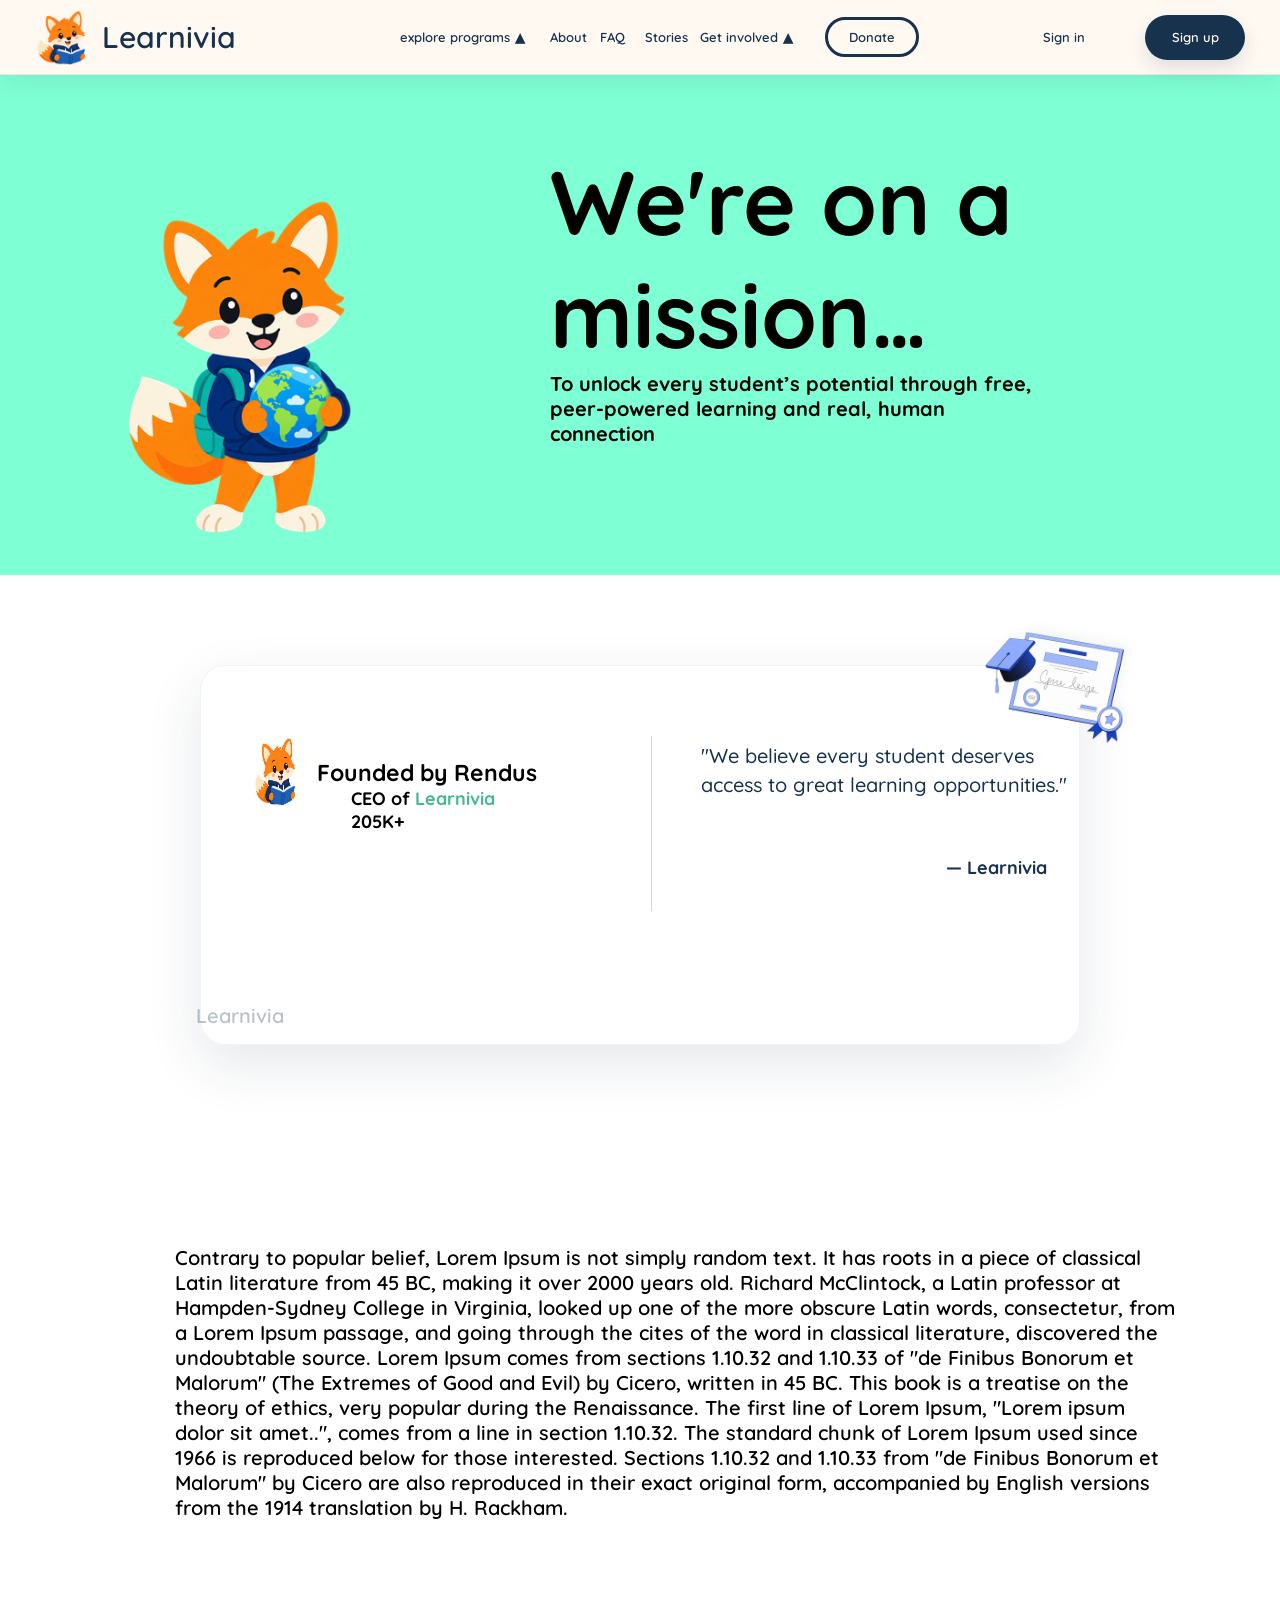
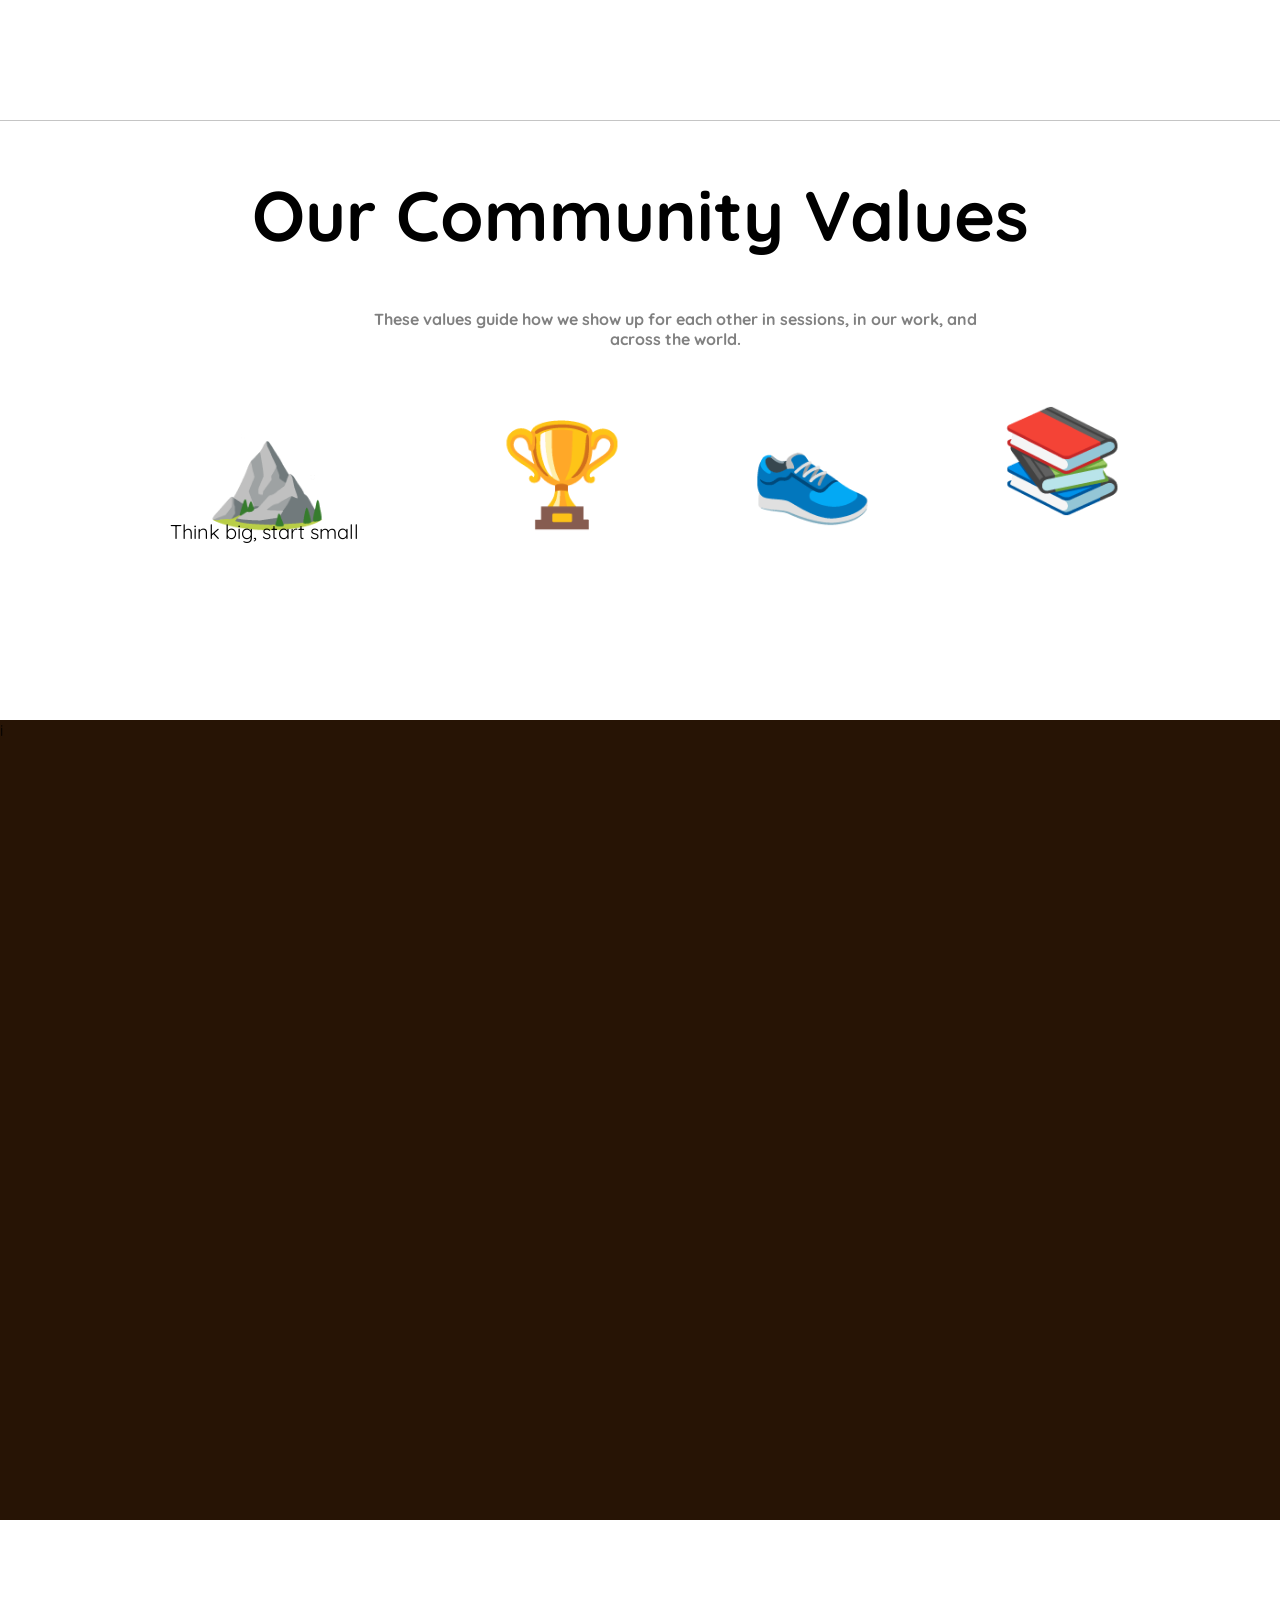
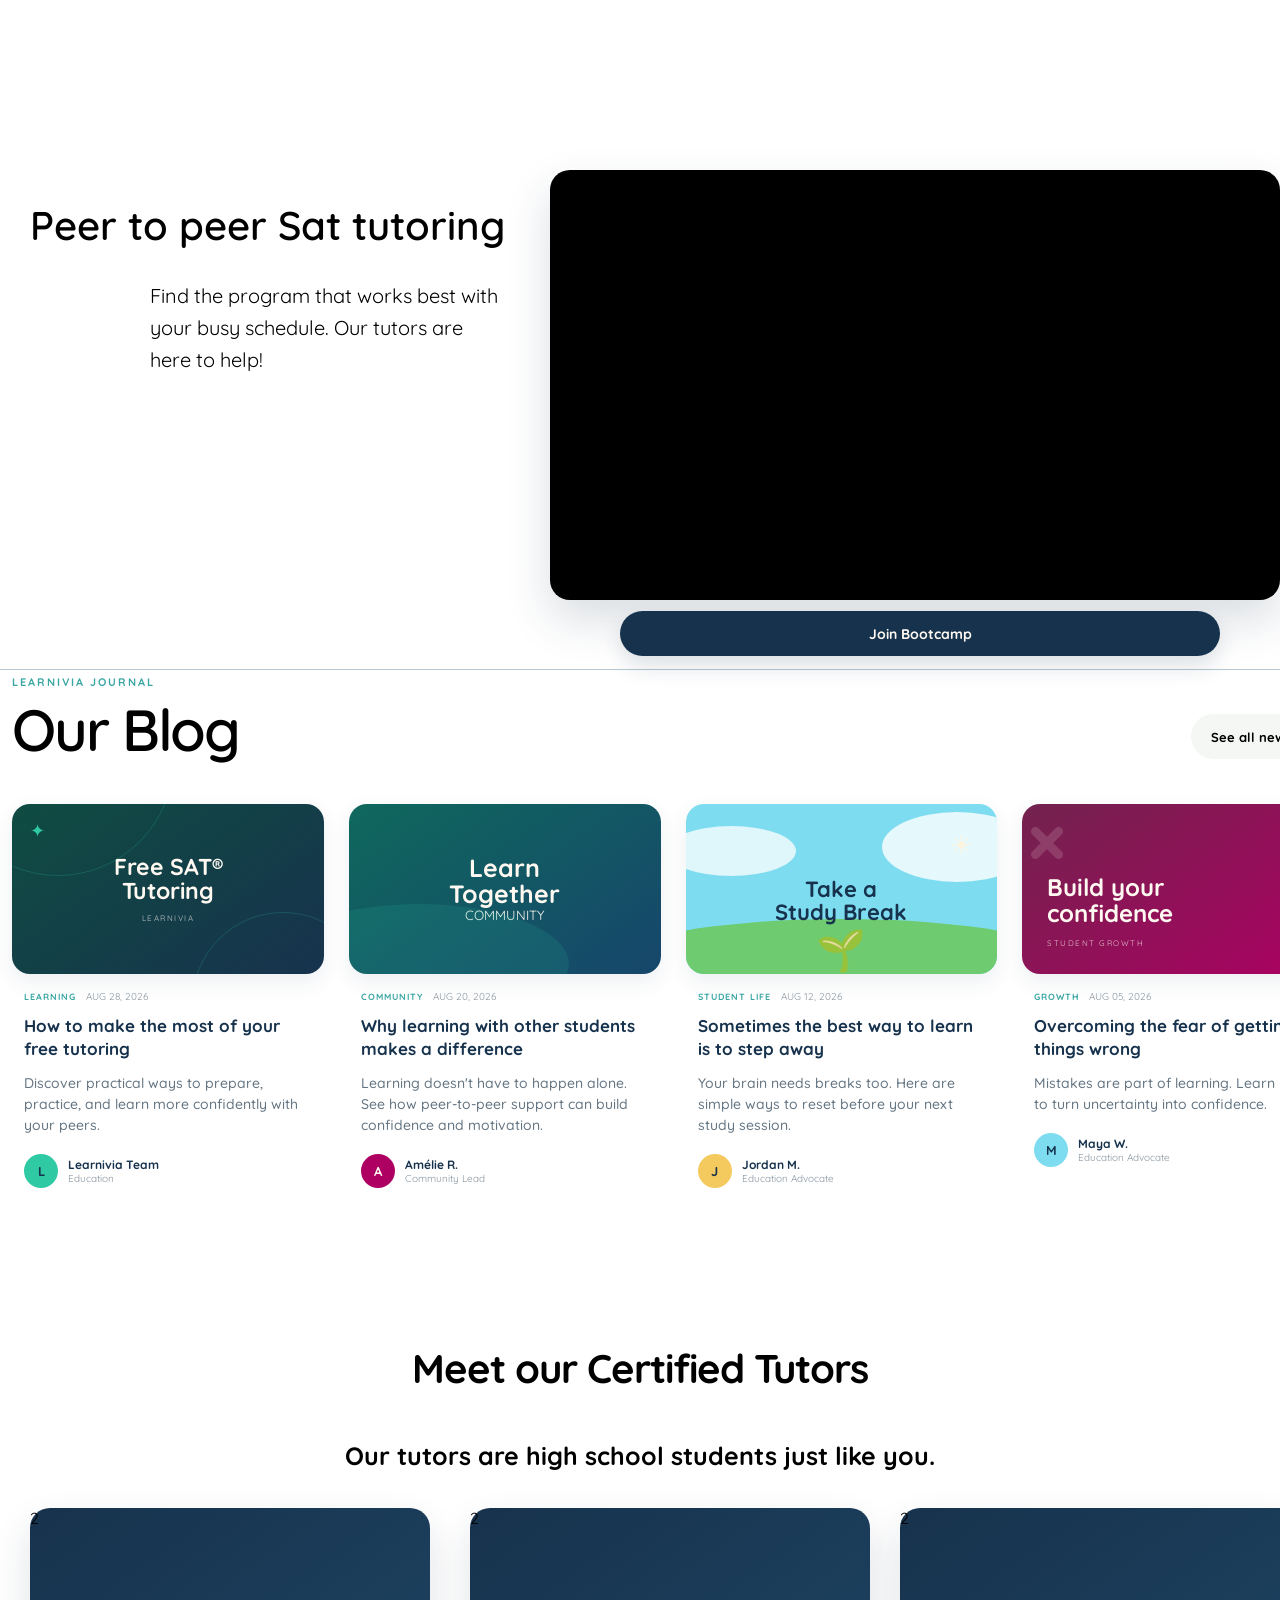
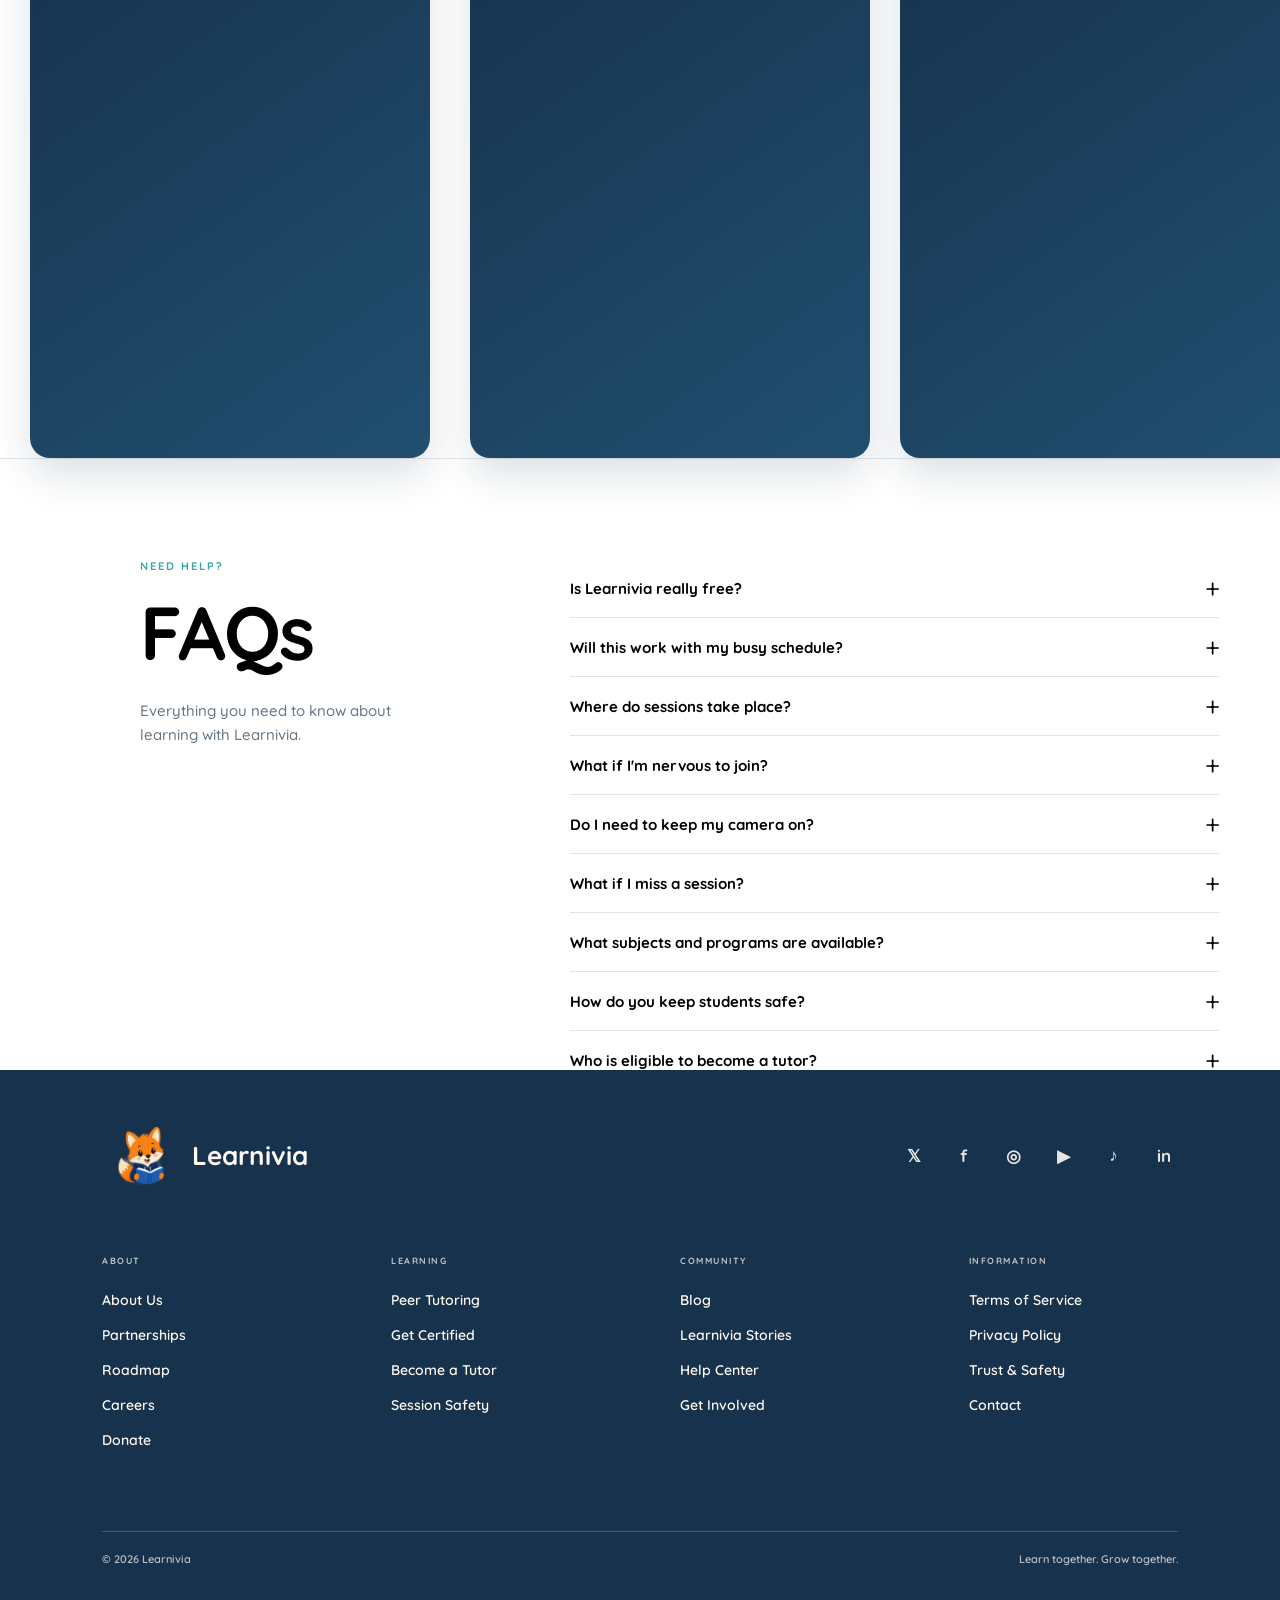
<file: about.html>
<!DOCTYPE html>
<html lang="en">
    <head>
        <meta charset="UTF-8">
        <meta name="viewport" content="width=device-width, initial-scale=1.0">
        <link rel="stylesheet" href="about.css">
        <meta charset="UTF-8">
        <meta name="viewport" content="width=device-width, initial-scale=1.0" >
        <title>
            Learnivia
        </title>
        <link rel="stylesheet" href="style.css" >
        <link rel="preconnect" href="https://fonts.googleapis.com" >
        <link rel="preconnect" href="https://fonts.gstatic.com" >
        <link href="https://fonts.googleapis.com/css2?family=Quicksand:wght@400;500;600;700&display=swap" rel="stylesheet" >
        <title>
            About - Learnivia
        </title>
    </head>
    <body class="page">
        <div class="top">
            <a href="index.html" class="brand" >
                <img class="fox" src="image_1.jpg/fox.jpeg" alt="Learnivia logo" >
                <span class="brand-name">
                    Learnivia
                </span>
            </a>
            <div class="index-1" role="button" tabindex="0" aria-expanded="false" >
                explore programs
                <span class="triangle">
                    &#9652;
                </span>
            </div>
            <a href="about.html" class="about-1" >
                About
            </a>
            <a href="faq.html" class="faq-1" >
                FAQ
            </a>
            <a href="stories.html" class="story-1" >
                Stories
            </a>
            <div class="involve-1" role="button" tabindex="0" aria-expanded="false" >
                Get involved
                <span class="triangle">
                    &#9652;
                </span>
            </div>
            <a href="donate.html" class="donate-1" >
                Donate
            </a>
            <a href="signin.html" class="signin-button" >
                Sign in
            </a>
            <a href="signup.html" class="signup-button" >
                Sign up
            </a>
        </div>
        <div class="explore-menu" aria-hidden="true">
            <div class="explore-menu-content">
                <section class="dropdown-panel explore-programs-panel">
                    <div class="explore-menu-header">
                        <h2>
                            Explore programs
                        </h2>
                        <p>
                            Find the program that's right for you.
                        </p>
                    </div>
                    <div class="explore-menu-list">
                        <a class="explore-item" href="sat-tutoring.html">
                            <h3>
                                Official SAT® Tutoring
                            </h3>
                            <p>
                                Improve your score with our free SAT® Bootcamps in partnership with CollegeBoard
                            </p>
                        </a>
                        <a class="explore-item" href="debate.html">
                            <h3>
                                Dialogues
                            </h3>
                            <p>
                                One-on-one conversations with students around the globe
                            </p>
                        </a>
                        <a class="explore-item" href="workshops.html">
                            <h3>
                                College Admissions Workshops
                            </h3>
                            <p>
                                Navigate the college application process
                            </p>
                        </a>
                        <a class="explore-item" href="peer-tutoring.html">
                            <h3>
                                Homework Help
                            </h3>
                            <p>
                                Get unstuck on any subject, anytime
                            </p>
                        </a>
                    </div>
                </section>
                <div class="get-involved-menu">
                    <section class="dropdown-panel get-involved-panel">
                        <div class="explore-menu-header">
                            <h2>
                                Get involved
                            </h2>
                            <p>
                                Choose how you would like to be part of Learnivia.
                            </p>
                        </div>
                        <div class="explore-menu-list">
                            <a class="explore-item" href="become-tutor.html">
                                <h3>
                                    Become a Tutor
                                </h3>
                                <p>
                                    .Share your knowledge, support other students, and grow as a peer tutor.
                                </p>
                            </a>
                            <a class="explore-item" href="parent.html">
                                <h3>
                                    Parent
                                </h3>
                                <p>
                                    Discover ways to support your student's learning and progress.
                                </p>
                            </a>
                            <a class="explore-item" href="partnerships.html">
                                <h3>
                                    Partnership
                                </h3>
                                <p>
                                    Partner with Learnivia to help create more learning opportunities for students.
                                </p>
                            </a>
                            <a class="explore-item" href="Educator.html">
                                <h3>
                                    Educator
                                </h3>
                                <p>
                                    Share your knowledge, support students, and help create meaningful learning experiences
                                </p>
                            </a>
                        </div>
                    </section>
                </div>
            </div>
        </div>
        <div class="hero">
            <p class="hero-text1">
                We're on a mission…
            </p>
            <p class="hero-text2">
                To unlock every student’s potential through free, peer-powered learning and real, human connection
            </p>
            <img class="globe-fox" src="image_1.jpg/globe-fox.webp">
        </div>
        <div class="creator">
            <img class="diplome" src="image_1.jpg/diplome.png" alt="Diploma" >
            <h1 class="creator_text">
                <img class="creator-profil" src="image_1.jpg/fox.jpeg">
                Founded by Rendus
            </h1>
            <h1 class="creator_text2">
                CEO of
                <span class="creator-text2-1">
                    Learnivia
                </span>
            </h1>
        </h1>
        <h1 class="creator_text3">
            205K+
        </h1>
        <div class="testimonial-line">
        </div>
        <p class="testimonial-text">
            "We believe every student deserves access to great learning opportunities."
        </p>
        <p class="testimonial-author">
            — Learnivia
        </p>
        <p class="testimonial-publication">
            Learnivia
        </p>
    </div>
    <div class="about-main-text">Contrary to popular belief, Lorem Ipsum is not simply random text. It has roots in a piece of classical Latin literature from 45 BC, making it over 2000 years old. Richard McClintock, a Latin professor at Hampden-Sydney College in Virginia, looked up one of the more obscure Latin words, consectetur, from a Lorem Ipsum passage, and going through the cites of the word in classical literature, discovered the undoubtable source. Lorem Ipsum comes from sections 1.10.32 and 1.10.33 of "de Finibus Bonorum et Malorum" (The Extremes of Good and Evil) by Cicero, written in 45 BC. This book is a treatise on the theory of ethics, very popular during the Renaissance. The first line of Lorem Ipsum, "Lorem ipsum dolor sit amet..", comes from a line in section 1.10.32.

The standard chunk of Lorem Ipsum used since 1966 is reproduced below for those interested. Sections 1.10.32 and 1.10.33 from "de Finibus Bonorum et Malorum" by Cicero are also reproduced in their exact original form, accompanied by English versions from the 1914 translation by H. Rackham.</div>
    <div class="values-area">
        <p class="values-text">
            Our Community Values
        </p>
        <p class="values-text2">
            These values guide how we show up for each other in sessions, in our work, and across the world.
        </p>
        <p class="icon1">
            ⛰️
        </p>
        <p class="icon2">
            🏆
        </p>
        <p class="icon3">
            👟
        </p>
        <p class="icon4">
            📚
        </p>
        <P class="values-icon-text1">
            Think big, start small
        </P>
    </div>
    <div class="why">
        i
    </div>
    <img class="book-a2" src="image_1.jpg/book.webp" alt="Book" >
    <div class="peer">
        <div class="the-video">
            <video class="google-meet" src="image_1.jpg/google-meet.mp4" autoplay muted loop playsinline >
            </video>
        </div>
        <div class="the-text">
            <p class="peer-text">
                Peer to peer Sat tutoring
            </p>
            <p class="something-text">
                Find the program that works best with your busy schedule. Our tutors are here to help!
            </p>
            <button class="join-bootcamp">
                Join Bootcamp
            </button>
        </div>
        <div class="why2">
        </div>
        <section class="learnivia-blog">
            <div class="blog-header">
                <div>
                    <span class="section-eyebrow">
                        LEARNIVIA JOURNAL
                    </span>
                    <h2>
                        Our Blog
                    </h2>
                </div>
                <a href="blog.html" class="see-all-news" >
                    See all news
                    <span>
                        ↗
                    </span>
                </a>
            </div>
            <div class="blog-grid">
                <article class="blog-card">
                    <a href="blog-sat.html" class="blog-image">
                        <div class="blog-image-content blog-green">
                            <span class="mini-icon">
                                ✦
                            </span>
                            <strong>
                                Free SAT®
                                <br>
                                Tutoring
                            </strong>
                            <small>
                                LEARNIVIA
                            </small>
                        </div>
                    </a>
                    <div class="blog-meta">
                        <span>
                            LEARNING
                        </span>
                        <time>
                            AUG 28, 2026
                        </time>
                    </div>
                    <h3>
                        How to make the most of your free tutoring
                    </h3>
                    <p>
                        Discover practical ways to prepare, practice, and learn more confidently with your peers.
                    </p>
                    <div class="blog-author">
                        <div class="author-avatar">
                            L
                        </div>
                        <div>
                            <strong>
                                Learnivia Team
                            </strong>
                            <span>
                                Education
                            </span>
                        </div>
                    </div>
                </article>
                <article class="blog-card">
                    <a href="blog-community.html" class="blog-image">
                        <div class="blog-image-content blog-teal">
                            <strong>
                                Learn
                                <br>
                                Together
                            </strong>
                            <small>
                                COMMUNITY
                            </small>
                        </div>
                    </a>
                    <div class="blog-meta">
                        <span>
                            COMMUNITY
                        </span>
                        <time>
                            AUG 20, 2026
                        </time>
                    </div>
                    <h3>
                        Why learning with other students makes a difference
                    </h3>
                    <p>
                        Learning doesn't have to happen alone. See how peer-to-peer support can build confidence and motivation.
                    </p>
                    <div class="blog-author">
                        <div class="author-avatar avatar-raspberry">
                            A
                        </div>
                        <div>
                            <strong>
                                Amélie R.
                            </strong>
                            <span>
                                Community Lead
                            </span>
                        </div>
                    </div>
                </article>
                <article class="blog-card">
                    <a href="blog-study.html" class="blog-image">
                        <div class="blog-image-content blog-sky">
                            <div class="sun">
                                ☀
                            </div>
                            <div class="hill">
                                🌱
                            </div>
                            <strong class="study-title">
                                Take a
                                <br>
                                Study Break
                            </strong>
                        </div>
                    </a>
                    <div class="blog-meta">
                        <span>
                            STUDENT LIFE
                        </span>
                        <time>
                            AUG 12, 2026
                        </time>
                    </div>
                    <h3>
                        Sometimes the best way to learn is to step away
                    </h3>
                    <p>
                        Your brain needs breaks too. Here are simple ways to reset before your next study session.
                    </p>
                    <div class="blog-author">
                        <div class="author-avatar avatar-yellow">
                            J
                        </div>
                        <div>
                            <strong>
                                Jordan M.
                            </strong>
                            <span>
                                Education Advocate
                            </span>
                        </div>
                    </div>
                </article>
                <article class="blog-card">
                    <a href="blog-confidence.html" class="blog-image">
                        <div class="blog-image-content blog-raspberry">
                            <span class="big-x">
                                ×
                            </span>
                            <span class="percentage">
                                %
                            </span>
                            <strong>
                                Build your
                                <br>
                                confidence
                            </strong>
                            <small>
                                STUDENT GROWTH
                            </small>
                        </div>
                    </a>
                    <div class="blog-meta">
                        <span>
                            GROWTH
                        </span>
                        <time>
                            AUG 05, 2026
                        </time>
                    </div>
                    <h3>
                        Overcoming the fear of getting things wrong
                    </h3>
                    <p>
                        Mistakes are part of learning. Learn how to turn uncertainty into confidence.
                    </p>
                    <div class="blog-author">
                        <div class="author-avatar avatar-blue">
                            M
                        </div>
                        <div>
                            <strong>
                                Maya W.
                            </strong>
                            <span>
                                Education Advocate
                            </span>
                        </div>
                    </div>
                </article>
            </div>
        </section>
        <p class="meet">
            Meet our Certified Tutors
        </p>
        <p class="tutor">
            Our tutors are high school students just like you.
        </p>
        <div class="student-video">
            2
        </div>
        <div class="student-video2">
            2
        </div>
        <div class="student-video3">
            2
        </div>
        <section class="learnivia-faq">
            <div class="faq-inner">
                <div class="faq-heading">
                    <span class="section-eyebrow">
                        NEED HELP?
                    </span>
                    <h2>
                        FAQs
                    </h2>
                    <p>
                        Everything you need to know about learning with Learnivia.
                    </p>
                </div>
                <div class="faq-list">
                    <div class="faq-item">
                        <button class="faq-question">
                            <span>
                                Is Learnivia really free?
                            </span>
                            <span class="faq-plus">
                                +
                            </span>
                        </button>
                        <div class="faq-answer">
                            <p>
                                Yes. Learnivia is designed to make quality learning opportunities accessible to students.
                            </p>
                        </div>
                    </div>
                    <div class="faq-item">
                        <button class="faq-question">
                            <span>
                                Will this work with my busy schedule?
                            </span>
                            <span class="faq-plus">
                                +
                            </span>
                        </button>
                        <div class="faq-answer">
                            <p>
                                Our programs are designed to give students flexibility so they can learn without putting unnecessary pressure on their schedule.
                            </p>
                        </div>
                    </div>
                    <div class="faq-item">
                        <button class="faq-question">
                            <span>
                                Where do sessions take place?
                            </span>
                            <span class="faq-plus">
                                +
                            </span>
                        </button>
                        <div class="faq-answer">
                            <p>
                                Sessions take place online, making it possible for students to connect and learn from wherever they are.
                            </p>
                        </div>
                    </div>
                    <div class="faq-item">
                        <button class="faq-question">
                            <span>
                                What if I'm nervous to join?
                            </span>
                            <span class="faq-plus">
                                +
                            </span>
                        </button>
                        <div class="faq-answer">
                            <p>
                                That's completely normal. Learnivia is built around a welcoming student community where you can learn at your own pace.
                            </p>
                        </div>
                    </div>
                    <div class="faq-item">
                        <button class="faq-question">
                            <span>
                                Do I need to keep my camera on?
                            </span>
                            <span class="faq-plus">
                                +
                            </span>
                        </button>
                        <div class="faq-answer">
                            <p>
                                Camera requirements can depend on the specific session. Check the session details before joining.
                            </p>
                        </div>
                    </div>
                    <div class="faq-item">
                        <button class="faq-question">
                            <span>
                                What if I miss a session?
                            </span>
                            <span class="faq-plus">
                                +
                            </span>
                        </button>
                        <div class="faq-answer">
                            <p>
                                Missing a session doesn't mean missing your opportunity to learn. You can simply join another available session.
                            </p>
                        </div>
                    </div>
                    <div class="faq-item">
                        <button class="faq-question">
                            <span>
                                What subjects and programs are available?
                            </span>
                            <span class="faq-plus">
                                +
                            </span>
                        </button>
                        <div class="faq-answer">
                            <p>
                                Learnivia offers academic tutoring, workshops, peer learning, and programs designed to help students grow.
                            </p>
                        </div>
                    </div>
                    <div class="faq-item">
                        <button class="faq-question">
                            <span>
                                How do you keep students safe?
                            </span>
                            <span class="faq-plus">
                                +
                            </span>
                        </button>
                        <div class="faq-answer">
                            <p>
                                Student safety is an important part of the Learnivia community. Programs should follow clear community and session guidelines.
                            </p>
                        </div>
                    </div>
                    <div class="faq-item">
                        <button class="faq-question">
                            <span>
                                Who is eligible to become a tutor?
                            </span>
                            <span class="faq-plus">
                                +
                            </span>
                        </button>
                        <div class="faq-answer">
                            <p>
                                Students who meet Learnivia's tutoring requirements can apply to become peer tutors.
                            </p>
                        </div>
                    </div>
                    <div class="faq-item">
                    </div>
                </div>
            </div>
        </section>
    </div>
    <div class="footer">
        <footer class="learnivia-footer">
            <div class="footer-top">
                <a href="index.html" class="footer-logo" >
                    <img src="image_1.jpg/fox.jpeg" alt="Learnivia" >
                    <span>
                        Learnivia
                    </span>
                </a>
                <div class="social-links">
                    <a href="#" aria-label="Twitter">
                        𝕏
                    </a>
                    <a href="#" aria-label="Facebook">
                        f
                    </a>
                    <a href="#" aria-label="Instagram">
                        ◎
                    </a>
                    <a href="#" aria-label="YouTube">
                        ▶
                    </a>
                    <a href="#" aria-label="TikTok">
                        ♪
                    </a>
                    <a href="#" aria-label="LinkedIn">
                        in
                    </a>
                </div>
            </div>
            <div class="footer-columns">
                <div class="footer-column">
                    <span class="footer-column-title">
                        ABOUT
                    </span>
                    <a href="about.html">
                        About Us
                    </a>
                    <a href="partnerships.html">
                        Partnerships
                    </a>
                    <a href="roadmap.html">
                        Roadmap
                    </a>
                    <a href="careers.html">
                        Careers
                    </a>
                    <a href="donate.html">
                        Donate
                    </a>
                </div>
                <div class="footer-column">
                    <span class="footer-column-title">
                        LEARNING
                    </span>
                    <a href="peer-tutoring.html">
                        Peer Tutoring
                    </a>
                    <a href="certification.html">
                        Get Certified
                    </a>
                    <a href="become-tutor.html">
                        Become a Tutor
                    </a>
                    <a href="safety.html">
                        Session Safety
                    </a>
                </div>
                <div class="footer-column">
                    <span class="footer-column-title">
                        COMMUNITY
                    </span>
                    <a href="blog.html">
                        Blog
                    </a>
                    <a href="story.html">
                        Learnivia Stories
                    </a>
                    <a href="help.html">
                        Help Center
                    </a>
                    <a href="get-involved.html">
                        Get Involved
                    </a>
                </div>
                <div class="footer-column">
                    <span class="footer-column-title">
                        INFORMATION
                    </span>
                    <a href="terms.html">
                        Terms of Service
                    </a>
                    <a href="privacy.html">
                        Privacy Policy
                    </a>
                    <a href="safety.html">
                        Trust & Safety
                    </a>
                    <a href="contact.html">
                        Contact
                    </a>
                </div>
            </div>
            <div class="footer-bottom">
                <span>
                    © 2026 Learnivia
                </span>
                <span>
                    Learn together. Grow together.
                </span>
            </div>
        </footer>
    </div>
    <script>
        const menu = document.querySelector(".explore-menu");
        const nav = document.querySelector(".top");
        const dropdowns = document.querySelectorAll(".index-1, .involve-1");
        const panels = {
        "index-1": document.querySelector(".explore-programs-panel"),
        "involve-1": document.querySelector(".get-involved-panel")
        };
        function closeDropdowns() {
        dropdowns.forEach(item => {
        item.classList.remove("open");
        item.setAttribute("aria-expanded", "false");
        });
        Object.values(panels).forEach(panel => panel?.classList.remove("active"));
        menu.classList.remove("open");
        nav.classList.remove("dropdown-open");
        menu.setAttribute("aria-hidden", "true");
        }
        function toggleDropdown(button) {
        const isOpen = button.classList.contains("open");
        closeDropdowns();
        if (isOpen) return;
        button.classList.add("open");
        button.setAttribute("aria-expanded", "true");
        panels[button.classList[0]]?.classList.add("active");
        menu.classList.add("open");
        nav.classList.add("dropdown-open");
        menu.setAttribute("aria-hidden", "false");
        }
        dropdowns.forEach(button => {
        button.addEventListener("click", event => {
        event.stopPropagation();
        toggleDropdown(button);
        });
        button.addEventListener("keydown", event => {
        if (event.key === "Enter" || event.key === " ") {
        event.preventDefault();
        toggleDropdown(button);
        }
        });
        });
        document.addEventListener("click", event => {
        if (!event.target.closest(".top") && !event.target.closest(".explore-menu")) closeDropdowns();
        });
    </script>
    <script>
        document.querySelectorAll(".faq-question").forEach(
        (button) => {
        button.addEventListener(
        "click",
        () => {
        const item =
        button.closest(".faq-item");
        const wasOpen =
        item.classList.contains("active");
        document
        .querySelectorAll(".faq-item")
        .forEach(
        (otherItem) => {
        otherItem.classList.remove(
        "active"
        );
        }
        );
        if (!wasOpen) {
        item.classList.add(
        "active"
        );
        }
        }
        );
        }
        );
    </script>
</body>
</html>
</file>
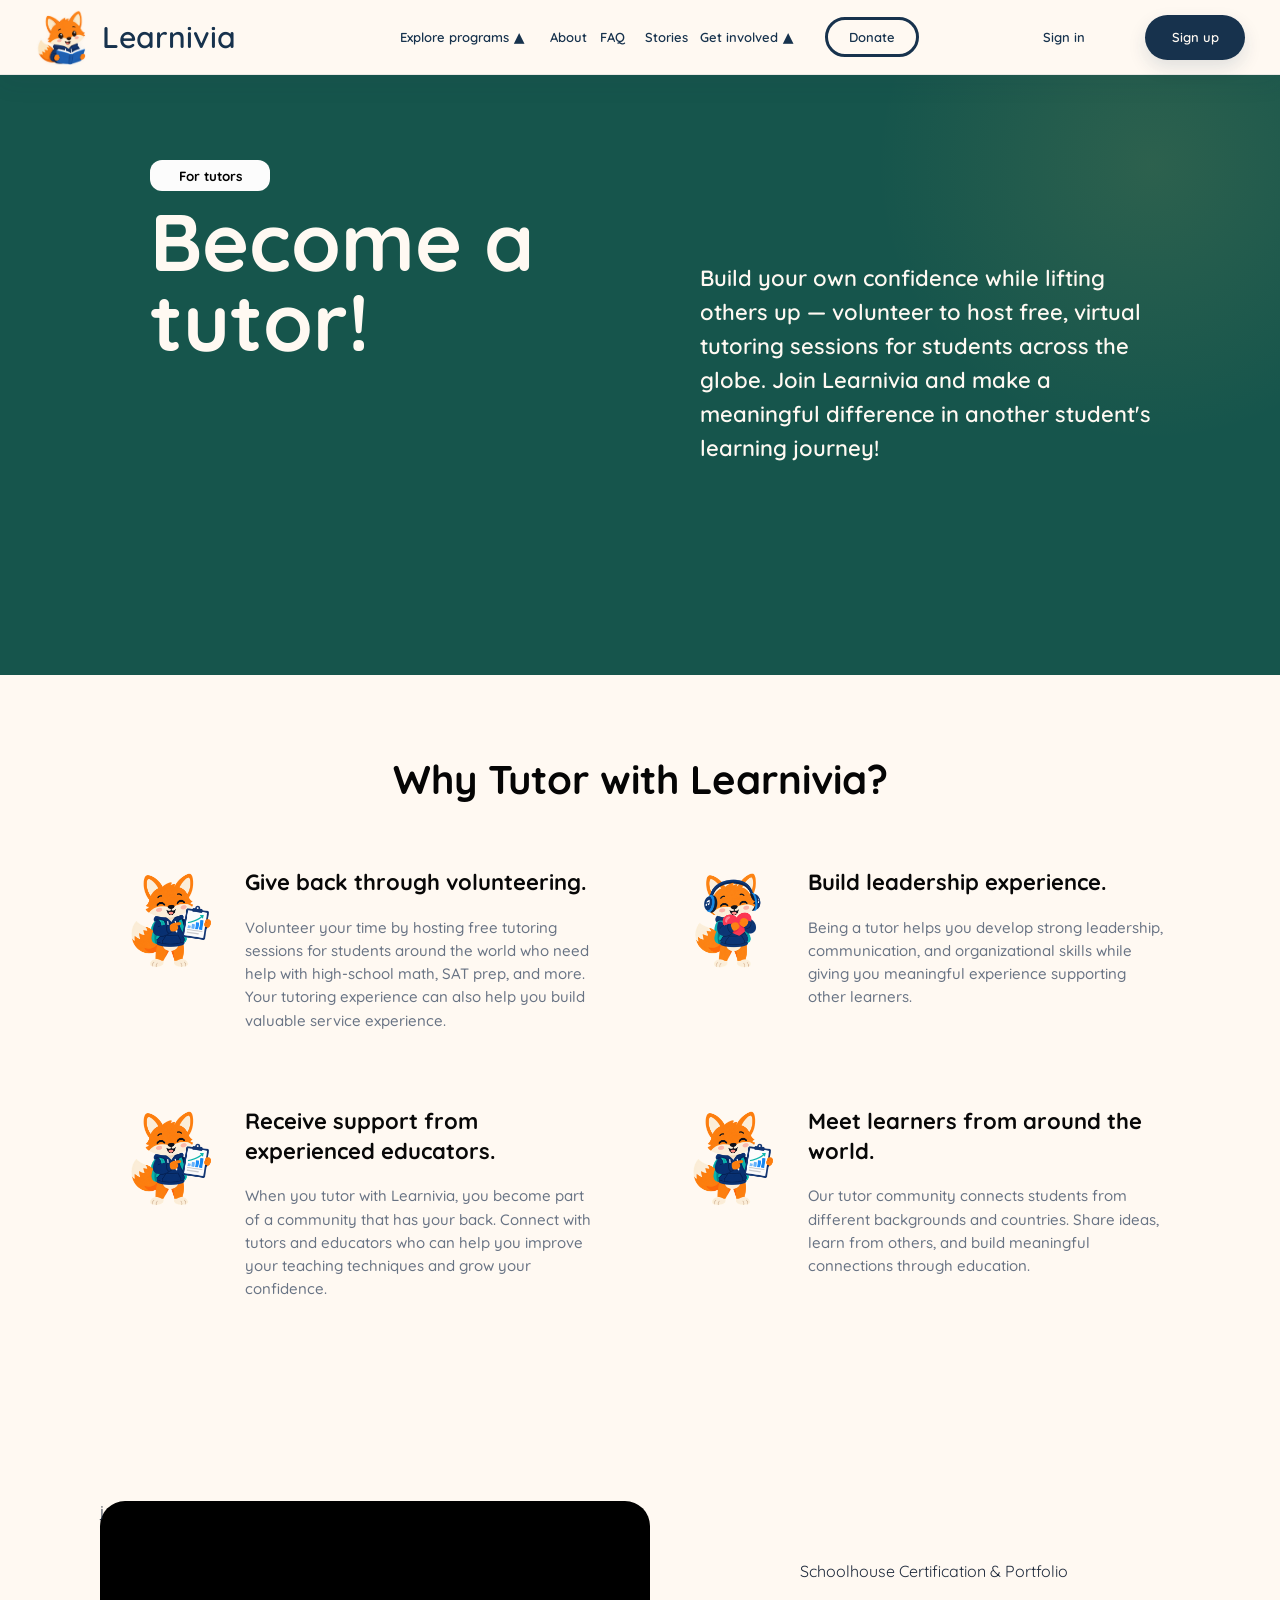
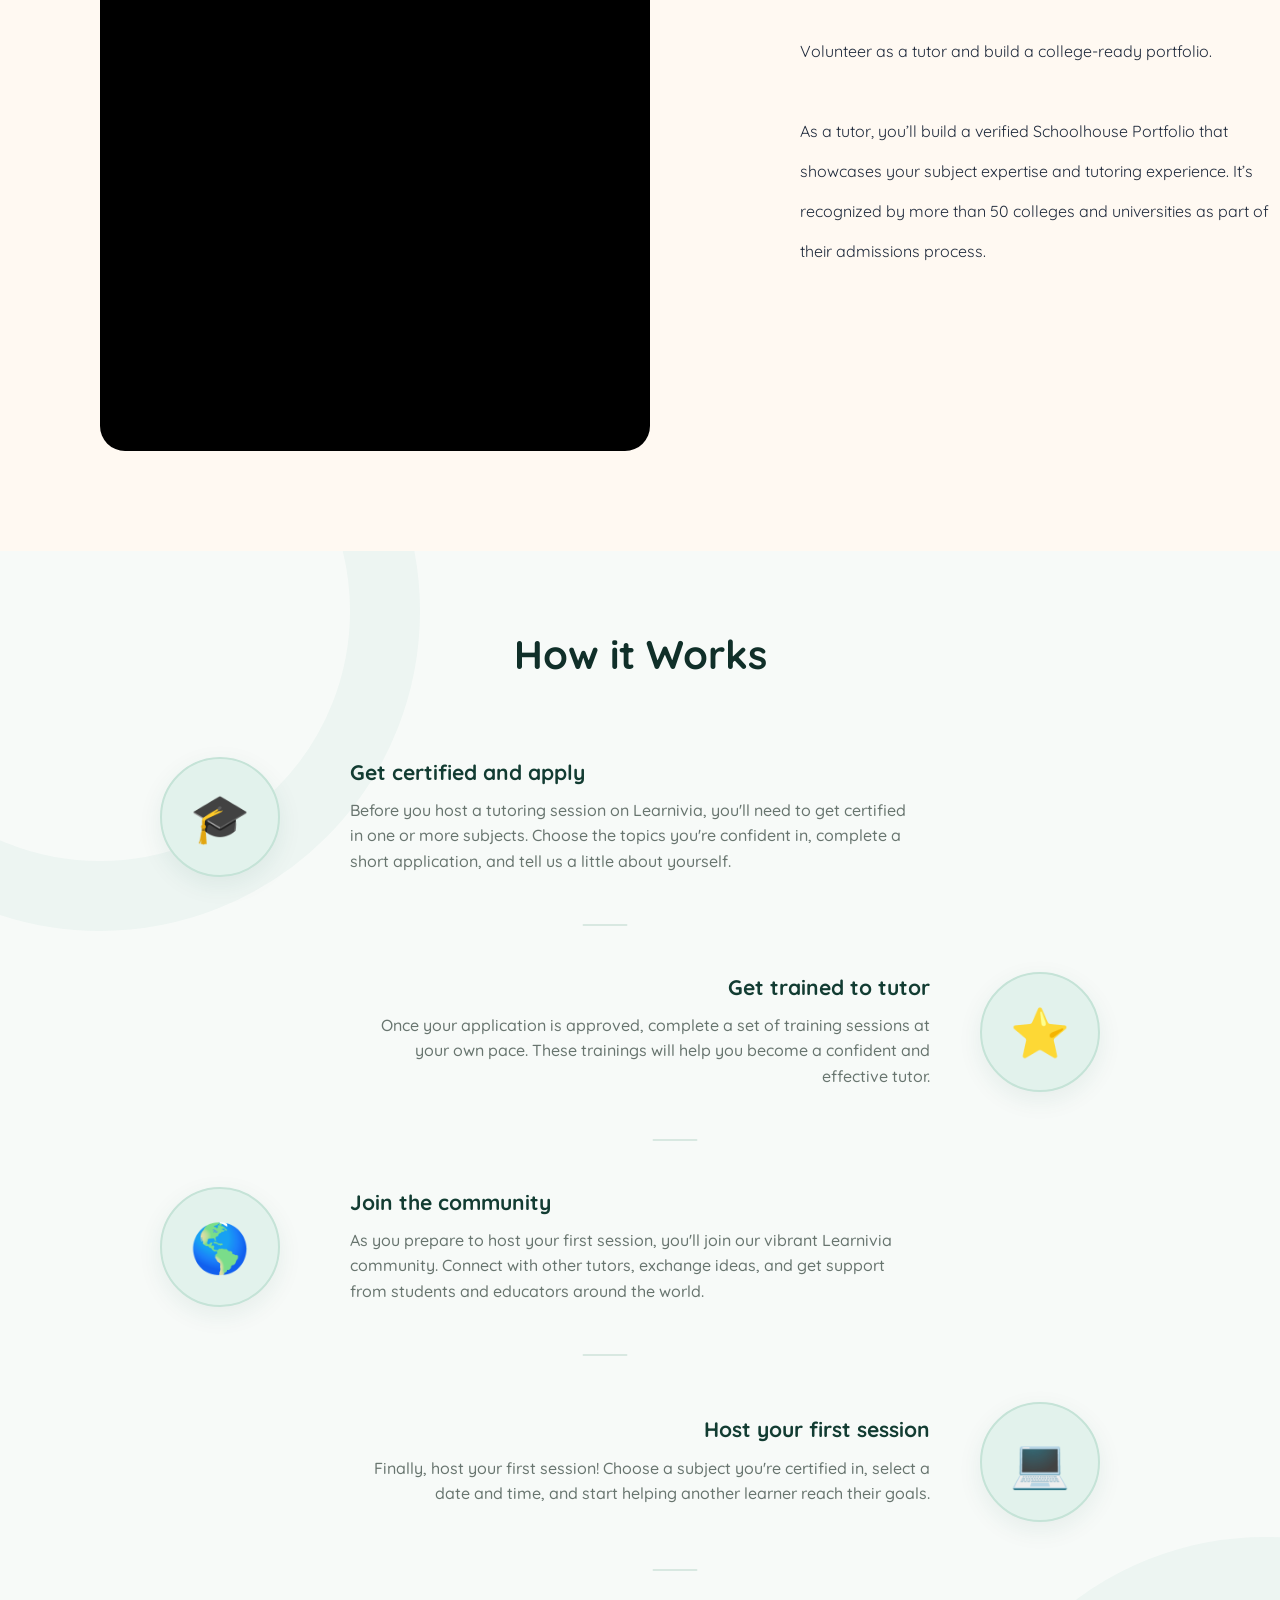
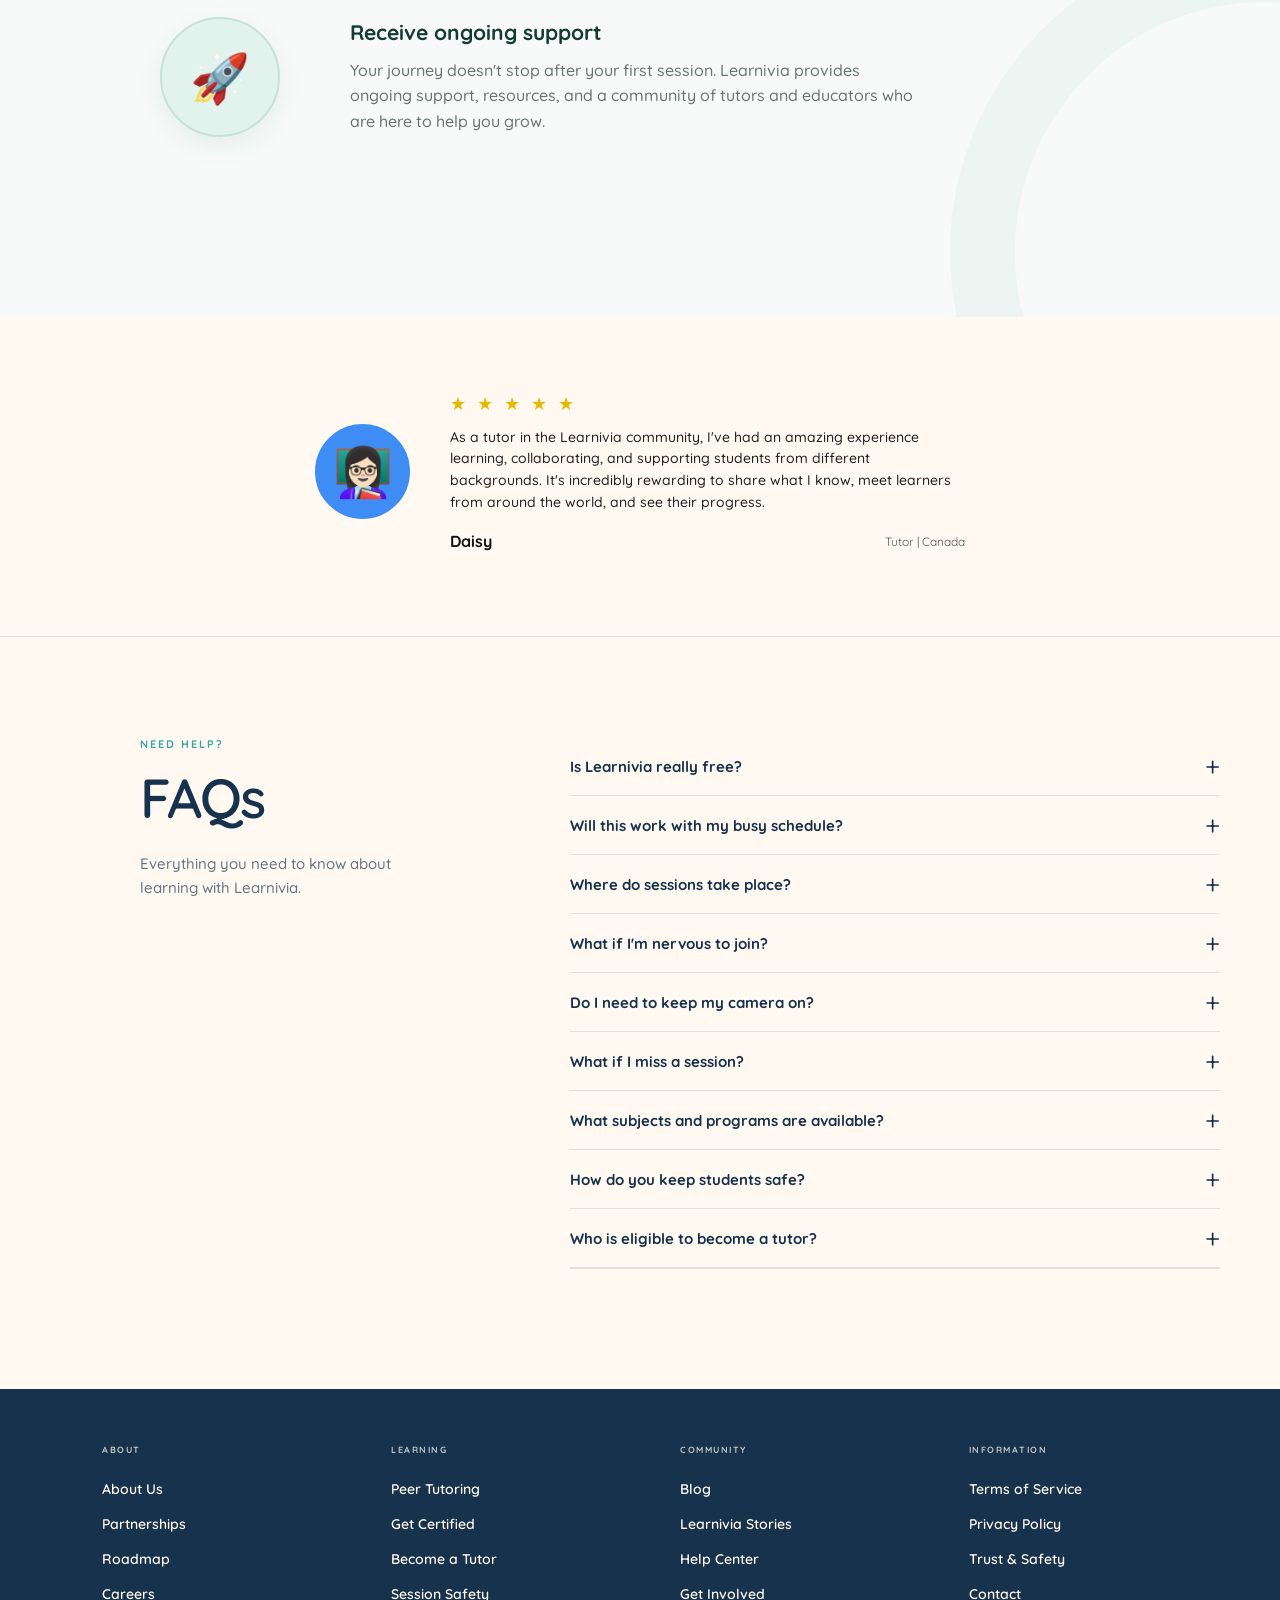
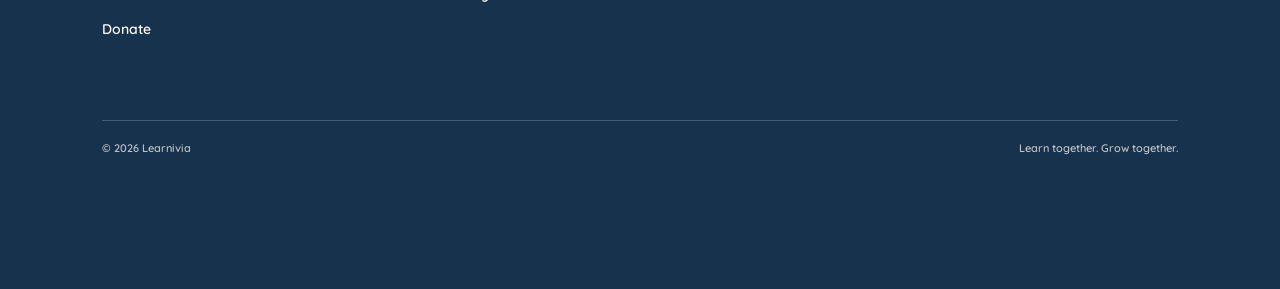
<file: become-tutor.html>
<!DOCTYPE html>
<html lang="en">

<head>
    <meta charset="UTF-8">
    <meta name="viewport" content="width=device-width, initial-scale=1.0">

    <title>Become a Tutor - Learnivia</title>

    <link rel="stylesheet" href="style.css">
    <link rel="stylesheet" href="become-tutor.css">

    <link rel="preconnect" href="https://fonts.googleapis.com">
    <link rel="preconnect" href="https://fonts.gstatic.com" crossorigin>

    <link
        href="https://fonts.googleapis.com/css2?family=Quicksand:wght@400;500;600;700&display=swap"
        rel="stylesheet"
    >
</head>

<body class="page">

<!-- ============================= -->
<!-- NAVBAR -->
<!-- ============================= -->

<div class="top">

    <a href="index.html" class="brand">

        <img
            class="fox"
            src="image_1.jpg/fox.jpeg"
            alt="Learnivia logo"
        >

        <span class="brand-name">Learnivia</span>

    </a>


    <div
        class="index-1"
        role="button"
        tabindex="0"
        aria-expanded="false"
    >
        Explore programs

        <span class="triangle">
            &#9652;
        </span>
    </div>


    <a href="about.html" class="about-1">
        About
    </a>


    <a href="faq.html" class="faq-1">
        FAQ
    </a>


    <a href="stories.html" class="story-1">
        Stories
    </a>


    <div
        class="involve-1"
        role="button"
        tabindex="0"
        aria-expanded="false"
    >
        Get involved

        <span class="triangle">
            &#9652;
        </span>
    </div>


    <a href="donate.html" class="donate-1">
        Donate
    </a>


    <a href="signin.html" class="signin-button">
        Sign in
    </a>


    <a href="signup.html" class="signup-button">
        Sign up
    </a>

</div>


<!-- ============================= -->
<!-- EXPLORE MENU -->
<!-- ============================= -->

<div class="explore-menu" aria-hidden="true">

    <div class="explore-menu-content">

        <!-- EXPLORE PROGRAMS -->

        <section class="dropdown-panel explore-programs-panel">

            <div class="explore-menu-header">

                <h2>
                    Explore programs
                </h2>

                <p>
                    Find the program that's right for you.
                </p>

            </div>


            <div class="explore-menu-list">

                <a
                    class="explore-item"
                    href="sat-tutoring.html"
                >
                    <h3>
                        Official SAT® Tutoring
                    </h3>

                    <p>
                        Improve your score with our free SAT® Bootcamps
                        in partnership with CollegeBoard.
                    </p>
                </a>


                <a
                    class="explore-item"
                    href="debate.html"
                >
                    <h3>
                        Dialogues
                    </h3>

                    <p>
                        One-on-one conversations with students around
                        the globe.
                    </p>
                </a>


                <a
                    class="explore-item"
                    href="workshops.html"
                >
                    <h3>
                        College Admissions Workshops
                    </h3>

                    <p>
                        Navigate the college application process.
                    </p>
                </a>


                <a
                    class="explore-item"
                    href="peer-tutoring.html"
                >
                    <h3>
                        Homework Help
                    </h3>

                    <p>
                        Get unstuck on any subject, anytime.
                    </p>
                </a>

            </div>

        </section>


        <!-- GET INVOLVED -->

        <div class="get-involved-menu">

            <section class="dropdown-panel get-involved-panel">

                <div class="explore-menu-header">

                    <h2>
                        Get involved
                    </h2>

                    <p>
                        Choose how you would like to be part of Learnivia.
                    </p>

                </div>


                <div class="explore-menu-list">

                    <a
                        class="explore-item"
                        href="become-tutor.html"
                    >
                        <h3>
                            Become a Tutor
                        </h3>

                        <p>
                            Share your knowledge, support other students,
                            and grow as a peer tutor.
                        </p>
                    </a>


                    <a
                        class="explore-item"
                        href="parent.html"
                    >
                        <h3>
                            Parent
                        </h3>

                        <p>
                            Discover ways to support your student's
                            learning and progress.
                        </p>
                    </a>


                    <a
                        class="explore-item"
                        href="partnerships.html"
                    >
                        <h3>
                            Partnership
                        </h3>

                        <p>
                            Partner with Learnivia to help create more
                            learning opportunities for students.
                        </p>
                    </a>


                    <a
                        class="explore-item"
                        href="Educator.html"
                    >
                        <h3>
                            Educator
                        </h3>

                        <p>
                            Share your knowledge, support students,
                            and help create meaningful learning experiences.
                        </p>
                    </a>

                </div>

            </section>

        </div>

    </div>

</div>


<!-- ============================= -->
<!-- TUTOR HERO -->
<!-- ============================= -->

<section class="tutor-hero">

    <button class="tutor-note">
        For tutors
    </button>


    <div class="become-a-tutor-text">
        Become a tutor!
    </div>


    <div class="become-a-tutor-text2">
        Build your own confidence while lifting others up —
        volunteer to host free, virtual tutoring sessions for
        students across the globe. Join Learnivia and make a
        meaningful difference in another student's learning journey!
    </div>

</section>


<!-- ============================= -->
<!-- WHY TUTOR -->
<!-- ============================= -->

<section class="why-tutor">

    <h2>
        Why Tutor with Learnivia?
    </h2>


    <div class="why-tutor-grid">


        <!-- CARD 1 -->

        <div class="why-tutor-card">

            <div class="why-tutor-icon">
                <img class="grow-fox" src="image_1.jpg/grow.webp"alt="Icon">
            </div>


            <div class="why-tutor-info">

                <h3>
                    Give back through volunteering.
                </h3>

                <p>
                    Volunteer your time by hosting free tutoring sessions
                    for students around the world who need help with
                    high-school math, SAT prep, and more. Your tutoring
                    experience can also help you build valuable service
                    experience.
                </p>

            </div>

        </div>


        <!-- CARD 2 -->

        <div class="why-tutor-card">

            <div class="why-tutor-icon">
            <img class="grow-fox" src="image_1.jpg/love.webp"alt="Icon">
            </div>


            <div class="why-tutor-info">

                <h3>
                    Build leadership experience.
                </h3>

                <p>
                    Being a tutor helps you develop strong leadership,
                    communication, and organizational skills while
                    giving you meaningful experience supporting other
                    learners.
                </p>

            </div>

        </div>


        <!-- CARD 3 -->

        <div class="why-tutor-card">

            <div class="why-tutor-icon">
                <img class="grow-fox" src="image_1.jpg/grow.webp"alt="Icon">
            </div>


            <div class="why-tutor-info">

                <h3>
                    Receive support from experienced educators.
                </h3>

                <p>
                    When you tutor with Learnivia, you become part of a
                    community that has your back. Connect with tutors
                    and educators who can help you improve your teaching
                    techniques and grow your confidence.
                </p>

            </div>

        </div>


        <!-- CARD 4 -->

        <div class="why-tutor-card">

            <div class="why-tutor-icon">
               <img class="grow-fox" src="image_1.jpg/grow.webp"alt="Icon">
            </div>


            <div class="why-tutor-info">

                <h3>
                    Meet learners from around the world.
                </h3>

                <p>
                    Our tutor community connects students from different
                    backgrounds and countries. Share ideas, learn from
                    others, and build meaningful connections through
                    education.
                </p>

            </div>

        </div>

    </div>

</section>

<div class="certification-image">j</div>

<div class="certification">
Schoolhouse Certification & Portfolio<br><br>
Volunteer as a tutor and build a college-ready portfolio.<br><br>
As a tutor, you’ll build a verified Schoolhouse Portfolio that showcases your subject expertise and tutoring experience. It’s recognized by more than 50 colleges and universities as part of their admissions process.
</div>

<!-- ============================= -->
<!-- HOW IT WORKS -->
<!-- ============================= -->

<section class="how-it-works-tutor">

    <h2>
        How it Works
    </h2>


    <!-- STEP 1 -->

    <div class="how-step-tutor step-left-tutor">

        <div class="how-image-tutor">

            <div class="illustration-circle-tutor">
                🎓
            </div>

        </div>


        <div class="how-text-tutor">

            <h3>
                Get certified and apply
            </h3>

            <p>
                Before you host a tutoring session on Learnivia,
                you'll need to get certified in one or more subjects.
                Choose the topics you're confident in, complete a
                short application, and tell us a little about yourself.
            </p>

        </div>

    </div>


    <!-- STEP 2 -->

    <div class="how-step-tutor step-right-tutor">

        <div class="how-text-tutor">

            <h3>
                Get trained to tutor
            </h3>

            <p>
                Once your application is approved, complete a set of
                training sessions at your own pace. These trainings
                will help you become a confident and effective tutor.
            </p>

        </div>


        <div class="how-image-tutor">

            <div class="illustration-circle-tutor">
                ⭐
            </div>

        </div>

    </div>


    <!-- STEP 3 -->

    <div class="how-step-tutor step-left-tutor">

        <div class="how-image-tutor">

            <div class="illustration-circle-tutor">
                🌎
            </div>

        </div>


        <div class="how-text-tutor">

            <h3>
                Join the community
            </h3>

            <p>
                As you prepare to host your first session, you'll join
                our vibrant Learnivia community. Connect with other
                tutors, exchange ideas, and get support from students
                and educators around the world.
            </p>

        </div>

    </div>


    <!-- STEP 4 -->

    <div class="how-step-tutor step-right-tutor">

        <div class="how-text-tutor">

            <h3>
                Host your first session
            </h3>

            <p>
                Finally, host your first session! Choose a subject
                you're certified in, select a date and time, and
                start helping another learner reach their goals.
            </p>

        </div>


        <div class="how-image-tutor">

            <div class="illustration-circle-tutor">
                💻
            </div>

        </div>

    </div>


    <!-- STEP 5 -->

    <div class="how-step-tutor step-left-tutor">

        <div class="how-image-tutor">

            <div class="illustration-circle-tutor">
                🚀
            </div>

        </div>


        <div class="how-text-tutor">

            <h3>
                Receive ongoing support
            </h3>

            <p>
                Your journey doesn't stop after your first session.
                Learnivia provides ongoing support, resources, and
                a community of tutors and educators who are here
                to help you grow.
            </p>

        </div>

    </div>

</section>


<!-- ============================= -->
<!-- TESTIMONIAL -->
<!-- ============================= -->

<section class="tutor-testimonial">

    <div class="testimonial-content-tutor">


        <div class="testimonial-avatar-tutor">
            👩🏻‍🏫
        </div>


        <div class="testimonial-body-tutor">

            <div class="stars-tutor">
                ★ ★ ★ ★ ★
            </div>


            <p class="testimonial-text-tutor">
                As a tutor in the Learnivia community, I've had an
                amazing experience learning, collaborating, and
                supporting students from different backgrounds.
                It's incredibly rewarding to share what I know,
                meet learners from around the world, and see their
                progress.
            </p>


            <div class="testimonial-bottom-tutor">

                <strong>
                    Daisy
                </strong>

                <span>
                    Tutor | Canada
                </span>

            </div>

        </div>

    </div>

</section>


<section class="learnivia-faq">
    <div class="faq-inner">
        <div class="faq-heading">
            <span class="section-eyebrow">
                NEED HELP?
            </span>
            <h2>
                FAQs
            </h2>
            <p>
                Everything you need to know about
                learning with Learnivia.
            </p>
        </div>
        <div class="faq-list">
            <div class="faq-item">
                <button class="faq-question">
                    <span>
                        Is Learnivia really free?
                    </span>
                    <span class="faq-plus">
                        +
                    </span>
                </button>
                <div class="faq-answer">
                    <p>
                        Yes. Learnivia is designed to make
                        quality learning opportunities
                        accessible to students.
                    </p>
                </div>
            </div>
            <div class="faq-item">
                <button class="faq-question">
                    <span>
                        Will this work with my busy schedule?
                    </span>
                    <span class="faq-plus">
                        +
                    </span>
                </button>
                <div class="faq-answer">
                    <p>
                        Our programs are designed to give
                        students flexibility so they can learn
                        without putting unnecessary pressure
                        on their schedule.
                    </p>
                </div>
            </div>
            <div class="faq-item">
                <button class="faq-question">
                    <span>
                        Where do sessions take place?
                    </span>
                    <span class="faq-plus">
                        +
                    </span>
                </button>
                <div class="faq-answer">
                    <p>
                        Sessions take place online, making it
                        possible for students to connect and
                        learn from wherever they are.
                    </p>
                </div>
            </div>
            <div class="faq-item">
                <button class="faq-question">
                    <span>
                        What if I'm nervous to join?
                    </span>
                    <span class="faq-plus">
                        +
                    </span>
                </button>
                <div class="faq-answer">
                    <p>
                        That's completely normal. Learnivia
                        is built around a welcoming student
                        community where you can learn at your
                        own pace.
                    </p>
                </div>
            </div>
            <div class="faq-item">
                <button class="faq-question">
                    <span>
                        Do I need to keep my camera on?
                    </span>
                    <span class="faq-plus">
                        +
                    </span>
                </button>
                <div class="faq-answer">
                    <p>
                        Camera requirements can depend on
                        the specific session. Check the
                        session details before joining.
                    </p>
                </div>
            </div>
            <div class="faq-item">
                <button class="faq-question">
                    <span>
                        What if I miss a session?
                    </span>
                    <span class="faq-plus">
                        +
                    </span>
                </button>
                <div class="faq-answer">
                    <p>
                        Missing a session doesn't mean
                        missing your opportunity to learn.
                        You can simply join another available
                        session.
                    </p>
                </div>
            </div>
            <div class="faq-item">
                <button class="faq-question">
                    <span>
                        What subjects and programs are available?
                    </span>
                    <span class="faq-plus">
                        +
                    </span>
                </button>
                <div class="faq-answer">
                    <p>
                        Learnivia offers academic tutoring,
                        workshops, peer learning, and programs
                        designed to help students grow.
                    </p>
                </div>
            </div>
            <div class="faq-item">
                <button class="faq-question">
                    <span>
                        How do you keep students safe?
                    </span>
                    <span class="faq-plus">
                        +
                    </span>
                </button>
                <div class="faq-answer">
                    <p>
                        Student safety is an important part
                        of the Learnivia community. Programs
                        should follow clear community and
                        session guidelines.
                    </p>
                </div>
            </div>
            <div class="faq-item">
                <button class="faq-question">
                    <span>
                        Who is eligible to become a tutor?
                    </span>
                    <span class="faq-plus">
                        +
                    </span>
                </button>
                <div class="faq-answer">
                    <p>
                        Students who meet Learnivia's tutoring
                        requirements can apply to become peer
                        tutors.
                    </p>
                </div>
            </div>
            <div class="faq-item">
            </div>
        </div>
    </div>
</section>
   
</div>
<div class="footer">
    
<footer class="learnivia-footer">
 
    <div class="footer-columns">
        <div class="footer-column">
            <span class="footer-column-title">
                ABOUT
            </span>
            <a href="about.html">
                About Us
            </a>
            <a href="partnerships.html">
                Partnerships
            </a>
            <a href="roadmap.html">
                Roadmap
            </a>
            <a href="careers.html">
                Careers
            </a>
            <a href="donate.html">
                Donate
            </a>
        </div>
        <div class="footer-column">
            <span class="footer-column-title">
                LEARNING
            </span>
            <a href="peer-tutoring.html">
                Peer Tutoring
            </a>
            <a href="certification.html">
                Get Certified
            </a>
            <a href="become-tutor.html">
                Become a Tutor
            </a>
            <a href="safety.html">
                Session Safety
            </a>
        </div>
        <div class="footer-column">
            <span class="footer-column-title">
                COMMUNITY
            </span>
            <a href="blog.html">
                Blog
            </a>
            <a href="story.html">
                Learnivia Stories
            </a>
            <a href="help.html">
                Help Center
            </a>
            <a href="get-involved.html">
                Get Involved
            </a>
        </div>
        <div class="footer-column">
            <span class="footer-column-title">
                INFORMATION
            </span>
            <a href="terms.html">
                Terms of Service
            </a>
            <a href="privacy.html">
                Privacy Policy
            </a>
            <a href="safety.html">
                Trust & Safety
            </a>
            <a href="contact.html">
                Contact
            </a>
        </div>
    </div>
    <div class="footer-bottom">
        <span>
            © 2026 Learnivia
        </span>
        <span>
            Learn together. Grow together.
        </span>
    </div>
</footer>
</div>
<!-- ============================= -->
<!-- JAVASCRIPT -->
<!-- ============================= -->

<script>

const menu = document.querySelector(".explore-menu");

const nav = document.querySelector(".top");

const dropdowns = document.querySelectorAll(
    ".index-1, .involve-1"
);


const panels = {

    "index-1":
        document.querySelector(".explore-programs-panel"),

    "involve-1":
        document.querySelector(".get-involved-panel")

};


function closeDropdowns() {

    dropdowns.forEach(item => {

        item.classList.remove("open");

        item.setAttribute(
            "aria-expanded",
            "false"
        );

    });


    Object.values(panels).forEach(panel => {

        panel?.classList.remove("active");

    });


    menu.classList.remove("open");

    nav.classList.remove("dropdown-open");

    menu.setAttribute(
        "aria-hidden",
        "true"
    );

}


function toggleDropdown(button) {

    const isOpen =
        button.classList.contains("open");


    closeDropdowns();


    if (isOpen) {
        return;
    }


    button.classList.add("open");

    button.setAttribute(
        "aria-expanded",
        "true"
    );


    panels[button.classList[0]]
        ?.classList.add("active");


    menu.classList.add("open");

    nav.classList.add("dropdown-open");


    menu.setAttribute(
        "aria-hidden",
        "false"
    );

}


dropdowns.forEach(button => {

    button.addEventListener(
        "click",
        event => {

            event.stopPropagation();

            toggleDropdown(button);

        }
    );


    button.addEventListener(
        "keydown",
        event => {

            if (
                event.key === "Enter" ||
                event.key === " "
            ) {

                event.preventDefault();

                toggleDropdown(button);

            }

        }
    );

});


document.addEventListener(
    "click",
    event => {

        if (
            !event.target.closest(".top") &&
            !event.target.closest(".explore-menu")
        ) {

            closeDropdowns();

        }

    }
);

document.querySelectorAll(".faq-question").forEach(button=>{
button.addEventListener("click",()=>{
const item=button.closest(".faq-item");
const wasOpen=item.classList.contains("active");

document.querySelectorAll(".faq-item").forEach(otherItem=>{
otherItem.classList.remove("active");
});

if(!wasOpen)item.classList.add("active");
});
});

</script>

</body>
</html>
</file>
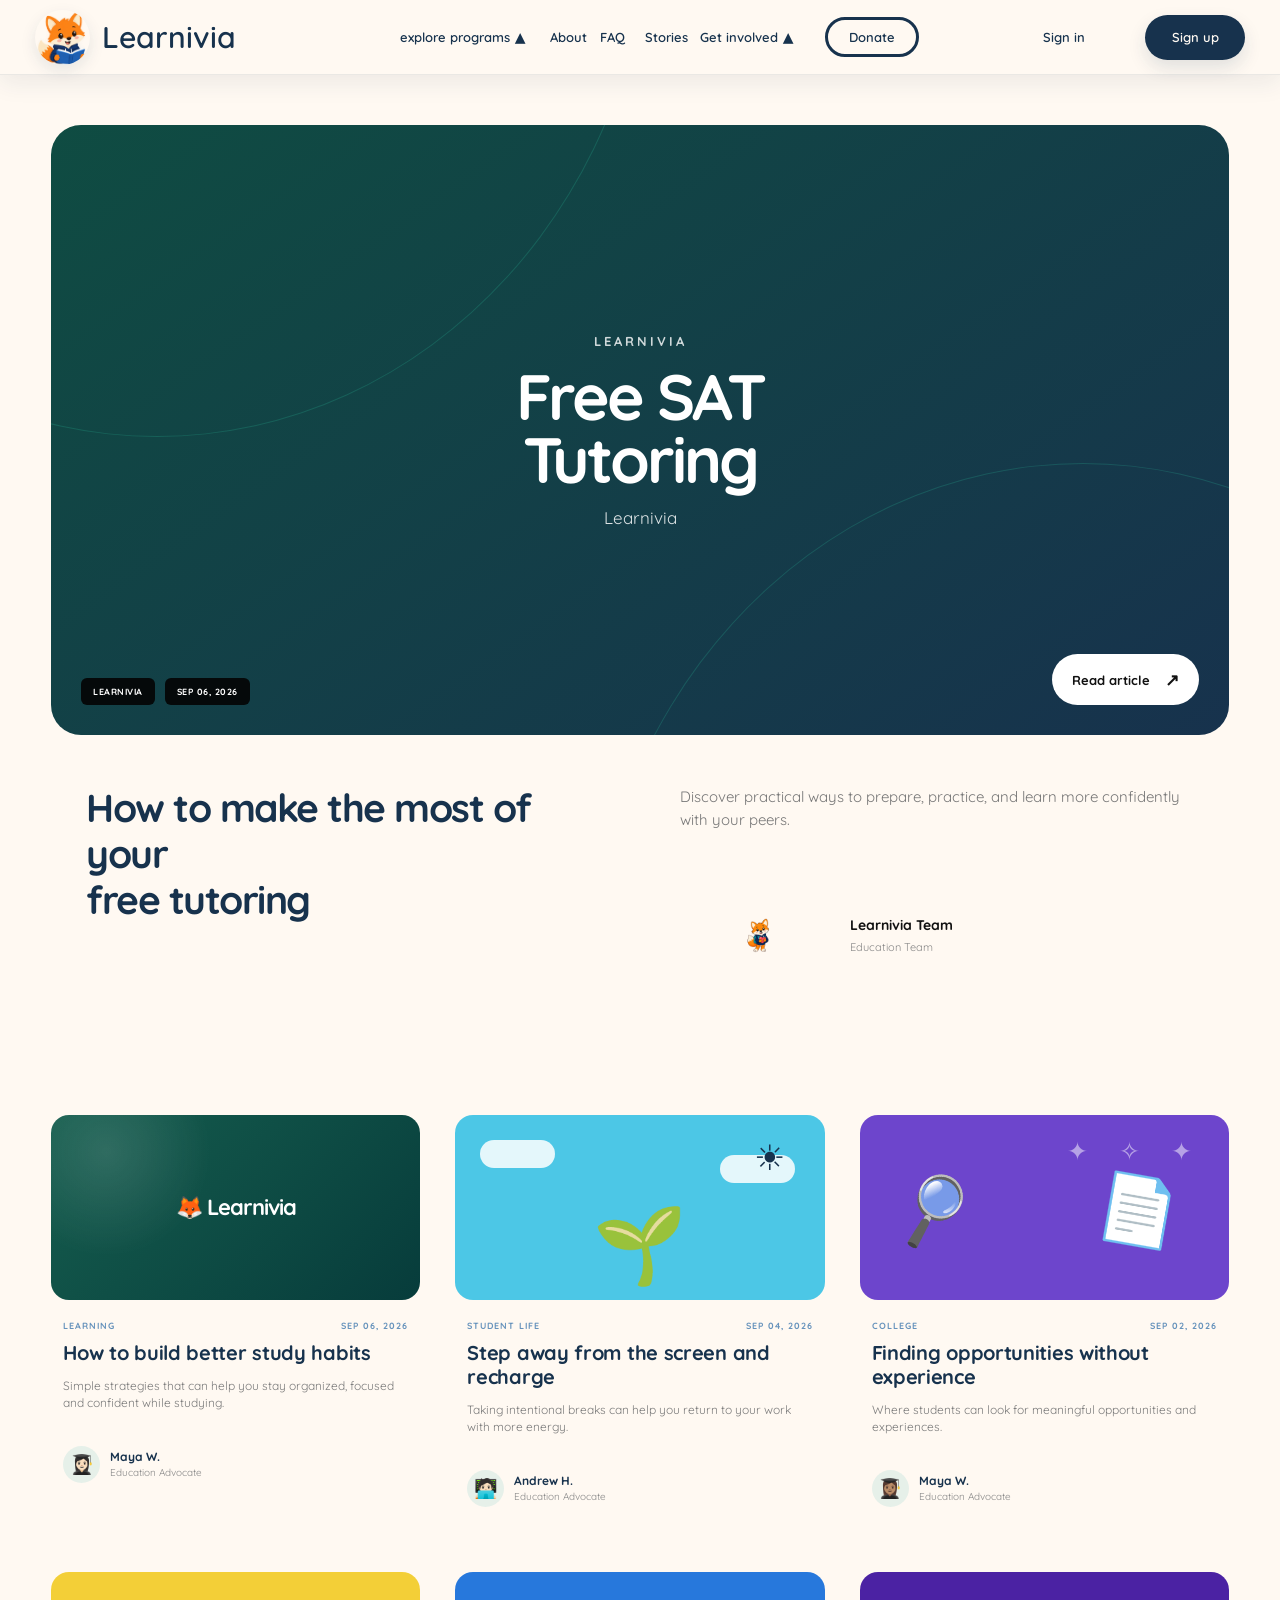
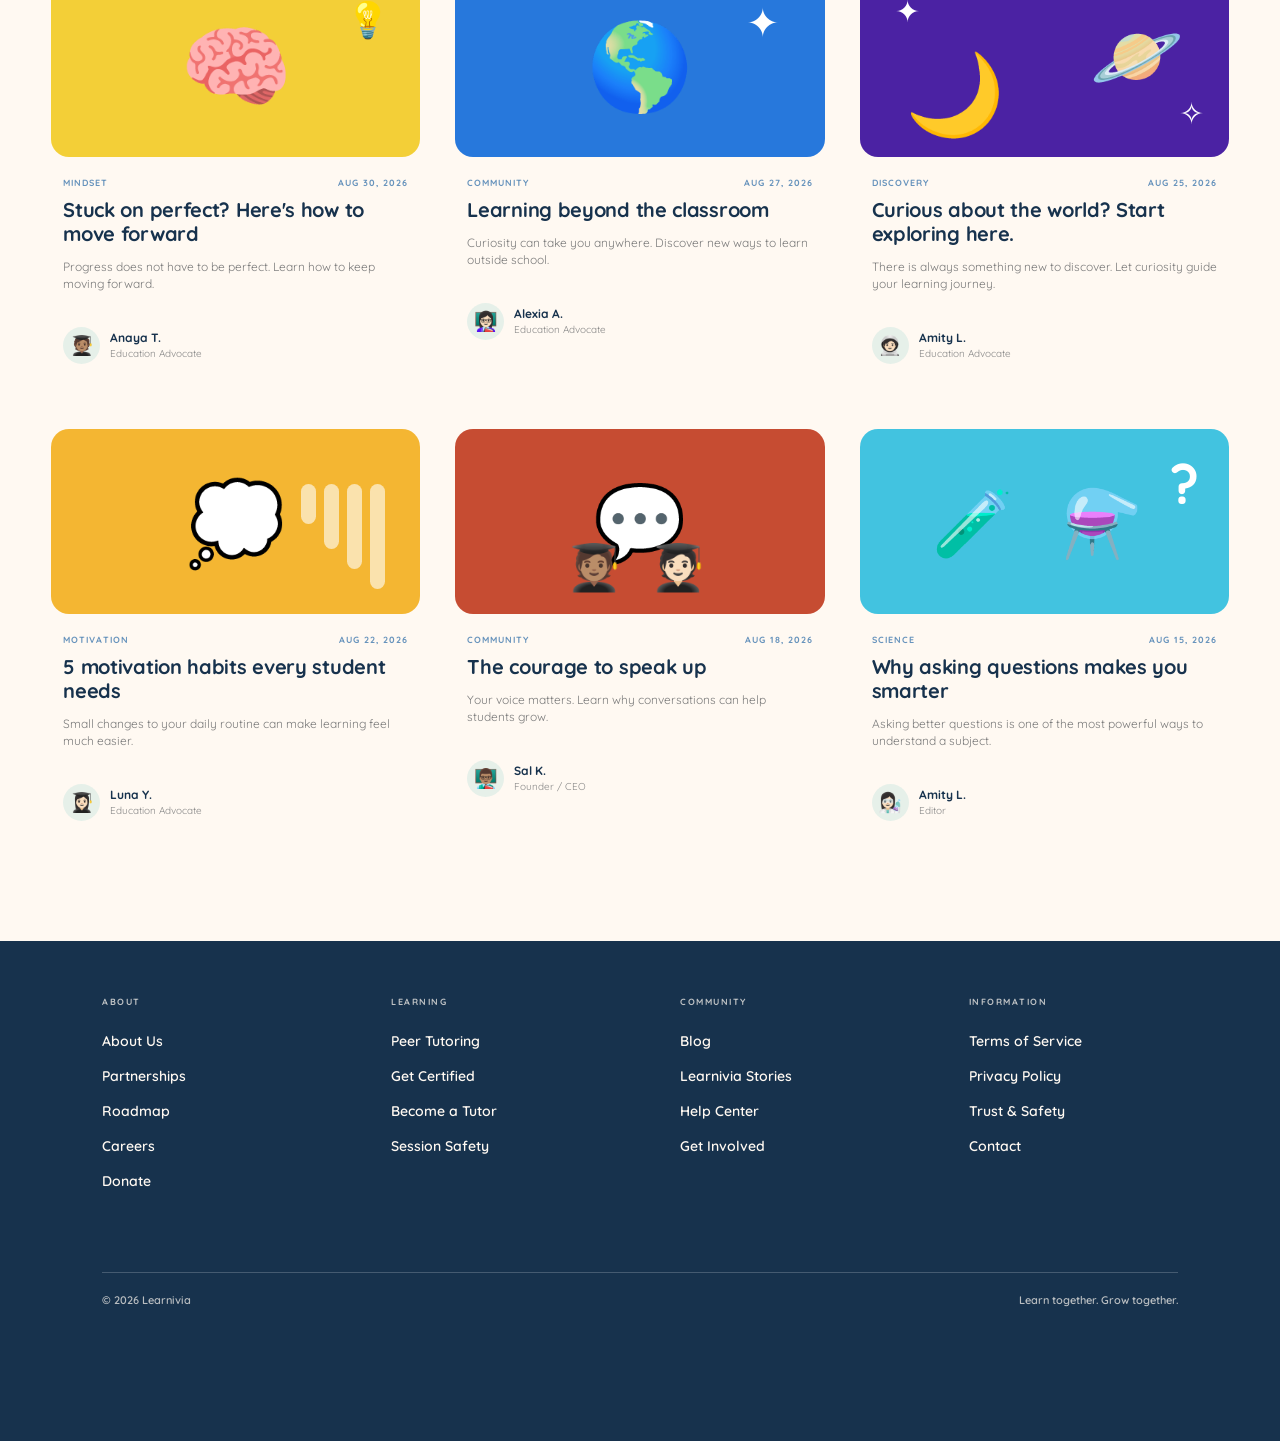
<file: blog.html>
<!DOCTYPE html>
<html lang="en">
<head>
<meta charset="UTF-8">
<meta name="viewport" content="width=device-width, initial-scale=1.0">
<title>Learnivia</title>
<link rel="stylesheet" href="blog.css">
<link rel="preconnect" href="https://fonts.googleapis.com">
<link rel="preconnect" href="https://fonts.gstatic.com">
<link href="https://fonts.googleapis.com/css2?family=Quicksand:wght@400;500;600;700&display=swap" rel="stylesheet">
</head>

<body class="page">

<div class="top">
<a href="index.html" class="brand">
<img class="fox" src="image_1.jpg/fox.jpeg" alt="Learnivia logo">
<span class="brand-name">Learnivia</span>
</a>

<div class="index-1" role="button" tabindex="0" aria-expanded="false">
explore programs <span class="triangle">&#9652;</span>
</div>

<a href="about.html" class="about-1">About</a>
<a href="faq.html" class="faq-1">FAQ</a>
<a href="stories.html" class="story-1">Stories</a>

<div class="involve-1" role="button" tabindex="0" aria-expanded="false">
Get involved <span class="triangle">&#9652;</span>
</div>

<a href="donate.html" class="donate-1">Donate</a>
<a href="signin.html" class="signin-button">Sign in</a>
<a href="signup.html" class="signup-button">Sign up</a>
</div>

<div class="explore-menu" aria-hidden="true">
<div class="explore-menu-content">

<section class="dropdown-panel explore-programs-panel">
<div class="explore-menu-header">
<h2>Explore programs</h2>
<p>Find the program that's right for you.</p>
</div>

<div class="explore-menu-list">
<a class="explore-item" href="sat-tutoring.html">
<h3>Official SAT® Tutoring</h3>
<p>Improve your score with our free SAT® Bootcamps in partnership with CollegeBoard</p>
</a>

<a class="explore-item" href="debate.html">
<h3>Dialogues</h3>
<p>One-on-one conversations with students around the globe</p>
</a>

<a class="explore-item" href="workshops.html">
<h3>College Admissions Workshops</h3>
<p>Navigate the college application process</p>
</a>

<a class="explore-item" href="peer-tutoring.html">
<h3>Homework Help</h3>
<p>Get unstuck on any subject, anytime</p>
</a>
</div>
</section>

<div class="get-involved-menu">
<section class="dropdown-panel get-involved-panel">
<div class="explore-menu-header">
<h2>Get involved</h2>
<p>Choose how you would like to be part of Learnivia.</p>
</div>

<div class="explore-menu-list">
<a class="explore-item" href="become-tutor.html">
<h3>Become a Tutor</h3>
<p>Share your knowledge, support other students, and grow as a peer tutor.</p>
</a>

<a class="explore-item" href="parent.html">
<h3>Parent</h3>
<p>Discover ways to support your student's learning and progress.</p>
</a>

<a class="explore-item" href="partnerships.html">
<h3>Partnership</h3>
<p>Partner with Learnivia to help create more learning opportunities for students.</p>
</a>

<a class="explore-item" href="Educator.html">
<h3>Educator</h3>
<p>Share your knowledge, support students, and help create meaningful learning experiences.</p>
</a>
</div>
</section>
</div>
</div>
</div>


<!-- ================= BLOG ================= -->

<main class="blog">


    <!-- HERO ARTICLE -->

    <section class="featured">


        <div class="featured-visual blog-green">

            <div class="circle circle-one"></div>
            <div class="circle circle-two"></div>
            <div class="circle circle-three"></div>


            <div class="floating-avatar avatar-one">
                
            </div>

            <div class="floating-avatar avatar-two">
                
            </div>

            <div class="floating-avatar avatar-three">
                
            </div>

            <div class="floating-avatar avatar-four">
                
            </div>


            <div class="featured-title">

                <span>
                    LEARNIVIA
                </span>

                <h1>
                    Free SAT<br>
                   Tutoring
                </h1>

                <p>
                    Learnivia
                </p>

            </div>


            <a href="#" class="article-button">
                Read article
                <span>↗</span>
            </a>


            <div class="featured-tags">

                <span>
                    LEARNIVIA
                </span>

                <span>
                    SEP 06, 2026
                </span>

            </div>

        </div>



        <div class="featured-info">


            <div class="featured-heading">

                <h2>
                  How to make the most of your <br>free tutoring
                </h2>

            </div>


            <div class="featured-description">

                <p>
                Discover practical ways to prepare, practice, and learn more confidently with your peers.
                </p>


                <div class="author">

                    <div class="author-avatar">
                        <img class="learnivia-team" src="image_1.jpg/heart-fox.webp">
                    </div>

                    <div>

                        <strong>
                            Learnivia Team
                        </strong>

                        <small>
                            Education Team
                        </small>

                    </div>

                </div>

            </div>

        </div>

    </section>



    <!-- ================= ARTICLES ================= -->

    <section class="articles">


        <!-- ARTICLE 1 -->

        <article class="card">

            <div class="card-image green">

                <div class="mini-logo">
                    🦊 Learnivia
                </div>

            </div>


            <div class="card-content">

                <div class="meta">

                    <span>
                        LEARNING
                    </span>

                    <span>
                        SEP 06, 2026
                    </span>

                </div>


                <h3>
                    How to build better
                    study habits
                </h3>


                <p>
                    Simple strategies that can help
                    you stay organized, focused and
                    confident while studying.
                </p>


                <div class="card-author">

                    <div class="small-avatar">
                        👩🏻‍🎓
                    </div>

                    <div>

                        <strong>
                            Maya W.
                        </strong>

                        <small>
                            Education Advocate
                        </small>

                    </div>

                </div>

            </div>

        </article>



        <!-- ARTICLE 2 -->

        <article class="card">

            <div class="card-image blue">

                <div class="cloud cloud-one"></div>
                <div class="cloud cloud-two"></div>

                <div class="sun">
                    ☀
                </div>

                <div class="plant">
                    🌱
                </div>

            </div>


            <div class="card-content">

                <div class="meta">

                    <span>
                        STUDENT LIFE
                    </span>

                    <span>
                        SEP 04, 2026
                    </span>

                </div>


                <h3>
                    Step away from the
                    screen and recharge
                </h3>


                <p>
                    Taking intentional breaks can
                    help you return to your work
                    with more energy.
                </p>


                <div class="card-author">

                    <div class="small-avatar">
                        🧑🏻‍💻
                    </div>

                    <div>

                        <strong>
                            Andrew H.
                        </strong>

                        <small>
                            Education Advocate
                        </small>

                    </div>

                </div>

            </div>

        </article>



        <!-- ARTICLE 3 -->

        <article class="card">

            <div class="card-image purple">

                <div class="search-icon">
                    🔎
                </div>

                <div class="paper">
                    📄
                </div>

                <div class="stars">
                    ✦ ✧ ✦
                </div>

            </div>


            <div class="card-content">

                <div class="meta">

                    <span>
                        COLLEGE
                    </span>

                    <span>
                        SEP 02, 2026
                    </span>

                </div>


                <h3>
                    Finding opportunities
                    without experience
                </h3>


                <p>
                    Where students can look for
                    meaningful opportunities and
                    experiences.
                </p>


                <div class="card-author">

                    <div class="small-avatar">
                        👩🏽‍🎓
                    </div>

                    <div>

                        <strong>
                            Maya W.
                        </strong>

                        <small>
                            Education Advocate
                        </small>

                    </div>

                </div>

            </div>

        </article>



        <!-- ARTICLE 4 -->

        <article class="card">

            <div class="card-image yellow">

                <div class="brain">
                    🧠
                </div>

                <div class="thinking">
                    💡
                </div>

            </div>


            <div class="card-content">

                <div class="meta">

                    <span>
                        MINDSET
                    </span>

                    <span>
                        AUG 30, 2026
                    </span>

                </div>


                <h3>
                    Stuck on perfect?
                    Here's how to move forward
                </h3>


                <p>
                    Progress does not have to be
                    perfect. Learn how to keep
                    moving forward.
                </p>


                <div class="card-author">

                    <div class="small-avatar">
                        🧑🏽‍🎓
                    </div>

                    <div>

                        <strong>
                            Anaya T.
                        </strong>

                        <small>
                            Education Advocate
                        </small>

                    </div>

                </div>

            </div>

        </article>



        <!-- ARTICLE 5 -->

        <article class="card">

            <div class="card-image earth">

                <div class="earth-icon">
                    🌎
                </div>

                <div class="sparkle">
                    ✦
                </div>

            </div>


            <div class="card-content">

                <div class="meta">

                    <span>
                        COMMUNITY
                    </span>

                    <span>
                        AUG 27, 2026
                    </span>

                </div>


                <h3>
                    Learning beyond
                    the classroom
                </h3>


                <p>
                    Curiosity can take you anywhere.
                    Discover new ways to learn outside
                    school.
                </p>


                <div class="card-author">

                    <div class="small-avatar">
                        👩🏻‍🏫
                    </div>

                    <div>

                        <strong>
                            Alexia A.
                        </strong>

                        <small>
                            Education Advocate
                        </small>

                    </div>

                </div>

            </div>

        </article>



        <!-- ARTICLE 6 -->

        <article class="card">

            <div class="card-image space">

                <div class="moon">
                    🌙
                </div>

                <div class="planet">
                    🪐
                </div>

                <div class="star star-one">
                    ✦
                </div>

                <div class="star star-two">
                    ✧
                </div>

            </div>


            <div class="card-content">

                <div class="meta">

                    <span>
                        DISCOVERY
                    </span>

                    <span>
                        AUG 25, 2026
                    </span>

                </div>


                <h3>
                    Curious about the world?
                    Start exploring here.
                </h3>


                <p>
                    There is always something new
                    to discover. Let curiosity guide
                    your learning journey.
                </p>


                <div class="card-author">

                    <div class="small-avatar">
                        🧑🏻‍🚀
                    </div>

                    <div>

                        <strong>
                            Amity L.
                        </strong>

                        <small>
                            Education Advocate
                        </small>

                    </div>

                </div>

            </div>

        </article>



        <!-- ARTICLE 7 -->

        <article class="card">

            <div class="card-image orange">

                <div class="motivation">
                    💭
                </div>

                <div class="bars">
                    <i></i>
                    <i></i>
                    <i></i>
                    <i></i>
                </div>

            </div>


            <div class="card-content">

                <div class="meta">

                    <span>
                        MOTIVATION
                    </span>

                    <span>
                        AUG 22, 2026
                    </span>

                </div>


                <h3>
                    5 motivation habits
                    every student needs
                </h3>


                <p>
                    Small changes to your daily
                    routine can make learning
                    feel much easier.
                </p>


                <div class="card-author">

                    <div class="small-avatar">
                        👩🏻‍🎓
                    </div>

                    <div>

                        <strong>
                            Luna Y.
                        </strong>

                        <small>
                            Education Advocate
                        </small>

                    </div>

                </div>

            </div>

        </article>



        <!-- ARTICLE 8 -->

        <article class="card">

            <div class="card-image conversation">

                <div class="talk">
                    💬
                </div>

                <div class="people">
                    🧑🏽‍🎓 🧑🏻‍🎓
                </div>

            </div>


            <div class="card-content">

                <div class="meta">

                    <span>
                        COMMUNITY
                    </span>

                    <span>
                        AUG 18, 2026
                    </span>

                </div>


                <h3>
                    The courage to
                    speak up
                </h3>


                <p>
                    Your voice matters. Learn why
                    conversations can help students
                    grow.
                </p>


                <div class="card-author">

                    <div class="small-avatar">
                        👨🏽‍🏫
                    </div>

                    <div>

                        <strong>
                            Sal K.
                        </strong>

                        <small>
                            Founder / CEO
                        </small>

                    </div>

                </div>

            </div>

        </article>



        <!-- ARTICLE 9 -->

        <article class="card">

            <div class="card-image science">

                <div class="flasks">
                    🧪 ⚗️
                </div>

                <div class="question">
                    ?
                </div>

            </div>


            <div class="card-content">

                <div class="meta">

                    <span>
                        SCIENCE
                    </span>

                    <span>
                        AUG 15, 2026
                    </span>

                </div>


                <h3>
                    Why asking questions
                    makes you smarter
                </h3>


                <p>
                    Asking better questions is one
                    of the most powerful ways to
                    understand a subject.
                </p>


                <div class="card-author">

                    <div class="small-avatar">
                        👩🏻‍🔬
                    </div>

                    <div>

                        <strong>
                            Amity L.
                        </strong>

                        <small>
                            Editor
                        </small>

                    </div>

                </div>

            </div>

        </article>


    </section>


</main>



<footer class="learnivia-footer">
   
    <div class="footer-columns">
        <div class="footer-column">
            <span class="footer-column-title">
                ABOUT
            </span>
            <a href="about.html">
                About Us
            </a>
            <a href="partnerships.html">
                Partnerships
            </a>
            <a href="roadmap.html">
                Roadmap
            </a>
            <a href="careers.html">
                Careers
            </a>
            <a href="donate.html">
                Donate
            </a>
        </div>
        <div class="footer-column">
            <span class="footer-column-title">
                LEARNING
            </span>
            <a href="peer-tutoring.html">
                Peer Tutoring
            </a>
            <a href="certification.html">
                Get Certified
            </a>
            <a href="become-tutor.html">
                Become a Tutor
            </a>
            <a href="safety.html">
                Session Safety
            </a>
        </div>
        <div class="footer-column">
            <span class="footer-column-title">
                COMMUNITY
            </span>
            <a href="blog.html">
                Blog
            </a>
            <a href="story.html">
                Learnivia Stories
            </a>
            <a href="help.html">
                Help Center
            </a>
            <a href="get-involved.html">
                Get Involved
            </a>
        </div>
        <div class="footer-column">
            <span class="footer-column-title">
                INFORMATION
            </span>
            <a href="terms.html">
                Terms of Service
            </a>
            <a href="privacy.html">
                Privacy Policy
            </a>
            <a href="safety.html">
                Trust & Safety
            </a>
            <a href="contact.html">
                Contact
            </a>
        </div>
    </div>
    <div class="footer-bottom">
        <span>
            © 2026 Learnivia
        </span>
        <span>
            Learn together. Grow together.
        </span>
    </div>
</footer>


<script>
const menu = document.querySelector(".explore-menu");
const nav = document.querySelector(".top");
const dropdowns = document.querySelectorAll(".index-1, .involve-1");
const panels = {
    "index-1": document.querySelector(".explore-programs-panel"),
    "involve-1": document.querySelector(".get-involved-panel")
};

function closeDropdowns() {
    dropdowns.forEach(item => {
        item.classList.remove("open");
        item.setAttribute("aria-expanded", "false");
    });
    Object.values(panels).forEach(panel => panel?.classList.remove("active"));
    menu.classList.remove("open");
    nav.classList.remove("dropdown-open");
    menu.setAttribute("aria-hidden", "true");
}

function toggleDropdown(button) {
    const isOpen = button.classList.contains("open");
    closeDropdowns();
    if (isOpen) return;

    button.classList.add("open");
    button.setAttribute("aria-expanded", "true");
    panels[button.classList[0]]?.classList.add("active");
    menu.classList.add("open");
    nav.classList.add("dropdown-open");
    menu.setAttribute("aria-hidden", "false");
}

dropdowns.forEach(button => {
    button.addEventListener("click", event => {
        event.stopPropagation();
        toggleDropdown(button);
    });
    button.addEventListener("keydown", event => {
        if (event.key === "Enter" || event.key === " ") {
            event.preventDefault();
            toggleDropdown(button);
        }
    });
});

document.addEventListener("click", event => {
    if (!event.target.closest(".top") && !event.target.closest(".explore-menu")) closeDropdowns();
});
</script>
<script>
document.querySelectorAll(".faq-question").forEach(
    (button) => {
        button.addEventListener(
            "click",
            () => {
                const item =
                    button.closest(".faq-item");
                const wasOpen =
                    item.classList.contains("active");
                document
                    .querySelectorAll(".faq-item")
                    .forEach(
                        (otherItem) => {
                            otherItem.classList.remove(
                                "active"
                            );
                        }
                    );
                if (!wasOpen) {
                    item.classList.add(
                        "active"
                    );
                }
            }
        );
    }
);

const exploreButton =
document.querySelector(".index-1");

const involveButton =
document.querySelector(".involve-1");

const menu =
document.querySelector(".explore-menu");


exploreButton.addEventListener("click", () => {

    menu.classList.toggle("open");

    exploreButton.classList.toggle("active");

});


involveButton.addEventListener("click", () => {

    menu.classList.toggle("open");

    involveButton.classList.toggle("active");

});


</script>


</body>
</html>
</file>
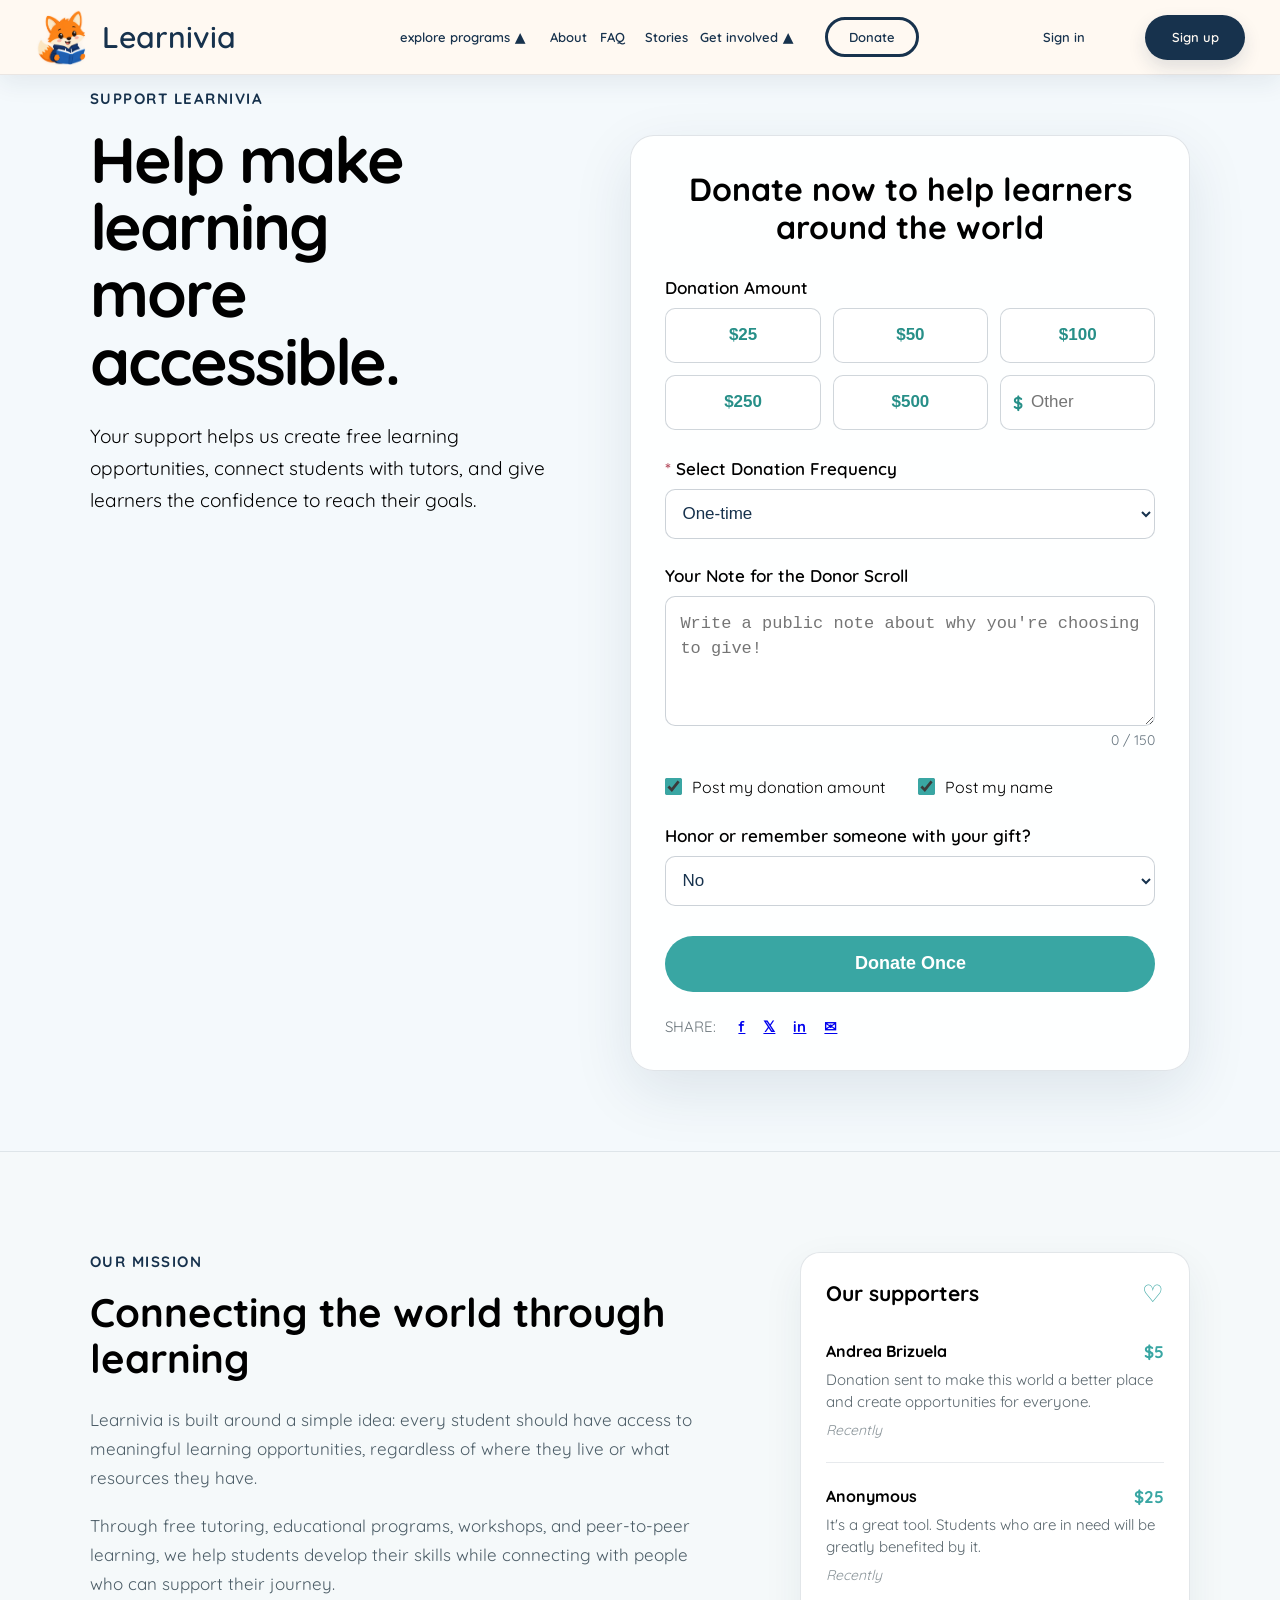
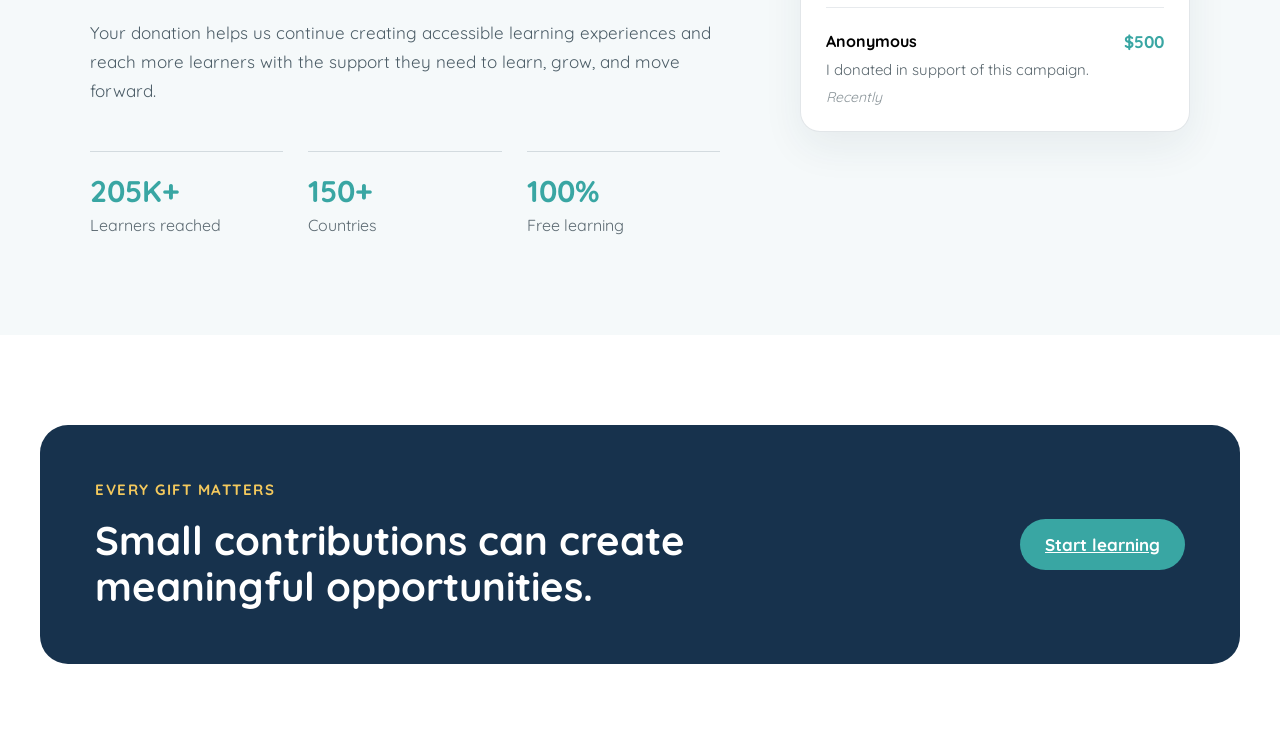
<file: donate.html>
<head>
    <meta charset="UTF-8">
    <meta name="viewport" content="width=device-width, initial-scale=1.0">
<link rel="stylesheet" href="donate.css">
<meta charset="UTF-8">
    <meta
        name="viewport"
        content="width=device-width, initial-scale=1.0"
    >
    <title>Learnivia</title>
    <link
        rel="stylesheet"
        href="style.css"
    >
    <link
        rel="preconnect"
        href="https://fonts.googleapis.com"
    >
    <link
        rel="preconnect"
        href="https://fonts.gstatic.com"
    >
    <link
        href="https://fonts.googleapis.com/css2?family=Quicksand:wght@400;500;600;700&display=swap"
        rel="stylesheet"
    >

    <title>Donate - Learnivia</title>
</head>

<body class="page">
<div class="top">
    <a
        href="index.html"
        class="brand"
    >
        <img
            class="fox"
            src="image_1.jpg/fox.jpeg"
            alt="Learnivia logo"
        >
              <span class="brand-name">Learnivia</span>
    </a>
    <div
        class="index-1"
        role="button"
        tabindex="0"
        aria-expanded="false"
    >
        explore programs
        <span class="triangle">
            &#9652;
        </span>
    </div>
    <a
        href="about.html"
        class="about-1"
    >
        About
    </a>
    <a
        href="faq.html"
        class="faq-1"
    >
        FAQ
    </a>
    <a
        href="stories.html"
        class="story-1"
    >
        Stories
    </a>
    <div
        class="involve-1"
        role="button"
        tabindex="0"
        aria-expanded="false"
    >
        Get involved
        <span class="triangle">
            &#9652;
        </span>
    </div>
    <a
        href="donate.html"
        class="donate-1"
    >
        Donate
    </a>
    <a
        href="signin.html"
        class="signin-button"
    >
        Sign in
    </a>
    <a
        href="signup.html"
        class="signup-button"
    >
        Sign up
    </a>
</div>
<div class="explore-menu" aria-hidden="true">
    <div class="explore-menu-content">
        <section class="dropdown-panel explore-programs-panel">
            <div class="explore-menu-header">
                <h2>Explore programs</h2>
                <p>Find the program that's right for you.</p>
            </div>
            <div class="explore-menu-list">
                <a class="explore-item" href="sat-tutoring.html">
                    <h3>Official SAT® Tutoring</h3>
                    <p>Improve your score with our free SAT® Bootcamps in partnership with CollegeBoard</p>
                </a>
                <a class="explore-item" href="debate.html">
                    <h3>Dialogues</h3>
                    <p>One-on-one conversations with students around the globe</p>
                </a>
                <a class="explore-item" href="workshops.html">
                    <h3>College Admissions Workshops</h3>
                    <p>Navigate the college application process</p>
                </a>
                <a class="explore-item" href="peer-tutoring.html">
                    <h3>Homework Help</h3>
                    <p>Get unstuck on any subject, anytime</p>
                </a>
            </div>
        </section>

        <div class="get-involved-menu">
            <section class="dropdown-panel get-involved-panel">
                <div class="explore-menu-header">
                    <h2>Get involved</h2>
                    <p>Choose how you would like to be part of Learnivia.</p>
                </div>
                <div class="explore-menu-list">
                    <a class="explore-item" href="become-tutor.html">
                        <h3>Become a Tutor </h3>
                        <p>.Share your knowledge, support other students, and grow as a peer tutor.</p>
                    </a>
                    <a class="explore-item" href="parent.html">
                        <h3>Parent</h3>
                        <p>Discover ways to support your student's learning and progress.</p>
                    </a>
                    <a class="explore-item" href="partnerships.html">
                        <h3>Partnership</h3>
                        <p>Partner with Learnivia to help create more learning opportunities for students.</p>
                    </a>
                    <a class="explore-item" href="Educator.html">
                        <h3>Educator</h3>
                        <p>Share your knowledge, support students, and help create meaningful learning experiences</p>
                    </a>
                </div>
            </section>
        </div>
    </div>
</div>
<main>

<section class="donate-hero">

    <div class="donate-intro">
        <span class="eyebrow">SUPPORT LEARNIVIA</span>
        <h1>Help make learning<br>more accessible.</h1>
        <p>
            Your support helps us create free learning opportunities,
            connect students with tutors, and give learners the confidence
            to reach their goals.
        </p>
    </div>

    <div class="donation-card">

        <h2>Donate now to help learners<br>around the world</h2>

        <label class="field-label">Donation Amount</label>

        <div class="donation-amounts">
            <button type="button" class="amount-button" data-amount="25">$25</button>
            <button type="button" class="amount-button" data-amount="50">$50</button>
            <button type="button" class="amount-button" data-amount="100">$100</button>
            <button type="button" class="amount-button" data-amount="250">$250</button>
            <button type="button" class="amount-button" data-amount="500">$500</button>

            <label class="custom-amount">
                <span>$</span>
                <input type="number" id="customAmount" min="1" placeholder="Other">
            </label>
        </div>

        <label class="field-label" for="frequency">
            <span class="required">*</span>
            Select Donation Frequency
        </label>

        <select id="frequency">
            <option value="once">One-time</option>
            <option value="monthly">Monthly</option>
            <option value="yearly">Yearly</option>
        </select>

        <label class="field-label" for="donor-note">
            Your Note for the Donor Scroll
        </label>

        <textarea
            id="donor-note"
            maxlength="150"
            placeholder="Write a public note about why you're choosing to give!"
        ></textarea>

        <div class="character-count">
            <span id="characterCount">0</span> / 150
        </div>

        <div class="donation-options">

            <label class="check-option">
                <input type="checkbox" checked>
                <span>Post my donation amount</span>
            </label>

            <label class="check-option">
                <input type="checkbox" checked>
                <span>Post my name</span>
            </label>

        </div>

        <label class="field-label" for="honor">
            Honor or remember someone with your gift?
        </label>

        <select id="honor">
            <option value="no">No</option>
            <option value="yes">Honor</option>
            <option value="memorial">Memorial</option>
        </select>

        <button type="button" class="donate-button" id="donateButton">
            Donate Once
        </button>

        <div class="share-section">
            <span>SHARE:</span>
            <a href="#" aria-label="Facebook">f</a>
            <a href="#" aria-label="X">𝕏</a>
            <a href="#" aria-label="LinkedIn">in</a>
            <a href="#" aria-label="Email">✉</a>
        </div>

    </div>

</section>

<section class="mission-section">

    <div class="mission-content">

        <div class="mission-text">

            <span class="section-label">OUR MISSION</span>

            <h2>Connecting the world through learning</h2>

            <p>
                Learnivia is built around a simple idea: every student should
                have access to meaningful learning opportunities, regardless
                of where they live or what resources they have.
            </p>

            <p>
                Through free tutoring, educational programs, workshops,
                and peer-to-peer learning, we help students develop their
                skills while connecting with people who can support their
                journey.
            </p>

            <p>
                Your donation helps us continue creating accessible learning
                experiences and reach more learners with the support they need
                to learn, grow, and move forward.
            </p>

            <div class="mission-stats">

                <div class="mission-stat">
                    <strong>205K+</strong>
                    <span>Learners reached</span>
                </div>

                <div class="mission-stat">
                    <strong>150+</strong>
                    <span>Countries</span>
                </div>

                <div class="mission-stat">
                    <strong>100%</strong>
                    <span>Free learning</span>
                </div>

            </div>

        </div>

        <aside class="supporters-card">

            <div class="supporters-header">
                <h3>Our supporters</h3>
                <span>♡</span>
            </div>

            <div class="supporter">

                <div class="supporter-top">
                    <strong>Andrea Brizuela</strong>
                    <b>$5</b>
                </div>

                <p>
                    Donation sent to make this world a better place
                    and create opportunities for everyone.
                </p>

                <span class="supporter-time">Recently</span>

            </div>

            <div class="supporter">

                <div class="supporter-top">
                    <strong>Anonymous</strong>
                    <b>$25</b>
                </div>

                <p>
                    It's a great tool. Students who are in need
                    will be greatly benefited by it.
                </p>

                <span class="supporter-time">Recently</span>

            </div>

            <div class="supporter">

                <div class="supporter-top">
                    <strong>Anonymous</strong>
                    <b>$500</b>
                </div>

                <p>
                    I donated in support of this campaign.
                </p>

                <span class="supporter-time">Recently</span>

            </div>

        </aside>

    </div>

</section>

<section class="donation-message">

    <div>
        <span class="section-label">EVERY GIFT MATTERS</span>
        <h2>Small contributions can create meaningful opportunities.</h2>
    </div>

    <a href="signup.html" class="message-button">
        Start learning
    </a>

</section>

</main><script>
const menu = document.querySelector(".explore-menu");
const nav = document.querySelector(".top");
const dropdowns = document.querySelectorAll(".index-1, .involve-1");
const panels = {
    "index-1": document.querySelector(".explore-programs-panel"),
    "involve-1": document.querySelector(".get-involved-panel")
};

function closeDropdowns() {
    dropdowns.forEach(item => {
        item.classList.remove("open");
        item.setAttribute("aria-expanded", "false");
    });
    Object.values(panels).forEach(panel => panel?.classList.remove("active"));
    menu.classList.remove("open");
    nav.classList.remove("dropdown-open");
    menu.setAttribute("aria-hidden", "true");
}

function toggleDropdown(button) {
    const isOpen = button.classList.contains("open");
    closeDropdowns();
    if (isOpen) return;

    button.classList.add("open");
    button.setAttribute("aria-expanded", "true");
    panels[button.classList[0]]?.classList.add("active");
    menu.classList.add("open");
    nav.classList.add("dropdown-open");
    menu.setAttribute("aria-hidden", "false");
}

dropdowns.forEach(button => {
    button.addEventListener("click", event => {
        event.stopPropagation();
        toggleDropdown(button);
    });
    button.addEventListener("keydown", event => {
        if (event.key === "Enter" || event.key === " ") {
            event.preventDefault();
            toggleDropdown(button);
        }
    });
});

document.addEventListener("click", event => {
    if (!event.target.closest(".top") && !event.target.closest(".explore-menu")) closeDropdowns();
});
</script>
<script>
document.querySelectorAll(".faq-question").forEach(
    (button) => {
        button.addEventListener(
            "click",
            () => {
                const item =
                    button.closest(".faq-item");
                const wasOpen =
                    item.classList.contains("active");
                document
                    .querySelectorAll(".faq-item")
                    .forEach(
                        (otherItem) => {
                            otherItem.classList.remove(
                                "active"
                            );
                        }
                    );
                if (!wasOpen) {
                    item.classList.add(
                        "active"
                    );
                }
            }
        );
    }
);
</script>


</body>
</html>
</file>
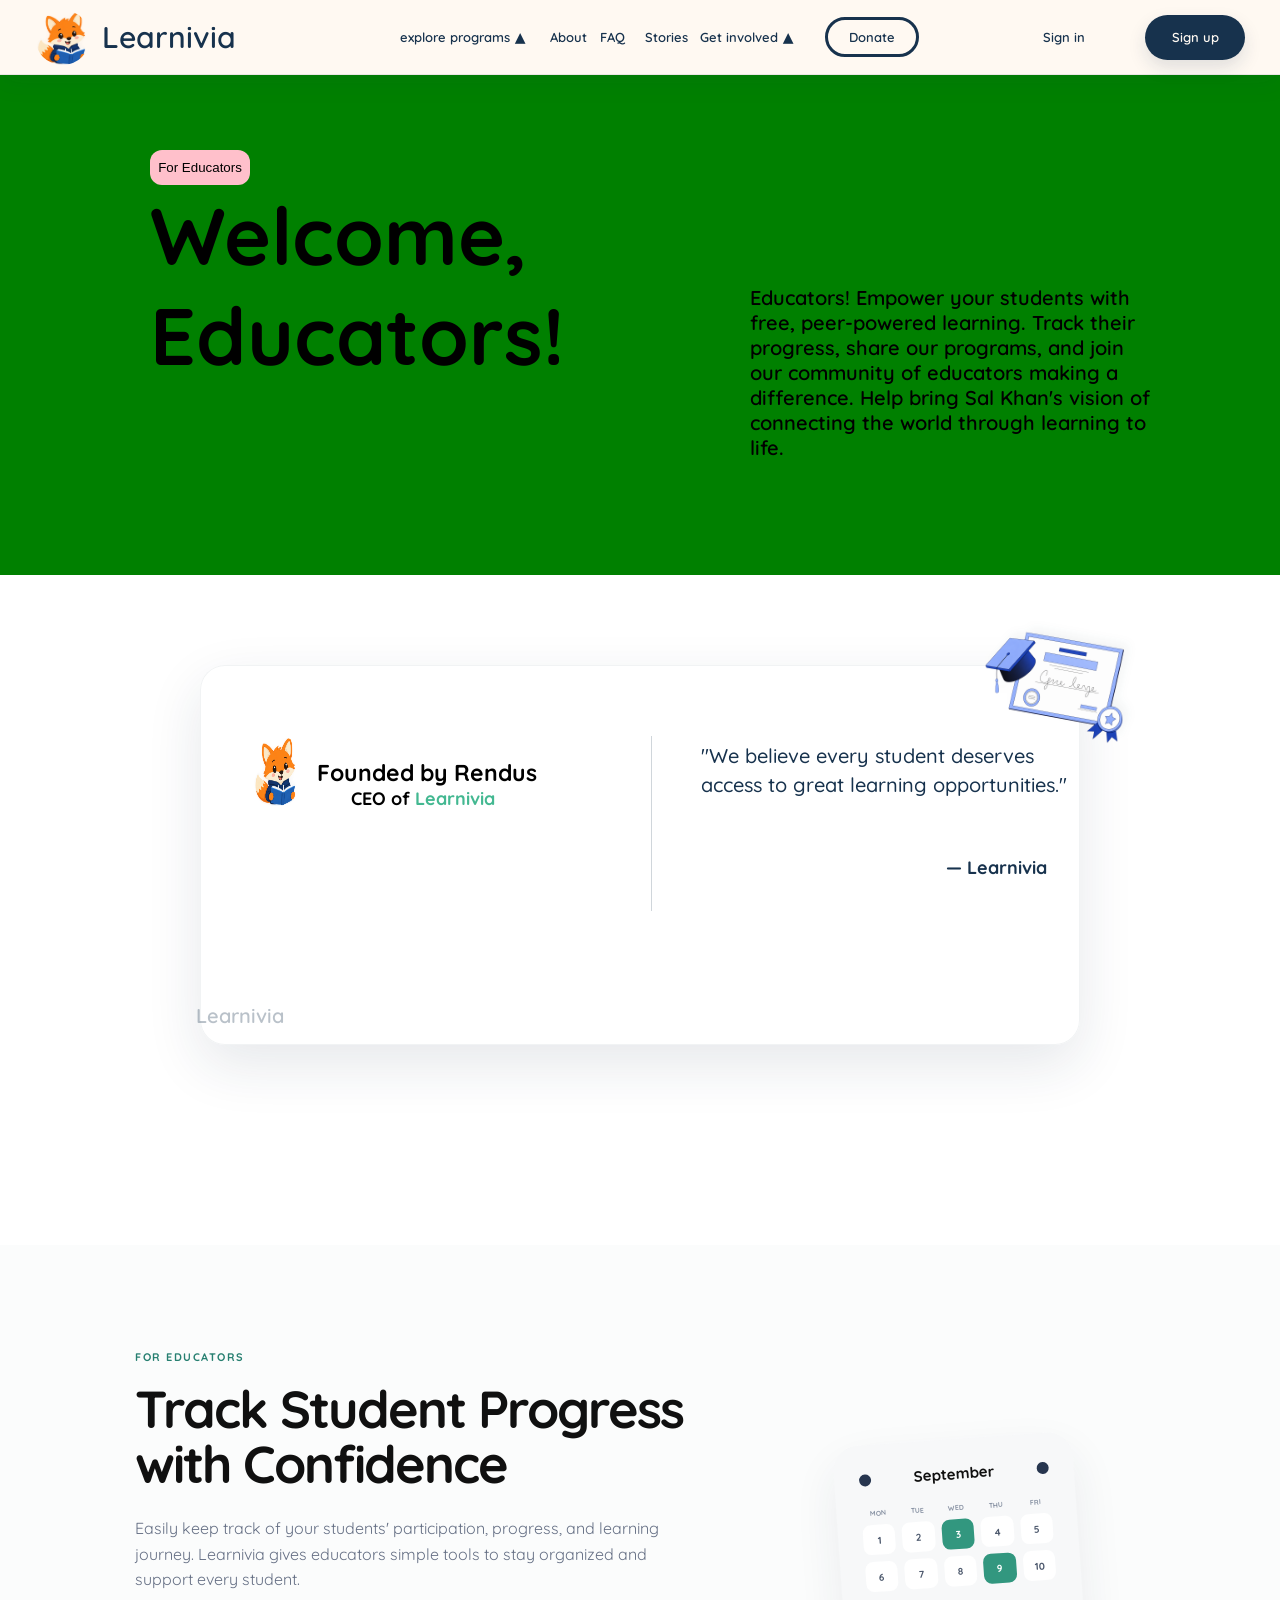
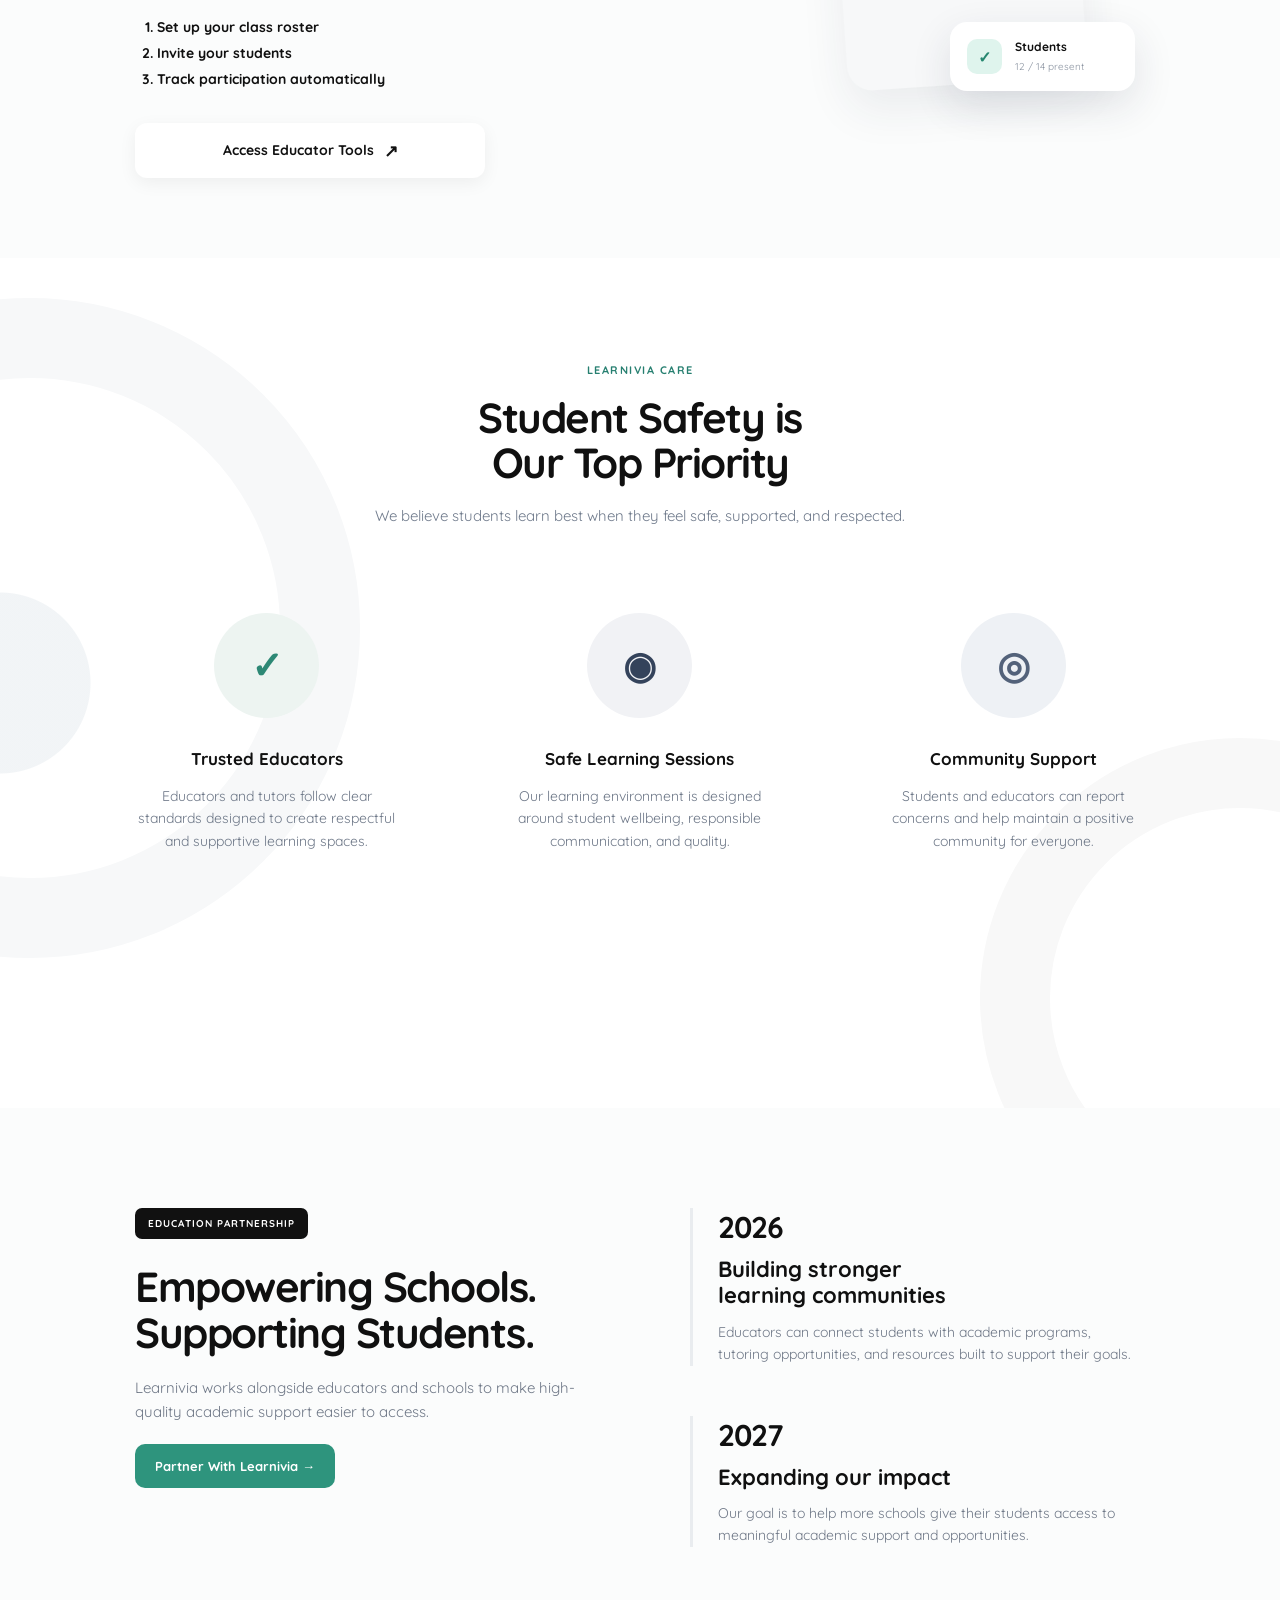
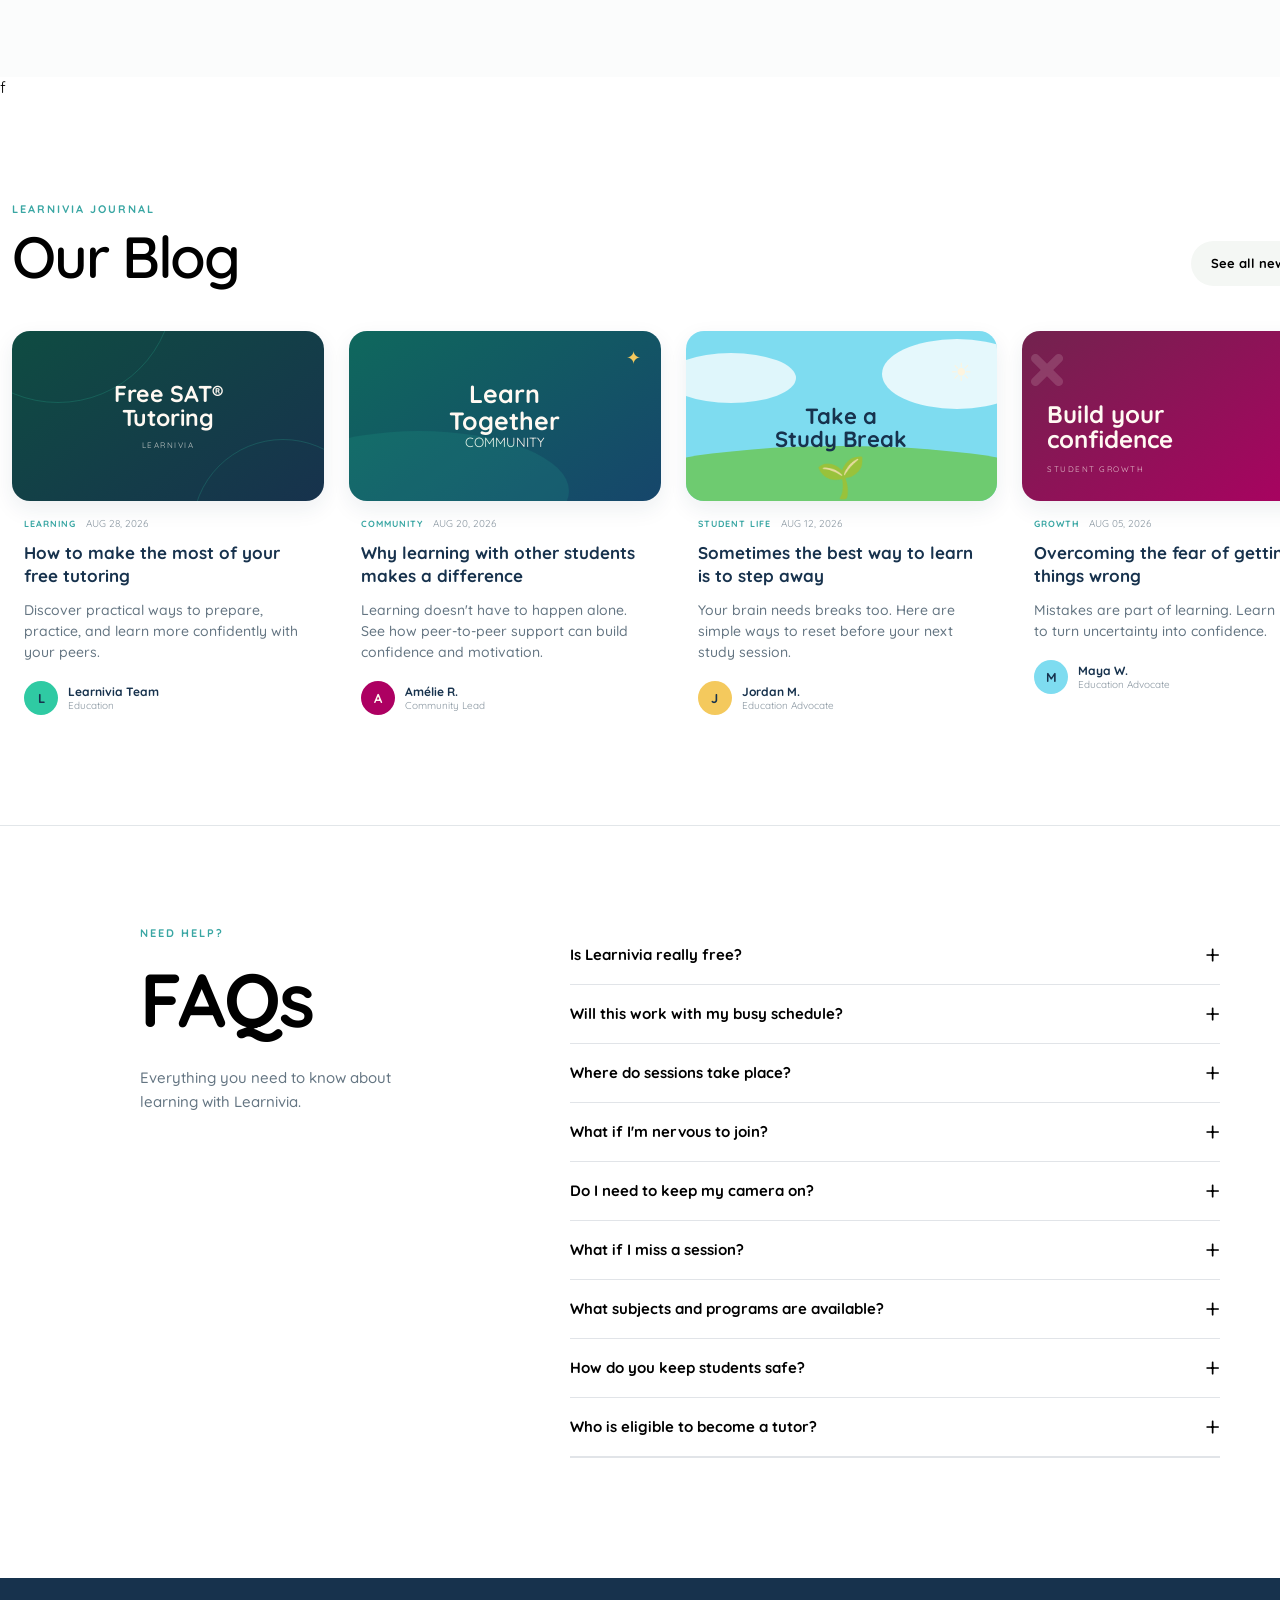
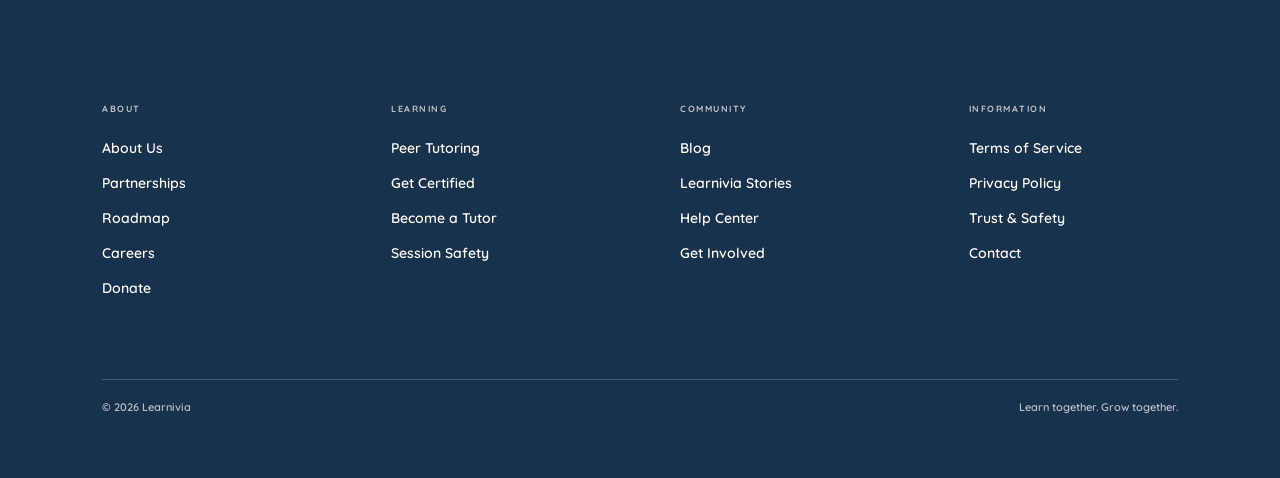
<file: Educator.html>
<!DOCTYPE html>
<html lang="en">

<head>
    <meta charset="UTF-8">
    <meta name="viewport" content="width=device-width, initial-scale=1.0">
<link rel="stylesheet" href="Educator.css">
<meta charset="UTF-8">
    <meta
        name="viewport"
        content="width=device-width, initial-scale=1.0"
    >
    <title>Learnivia</title>
    <link
        rel="stylesheet"
        href="style.css"
    >
    <link
        rel="preconnect"
        href="https://fonts.googleapis.com"
    >
    <link
        rel="preconnect"
        href="https://fonts.gstatic.com"
    >
    <link
        href="https://fonts.googleapis.com/css2?family=Quicksand:wght@400;500;600;700&display=swap"
        rel="stylesheet"
    >

    <title>About - Learnivia</title>
</head>

<body class="page">
<div class="top">
    <a
        href="index.html"
        class="brand"
    >
        <img
            class="fox"
            src="image_1.jpg/fox.jpeg"
            alt="Learnivia logo"
        >
              <span class="brand-name">Learnivia</span>
    </a>
    <div
        class="index-1"
        role="button"
        tabindex="0"
        aria-expanded="false"
    >
        explore programs
        <span class="triangle">
            &#9652;
        </span>
    </div>
    <a
        href="about.html"
        class="about-1"
    >
        About
    </a>
    <a
        href="faq.html"
        class="faq-1"
    >
        FAQ
    </a>
    <a
        href="stories.html"
        class="story-1"
    >
        Stories
    </a>
    <div
        class="involve-1"
        role="button"
        tabindex="0"
        aria-expanded="false"
    >
        Get involved
        <span class="triangle">
            &#9652;
        </span>
    </div>
    <a
        href="donate.html"
        class="donate-1"
    >
        Donate
    </a>
    <a
        href="signin.html"
        class="signin-button"
    >
        Sign in
    </a>
    <a
        href="signup.html"
        class="signup-button"
    >
        Sign up
    </a>
</div>
<div class="explore-menu" aria-hidden="true">
    <div class="explore-menu-content">
        <section class="dropdown-panel explore-programs-panel">
            <div class="explore-menu-header">
                <h2>Explore programs</h2>
                <p>Find the program that's right for you.</p>
            </div>
            <div class="explore-menu-list">
                <a class="explore-item" href="sat-tutoring.html">
                    <h3>Official SAT® Tutoring</h3>
                    <p>Improve your score with our free SAT® Bootcamps in partnership with CollegeBoard</p>
                </a>
                <a class="explore-item" href="debate.html">
                    <h3>Dialogues</h3>
                    <p>One-on-one conversations with students around the globe</p>
                </a>
                <a class="explore-item" href="workshops.html">
                    <h3>College Admissions Workshops</h3>
                    <p>Navigate the college application process</p>
                </a>
                <a class="explore-item" href="peer-tutoring.html">
                    <h3>Homework Help</h3>
                    <p>Get unstuck on any subject, anytime</p>
                </a>
            </div>
        </section>

        <div class="get-involved-menu">
            <section class="dropdown-panel get-involved-panel">
                <div class="explore-menu-header">
                    <h2>Get involved</h2>
                    <p>Choose how you would like to be part of Learnivia.</p>
                </div>
                <div class="explore-menu-list">
                    <a class="explore-item" href="become-tutor.html">
                        <h3>Become a Tutor </h3>
                        <p>.Share your knowledge, support other students, and grow as a peer tutor.</p>
                    </a>
                    <a class="explore-item" href="parent.html">
                        <h3>Parent</h3>
                        <p>Discover ways to support your student's learning and progress.</p>
                    </a>
                    <a class="explore-item" href="partnerships.html">
                        <h3>Partnership</h3>
                        <p>Partner with Learnivia to help create more learning opportunities for students.</p>
                    </a>
                    <a class="explore-item" href="Educator.html">
                        <h3>Educator</h3>
                        <p>Share your knowledge, support students, and help create meaningful learning experiences</p>
                    </a>
                </div>
            </section>
        </div>
    </div>
</div>
<div class="tutor-hero">
<button class="tutor-note">
 For Educators
</button>

  <div class="become-a-tutor-text">
   Welcome, Educators!
  </div>
 <div class="become-a-tutor-text2">
 Educators!
Empower your students with free, peer-powered learning. Track their progress, share our programs, and join our community of educators making a difference. Help bring Sal Khan's vision of connecting the world through learning to life.
 </div>


</div>



<div class="creator">
    <img
        class="diplome"
        src="image_1.jpg/diplome.png"
        alt="Diploma"
    >
    <h1 class="creator_text">
         <img
        class="creator-profil"
        src="image_1.jpg/fox.jpeg">
        
        Founded by Rendus
    </h1>
    <h1 class="creator_text2">
        CEO of <span class="creator-text2-1">Learnivia</span>
    </h1>
    
    <div class="testimonial-line"></div>
    <p class="testimonial-text">
        "We believe every student deserves access to
        great learning opportunities."
    </p>
    <p class="testimonial-author">
        — Learnivia
    </p>
    <p class="testimonial-publication">
        Learnivia
    </p>
</div>

<section class="educator">

    <!-- =========================
         ATTENDANCE
    ========================== -->
    <div class="educator-attendance">

        <div class="attendance-content">

            <span class="educator-label">FOR EDUCATORS</span>

            <h1>Track Student Progress<br>with Confidence</h1>

            <p>
                Easily keep track of your students' participation,
                progress, and learning journey. Learnivia gives educators
                simple tools to stay organized and support every student.
            </p>

            <ol>
                <li>Set up your class roster</li>
                <li>Invite your students</li>
                <li>Track participation automatically</li>
            </ol>

            <a href="signup.html" class="educator-button">
                Access Educator Tools <span>↗</span>
            </a>

        </div>

        <div class="attendance-illustration">
            <div class="calendar-card">

                <div class="calendar-top">
                    <span></span>
                    <strong>September</strong>
                    <span></span>
                </div>

                <div class="calendar-grid">
                    <div>MON</div>
                    <div>TUE</div>
                    <div>WED</div>
                    <div>THU</div>
                    <div>FRI</div>

                    <span>1</span>
                    <span>2</span>
                    <span class="active">3</span>
                    <span>4</span>
                    <span>5</span>

                    <span>6</span>
                    <span>7</span>
                    <span>8</span>
                    <span class="active">9</span>
                    <span>10</span>
                </div>

            </div>

            <div class="check-card">
                <span class="check">✓</span>
                <div>
                    <strong>Students</strong>
                    <small>12 / 14 present</small>
                </div>
            </div>

        </div>

    </div>


    <!-- =========================
         SAFETY
    ========================== -->
    <div class="educator-safety">

        <div class="safety-title">
            <span class="educator-label">LEARNIVIA CARE</span>

            <h2>
                Student Safety is<br>
                Our Top Priority
            </h2>

            <p>
                We believe students learn best when they feel safe,
                supported, and respected.
            </p>
        </div>


        <div class="safety-grid">

            <!-- CARD 1 -->
            <div class="safety-card">

                <div class="safety-icon icon-training">
                    ✓
                </div>

                <h3>
                    Trusted Educators
                </h3>

                <p>
                    Educators and tutors follow clear standards designed
                    to create respectful and supportive learning spaces.
                </p>

            </div>


            <!-- CARD 2 -->
            <div class="safety-card">

                <div class="safety-icon icon-monitor">
                    ◉
                </div>

                <h3>
                    Safe Learning Sessions
                </h3>

                <p>
                    Our learning environment is designed around student
                    wellbeing, responsible communication, and quality.
                </p>

            </div>


            <!-- CARD 3 -->
            <div class="safety-card">

                <div class="safety-icon icon-community">
                    ◎
                </div>

                <h3>
                    Community Support
                </h3>

                <p>
                    Students and educators can report concerns and help
                    maintain a positive community for everyone.
                </p>

            </div>

        </div>

    </div>


    <!-- =========================
         PARTNERSHIP
    ========================== -->
    <div class="educator-partnership">

        <div class="partnership-left">

            <span class="partnership-tag">
                EDUCATION PARTNERSHIP
            </span>

            <h2>
                Empowering Schools.<br>
                Supporting Students.
            </h2>

            <p>
                Learnivia works alongside educators and schools to make
                high-quality academic support easier to access.
            </p>

            <a href="signup.html" class="partnership-button">
                Partner With Learnivia →
            </a>

        </div>


        <div class="partnership-right">

            <div class="year-block">

                <span>2026</span>

                <h3>
                    Building stronger<br>
                    learning communities
                </h3>

                <p>
                    Educators can connect students with academic programs,
                    tutoring opportunities, and resources built to support
                    their goals.
                </p>

            </div>


            <div class="year-block">

                <span>2027</span>

                <h3>
                    Expanding our impact
                </h3>

                <p>
                    Our goal is to help more schools give their students
                    access to meaningful academic support and opportunities.
                </p>

            </div>

        </div>

    </div>

</section>

<div class="nothing">f</div>
<section class="learnivia-blog">
    <div class="blog-header">
        <div>
            <span class="section-eyebrow">
                LEARNIVIA JOURNAL
            </span>
            <h2>
                Our Blog
            </h2>
        </div>
        <a
            href="blog.html"
            class="see-all-news"
        >
            See all news
            <span>↗</span>
        </a>
    </div>
    <div class="blog-grid">
        <article class="blog-card">
            <a href="blog-sat.html" class="blog-image">
                <div class="blog-image-content blog-green">
              
                    <strong>
                        Free SAT®
                        <br>
                        Tutoring
                    </strong>
                    <small>
                        LEARNIVIA
                    </small>
                </div>
            </a>
            <div class="blog-meta">
                <span>
                    LEARNING
                </span>
                <time>
                    AUG 28, 2026
                </time>
            </div>
            <h3>
                How to make the most
                of your free tutoring
            </h3>
            <p>
                Discover practical ways to prepare,
                practice, and learn more confidently
                with your peers.
            </p>
            <div class="blog-author">
                <div class="author-avatar">
                    L
                </div>
                <div>
                    <strong>
                        Learnivia Team
                    </strong>
                    <span>
                        Education
                    </span>
                </div>
            </div>
        </article>
        <article class="blog-card">
            <a href="blog-community.html" class="blog-image">
                <div class="blog-image-content blog-teal">
                    <span class="mini-spark">
                        ✦
                    </span>
                    <strong>
                        Learn
                        <br>
                        Together
                    </strong>
                    <small>
                        COMMUNITY
                    </small>
                </div>
            </a>
            <div class="blog-meta">
                <span>
                    COMMUNITY
                </span>
                <time>
                    AUG 20, 2026
                </time>
            </div>
            <h3>
                Why learning with other
                students makes a difference
            </h3>
            <p>
                Learning doesn't have to happen alone.
                See how peer-to-peer support can build
                confidence and motivation.
            </p>
            <div class="blog-author">
                <div class="author-avatar avatar-raspberry">
                    A
                </div>
                <div>
                    <strong>
                        Amélie R.
                    </strong>
                    <span>
                        Community Lead
                    </span>
                </div>
            </div>
        </article>
        <article class="blog-card">
            <a href="blog-study.html" class="blog-image">
                <div class="blog-image-content blog-sky">
                    <div class="sun">
                        ☀
                    </div>
                    <div class="hill">
                        🌱
                    </div>
                    <strong class="study-title">
                        Take a
                        <br>
                        Study Break
                    </strong>
                </div>
            </a>
            <div class="blog-meta">
                <span>
                    STUDENT LIFE
                </span>
                <time>
                    AUG 12, 2026
                </time>
            </div>
            <h3>
                Sometimes the best way
                to learn is to step away
            </h3>
            <p>
                Your brain needs breaks too.
                Here are simple ways to reset before
                your next study session.
            </p>
            <div class="blog-author">
                <div class="author-avatar avatar-yellow">
                    J
                </div>
                <div>
                    <strong>
                        Jordan M.
                    </strong>
                    <span>
                        Education Advocate
                    </span>
                </div>
            </div>
        </article>
        <article class="blog-card">
            <a href="blog-confidence.html" class="blog-image">
                <div class="blog-image-content blog-raspberry">
                    <span class="big-x">
                        ×
                    </span>
                    <span class="percentage">
                        %
                    </span>
                    <strong>
                        Build your
                        <br>
                        confidence
                    </strong>
                    <small>
                        STUDENT GROWTH
                    </small>
                </div>
            </a>
            <div class="blog-meta">
                <span>
                    GROWTH
                </span>
                <time>
                    AUG 05, 2026
                </time>
            </div>
            <h3>
                Overcoming the fear
                of getting things wrong
            </h3>
            <p>
                Mistakes are part of learning.
                Learn how to turn uncertainty into
                confidence.
            </p>
            <div class="blog-author">
                <div class="author-avatar avatar-blue">
                    M
                </div>
                <div>
                    <strong>
                        Maya W.
                    </strong>
                    <span>
                        Education Advocate
                    </span>
                </div>
            </div>
        </article>
    </div>
</section>
    


<section class="learnivia-faq">
    <div class="faq-inner">
        <div class="faq-heading">
            <span class="section-eyebrow">
                NEED HELP?
            </span>
            <h2>
                FAQs
            </h2>
            <p>
                Everything you need to know about
                learning with Learnivia.
            </p>
        </div>
        <div class="faq-list">
            <div class="faq-item">
                <button class="faq-question">
                    <span>
                        Is Learnivia really free?
                    </span>
                    <span class="faq-plus">
                        +
                    </span>
                </button>
                <div class="faq-answer">
                    <p>
                        Yes. Learnivia is designed to make
                        quality learning opportunities
                        accessible to students.
                    </p>
                </div>
            </div>
            <div class="faq-item">
                <button class="faq-question">
                    <span>
                        Will this work with my busy schedule?
                    </span>
                    <span class="faq-plus">
                        +
                    </span>
                </button>
                <div class="faq-answer">
                    <p>
                        Our programs are designed to give
                        students flexibility so they can learn
                        without putting unnecessary pressure
                        on their schedule.
                    </p>
                </div>
            </div>
            <div class="faq-item">
                <button class="faq-question">
                    <span>
                        Where do sessions take place?
                    </span>
                    <span class="faq-plus">
                        +
                    </span>
                </button>
                <div class="faq-answer">
                    <p>
                        Sessions take place online, making it
                        possible for students to connect and
                        learn from wherever they are.
                    </p>
                </div>
            </div>
            <div class="faq-item">
                <button class="faq-question">
                    <span>
                        What if I'm nervous to join?
                    </span>
                    <span class="faq-plus">
                        +
                    </span>
                </button>
                <div class="faq-answer">
                    <p>
                        That's completely normal. Learnivia
                        is built around a welcoming student
                        community where you can learn at your
                        own pace.
                    </p>
                </div>
            </div>
            <div class="faq-item">
                <button class="faq-question">
                    <span>
                        Do I need to keep my camera on?
                    </span>
                    <span class="faq-plus">
                        +
                    </span>
                </button>
                <div class="faq-answer">
                    <p>
                        Camera requirements can depend on
                        the specific session. Check the
                        session details before joining.
                    </p>
                </div>
            </div>
            <div class="faq-item">
                <button class="faq-question">
                    <span>
                        What if I miss a session?
                    </span>
                    <span class="faq-plus">
                        +
                    </span>
                </button>
                <div class="faq-answer">
                    <p>
                        Missing a session doesn't mean
                        missing your opportunity to learn.
                        You can simply join another available
                        session.
                    </p>
                </div>
            </div>
            <div class="faq-item">
                <button class="faq-question">
                    <span>
                        What subjects and programs are available?
                    </span>
                    <span class="faq-plus">
                        +
                    </span>
                </button>
                <div class="faq-answer">
                    <p>
                        Learnivia offers academic tutoring,
                        workshops, peer learning, and programs
                        designed to help students grow.
                    </p>
                </div>
            </div>
            <div class="faq-item">
                <button class="faq-question">
                    <span>
                        How do you keep students safe?
                    </span>
                    <span class="faq-plus">
                        +
                    </span>
                </button>
                <div class="faq-answer">
                    <p>
                        Student safety is an important part
                        of the Learnivia community. Programs
                        should follow clear community and
                        session guidelines.
                    </p>
                </div>
            </div>
            <div class="faq-item">
                <button class="faq-question">
                    <span>
                        Who is eligible to become a tutor?
                    </span>
                    <span class="faq-plus">
                        +
                    </span>
                </button>
                <div class="faq-answer">
                    <p>
                        Students who meet Learnivia's tutoring
                        requirements can apply to become peer
                        tutors.
                    </p>
                </div>
            </div>
            <div class="faq-item">
            </div>
        </div>
    </div>
</section>
   
</div>
<div class="footer">
    
<footer class="learnivia-footer">
    <div class="footer-top">
    
    </div>
    <div class="footer-columns">
        <div class="footer-column">
            <span class="footer-column-title">
                ABOUT
            </span>
            <a href="about.html">
                About Us
            </a>
            <a href="partnerships.html">
                Partnerships
            </a>
            <a href="roadmap.html">
                Roadmap
            </a>
            <a href="careers.html">
                Careers
            </a>
            <a href="donate.html">
                Donate
            </a>
        </div>
        <div class="footer-column">
            <span class="footer-column-title">
                LEARNING
            </span>
            <a href="peer-tutoring.html">
                Peer Tutoring
            </a>
            <a href="certification.html">
                Get Certified
            </a>
            <a href="become-tutor.html">
                Become a Tutor
            </a>
            <a href="safety.html">
                Session Safety
            </a>
        </div>
        <div class="footer-column">
            <span class="footer-column-title">
                COMMUNITY
            </span>
            <a href="blog.html">
                Blog
            </a>
            <a href="story.html">
                Learnivia Stories
            </a>
            <a href="help.html">
                Help Center
            </a>
            <a href="get-involved.html">
                Get Involved
            </a>
        </div>
        <div class="footer-column">
            <span class="footer-column-title">
                INFORMATION
            </span>
            <a href="terms.html">
                Terms of Service
            </a>
            <a href="privacy.html">
                Privacy Policy
            </a>
            <a href="safety.html">
                Trust & Safety
            </a>
            <a href="contact.html">
                Contact
            </a>
        </div>
    </div>
    <div class="footer-bottom">
        <span>
            © 2026 Learnivia
        </span>
        <span>
            Learn together. Grow together.
        </span>
    </div>
</footer>
</div>


<script>
const menu = document.querySelector(".explore-menu");
const nav = document.querySelector(".top");
const dropdowns = document.querySelectorAll(".index-1, .involve-1");
const panels = {
    "index-1": document.querySelector(".explore-programs-panel"),
    "involve-1": document.querySelector(".get-involved-panel")
};

function closeDropdowns() {
    dropdowns.forEach(item => {
        item.classList.remove("open");
        item.setAttribute("aria-expanded", "false");
    });
    Object.values(panels).forEach(panel => panel?.classList.remove("active"));
    menu.classList.remove("open");
    nav.classList.remove("dropdown-open");
    menu.setAttribute("aria-hidden", "true");
}

function toggleDropdown(button) {
    const isOpen = button.classList.contains("open");
    closeDropdowns();
    if (isOpen) return;

    button.classList.add("open");
    button.setAttribute("aria-expanded", "true");
    panels[button.classList[0]]?.classList.add("active");
    menu.classList.add("open");
    nav.classList.add("dropdown-open");
    menu.setAttribute("aria-hidden", "false");
}

dropdowns.forEach(button => {
    button.addEventListener("click", event => {
        event.stopPropagation();
        toggleDropdown(button);
    });
    button.addEventListener("keydown", event => {
        if (event.key === "Enter" || event.key === " ") {
            event.preventDefault();
            toggleDropdown(button);
        }
    });
});

document.addEventListener("click", event => {
    if (!event.target.closest(".top") && !event.target.closest(".explore-menu")) closeDropdowns();
});
</script>
<script>
document.querySelectorAll(".faq-question").forEach(
    (button) => {
        button.addEventListener(
            "click",
            () => {
                const item =
                    button.closest(".faq-item");
                const wasOpen =
                    item.classList.contains("active");
                document
                    .querySelectorAll(".faq-item")
                    .forEach(
                        (otherItem) => {
                            otherItem.classList.remove(
                                "active"
                            );
                        }
                    );
                if (!wasOpen) {
                    item.classList.add(
                        "active"
                    );
                }
            }
        );
    }
);
</script>


</body>
</html>
</file>
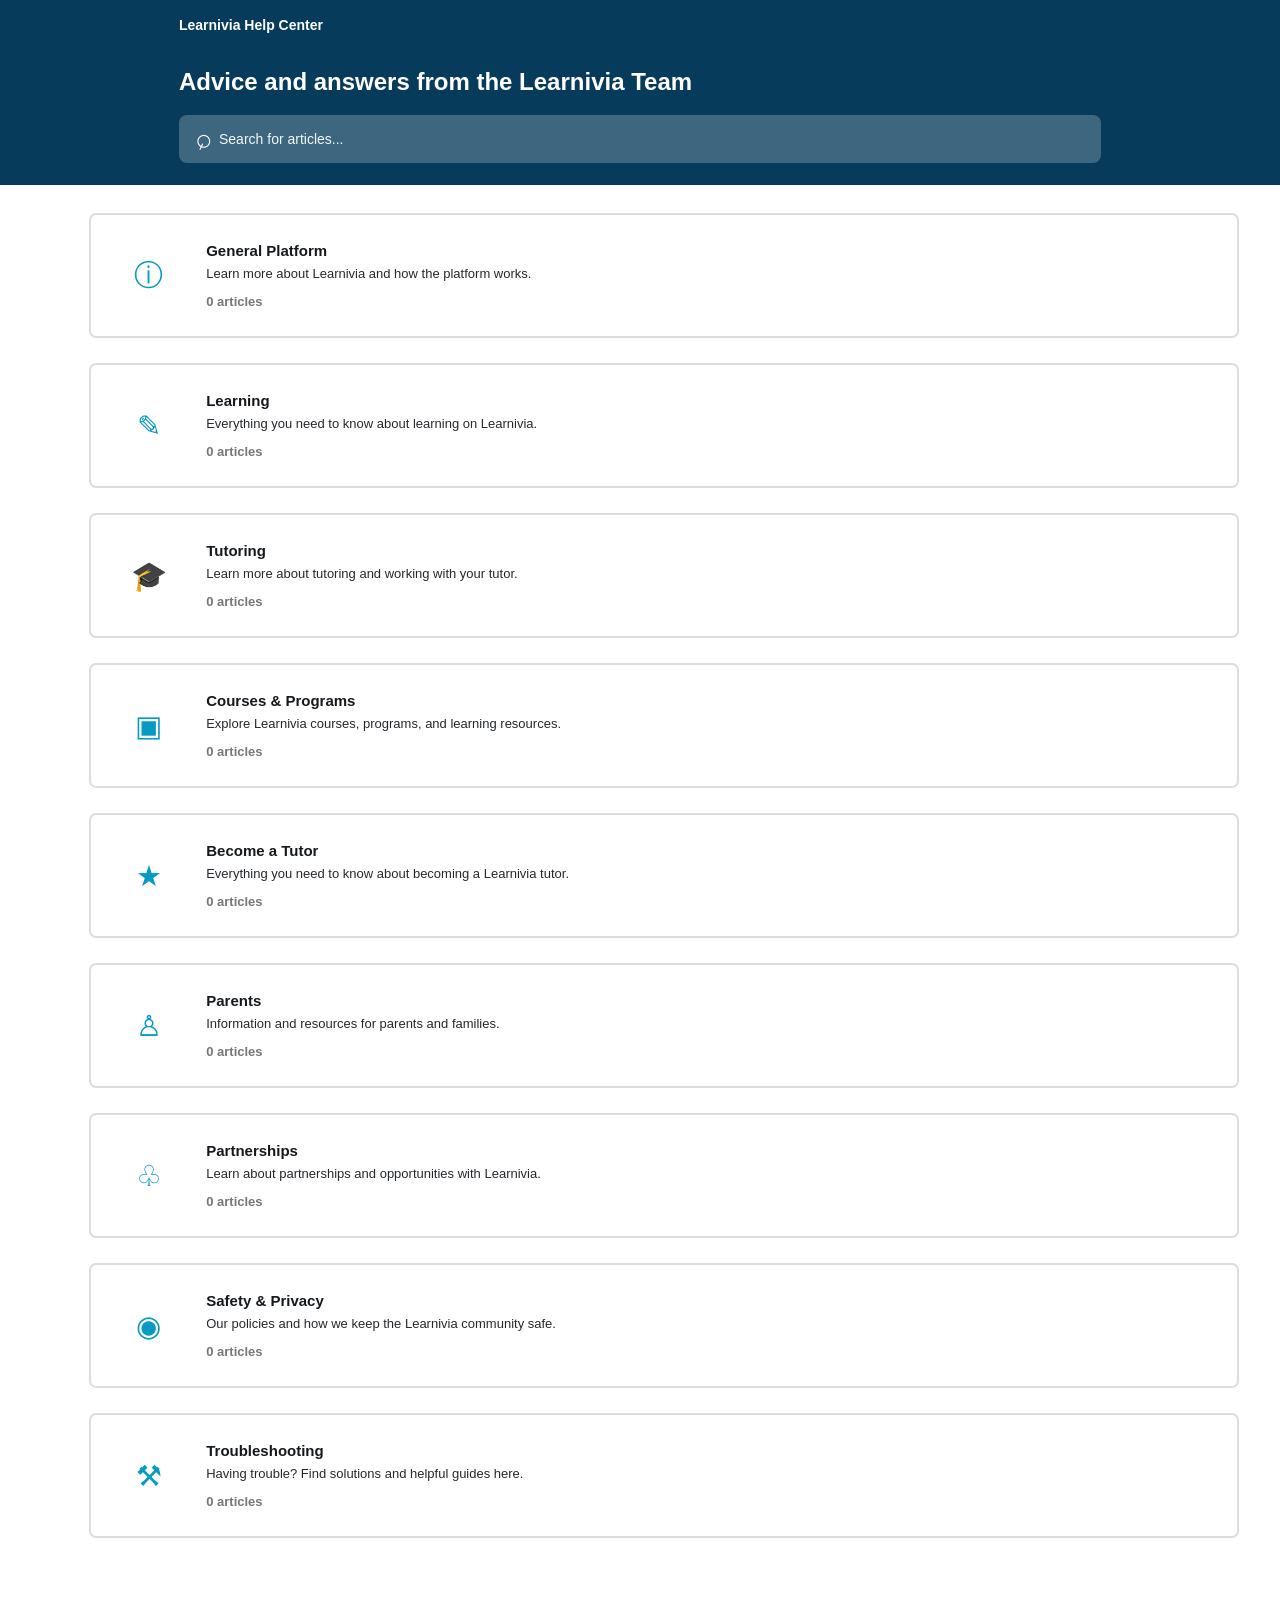
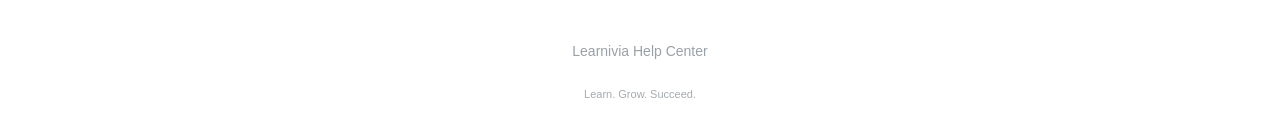
<file: faq.html>
<!DOCTYPE html>
<html lang="en">
<head>
    <meta charset="UTF-8">
    <meta name="viewport" content="width=device-width, initial-scale=1.0">
    <link rel="stylesheet" href="faq-style.css">
    <title>Learnivia Help Center</title>
    <script>document.documentElement.classList.add('js');</script>
</head>
<body>

    <div class="progress" id="progress"></div>

    <!-- FAQ HEADER -->
    <div class="faq-header">
        <div class="faq-container">
            <div class="faq-logo">Learnivia Help Center</div>
            <h1>Advice and answers from the Learnivia Team</h1>
            <div class="faq-search">
                <span class="search-icon">⌕</span>
                <input type="text" placeholder="Search for articles...">
            </div>
        </div>
    </div>

    <!-- FAQ CATEGORIES -->
    <main class="faq-content">

        <div class="faq-card">
            <div class="faq-icon">ⓘ</div>
            <div class="faq-card-text">
                <h2>General Platform</h2>
                <p>Learn more about Learnivia and how the platform works.</p>
                <span>0 articles</span>
            </div>
        </div>

        <div class="faq-card">
            <div class="faq-icon">✎</div>
            <div class="faq-card-text">
                <h2>Learning</h2>
                <p>Everything you need to know about learning on Learnivia.</p>
                <span>0 articles</span>
            </div>
        </div>

        <div class="faq-card">
            <div class="faq-icon">🎓</div>
            <div class="faq-card-text">
                <h2>Tutoring</h2>
                <p>Learn more about tutoring and working with your tutor.</p>
                <span>0 articles</span>
            </div>
        </div>

        <div class="faq-card">
            <div class="faq-icon">▣</div>
            <div class="faq-card-text">
                <h2>Courses &amp; Programs</h2>
                <p>Explore Learnivia courses, programs, and learning resources.</p>
                <span>0 articles</span>
            </div>
        </div>

        <div class="faq-card">
            <div class="faq-icon">★</div>
            <div class="faq-card-text">
                <h2>Become a Tutor</h2>
                <p>Everything you need to know about becoming a Learnivia tutor.</p>
                <span>0 articles</span>
            </div>
        </div>

        <div class="faq-card">
            <div class="faq-icon">♙</div>
            <div class="faq-card-text">
                <h2>Parents</h2>
                <p>Information and resources for parents and families.</p>
                <span>0 articles</span>
            </div>
        </div>

        <div class="faq-card">
            <div class="faq-icon">♧</div>
            <div class="faq-card-text">
                <h2>Partnerships</h2>
                <p>Learn about partnerships and opportunities with Learnivia.</p>
                <span>0 articles</span>
            </div>
        </div>

        <div class="faq-card">
            <div class="faq-icon">◉</div>
            <div class="faq-card-text">
                <h2>Safety &amp; Privacy</h2>
                <p>Our policies and how we keep the Learnivia community safe.</p>
                <span>0 articles</span>
            </div>
        </div>

        <div class="faq-card">
            <div class="faq-icon">⚒</div>
            <div class="faq-card-text">
                <h2>Troubleshooting</h2>
                <p>Having trouble? Find solutions and helpful guides here.</p>
                <span>0 articles</span>
            </div>
        </div>

    </main>

    <!-- FOOTER -->
    <footer class="faq-footer">
        <p>Learnivia Help Center</p>
        <small>Learn. Grow. Succeed.</small>
    </footer>

    <script>
        // Révélation des cartes et du footer au scroll
        var io = new IntersectionObserver(function (entries) {
            entries.forEach(function (e) {
                if (e.isIntersecting) {
                    var el = e.target;
                    el.classList.add('in');
                    io.unobserve(el);
                    // on retire le délai ensuite pour que le survol reste instantané
                    setTimeout(function () { el.style.transitionDelay = ''; }, 1300);
                }
            });
        }, { threshold: 0.2 });

        document.querySelectorAll('.faq-card, .faq-footer').forEach(function (el, i) {
            el.style.transitionDelay = (i % 4) * 0.08 + 's';
            io.observe(el);
        });

        // Progression de lecture + effet du header au scroll
        var bar = document.getElementById('progress');
        var root = document.documentElement;
        var ticking = false;

        function onScroll() {
            var max = root.scrollHeight - innerHeight;
            bar.style.transform = 'scaleX(' + (max > 0 ? scrollY / max : 0) + ')';
            root.style.setProperty('--p', Math.min(1, scrollY / 220));
            ticking = false;
        }

        addEventListener('scroll', function () {
            if (!ticking) { ticking = true; requestAnimationFrame(onScroll); }
        }, { passive: true });
        onScroll();
    </script>

</body>
</html>
</file>
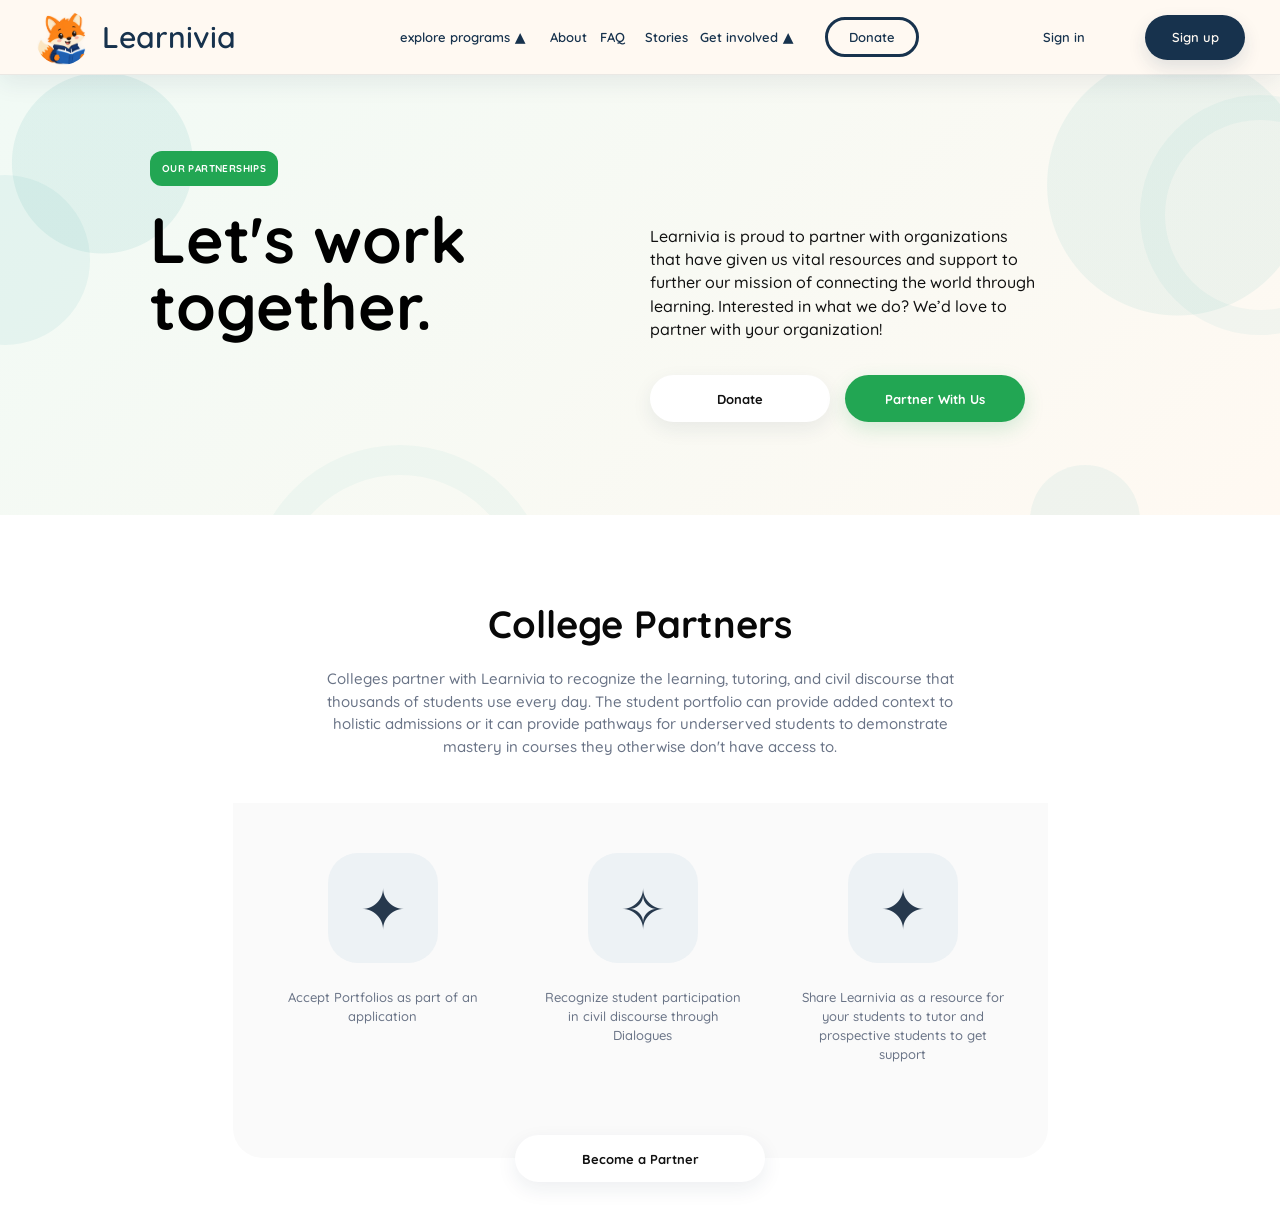
<file: partnerships.html>
<!DOCTYPE html>
<html lang="en">

<head>
    <meta charset="UTF-8">
    <meta name="viewport" content="width=device-width, initial-scale=1.0">

    <title>Partnerships - Learnivia</title>

    <link rel="stylesheet" href="partnership.css">

    <link rel="preconnect" href="https://fonts.googleapis.com">
    <link rel="preconnect" href="https://fonts.gstatic.com">

    <link
        href="https://fonts.googleapis.com/css2?family=Quicksand:wght@400;500;600;700&display=swap"
        rel="stylesheet"
    >
</head>

<body class="page">

    <!-- =========================
         NAVIGATION
    ========================== -->

    <div class="top">

        <a href="index.html" class="brand">
            <img
                class="fox"
                src="image_1.jpg/fox.jpeg"
                alt="Learnivia logo"
            >

            <span class="brand-name">Learnivia</span>
        </a>


        <div
            class="index-1"
            role="button"
            tabindex="0"
            aria-expanded="false"
        >
            explore programs

            <span class="triangle">
                &#9652;
            </span>
        </div>


        <a href="about.html" class="about-1">
            About
        </a>


        <a href="faq.html" class="faq-1">
            FAQ
        </a>


        <a href="stories.html" class="story-1">
            Stories
        </a>


        <div
            class="involve-1"
            role="button"
            tabindex="0"
            aria-expanded="false"
        >
            Get involved

            <span class="triangle">
                &#9652;
            </span>
        </div>


        <a href="donate.html" class="donate-1">
            Donate
        </a>


        <a href="signin.html" class="signin-button">
            Sign in
        </a>


        <a href="signup.html" class="signup-button">
            Sign up
        </a>

    </div>


    <!-- =========================
         EXPLORE MENU
    ========================== -->

    <div class="explore-menu" aria-hidden="true">

        <div class="explore-menu-content">

            <!-- EXPLORE PROGRAMS -->

            <section class="dropdown-panel explore-programs-panel">

                <div class="explore-menu-header">

                    <h2>
                        Explore programs
                    </h2>

                    <p>
                        Find the program that's right for you.
                    </p>

                </div>


                <div class="explore-menu-list">

                    <a
                        class="explore-item"
                        href="sat-tutoring.html"
                    >
                        <h3>
                            Official SAT® Tutoring
                        </h3>

                        <p>
                            Improve your score with our free SAT®
                            Bootcamps in partnership with CollegeBoard
                        </p>
                    </a>


                    <a
                        class="explore-item"
                        href="debate.html"
                    >
                        <h3>
                            Dialogues
                        </h3>

                        <p>
                            One-on-one conversations with students
                            around the globe
                        </p>
                    </a>


                    <a
                        class="explore-item"
                        href="workshops.html"
                    >
                        <h3>
                            College Admissions Workshops
                        </h3>

                        <p>
                            Navigate the college application process
                        </p>
                    </a>


                    <a
                        class="explore-item"
                        href="peer-tutoring.html"
                    >
                        <h3>
                            Homework Help
                        </h3>

                        <p>
                            Get unstuck on any subject, anytime
                        </p>
                    </a>

                </div>

            </section>


            <!-- GET INVOLVED -->

            <div class="get-involved-menu">

                <section class="dropdown-panel get-involved-panel">

                    <div class="explore-menu-header">

                        <h2>
                            Get involved
                        </h2>

                        <p>
                            Choose how you would like to be part of Learnivia.
                        </p>

                    </div>


                    <div class="explore-menu-list">

                        <a
                            class="explore-item"
                            href="become-tutor.html"
                        >
                            <h3>
                                Become a Tutor
                            </h3>

                            <p>
                                Share your knowledge, support other
                                students, and grow as a peer tutor.
                            </p>
                        </a>


                        <a
                            class="explore-item"
                            href="parent.html"
                        >
                            <h3>
                                Parent
                            </h3>

                            <p>
                                Discover ways to support your student's
                                learning and progress.
                            </p>
                        </a>


                        <a
                            class="explore-item"
                            href="partnerships.html"
                        >
                            <h3>
                                Partnership
                            </h3>

                            <p>
                                Partner with Learnivia to help create
                                more learning opportunities for students.
                            </p>
                        </a>


                        <a
                            class="explore-item"
                            href="Educator.html"
                        >
                            <h3>
                                Educator
                            </h3>

                            <p>
                                Share your knowledge, support students,
                                and help create meaningful learning experiences.
                            </p>
                        </a>

                    </div>

                </section>

            </div>

        </div>

    </div>


    <!-- =========================
         PARTNERSHIP HERO
    ========================== -->

    <section class="partnership-hero">

        <button class="partnership-note">
            OUR PARTNERSHIPS
        </button>


        <div class="partnership-text">
            Let's work<br>
            together.
        </div>


        <div class="partnership-text2">
            Learnivia is proud to partner with organizations that
            have given us vital resources and support to further
            our mission of connecting the world through learning.
            Interested in what we do? We’d love to partner with
            your organization!
        </div>


        <!-- HERO BUTTONS -->

        <div class="partnership-buttons">

            <a
                href="donate.html"
                class="partnership-donate"
            >
                Donate
            </a>


            <a
                href="signup.html"
                class="partnership-button"
            >
                Partner With Us
            </a>

        </div>


        <!-- DECORATIONS -->

        <div class="partnership-decoration decoration-1"></div>

        <div class="partnership-decoration decoration-2"></div>

        <div class="partnership-decoration decoration-3"></div>

        <div class="partnership-decoration decoration-4"></div>

    </section>


    <!-- =========================
         COLLEGE PARTNERS
    ========================== -->

    <section class="college-partners">

        <h2>
            College Partners
        </h2>


        <p class="college-description">
            Colleges partner with Learnivia to recognize the learning,
            tutoring, and civil discourse that thousands of students use
            every day. The student portfolio can provide added context
            to holistic admissions or it can provide pathways for
            underserved students to demonstrate mastery in courses
            they otherwise don't have access to.
        </p>


        <div class="partner-options">


            <!-- OPTION 1 -->

            <div class="partner-option">

                <div class="partner-icon">
                    <span>✦</span>
                </div>

                <p>
                    Accept Portfolios as part of an application
                </p>

            </div>


            <!-- OPTION 2 -->

            <div class="partner-option">

                <div class="partner-icon">
                    <span>✧</span>
                </div>

                <p>
                    Recognize student participation in civil discourse
                    through Dialogues
                </p>

            </div>


            <!-- OPTION 3 -->

            <div class="partner-option">

                <div class="partner-icon">
                    <span>✦</span>
                </div>

                <p>
                    Share Learnivia as a resource for your students
                    to tutor and prospective students to get support
                </p>

            </div>


            <!-- BOTTOM BUTTON -->

            <a
                href="signup.html"
                class="become-partner"
            >
                Become a Partner
            </a>

        </div>

    </section>


   

<script>
const menu = document.querySelector(".explore-menu");
const nav = document.querySelector(".top");
const dropdowns = document.querySelectorAll(".index-1, .involve-1");
const panels = {
    "index-1": document.querySelector(".explore-programs-panel"),
    "involve-1": document.querySelector(".get-involved-panel")
};

function closeDropdowns() {
    dropdowns.forEach(item => {
        item.classList.remove("open");
        item.setAttribute("aria-expanded", "false");
    });
    Object.values(panels).forEach(panel => panel?.classList.remove("active"));
    menu.classList.remove("open");
    nav.classList.remove("dropdown-open");
    menu.setAttribute("aria-hidden", "true");
}

function toggleDropdown(button) {
    const isOpen = button.classList.contains("open");
    closeDropdowns();
    if (isOpen) return;

    button.classList.add("open");
    button.setAttribute("aria-expanded", "true");
    panels[button.classList[0]]?.classList.add("active");
    menu.classList.add("open");
    nav.classList.add("dropdown-open");
    menu.setAttribute("aria-hidden", "false");
}

dropdowns.forEach(button => {
    button.addEventListener("click", event => {
        event.stopPropagation();
        toggleDropdown(button);
    });
    button.addEventListener("keydown", event => {
        if (event.key === "Enter" || event.key === " ") {
            event.preventDefault();
            toggleDropdown(button);
        }
    });
});

document.addEventListener("click", event => {
    if (!event.target.closest(".top") && !event.target.closest(".explore-menu")) closeDropdowns();
});
</script>
<script>
document.querySelectorAll(".faq-question").forEach(
    (button) => {
        button.addEventListener(
            "click",
            () => {
                const item =
                    button.closest(".faq-item");
                const wasOpen =
                    item.classList.contains("active");
                document
                    .querySelectorAll(".faq-item")
                    .forEach(
                        (otherItem) => {
                            otherItem.classList.remove(
                                "active"
                            );
                        }
                    );
                if (!wasOpen) {
                    item.classList.add(
                        "active"
                    );
                }
            }
        );
    }
);
</script>


</body>
</html>
</file>
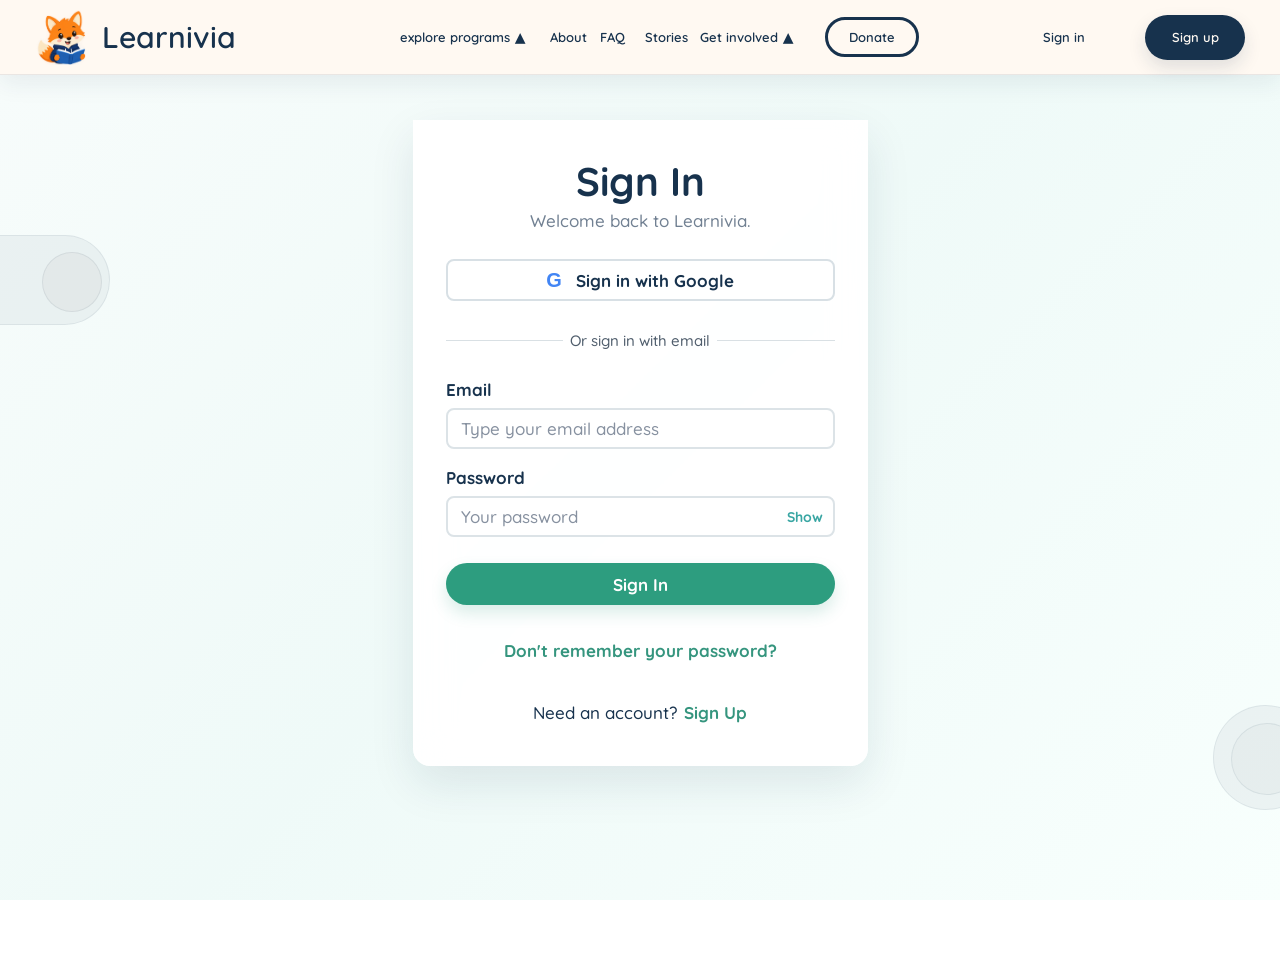
<file: signin.html>
<head>
    <meta charset="UTF-8">
    <meta name="viewport" content="width=device-width, initial-scale=1.0">
<link rel="stylesheet" href="signin.css">
<meta charset="UTF-8">
    <meta
        name="viewport"
        content="width=device-width, initial-scale=1.0"
    >
    <title>Learnivia</title>
    <link
        rel="stylesheet"
        href="style.css"
    >
    <link
        rel="preconnect"
        href="https://fonts.googleapis.com"
    >
    <link
        rel="preconnect"
        href="https://fonts.gstatic.com"
    >
    <link
        href="https://fonts.googleapis.com/css2?family=Quicksand:wght@400;500;600;700&display=swap"
        rel="stylesheet"
    >

    <title>About - Learnivia</title>
</head>
<body class="page">
<div class="top">
    <a
        href="index.html"
        class="brand"
    >
        <img
            class="fox"
            src="image_1.jpg/fox.jpeg"
            alt="Learnivia logo"
        >
              <span class="brand-name">Learnivia</span>
    </a>
    <div
        class="index-1"
        role="button"
        tabindex="0"
        aria-expanded="false"
    >
        explore programs
        <span class="triangle">
            &#9652;
        </span>
    </div>
    <a
        href="about.html"
        class="about-1"
    >
        About
    </a>
    <a
        href="faq.html"
        class="faq-1"
    >
        FAQ
    </a>
    <a
        href="stories.html"
        class="story-1"
    >
        Stories
    </a>
    <div
        class="involve-1"
        role="button"
        tabindex="0"
        aria-expanded="false"
    >
        Get involved
        <span class="triangle">
            &#9652;
        </span>
    </div>
    <a
        href="donate.html"
        class="donate-1"
    >
        Donate
    </a>
    <a
        href="signin.html"
        class="signin-button"
    >
        Sign in
    </a>
    <a
        href="signup.html"
        class="signup-button"
    >
        Sign up
    </a>
</div>
<div class="explore-menu" aria-hidden="true">
    <div class="explore-menu-content">
        <section class="dropdown-panel explore-programs-panel">
            <div class="explore-menu-header">
                <h2>Explore programs</h2>
                <p>Find the program that's right for you.</p>
            </div>
            <div class="explore-menu-list">
                <a class="explore-item" href="sat-tutoring.html">
                    <h3>Official SAT® Tutoring</h3>
                    <p>Improve your score with our free SAT® Bootcamps in partnership with CollegeBoard</p>
                </a>
                <a class="explore-item" href="debate.html">
                    <h3>Dialogues</h3>
                    <p>One-on-one conversations with students around the globe</p>
                </a>
                <a class="explore-item" href="workshops.html">
                    <h3>College Admissions Workshops</h3>
                    <p>Navigate the college application process</p>
                </a>
                <a class="explore-item" href="peer-tutoring.html">
                    <h3>Homework Help</h3>
                    <p>Get unstuck on any subject, anytime</p>
                </a>
            </div>
        </section>

        <div class="get-involved-menu">
            <section class="dropdown-panel get-involved-panel">
                <div class="explore-menu-header">
                    <h2>Get involved</h2>
                    <p>Choose how you would like to be part of Learnivia.</p>
                </div>
                <div class="explore-menu-list">
                    <a class="explore-item" href="become-tutor.html">
                        <h3>Become a Tutor </h3>
                        <p>.Share your knowledge, support other students, and grow as a peer tutor.</p>
                    </a>
                    <a class="explore-item" href="parent.html">
                        <h3>Parent</h3>
                        <p>Discover ways to support your student's learning and progress.</p>
                    </a>
                    <a class="explore-item" href="partnerships.html">
                        <h3>Partnership</h3>
                        <p>Partner with Learnivia to help create more learning opportunities for students.</p>
                    </a>
                    <a class="explore-item" href="Educator.html">
                        <h3>Educator</h3>
                        <p>Share your knowledge, support students, and help create meaningful learning experiences</p>
                    </a>
                </div>
            </section>
        </div>
    </div>
</div>
<main class="signin-page">

<div class="signin-decoration signin-decoration-left"></div>
<div class="signin-decoration signin-decoration-right"></div>

<section class="signin-card">

<div class="signin-header">
<h1>Sign In</h1>
<p>Welcome back to Learnivia.</p>
</div>

<button class="google-signin" type="button">
<span class="google-icon">G</span>
<span>Sign in with Google</span>
</button>

<div class="signin-divider">
<span></span>
<p>Or sign in with email</p>
<span></span>
</div>

<form class="signin-form">

<div class="form-group">
<label for="email">Email</label>
<input type="email" id="email" name="email" placeholder="Type your email address" required>
</div>

<div class="form-group">
<label for="password">Password</label>

<div class="password-wrapper">
<input type="password" id="password" name="password" placeholder="Your password" required>
<button type="button" class="show-password" aria-label="Show password">Show</button>
</div>
</div>

<button class="signin-submit" type="submit">Sign In</button>

</form>

<a href="#" class="forgot-password">Don't remember your password?</a>

<div class="signup-text">
<span>Need an account?</span>
<a href="signup.html">Sign Up</a>
</div>

</section>

</main>
<script>
const menu=document.querySelector(".explore-menu");
const nav=document.querySelector(".top");
const dropdowns=document.querySelectorAll(".index-1,.involve-1");
const panels={
"index-1":document.querySelector(".explore-programs-panel"),
"involve-1":document.querySelector(".get-involved-panel")
};


function closeDropdowns(){
dropdowns.forEach(item=>{
item.classList.remove("open");
item.setAttribute("aria-expanded","false");
});
Object.values(panels).forEach(panel=>panel?.classList.remove("active"));
menu.classList.remove("open");
nav.classList.remove("dropdown-open");
menu.setAttribute("aria-hidden","true");
}

function toggleDropdown(button){
const isOpen=button.classList.contains("open");
closeDropdowns();
if(isOpen)return;
button.classList.add("open");
button.setAttribute("aria-expanded","true");
panels[button.classList[0]]?.classList.add("active");
menu.classList.add("open");
nav.classList.add("dropdown-open");
menu.setAttribute("aria-hidden","false");
}

dropdowns.forEach(button=>{
button.addEventListener("click",event=>{
event.stopPropagation();
toggleDropdown(button);
});

button.addEventListener("keydown",event=>{
if(event.key==="Enter"||event.key===" "){
event.preventDefault();
toggleDropdown(button);
}
});
});

document.addEventListener("click",event=>{
if(!event.target.closest(".top")&&!event.target.closest(".explore-menu")){
closeDropdowns();
}
});

document.querySelectorAll(".faq-question").forEach(button=>{
button.addEventListener("click",()=>{
const item=button.closest(".faq-item");
const wasOpen=item.classList.contains("active");

document.querySelectorAll(".faq-item").forEach(otherItem=>{
otherItem.classList.remove("active");
});

if(!wasOpen)item.classList.add("active");
});
});
</file>
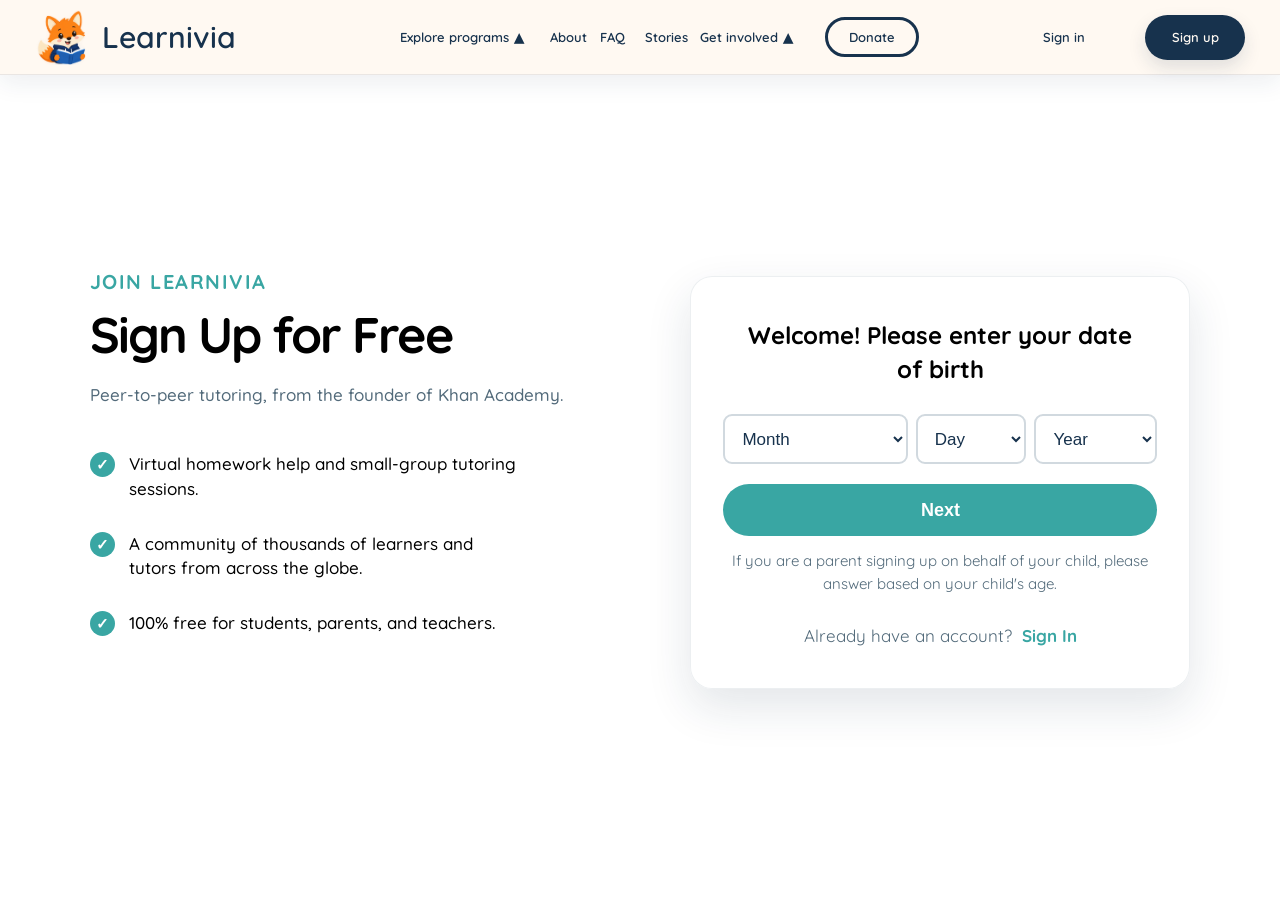
<file: signup.html>
<!DOCTYPE html>
<html lang="en">

<head>
    <meta charset="UTF-8">
    <meta name="viewport" content="width=device-width, initial-scale=1.0">
    <title>Sign Up - Learnivia</title>

    <link rel="stylesheet" href="signup.css">

    <link rel="preconnect" href="https://fonts.googleapis.com">
    <link rel="preconnect" href="https://fonts.gstatic.com">
    <link href="https://fonts.googleapis.com/css2?family=Quicksand:wght@400;500;600;700&display=swap"
        rel="stylesheet">
</head>

<body class="page">

    <header class="top">

        <a href="index.html" class="brand">
            <img class="fox" src="image_1.jpg/fox.jpeg" alt="Learnivia logo">
            <span class="brand-name">Learnivia</span>
        </a>

        <div class="index-1" role="button" tabindex="0" aria-expanded="false">
            Explore programs
            <span class="triangle">&#9652;</span>
        </div>

        <a href="about.html" class="about-1">
            About
        </a>

        <a href="faq.html" class="faq-1">
            FAQ
        </a>

        <a href="stories.html" class="story-1">
            Stories
        </a>

        <div class="involve-1" role="button" tabindex="0" aria-expanded="false">
            Get involved
            <span class="triangle">&#9652;</span>
        </div>

        <a href="donate.html" class="donate-1">
            Donate
        </a>

        <a href="signin.html" class="signin-button">
            Sign in
        </a>

        <a href="signup.html" class="signup-button">
            Sign up
        </a>

    </header>


    <!-- EXPLORE PROGRAMS / GET INVOLVED MENU -->

    <div class="explore-menu" aria-hidden="true">

        <div class="explore-menu-content">

            <section class="dropdown-panel explore-programs-panel">

                <div class="explore-menu-header">
                    <h2>Explore programs</h2>
                    <p>Find the program that's right for you.</p>
                </div>

                <div class="explore-menu-list">

                    <a class="explore-item" href="sat-tutoring.html">
                        <h3>Official SAT® Tutoring</h3>
                        <p>
                            Improve your score with our free SAT® Bootcamps
                            in partnership with CollegeBoard
                        </p>
                    </a>

                    <a class="explore-item" href="debate.html">
                        <h3>Dialogues</h3>
                        <p>
                            One-on-one conversations with students around the globe
                        </p>
                    </a>

                    <a class="explore-item" href="workshops.html">
                        <h3>College Admissions Workshops</h3>
                        <p>
                            Navigate the college application process
                        </p>
                    </a>

                    <a class="explore-item" href="peer-tutoring.html">
                        <h3>Homework Help</h3>
                        <p>
                            Get unstuck on any subject, anytime
                        </p>
                    </a>

                </div>

            </section>


            <div class="get-involved-menu">

                <section class="dropdown-panel get-involved-panel">

                    <div class="explore-menu-header">
                        <h2>Get involved</h2>
                        <p>
                            Choose how you would like to be part of Learnivia.
                        </p>
                    </div>

                    <div class="explore-menu-list">

                        <a class="explore-item" href="become-tutor.html">
                            <h3>Become a Tutor</h3>
                            <p>
                                Share your knowledge, support other students,
                                and grow as a peer tutor.
                            </p>
                        </a>

                        <a class="explore-item" href="parent.html">
                            <h3>Parent</h3>
                            <p>
                                Discover ways to support your student's learning
                                and progress.
                            </p>
                        </a>

                        <a class="explore-item" href="partnerships.html">
                            <h3>Partnership</h3>
                            <p>
                                Partner with Learnivia to help create more
                                learning opportunities for students.
                            </p>
                        </a>

                        <a class="explore-item" href="Educator.html">
                            <h3>Educator</h3>
                            <p>
                                Share your knowledge, support students,
                                and help create meaningful learning experiences.
                            </p>
                        </a>

                    </div>

                </section>

            </div>

        </div>

    </div>


    <!-- SIGN UP -->

    <main class="signup-hero">

        <section class="signup-intro">

            <div class="intro-content">

                <span class="intro-label">
                    JOIN LEARNIVIA
                </span>

                <h1>
                    Sign Up for Free
                </h1>

                <p class="intro-subtitle">
                    Peer-to-peer tutoring, from the founder of Khan Academy.
                </p>

                <div class="intro-points">

                    <div class="intro-point">
                        <span class="check">✓</span>

                        <p>
                            Virtual homework help and small-group tutoring sessions.
                        </p>
                    </div>

                    <div class="intro-point">
                        <span class="check">✓</span>

                        <p>
                            A community of thousands of learners and tutors
                            from across the globe.
                        </p>
                    </div>

                    <div class="intro-point">
                        <span class="check">✓</span>

                        <p>
                            100% free for students, parents, and teachers.
                        </p>
                    </div>

                </div>

            </div>

        </section>


        <section class="signup-card">

            <div class="signup-card-content">

                <h2>
                    Welcome! Please enter your
                    <span>date of birth</span>
                </h2>


                <!-- DATE CONTAINER -->

                <div class="date-selects">

                    <select id="month" aria-label="Month">
                        <option value="">Month</option>
                    </select>

                    <select id="day" aria-label="Day">
                        <option value="">Day</option>
                    </select>

                    <select id="year" aria-label="Year">
                        <option value="">Year</option>
                    </select>

                </div>


                <div>

                    <a href="next.html" style="text-decoration: none;">
                        <button class="next-button">
                            Next
                        </button>
                    </a>

                </div>


                <p class="parent-note">
                    If you are a parent signing up on behalf of your child,
                    please answer based on your child's age.
                </p>


                <p class="signin-text">
                    Already have an account?
                    <a href="signin.html">
                        Sign In
                    </a>
                </p>

            </div>

        </section>

    </main>


    <script>

    const months = [
        "January",
        "February",
        "March",
        "April",
        "May",
        "June",
        "July",
        "August",
        "September",
        "October",
        "November",
        "December"
    ];

    const monthSelect = document.getElementById("month");
    const daySelect = document.getElementById("day");
    const yearSelect = document.getElementById("year");

    months.forEach((month, index) => {

        const option = document.createElement("option");

        option.value = index + 1;
        option.textContent = month;

        monthSelect.appendChild(option);

    });

    for (let day = 1; day <= 31; day++) {

        const option = document.createElement("option");

        option.value = day;
        option.textContent = day;

        daySelect.appendChild(option);

    }

    const currentYear = new Date().getFullYear();

    for (let year = currentYear; year >= 1950; year--) {

        const option = document.createElement("option");

        option.value = year;
        option.textContent = year;

        yearSelect.appendChild(option);

    }




        /* DROPDOWN MENU */

        const menu = document.querySelector(".explore-menu");
        const nav = document.querySelector(".top");

        const dropdowns = document.querySelectorAll(
            ".index-1, .involve-1"
        );


        const panels = {
            "index-1": document.querySelector(".explore-programs-panel"),
            "involve-1": document.querySelector(".get-involved-panel")
        };


        function closeDropdowns() {

            dropdowns.forEach(item => {

                item.classList.remove("open");

                item.setAttribute(
                    "aria-expanded",
                    "false"
                );

            });


            Object.values(panels).forEach(panel => {

                panel?.classList.remove("active");

            });


            menu.classList.remove("open");

            nav.classList.remove("dropdown-open");

            menu.setAttribute(
                "aria-hidden",
                "true"
            );

        }


        function toggleDropdown(button) {

            const isOpen =
                button.classList.contains("open");


            closeDropdowns();


            if (isOpen) {
                return;
            }


            button.classList.add("open");


            button.setAttribute(
                "aria-expanded",
                "true"
            );


            panels[button.classList[0]]
                ?.classList.add("active");


            menu.classList.add("open");

            nav.classList.add("dropdown-open");


            menu.setAttribute(
                "aria-hidden",
                "false"
            );

        }


        dropdowns.forEach(button => {

            button.addEventListener(
                "click",
                event => {

                    event.stopPropagation();

                    toggleDropdown(button);

                }
            );


            button.addEventListener(
                "keydown",
                event => {

                    if (
                        event.key === "Enter" ||
                        event.key === " "
                    ) {

                        event.preventDefault();

                        toggleDropdown(button);

                    }

                }
            );

        });


        document.addEventListener(
            "click",
            event => {

                if (
                    !event.target.closest(".top") &&
                    !event.target.closest(".explore-menu")
                ) {

                    closeDropdowns();

                }

            }
        );

    </script>

</body>

</html>
</file>
<file: about.css>
.page {
    min-height: 100vh;
    background: #f7eee3;
    animation: pageReveal 1.2s cubic-bezier(.22, 1, .36, 1) both;
}
@keyframes pageReveal {
    from {
        opacity: 0;
    }
    to {
        opacity: 1;
    }
}.top {
    position: fixed;
    top: 0;
    left: 0;
    width: 100%;
    height: 75px;

    display: flex;
    align-items: center;
    padding: 0 35px;
    gap: 35px;

    /* Plus opaque */
    background: rgba(255, 249, 242, 0.97);

    backdrop-filter: blur(12px);
    -webkit-backdrop-filter: blur(12px);

    border-bottom: 1px solid rgba(23, 50, 77, 0.09);

    box-shadow:
        0 8px 25px rgba(23, 50, 77, 0.08);

    z-index: 100000;

    animation:
        navReveal .9s
        cubic-bezier(.22, 1, .36, 1)
        .1s both;
}

@keyframes navReveal {
    from {
        opacity: 0;
        transform: translateY(-20px);
    }

    to {
        opacity: 1;
        transform: translateY(0);
    }
}
.brand {
    display: flex;
    align-items: center;
    gap: 12px;
    margin-right: auto;
    transition:
        transform .3s ease;
}
.brand:hover {
    transform:
        translateY(-2px);
}
.fox {
    width: 55px;
    height: 55px;
    object-fit: cover;

    transition:
        transform .3s ease,
        box-shadow .3s ease;
}
.brand:hover .fox {
    transform:
        rotate(-4deg)
        scale(1.04);
  
}
.brand-name {
    font-family:
        "Quicksand",
        sans-serif;
    font-size: 30px;
    font-weight: 600;
    color: #17324D;
}
.index-1,
.about-1,
.faq-1,
.story-1,
.involve-1,
.donate-1 {
    position: absolute;
    display: flex;
    align-items: center;
    border: none;
    background: transparent;
    color: #17324D;
    font-family:
        "Quicksand",
        sans-serif;
    font-size: 13px;
    font-weight: 600;
    text-decoration: none;
    cursor: pointer;
    white-space: nowrap;
    transition:
        transform .3s ease,
        color .25s ease,
        opacity .25s ease;
}
.index-1 {
    margin-left: 365px;
}
.about-1 {
    margin-left: 515px;
}
.faq-1 {
    margin-left: 565px;
}
.story-1 {
    margin-left: 610px;
}
.involve-1 {
    margin-left: 665px;
}
.donate-1 {
    margin-left: 790px;
}
.index-1,
.involve-1 {
    cursor: pointer;
}
.index-1.open .triangle,
.involve-1.open .triangle {
    transform:
        rotate(180deg);
}
.triangle {
    display: inline-block;
    margin-left: 5px;
    font-size: 19px;
    transform-origin: center;
    transition:
        transform .35s ease;
}
.index-1:hover,
.about-1:hover,
.faq-1:hover,
.story-1:hover,
.involve-1:hover,
.donate-1:hover {
    color: #39A6A3;
    transform:
        translateY(-2px);
}
.donate-1 {
    border:
        3px solid #17324D;
    border-radius: 35px;
    padding:
        9px 21px;
}
.donate-1:hover {
    color: #39A6A3;
    border-color:
        #39A6A3;
}
.explore-menu {
    position: fixed;
    top: 75px;
    left: 0;
    width: 100%;
    height: calc(100vh - 75px);
    background:
        rgba(255, 249, 242, 0.82);
    backdrop-filter:
        blur(123px);
    -webkit-backdrop-filter:
        blur(123px);
    border-top:
        1px solid rgba(23, 50, 77, 0.07);
    border-bottom:
        1px solid rgba(23, 50, 77, 0.07);
    box-shadow:
        0 15px 40px rgba(23, 50, 77, .08);
    z-index: 99999;
    opacity: 0;
    visibility: hidden;
    transform:
        translateY(-100%);
    pointer-events: none;
    transition:
        transform .5s cubic-bezier(.22, 1, .36, 1),
        opacity .35s ease,
        visibility .5s ease;
}
.explore-menu.open {
    opacity: 1;
    visibility: visible;
    transform:
        translateY(0);
    pointer-events: auto;
}
.explore-menu-content {
    width: 100%;
    height: 100%;
    padding:
        45px 8%;
    overflow-y: auto;
}
.explore-menu-header {
    margin-bottom: 35px;
}
.explore-menu-header h2 {
    font-family:
        "Quicksand",
        sans-serif;
    font-size: 40px;
    font-weight: 600;
    color: #17324D;
    letter-spacing: -1.5px;
}
.explore-menu-header p {
    margin-top: 10px;
    font-size: 16px;
    font-weight: 500;
    color: #526A7A;
}
.explore-menu-grid {
    display: grid;
    grid-template-columns:
        repeat(4, 1fr);
    gap: 20px;
    width: 100%;
}
.explore-item {
    padding: 25px;
    background:
        rgba(255, 249, 242, .45);
    border:
        1px solid rgba(23, 50, 77, .07);
    border-radius: 16px;
    backdrop-filter:
        blur(10px);
    -webkit-backdrop-filter:
        blur(10px);
    transition:
        transform .25s ease,
        box-shadow .25s ease,
        background .25s ease;
}
.explore-item:hover {
    transform:
        translateY(-5px);
    background:
        rgba(255, 249, 242, .65);
    box-shadow:
        0 10px 30px rgba(23, 50, 77, .08);
}
.explore-item h3 {
    margin-bottom: 10px;
    font-size: 20px;
    font-weight: 600;
    color: #17324D;
}
.explore-item p {
    font-size: 14px;
    font-weight: 500;
    line-height: 1.5;
    color: #526A7A;
}







.explore-menu {
    position: fixed;
    top: 75px;
    left: 0;
    width: 100%;
    height: calc(100vh - 75px);
    background:
        rgba(255, 249, 242, 0.82);
    backdrop-filter:
        blur(12px);
    -webkit-backdrop-filter:
        blur(12px);
    border-top:
        1px solid rgba(23, 50, 77, 0.07);
    border-bottom:
        1px solid rgba(23, 50, 77, 0.07);
    box-shadow:
        0 15px 40px rgba(23, 50, 77, .08);
    z-index: 99999;
    opacity: 0;
    visibility: hidden;
    transform:
        translateY(-100%);
    pointer-events: none;
    transition:
        transform .5s cubic-bezier(.22, 1, .36, 1),
        opacity .35s ease,
        visibility .5s ease;
}
.explore-menu.open {
    opacity: 1;
    visibility: visible;
    transform:
        translateY(0);
    pointer-events: auto;
}
.explore-menu-content {
    width: 100%;
    height: 100%;
    padding:
        45px 8%;
    overflow-y: auto;
}
.explore-menu-header {
    margin-bottom: 35px;
}
.explore-menu-header h2 {
    font-family:
        "Quicksand",
        sans-serif;
    font-size: 40px;
    font-weight: 600;
    color: #17324D;
    letter-spacing: -1.5px;
}
.explore-menu-header p {
    margin-top: 10px;
    font-size: 16px;
    font-weight: 500;
    color: #526A7A;
}
.explore-menu-grid {
    display: grid;
    grid-template-columns:
        repeat(4, 1fr);
    gap: 20px;
    width: 100%;
}
.explore-item {
    padding: 25px;
    background:
        rgba(255, 249, 242, .45);
    border:
        1px solid rgba(23, 50, 77, .07);
    border-radius: 16px;
    backdrop-filter:
        blur(10px);
    -webkit-backdrop-filter:
        blur(10px);
    transition:
        transform .25s ease,
        box-shadow .25s ease,
        background .25s ease;
}
.explore-item:hover {
    transform:
        translateY(-5px);
    background:
        rgba(255, 249, 242, .65);
    box-shadow:
        0 10px 30px rgba(23, 50, 77, .08);
}
.explore-item h3 {
    margin-bottom: 10px;
    font-size: 20px;
    font-weight: 600;
    color: #17324D;
}
.explore-item p {
    font-size: 14px;
    font-weight: 500;
    line-height: 1.5;
    color: #526A7A;
}

.signin-button {
    border: none;
    border-radius: 20px;
    padding:
        12px 25px;
    background:
        transparent;
    color: #17324D;
    font-family:
        "Quicksand",
        sans-serif;
    font-size: 13px;
    font-weight: 600;
    cursor: pointer;
    text-decoration: none;
    transition:
        transform .3s ease,
        color .25s ease,
        background .25s ease;
}
.signin-button:hover {
    transform:
        translateY(-2px);
    color:
        #39A6A3;
    background:
        rgba(57, 166, 163, .08);
}
.signup-button {
    border: none;
    height: 45px;
    min-width: 100px;
    padding:
        0 22px;
    border-radius: 35px;
    background:
        #17324D;
    color:
        #FFF9F2;
    font-family:
        "Quicksand",
        sans-serif;
    font-size: 13px;
    font-weight: 600;
    cursor: pointer;
    text-decoration: none;
    display: flex;
    align-items: center;
    justify-content: center;
    box-shadow:
        0 8px 18px rgba(23, 50, 77, .13);
    transition:
        transform .3s ease,
        background .25s ease,
        box-shadow .25s ease;
}
.signup-button:hover {
    transform:
        translateY(-3px);
    background:
        #39A6A3;
    box-shadow:
        0 12px 25px rgba(57, 166, 163, .22);
}

.hero{
  background-color:aquamarine;
  height: 500px;
    margin-top: 75px;
}
.hero-text1{
  font-size: 90px;
  width:650px;
  margin-left:550px;
  font-weight:bold;
  margin-top:70px;
  display:inline-block;
}

.hero-text2{
  font-size: 20px;
  width:500px;
  margin-left: 550px;
  font-weight:bold;
  margin-bottom:-300px;
  display:absolute;
}
.globe-fox{
    height:350px;
    margin-left:75px;
    margin-top:50px;
}

.diplome {
    position: absolute;
    height: 120px;
    width: 160px;
    top: -40px;
    right: -60px;
    z-index: 10;
    filter:
        drop-shadow(
            5px -5px 5px
            rgba(23, 50, 77, .25)
        );
}
.creator {
    position: relative;
    overflow: visible;
    height: 380px;
    margin:
        150px
        200px
        80px;
    border-radius: 25px;
    background:
        radial-gradient(
            circle at 90% 15%,
            rgba(57, 166, 163, .14),
            transparent 28%
        ),
        linear-gradient(
            135deg,
            rgba(255, 249, 242, .98),
            rgba(221, 252, 233, .95)
        );
    border:
        1px solid rgba(23, 50, 77, .06);
    box-shadow:
        0 20px 55px rgba(23, 50, 77, .11);
    isolation: isolate;
    transition:
        transform .4s ease,
        box-shadow .4s ease;
}
.creator-profil{
    display:absolute;
    height:70px;
    width:70px;
    border-radius:400px;
    margin-left:-160px;
    margin-bottom:-25px
}
.creator_text {
    margin-left: 200px;
    margin-top:70px; 
       font-size:23px;
       
}

.creator-text2-1{
    color:rgb(67, 184, 145)
}
.creator_text2,
.creator_text3 {
    margin-left: 150px;
    margin-top:0px; 
       font-size:18px;
}
.testimonial-line {
    width: 1px;
    height: 175px;
    background:
        rgba(23, 50, 77, .20);
    margin-left: 450px;
    position: absolute;
    top: 70px;
}
.testimonial-text {
    font-family:
        "Quicksand",
        sans-serif;
    font-size: 20px;
    font-weight: 500;
    line-height: 1.45;
    color:
        #17324D;
    position: absolute;
    top: 75px;
    left: 500px;
    max-width: 420px;
}
.testimonial-author {
    font-family:
        "Quicksand",
        sans-serif;
    position: absolute;
    top: 190px;
    left: 745px;
    font-size: 18px;
    font-weight: 700;
    color:
        #17324D;
}
.testimonial-publication {
    position: absolute;
    top: 337px;
    right: 795px;
    font-family:
        "Quicksand",
        sans-serif;
    font-size: 20px;
    font-weight: 600;
    color:
        rgba(23, 50, 77, .30);
}





.about-main-text{
  font-size:20px;
  width:1000px;
  margin-left:175px;
  font-weight:600;
  margin-top:-1000px;
}

.values-area{
  margin-top: 200px;
  height:800px;
  border-top: 0.01px solid rgb(197, 197, 197);
}

.values-text{
  text-align:center;
  font-size:70px;
  margin-top:50px;
  font-weight:bold
}

.values-text2{
  text-align:center;
  color:gray;
  margin-top:50px;
  margin-left:350px;
  font-weight:bold;
  width:650px;
}

.icon1{
  font-size:100px;
  display:absolute;
  margin-top:60px;
  margin-left:205px;
}
.icon2{
  font-size:100px;
  display:absolute;
  margin-top: -125px;
  margin-left:500px;
}
.icon3{
  font-size:100px;
  display:absolute;
  margin-top: -130px;
  margin-left:750px;
}
.icon4{
  font-size:100px;
  display:absolute;
  margin-top: -135px;
  margin-left:1000px;
}

.values-icon-text1{
  font-size:20px;
  margin-left:170px;
  display:inline-block;
 
}
.why{
   background: #271405;
   height:800px;
   margin-bottom:500px;
   margin-top:-200px
}



.peer {
    border-bottom:
        .5px solid #B8C8D2;
    height: 500px;
    position: relative;
    margin-top:50px;
}
.book-a2 {
    position: absolute;
    height: 150px;
    width: 150px;
    margin-top: -100px;
    margin-left: 736px;
    background:
        transparent;
      
}
.google-meet {
    margin-left: 40px;
    margin-top: 28px;
    height: 378px;
    width:650px;
}
.the-video {
    background:
        black;
    border-radius: 20px;
    height: 430px;
    width: 730px;
    margin-left: 149px;
    box-shadow:
        0 20px 45px rgba(23, 50, 77, .16);
}
.the-text {
    background:
        transparent;
    display: block;
    margin-bottom: 150px;
    margin-top: -500px;
    margin-left: 0px;
    height: 400px;
    width: 340px;
      padding-bottom: 60px;
}
.peer-text {
    font-family:
        "Quicksand",
        sans-serif;
    font-size: 40px;
    font-weight: 600;
    color:
        #17324D;
         margin-top: -40px;
      
         
}
.something-text {
    font-family:
        "Quicksand",
        sans-serif;
    font-size: 18px;
    font-weight: 400;
    color:
        #526A7A;
    line-height: 1.6;
}
.join-bootcamp{
        border: none;
    margin-top: px;
    margin-bottom: 6px;
    margin-left: 10px;
    height: 45px;
    width: 300px;
    border-radius: 35px;
    background:
        #17324D;
    color:
        #FFF9F2;
    font-family:
        "Quicksand",
        sans-serif;
    font-size: 14px;
    font-weight: 700;
    cursor: pointer;
    position: absolute;
    box-shadow:
        0 10px 22px rgba(23, 50, 77, .15);
    transition:
        transform .3s ease,
        box-shadow .3s ease,
        background .3s ease;
}
.join-bootcamp:hover {
    transform:
        translateY(-4px)
        scale(1.01);
    background:
        #39A6A3;
    box-shadow:
        0 14px 30px rgba(57, 166, 163, .25);
}


.why2{
   background: transparent;
   height:900px;
   margin-top:-200px
}


.learnivia-blog {
    margin-top: 500px;
    width: 1526px;
    margin-left: -90px;
    padding:
        125px 8%
        110px;
    background:
        transparent;
    color:
        #17324D;
}
.blog-header {
    max-width: 1330px;
    margin:
        0 auto 45px;
    display: flex;
    align-items: flex-end;
    justify-content: space-between;
}
.section-eyebrow {
    display: block;
    margin-bottom: 12px;
    font-size: 11px;
    font-weight: 700;
    letter-spacing: 2px;
    color:
        #39A6A3;
}
.blog-header h2 {
    font-family:
        "Quicksand",
        sans-serif;
    font-size: 58px;
    line-height: 1;
    font-weight: 600;
    letter-spacing: -2px;
    color:
        #17324D;
}
.see-all-news {
    display: flex;
    align-items: center;
    gap: 10px;
    padding:
        13px 20px;
    border-radius:
        30px;
    background:
        #f4f7f4;
    color:
        #17324D;
    text-decoration: none;
    font-size: 13px;
    font-weight: 700;
    transition:
        transform .3s ease,
        background .3s ease,
        color .3s ease;
}
.see-all-news span {
    font-size: 15px;
    transition:
        transform .3s ease;
}
.see-all-news:hover {
    transform:
        translateY(-3px);
    background:
        #2fcaa3;
    color:
        #FFF9F2;
}
.see-all-news:hover span {
    transform:
        translate(3px, -3px);
}
.blog-grid {
    width: 100%;
    max-width: 1330px;
    margin:
        0 auto;
    display: grid;
    grid-template-columns:
        repeat(4, 1fr);
    gap: 25px;
}
.blog-card {
    min-width: 0;
    color:
        #17324D;
}
.blog-card h3 {
    margin:
        12px 12px 12px;
    font-size: 17px;
    line-height: 1.35;
    font-weight: 700;
    color:
        #17324D;
}
.blog-card > p {
    margin:
        0 12px;
    font-size: 14px;
    line-height: 1.5;
    font-weight: 500;
    color:
        #647582;
}
.blog-image {
    display: block;
    width: 100%;
    height: 170px;
    border-radius:
        18px;
    overflow: hidden;
    text-decoration: none;
    box-shadow:
        0 8px 22px
        rgba(23, 50, 77, .08);
    transition:
        transform .4s
        cubic-bezier(.22, 1, .36, 1),
        box-shadow .4s ease;
}
.blog-image:hover {
    transform:
        translateY(-6px)
        scale(1.015);
    box-shadow:
        0 18px 35px
        rgba(23, 50, 77, .13);
}
.blog-image-content {
    width: 100%;
    height: 100%;
    position: relative;
    display: flex;
    flex-direction: column;
    align-items: center;
    justify-content: center;
    overflow: hidden;
    text-align: center;
}
.blog-green {
    background:
        linear-gradient(
            145deg,
            #0f4c42,
            #17324D
        );
    color:
        #FFF9F2;
}
.blog-green::before,
.blog-green::after {
    content: "";
    position: absolute;
    border-radius: 50%;
    border:
        1px solid
        rgba(47, 202, 163, .2);
}
.blog-green::before {
    width: 230px;
    height: 230px;
    top: -160px;
    left: -70px;
}
.blog-green::after {
    width: 180px;
    height: 180px;
    bottom: -120px;
    right: -50px;
}
.blog-green strong {
    position: relative;
    z-index: 2;
    font-size: 23px;
    line-height: 1.05;
}
.blog-green small {
    margin-top: 10px;
    font-size: 8px;
    letter-spacing: 1.5px;
    opacity: .75;
}
.mini-icon {
    position: absolute;
    top: 15px;
    left: 18px;
    font-size: 18px;
    color:
        #2fcaa3;
}
.blog-teal {
    background:
        linear-gradient(
            145deg,
            #0f685d,
            #16466b
        );
    color:
        #FFF9F2;
}
.blog-teal::before {
    content: "";
    position: absolute;
    width: 300px;
    height: 120px;
    left: -80px;
    bottom: -50px;
    border-radius:
        50%;
    background:
        rgba(47, 202, 163, .12);
}
.blog-teal strong {
    font-size: 25px;
    line-height: 1.05;
}
.mini-spark {
    position: absolute;
    right: 20px;
    top: 15px;
    color:
        #F4C95D;
    font-size: 18px;
}
.blog-sky {
    background:
        #7edcf0;
    justify-content:
        flex-end;
    color:
        #17324D;
}
.blog-sky::before {
    content: "";
    position: absolute;
    width: 130px;
    height: 50px;
    top: 22px;
    left: -20px;
    background:
        rgba(255,255,255,.75);
    border-radius:
        50%;
}
.blog-sky::after {
    content: "";
    position: absolute;
    width: 150px;
    height: 70px;
    top: 8px;
    right: -35px;
    background:
        rgba(255,255,255,.8);
    border-radius:
        50%;
}
.sun {
    position: absolute;
    right: 25px;
    top: 25px;
    font-size: 25px;
    color:
        #F4C95D;
}
.hill {
    position: absolute;
    width: 150%;
    height: 90px;
    bottom: -35px;
    left: -25%;
    border-radius:
        50% 50% 0 0;
    background:
        #6ecb70;
    font-size: 40px;
    padding-top: 5px;
}
.study-title {
    position: relative;
    z-index: 5;
    margin-bottom: 50px;
    font-size: 22px;
    line-height: 1.05;
}
.blog-raspberry {
    background:
        linear-gradient(
            145deg,
            #72234e,
            #AD0062
        );
    color:
        #FFF9F2;
    align-items:
        flex-start;
    padding:
        25px;
}
.blog-raspberry strong {
    font-size: 24px;
    line-height: 1.05;
    margin-top: 45px;
    text-align:
        left;
}
.blog-raspberry small {
    margin-top: 12px;
    font-size: 8px;
    letter-spacing: 1.5px;
    opacity: .75;
}
.big-x {
    position: absolute;
    top: -15px;
    left: 5px;
    font-size: 80px;
    opacity: .15;
    font-weight: 700;
}
.percentage {
    position: absolute;
    right: 15px;
    top: 10px;
    font-size: 45px;
    opacity: .2;
    font-weight: 700;
}
.blog-meta {
    display: flex;
    align-items: center;
    gap: 10px;
    margin:
        16px 12px 0;
}
.blog-meta span {
    font-size: 9px;
    font-weight: 800;
    letter-spacing: 1px;
    color:
        #39A6A3;
}
.blog-meta time {
    font-size: 10px;
    color:
        #8996A0;
}
.blog-author {
    display: flex;
    align-items: center;
    gap: 10px;
    margin:
        18px 12px 0;
}
.author-avatar {
    width: 34px;
    height: 34px;
    flex-shrink: 0;
    display: flex;
    align-items: center;
    justify-content: center;
    border-radius:
        50%;
    background:
        #2fcaa3;
    color:
        #17324D;
    font-size: 13px;
    font-weight: 800;
}
.avatar-raspberry {
    background:
        #AD0062;
    color:
        #FFF9F2;
}
.avatar-yellow {
    background:
        #F4C95D;
}
.avatar-blue {
    background:
        #7edcf0;
}
.blog-author div:last-child {
    display: flex;
    flex-direction: column;
}
.blog-author strong {
    font-size: 12px;
    color:
        #17324D;
}
.blog-author span {
    font-size: 10px;
    color:
        #8996A0;
}


.meet {
    font-family:
        "Quicksand",
        sans-serif;
    font-size: 40px;
    text-align: center;
    margin-top: 45px;
    font-weight: 500;
    color:
        #17324D;
    letter-spacing: -1px;
}
.tutor {
    font-family:
        "Quicksand",
        sans-serif;
    font-size: 25px;
    text-align: center;
    margin-top: 44px;
    font-weight: 500;
    color:
        #526A7A;
    line-height: 1.5;
}
.student-video,
.student-video2,
.student-video3 {
    height: 550px;
    background:
        linear-gradient(
            145deg,
            #17324D,
            #214F70
        );
    border-radius: 20px;
    width: 400px;
    margin-top: 34px;
    box-shadow:
        0 18px 38px rgba(23, 50, 77, .14);
    transition:
        transform .4s ease,
        box-shadow .4s ease;
}
.student-video:hover,
.student-video2:hover,
.student-video3:hover {
    transform:
        translateY(-8px);
    box-shadow:
        0 25px 50px rgba(23, 50, 77, .19);
}
.student-video {
    margin-left: 30px;
}
.student-video2 {
    margin-left: 470px;
    margin-top: -550px;
}
.student-video3 {
    margin-left: 900px;
    margin-top: -550px;
}
.learnivia-faq {
    padding:
        100px 8%
        120px;
    background:
        #FFF9F2;
    border-top:
        1px solid
        rgba(23, 50, 77, .12);
}
.faq-inner {
    max-width:
        1000px;
    margin:
        0 auto;
    display: grid;
    grid-template-columns:
        35% 65%;
    gap: 80px;
}
.faq-heading h2 {
    font-family:
        "Quicksand",
        sans-serif;
    font-size:
        55px;
    font-weight:
        600;
    letter-spacing:
        -2px;
    color:
        black;
}
.faq-heading p {
    margin-top:
        20px;
    max-width:
        260px;
    font-size:
        15px;
    line-height:
        1.6;
    font-weight:
        500;
    color:
        black;
        ;
}
.faq-list {
    width:
        100%;
}
.faq-item {
    border-bottom:
        1px solid
        rgba(23, 50, 77, .13);
}
.faq-question {
    width:
        100%;
    min-height:
        58px;
    padding:
        15px 0;
    display:
        flex;
    align-items:
        center;
    justify-content:
        space-between;
    gap:
        20px;
    border:
        none;
    background:
        transparent;
    color:
        black;
        ;
    font-family:
        "Quicksand",
        sans-serif;
    font-size:
        15px;
    font-weight:
        700;
    text-align:
        left;
    cursor:
        pointer;
}
.faq-plus {
    font-size:
        27px;
    font-weight:
        400;
    line-height:
        1;
    transition:
        transform .35s ease,
        color .25s ease;
}
.faq-question:hover {
    color:
        #17324D;
}
.faq-item.active
.faq-plus {
    transform:
        rotate(45deg);
    color:
        #AD0062;
}
.faq-answer {
    display:
        grid;
    grid-template-rows:
        0fr;
    transition:
        grid-template-rows .35s ease;
}
.faq-answer p {
    overflow:
        hidden;
    margin:
        0;
    padding:
        0;
    max-width:
        700px;
    font-size:
        14px;
    line-height:
        1.6;
    color:
        #647582;
}
.faq-item.active
.faq-answer {
    grid-template-rows:
        1fr;
}
.faq-item.active
.faq-answer p {
    padding:
        0 40px 20px 0;
}
.footer-nav {
    min-height:
        75px;
    padding:
        0 6%;
    display:
        flex;
    align-items:
        center;
    gap:
        25px;
    background:
        rgba(255, 249, 242, .92);
    border-top:
        1px solid
        rgba(23, 50, 77, .08);
    border-bottom:
        1px solid
        rgba(23, 50, 77, .08);
    backdrop-filter:
        blur(12px);
    -webkit-backdrop-filter:
        blur(12px);
    position:
        relative;
    z-index:
        10;
}
.footer-brand {
    display:
        flex;
    align-items:
        center;
    gap:
        8px;
    margin-right:
        auto;
    color:
        #39A6A3;
    text-decoration:
        none;
    font-size:
        20px;
    font-weight:
        700;
}
.footer-brand img {
    width:
        34px;
    height:
        34px;
    border-radius:
        50%;
}
.footer-links {
    display:
        flex;
    align-items:
        center;
    gap:
        25px;
}
.footer-links a,
.footer-signin {
    color:
        #17324D;
    text-decoration:
        none;
    font-size:
        11px;
    font-weight:
        700;
    transition:
        color .25s ease,
        transform .25s ease;
}
.footer-links a:hover,
.footer-signin:hover {
    color:
        #39A6A3;
    transform:
        translateY(-2px);
}
.footer-donate {
    padding:
        9px 17px;
    border:
        2px solid
        #000;
    border-radius:
        30px;
}
.footer-signup {
    padding:
        10px 18px;
    border-radius:
        30px;
    background:
        #2fcaa3;
    color:
        #17324D;
    text-decoration:
        none;
    font-size:
        11px;
    font-weight:
        800;
    transition:
        transform .25s ease,
        box-shadow .25s ease;
}
.footer-signup:hover {
    transform:
        translateY(-3px);
    box-shadow:
        0 8px 20px
        rgba(47, 202, 163, .25);
}
.theme-button {
    width:
        35px;
    height:
        35px;
    border:
        none;
    background:
        transparent;
    color:
        #17324D;
    font-size:
        19px;
    cursor:
        pointer;
}
.learnivia-footer {
    width:
        100%;
    padding:
        55px 8%
        35px;
    background:
        linear-gradient(
            145deg,
            #269b7c,
            #2fcaa3
        );
    color:
        #FFF9F2;
    min-height:
        500px;
}
.footer-top {
    display:
        flex;
    align-items:
        center;
    justify-content:
        space-between;
    max-width:
        1330px;
    margin:
        0 auto 70px;
}
.footer-logo {
    display:
        flex;
    align-items:
        center;
    gap:
        10px;
    color:
        #FFF9F2;
    text-decoration:
        none;
    font-size:
        26px;
    font-weight:
        700;
}
.footer-logo img {
    width:
        45px;
    height:
        45px;
    border-radius:
        50%;
    background:
        rgba(255,255,255,.15);
}
.social-links {
    display:
        flex;
    align-items:
        center;
    gap:
        22px;
}
.social-links a {
    width:
        28px;
    height:
        28px;
    display:
        flex;
    align-items:
        center;
    justify-content:
        center;
    color:
        #FFF9F2;
    text-decoration:
        none;
    font-size:
        17px;
    font-weight:
        700;
    opacity:
        .9;
    transition:
        transform .25s ease,
        opacity .25s ease;
}
.social-links a:hover {
    transform:
        translateY(-4px);
    opacity:
        1;
}
.footer-columns {
    max-width:
        1330px;
    margin:
        0 auto;
    display:
        grid;
    grid-template-columns:
        repeat(4, 1fr);
    gap:
        80px;
}
.footer-column {
    display:
        flex;
    flex-direction:
        column;
    align-items:
        flex-start;
}
.footer-column-title {
    margin-bottom:
        25px;
    font-size:
        9px;
    font-weight:
        800;
    letter-spacing:
        1.5px;
    color:
        rgba(255,249,242,.72);
}
.footer-column a {
    margin-bottom:
        17px;
    color:
        #FFF9F2;
    text-decoration:
        none;
    font-size:
        14px;
    font-weight:
        600;
    transition:
        transform .25s ease,
        opacity .25s ease;
}
.footer-column a:hover {
    transform:
        translateX(5px);
    opacity:
        .75;
}
.footer-bottom {
    max-width:
        1330px;
    margin:
        65px auto 0;
    padding-top:
        20px;
    border-top:
        1px solid
        rgba(255,255,255,.2);
    display:
        flex;
    justify-content:
        space-between;
    color:
        rgba(255,249,242,.7);
    font-size:
        11px;
    font-weight:
        600;
}
@media (max-width: 1100px) {
    .blog-grid {
        grid-template-columns:
            repeat(2, 1fr);
    }
    .faq-inner {
        grid-template-columns:
            1fr;
        gap:
            40px;
    }
    .faq-heading p {
        max-width:
            500px;
    }
    .footer-links {
        gap:
            15px;
    }
    .footer-columns {
        gap:
            40px;
    }
}
@media (max-width: 800px) {
    .blog-header {
        align-items:
            flex-start;
        flex-direction:
            column;
        gap:
            25px;
    }
    .blog-header h2 {
        font-size:
            45px;
    }
    .footer-nav {
        flex-wrap:
            wrap;
        padding:
            20px;
    }
    .footer-brand {
        width:
            100%;
    }
    .footer-links {
        flex-wrap:
            wrap;
    }
    .footer-columns {
        grid-template-columns:
            repeat(2, 1fr);
    }
    .footer-top {
        flex-direction:
            column;
        align-items:
            flex-start;
        gap:
            30px;
    }
}
@media (max-width: 550px) {
    .learnivia-blog {
        padding:
            80px 20px;
    }
    .blog-grid {
        grid-template-columns:
            1fr;
    }
    .blog-image {
        height:
            200px;
    }
    .learnivia-faq {
        padding:
            75px 20px;
    }
    .faq-heading h2 {
        font-size:
            45px;
    }
    .faq-question {
        font-size:
            14px;
    }
    .footer-columns {
        grid-template-columns:
            1fr;
    }
    .footer-bottom {
        flex-direction:
            column;
        gap:
            10px;
    }
    .learnivia-footer {
        padding:
            45px 25px 30px;
    }
}
.footer{
    margin-top: 2000px;
}
</file>
<file: style.css>
* {
    margin: 0;
    padding: 0;
    box-sizing: border-box;
}

html {
    scroll-behavior: smooth;
}

body {
    font-family: "Quicksand", sans-serif;
    color: black;
    overflow-x: hidden;
    background: #FFF9F2;
}

.page {
    min-height: 100vh;
    background: white;
    animation: pageReveal 1.2s cubic-bezier(.22, 1, .36, 1) both;
}

@keyframes pageReveal {
    from {
        opacity: 0;
    }
    to {
        opacity: 1;
    }
}

.top {
    position: fixed;
    top: 0;
    left: 0;
    width: 100%;
    height: 75px;
    display: flex;
    align-items: center;
    padding: 0 35px;
    gap: 35px;
    background: rgba(255, 249, 242, 0.932);
    backdrop-filter: blur(123px);
    -webkit-backdrop-filter: blur(123px);
    border-bottom: 1px solid rgba(23, 50, 77, 0.09);
    box-shadow: 0 8px 25px rgba(23, 50, 77, 0.08);
    z-index: 100000;
    animation: navReveal .9s cubic-bezier(.22, 1, .36, 1) .1s both;
}

@keyframes navReveal {
    from {
        opacity: 0;
        transform: translateY(-20px);
    }
    to {
        opacity: 1;
        transform: translateY(0);
    }
}

.brand {
    text-decoration: none;
}

.brand:link,
.brand:visited,
.brand:hover,
.brand:active {
    text-decoration: none;
}

.brand-name {
    text-decoration: none;
}

.brand {
    display: flex;
    align-items: center;
    gap: 12px;
    margin-right: auto;
    transition: transform .3s ease;
}

.brand:hover {
    transform: translateY(-2px);
}

.fox {
    width: 55px;
    height: 55px;
    object-fit: cover;
    transition: transform .3s ease, box-shadow .3s ease;
    background: none;
}

.brand:hover .fox {
    transform: rotate(-4deg) scale(1.04);
}

.brand-name {
    font-size: 30px;
    font-weight: 600;
    color: #17324D;
    text-decoration: none;
}

.index-1,
.about-1,
.faq-1,
.story-1,
.involve-1,
.donate-1 {
    position: absolute;
    display: flex;
    align-items: center;
    border: none;
    background: transparent;
    color: #17324D;
    font-family: "Quicksand", sans-serif;
    font-size: 13px;
    font-weight: 600;
    text-decoration: none;
    cursor: pointer;
    white-space: nowrap;
    transition: transform .3s ease, color .25s ease, opacity .25s ease;
}

.index-1 {
    margin-left: 365px;
}

.about-1 {
    margin-left: 515px;
}

.faq-1 {
    margin-left: 565px;
}

.story-1 {
    margin-left: 610px;
}

.involve-1 {
    margin-left: 665px;
}

.donate-1 {
    margin-left: 790px;
}

.index-1,
.involve-1 {
    cursor: pointer;
}

.index-1.open .triangle,
.involve-1.open .triangle {
    transform: rotate(180deg);
}

.triangle {
    display: inline-block;
    margin-left: 5px;
    font-size: 19px;
    transform-origin: center;
    transition: transform .35s ease;
}

.index-1:hover,
.about-1:hover,
.faq-1:hover,
.story-1:hover,
.involve-1:hover,
.donate-1:hover {
    color: #39A6A3;
    transform: translateY(-2px);
}

.donate-1 {
    border: 3px solid #17324D;
    border-radius: 35px;
    padding: 9px 21px;
}

.donate-1:hover {
    color: #39A6A3;
    border-color: #39A6A3;
}

.explore-menu {
    position: fixed;
    top: 75px;
    left: 0;
    width: 100%;
    height: calc(100vh - 75px);
    background: rgba(255, 249, 242, 0.82);
    backdrop-filter: blur(12px);
    -webkit-backdrop-filter: blur(12px);
    border-top: 1px solid rgba(23, 50, 77, 0.07);
    border-bottom: 1px solid rgba(23, 50, 77, 0.07);
    box-shadow: 0 15px 40px rgba(23, 50, 77, .08);
    z-index: 99999;
    opacity: 0;
    visibility: hidden;
    transform: translateY(-100%);
    pointer-events: none;
    transition: transform .5s cubic-bezier(.22, 1, .36, 1), opacity .35s ease, visibility .5s ease;
}

.explore-menu.open {
    opacity: 1;
    visibility: visible;
    transform: translateY(0);
    pointer-events: auto;
}

.explore-menu-content {
    width: 100%;
    height: 100%;
    padding: 45px 8%;
    overflow-y: auto;
    display: block;
}

.explore-menu-header {
    margin-bottom: 35px;
}

.explore-menu-header h2 {
    font-family: "Quicksand", sans-serif;
    font-size: 40px;
    font-weight: 600;
    color: #17324D;
    letter-spacing: -1.5px;
}

.explore-menu-header p {
    margin-top: 10px;
    font-size: 16px;
    font-weight: 500;
    color: #526A7A;
}

.explore-item {
    display: block;
    width: 100%;
    padding: 18px 0;
    margin: 0;
    background: transparent !important;
    border: none;
    border-radius: 0;
    box-shadow: none !important;
    backdrop-filter: none;
    -webkit-backdrop-filter: none;
    color: #17324D;
    text-decoration: none;
    cursor: pointer;
    transition: transform .25s ease, color .25s ease;
}

.explore-item:hover {
    background: transparent !important;
    box-shadow: none !important;
    transform: translateX(8px);
}

.explore-item h3 {
    margin: 0 0 7px;
    color: #17324D;
    font-size: 20px;
    font-weight: 600;
}

.explore-item p {
    margin: 0;
    max-width: 650px;
    color: #526A7A;
    font-size: 14px;
    font-weight: 500;
    line-height: 1.5;
}

.explore-item:focus-visible {
    outline: 3px solid rgba(57, 166, 163, .35);
    outline-offset: 6px;
    border-radius: 4px;
}

.signin-button {
    border: none;
    border-radius: 20px;
    padding: 12px 25px;
    background: transparent;
    color: #17324D;
    font-family: "Quicksand", sans-serif;
    font-size: 13px;
    font-weight: 600;
    cursor: pointer;
    text-decoration: none;
    transition: transform .3s ease, color .25s ease, background .25s ease;
}

.signin-button:hover {
    transform: translateY(-2px);
    color: #39A6A3;
    background: rgba(57, 166, 163, .08);
}

.signup-button {
    border: none;
    height: 45px;
    min-width: 100px;
    padding: 0 22px;
    border-radius: 35px;
    background: #17324D;
    color: #FFF9F2;
    font-family: "Quicksand", sans-serif;
    font-size: 13px;
    font-weight: 600;
    cursor: pointer;
    text-decoration: none;
    display: flex;
    align-items: center;
    justify-content: center;
    box-shadow: 0 8px 18px rgba(23, 50, 77, .13);
    transition: transform .3s ease, background .25s ease, box-shadow .25s ease;
}

.signup-button:hover {
    transform: translateY(-3px);
    background: #39A6A3;
    box-shadow: 0 12px 25px rgba(57, 166, 163, .22);
}

.space {
    height: 580px;
    margin-top: 75px;
    padding: 120px 8%;
    display: flex;
    flex-direction: column;
    justify-content: center;
    position: relative;
    overflow: hidden;
    isolation: isolate;
    --bga-05-bg: #554100;
    --bga-05-blue: #008d4b;
    --bga-05-brown: #4b0000;
    --bga-05-raspberry: #ad0062;
    --bga-05-orange: #ffb700;
    background: radial-gradient(circle at 88% 18%, rgba(22, 190, 184, 0), transparent 30%),
        radial-gradient(circle at 8% 85%, rgba(16, 142, 201, .14), transparent 30%),
        linear-gradient(135deg, #506e9c);
    box-shadow: inset 0 -40px 70px rgba(23, 50, 77, .14);
    animation: heroReveal 1.1s cubic-bezier(.22, 1, .36, 1) .25s both;
}

@keyframes heroReveal {
    from {
        opacity: 0;
        transform: translateY(25px) scale(.985);
    }
    to {
        opacity: 1;
        transform: translateY(0) scale(1);
    }
}

.space::before,
.space::after {
    content: "";
    position: absolute;
    border-radius: 50%;
    pointer-events: none;
    z-index: -3;
}

.space::before {
    width: 500px;
    height: 500px;
    right: -180px;
    top: -220px;
    background: radial-gradient(circle, rgba(57, 166, 162, 0), transparent 68%);
    animation: heroGlow 12s ease-in-out infinite alternate;
}

.space::after {
    width: 420px;
    height: 420px;
    left: -180px;
    bottom: -220px;
    background: radial-gradient(circle, rgba(244, 201, 93, 0), transparent 70%);
    animation: heroGlow2 14s ease-in-out infinite alternate;
}

@keyframes heroGlow {
    from {
        transform: translate(0, 0) scale(.9);
    }
    to {
        transform: translate(-60px, 50px) scale(1.08);
    }
}

@keyframes heroGlow2 {
    from {
        transform: translate(0, 0) scale(.95);
    }
    to {
        transform: translate(50px, -40px) scale(1.08);
    }
}

.space .bga-05__defs {
    position: absolute;
    width: 0;
    height: 0;
    overflow: hidden;
    pointer-events: none;
}

.space .bga-05__terrain,
.space .bga-05__ridge {
    position: absolute;
    inset: -85%;
    pointer-events: none;
    -webkit-mask-image: radial-gradient(115% 100% at 50% 50%, black 35%, transparent 100%);
    mask-image: radial-gradient(115% 100% at 50% 50%, rgba(0, 0, 0, 0.452) 35%, transparent 100%);
    z-index: -2;
}

.space .bga-05__terrain {
    background-image: repeating-radial-gradient(circle at 20% 35%, transparent 0 105px, color-mix(in oklab, var(--bga-05-blue) 18%, transparent) 105px 111px),
        repeating-radial-gradient(circle at 78% 70%, transparent 0 135px, color-mix(in oklab, var(--bga-05-brown) 16%, transparent) 135px 141px);
    opacity: .65;
    animation: terrainMove 28s ease-in-out infinite alternate;
}

.space .bga-05__ridge {
    translate: 12px 12px;
    opacity: .35;
    background-image: repeating-radial-gradient(circle at 20% 35%, transparent 0 105px, color-mix(in oklab, var(--bga-05-raspberry) 18%, transparent) 105px 111px),
        repeating-radial-gradient(circle at 78% 70%, transparent 0 155px, color-mix(in oklab, var(--bga-05-orange) 15%, transparent) 155px 161px);
    animation: ridgeMove 34s ease-in-out infinite alternate-reverse;
}

@keyframes terrainMove {
    from {
        transform: scale(1) translate3d(0, 0, 0);
    }
    to {
        transform: scale(1.04) translate3d(-18px, 12px, 0);
    }
}

@keyframes ridgeMove {
    from {
        transform: scale(1) translate3d(0, 0, 0);
    }
    to {
        transform: scale(1.05) translate3d(22px, -15px, 0);
    }
}

.space .front,
.space .front2 {
    position: relative;
    z-index: 5;
}

.front {
    background: transparent;
    height: 650px;
    width: 400px;
    margin-top: 55px;
    margin-left: 75px;
    display: inline-block;
    animation: heroLeftReveal 1s cubic-bezier(.22, 1, .36, 1) .55s both;
}

@keyframes heroLeftReveal {
    from {
        opacity: 0;
        transform: translateX(-35px);
    }
    to {
        opacity: 1;
        transform: translateX(0);
    }
}

.front_text {
    font-family: "Quicksand", sans-serif;
    font-size: 90px;
    font-weight: 700;
    color: #FFF9F2;
    margin-top: -112px;
    margin-left: 20px;
    line-height: 1.05;
    word-spacing: 250px;
    letter-spacing: -4px;
    text-shadow: 0 8px 25px rgba(23, 50, 77, .15);
}

.front_text2 {
    font-family: "Quicksand", sans-serif;
    font-size: 50px;
    font-weight: 700;
    color: #f9fcdd;
    margin-top: 0px;
    margin-left: 20px;
    line-height: 1.15;
    letter-spacing: -2px;
}

.imgs {
    margin-left: 600px;
    margin-top: -600px;
    position: absolute;
    height: 90px;
    width: 190px;
    background: transparent;
}

.man {
    margin-left: 210px;
    margin-top: 133px;
    position: absolute;
    height: 60px;
    width: 60px;
    background: transparent;
}

.Woman {
    margin-left: 252px;
    margin-top: 133px;
    position: absolute;
    height: 60px;
    width: 60px;
    background: transparent;
}

.man2 {
    margin-left: 300px;
    margin-top: 133px;
    position: absolute;
    height: 60px;
    width: 60px;
    background: transparent;
}

.front2 {
    background: transparent;
    height: 350px;
    width: 500px;
    margin-top: -450px;
    margin-left: 600px;
    margin-bottom: 300px;
    display: inline-block;
    color: white;
    animation: heroRightReveal 1s cubic-bezier(.22, 1, .36, 1) .7s both;
}

@keyframes heroRightReveal {
    from {
        opacity: 0;
        transform: translateX(35px);
    }
    to {
        opacity: 1;
        transform: translateX(0);
    }
}

.front_text3 {
    font-family: "Quicksand", sans-serif;
    font-size: 23.5px;
    font-weight: 700;
    margin-top: 90px;
    margin-left: 20px;
    margin-bottom: 95px;
    display: block;
    line-height: 1.5;
}

.start-learning-button {
    border: none;
    margin-top: -70px;
    margin-bottom: 6px;
    margin-left: 10px;
    height: 45px;
    width: 450px;
    border-radius: 35px;
    background: #17324D;
    color: #FFF9F2;
    font-family: "Quicksand", sans-serif;
    font-size: 14px;
    font-weight: 700;
    cursor: pointer;
    position: absolute;
    box-shadow: 0 10px 22px rgba(23, 50, 77, .15);
    transition: transform .3s ease, box-shadow .3s ease, background .3s ease;
}

.start-learning-button:hover {
    transform: translateY(-4px) scale(1.01);
    background: #39A6A3;
    box-shadow: 0 14px 30px rgba(57, 166, 163, .25);
}

.for-parents,
.for-educator {
    position: absolute;
    height: 50px;
    width: 190px;
    border-radius: 35px;
    font-family: "Quicksand", sans-serif;
    font-size: 13px;
    font-weight: 600;
    cursor: pointer;
    transition: transform .3s ease, background .25s ease, border-color .25s ease, color .25s ease, box-shadow .25s ease;
}

.for-parents {
    margin-left: 25px;
    background: white;
    color: #111;
    box-shadow: 0 7px 20px rgba(23, 50, 77, .08);
    border: none;
}

.for-educator {
    margin-left: 250px;
    background: rgba(255, 249, 242, .04);
    color: white;
    border: 2px solid rgba(221, 239, 252, .65);
    backdrop-filter: blur(6px);
}

.for-parents:hover {
    transform: translateY(-4px);
    background: none;
    color: white;
    border: 2px solid rgba(221, 239, 252, .65);
    box-shadow: 0 10px 22px rgba(23, 50, 77, .14);
}

.for-educator:hover {
    transform: translateY(-4px);
    background: rgb(255, 255, 255);
    color: #000;
    box-shadow: 0 10px 22px rgba(23, 50, 77, .14);
}

.diplome {
    position: absolute;
    height: 120px;
    width: 160px;
    top: -40px;
    right: -60px;
    z-index: 10;
    filter: drop-shadow(5px -5px 5px rgba(23, 50, 50, .05));
}

.creator {
    position: relative;
    overflow: visible;
    height: 380px;
    margin: 90px 200px 1200px;
    border-radius: 25px;
    background: radial-gradient(circle at 90% 15%, rgba(252, 252, 252, 0), transparent 28%),
        linear-gradient(135deg, white, white);
    border: 1px solid rgba(23, 50, 77, .06);
    box-shadow: 0 20px 55px rgba(23, 50, 77, .11);
    isolation: isolate;
    transition: transform .4s ease, box-shadow .4s ease;
}

.creator-profil {
    height: 70px;
    width: 70px;
    border-radius: 400px;
    margin-left: -160px;
    margin-bottom: -25px;
}

.creator_text {
    margin-left: 200px;
    margin-top: 70px;
    font-size: 23px;
}

.creator-text2-1 {
    color: rgb(67, 184, 145);
}

.creator_text2 {
    margin-left: 150px;
    margin-top: 0px;
    font-size: 18px;
}

.testimonial-line {
    width: 1px;
    height: 175px;
    background: rgba(23, 50, 77, .20);
    margin-left: 450px;
    position: absolute;
    top: 70px;
}

.testimonial-text {
    font-family: "Quicksand", sans-serif;
    font-size: 20px;
    font-weight: 500;
    line-height: 1.45;
    color: #17324D;
    position: absolute;
    top: 75px;
    left: 500px;
    max-width: 420px;
}

.testimonial-author {
    font-family: "Quicksand", sans-serif;
    position: absolute;
    top: 190px;
    left: 745px;
    font-size: 18px;
    font-weight: 700;
    color: #17324D;
}

.testimonial-publication {
    position: absolute;
    top: 337px;
    right: 795px;
    font-family: "Quicksand", sans-serif;
    font-size: 20px;
    font-weight: 600;
    color: rgba(23, 50, 77, .30);
}

.inter-creator{
    height:150px;
    background:rgba(129, 158, 175, 0.253);
    margin-top:-1100px;
    margin-bottom:1000px;
    text-align:center;
    font-size:40px;
    font-weight:500;
}


.program {
    min-height: 2400px;
    border-radius: 0px;
    margin-top: -100px;
    margin-bottom: 150px;
    padding: 50px 8%;
    background: transparent;
}

.learning-section {
    position: relative;
 border-radius: 0px;
    height: 2000px;
    width: 1330px;
    margin-right: 100px;
    margin-left: -100px;
    display: grid;
    grid-template-columns: 45% 55%;
    background: transparent;
    overflow: visible;
}

.program2 {
    position: absolute;
    margin-top: -800px;
    width: 1350px;
    height: 2900px;
    padding: 50px 8%;
 border-radius: 0px;
    overflow: hidden;
    background: #02022759;
    background-size: 1090px 1090px, 440px 440px, 100% 100%, 100% 100%, 100% 100%;
}

.left-content {
    position: sticky;
    top: 59px;
    width: 800px;
    height: 100vh;
    display: flex;
    flex-direction: column;
    justify-content: center;
    padding: 90px;
    color: black;
}

.programs {
    margin-left: 100px;
    font-size: 60px;
    line-height: .95;
    font-weight: 700;
    margin-bottom: 0px;
    color: white;
    letter-spacing: -3px;
    display: block;
    margin-top: 100px;
}

.programs-2 {
    margin-top: 20px;
    margin-left: 100px;
    font-size: 23px;
    line-height: .95;
    font-weight: 700;
    margin-bottom: 0px;
    color: white;
    width: 370px;
}

.ever-text {
    color: white;
    margin-top: 60px;
    font-size: 23px;
    line-height: .95;
    font-weight: 700;
    margin-left: 250px;
}

.left-content h1 {
    position: relative;
    z-index: 2;
    font-family: "Quicksand", sans-serif;
    font-size: 70px;
    line-height: .95;
    font-weight: 700;
    margin-bottom: 0px;
    color: white;
    letter-spacing: -3px;
}

.left-content p {
    position: relative;
    z-index: 2;
    max-width: 450px;
    font-family: "Quicksand", sans-serif;
    font-size: 18px;
    line-height: 1.6;
    color: white;
    height: 100px;
    margin-bottom: 20px;
}

.headphone-fox1 {
    height: 150px;
    width: 150px;
    margin-left: 500px;
    margin-bottom: 50px;
}

.officialsat-text {
    color: white;
    font-size: 30px;
    margin-top: -20px;
    font-weight: 700;
}

.officialsat-text1 {
    color: white;
    font-size: 17px;
    font-weight: 200;
    margin-bottom: 40px;
}

.Dialogue-text {
    color: white;
    font-size: 30px;
    margin-bottom: -40px;
    font-weight: 700;
}

.Dialogue-text1 {
    color: white;
    font-size: 17px;
    font-weight: 200;
    margin-top: 40px;
    width: 300px;
    margin-bottom: 40px;
}

.admission-text {
    color: white;
    font-size: 30px;
    margin-bottom: -40px;
    font-weight: 700;
    width: 400px;
}

.admission-text1 {
    color: white;
    font-size: 17px;
    font-weight: 200;
    margin-top: 40px;
    width: 300px;
    margin-bottom: 40px;
}

.Homework-text {
    color: white;
    font-size: 30px;
    margin-bottom: -40px;
    font-weight: 700;
    width: 400px;
}

.Homework-text1 {
    color: white;
    font-size: 17px;
    font-weight: 200;
    margin-top: 40px;
    width: 300px;
    margin-bottom: 40px;
}

.cards-container {
    height: 200px;
    border-radius: 20px;
    padding: 0px 35px 0px;
    display: flex;
    margin-left: 100px;
    flex-direction: column;
    background: transparent;
    gap: 0px;
}

.learning-card {
    width: 450px;
    margin-top: 75px;
    min-height: 430px;
    padding: 32px 28px 28px;
    border-radius: 35px;
    background: #FFF9F2;
    border: none;
    box-shadow: 0 15px 35px rgba(23, 50, 77, .11);
    transition: transform .4s ease, box-shadow .4s ease;
    display: flex;
    flex-direction: column;
}

.learning-card:hover {
    transform: translateY(-8px);
    box-shadow: 0 22px 48px rgba(23, 50, 77, .14);
}

.learning-card h2 {
    font-family: "Quicksand", sans-serif;
    font-size: 34px;
    line-height: 1.05;
    margin: 0 0 32px;
    font-weight: 500;
    color: #000;
    letter-spacing: -1.5px;
}

.learning-card ul {
    list-style: none;
    padding: 0;
    margin: 0;
    display: flex;
    flex-direction: column;
    gap: 20px;
    flex: 1;
}

.learning-card li {
    font-family: "Quicksand", sans-serif;
    font-size: 16px;
    line-height: 1.45;
    font-weight: 500;
    color: #000;
}

.learning-card li::before {
    content: "✦";
    display: inline-block;
    margin-right: 12px;
    color: #F4C95D;
}

.learning-card button {
    width: 100%;
    margin-top: 35px;
    padding: 16px;
    border: none;
    border-radius: 30px;
    background: #17324D;
    color: #FFF9F2;
    font-family: "Quicksand", sans-serif;
    font-size: 16px;
    font-weight: 700;
    cursor: pointer;
    transition: transform .3s ease, background .25s ease, box-shadow .25s ease;
}

.learning-card button:hover {
    transform: translateY(-3px);
    background: #39A6A3;
    box-shadow: 0 8px 20px rgba(23, 50, 77, .15);
}

.testimonial-card {
    min-height: 0px;
    margin-top: -60px;
    padding: 45px;
    border-left: none;
    color: #17324D;
}

.testimonial-card p {
    font-family: "Quicksand", sans-serif;
    max-width: 500px;
    font-size: 18px;
    line-height: 1.5;
    font-weight: 500;
    color: white;
}

.stars {
    margin-top: 25px;
    color: #F4C95D;
    font-size: 22px;
    letter-spacing: 5px;
}

.student {
    margin-top: 20px;
    display: flex;
    flex-direction: column;
    text-align: right;
}

.student strong {
    color: #17324D;
    font-weight: 700;
}

.student span {
    color: #526A7A;
    font-size: 14px;
    font-weight: 500;
}

.peer {
    border-bottom: .5px solid #B8C8D2;
    height: 500px;
    margin-top: -250px;
    margin-bottom: 40px;
    position: relative;
}

.book-a {
    position: absolute;
    height: 150px;
    width: 150px;
    margin-top: -150px;
    margin-left: 6px;
    background: transparent;
}

.google-meet {
    margin-left: 40px;
    margin-top: 28px;
    height: 378px;
    width: 650px;
}

.the-video {
    background: black;
    border-radius: 20px;
    height: 430px;
    width: 730px;
    margin-left: 550px;
    box-shadow: 0 20px 45px rgba(23, 50, 77, .16);
}

.the-text {
    background: transparent;
    display: block;
    margin-bottom: 150px;
    margin-top: -400px;
    height: 400px;
    width: 300px;
}
.peer-text {
    font-family:
        "Quicksand",
        sans-serif;
    font-size: 40px;
    font-weight: 600;
    color:
        black;
        margin-left:30px;
        width:800px;
}
.something-text {
    font-family:
        "Quicksand",
        sans-serif;
    font-size: 20px;
    font-weight: 400;
    color:
        black;
    line-height: 1.6;
    width:350px;
    margin-left:150px;
    margin-top:30px;
}

.join-bootcamp {
    border: none;
    margin-top: 235px;
    margin-bottom: 6px;
    margin-left: 620px;
    height: 45px;
    width: 600px;
    border-radius: 35px;
    background: #17324D;
    color: #FFF9F2;
    font-family: "Quicksand", sans-serif;
    font-size: 14px;
    font-weight: 700;
    cursor: pointer;
    position: absolute;
    box-shadow: 0 10px 22px rgba(23, 50, 77, .15);
    transition: transform .3s ease, box-shadow .3s ease, background .3s ease;
}

.join-bootcamp:hover {
    transform: translateY(-4px) scale(1.01);
    background: #39A6A3;
    box-shadow: 0 14px 30px rgba(57, 166, 163, .25);
}

.real-stories {
    width: 100%;
    background: none;
    padding: 40px 0 55px;
    box-sizing: border-box;
}

.real-storytext {
    margin: 0;
    text-align: center;
    font-size: 45px;
    font-weight: 800;
    color: #050505;
}

.storytext {
    margin: 15px 0 100px;
    text-align: center;
    font-size: 21px;
    font-weight: 700;
    color: #667080;
}

.stories-container {
    width: 900px;
    max-width: calc(100% - 80px);
    margin: 0 auto;
    display: grid;
    grid-template-columns: repeat(3, 1fr);
    column-gap: 55px;
}

.story-card {
    width: 100%;
    box-sizing: border-box;
}

.student-photo {
    display: block;
    width: 96px;
    height: 96px;
    margin: 0 auto 17px;
    border-radius: 50%;
    object-fit: cover;
}

.testimonial {
    margin: 0;
    font-size: 17px;
    line-height: 1.5;
    font-weight: 700;
    color: #111111;
    text-align: left;
}

.student-info {
    display: flex;
    align-items: center;
    justify-content: space-between;
    margin-top: 20px;
}

.student-info strong {
    font-size: 16px;
    font-weight: 700;
    color: #111111;
}

.student-info span {
    font-family: Arial, sans-serif;
    font-size: 13px;
    font-weight: 700;
    color: #858b94;
}

.meet {
    font-family: "Quicksand", sans-serif;
    font-size: 40px;
    text-align: center;
    margin-top: 45px;
    font-weight: 700;
    color: black;
    letter-spacing: -1px;
}

.tutor {
    font-family: "Quicksand", sans-serif;
    font-size: 25px;
    text-align: center;
    margin-top: 44px;
    font-weight: 700;
    color: black;
    line-height: 1.5;
}

.student-video,
.student-video2,
.student-video3 {
    height: 550px;
    background: linear-gradient(145deg, #17324D, #214F70);
    border-radius: 20px;
    width: 400px;
    margin-top: 34px;
    box-shadow: 0 18px 38px rgba(23, 50, 77, .14);
    transition: transform .4s ease, box-shadow .4s ease;
}

.student-video:hover,
.student-video2:hover,
.student-video3:hover {
    transform: translateY(-8px);
    box-shadow: 0 25px 50px rgba(23, 50, 77, .19);
}

.student-video {
    margin-left: 30px;
}

.student-video2 {
    margin-left: 470px;
    margin-top: -550px;
}

.student-video3 {
    margin-left: 900px;
    margin-top: -550px;
}

.how-space {
    position: relative;
    width: 100%;
    margin-top: 100px;
    min-height: 500px;
    padding: 48px 7% 60px;
    box-sizing: border-box;
    background: none;
    overflow: hidden;
    font-family: "Quicksand", sans-serif;
}

.how-space::before {
    content: "";
    position: absolute;
    width: 300px;
    height: 300px;
    left: -190px;
    top: -100px;
    border-radius: 50%;
    background: #f7f9fa;
    z-index: 0;
}

.how-space::after {
    content: "";
    position: absolute;
    width: 350px;
    height: 180px;
    right: -170px;
    top: 20px;
    border-radius: 50%;
    background: #fafafa;
    z-index: 0;
}

.How-text {
    position: relative;
    z-index: 2;
    margin: 0;
    text-align: center;
    font-family: "Quicksand", sans-serif;
    font-size: 40px;
    line-height: 1.1;
    font-weight: 700;
    color: #080808;
}

.How-text2 {
    position: relative;
    z-index: 2;
    margin: 22px auto 0;
    text-align: center;
    max-width: 850px;
    font-family: "Quicksand", sans-serif;
    font-size: 20px;
    line-height: 1.45;
    font-weight: 500;
    color: #697382;
}

.how-steps {
    position: relative;
    z-index: 2;
    width: 100%;
    max-width: 1100px;
    margin: 48px auto 0;
    display: grid;
    grid-template-columns: repeat(3, 1fr);
    column-gap: 70px;
    align-items: start;
}

.how-step {
    text-align: center;
    display: flex;
    flex-direction: column;
    align-items: center;
    transition: transform 0.25s ease;
}

.how-image {
    width: 170px;
    height: 130px;
    display: flex;
    align-items: center;
    justify-content: center;
    margin-bottom: 16px;
}

.how-image img {
    width: 160px;
    height: 125px;
    object-fit: contain;
    display: block;
}

.how-step h3 {
    width: 100%;
    max-width: 270px;
    min-height: 48px;
    margin: 0 auto 15px;
    font-family: "Quicksand", sans-serif;
    font-size: 17px;
    line-height: 1.35;
    font-weight: 700;
    color: #111111;
}

.how-step p {
    width: 100%;
    max-width: 285px;
    margin: 0 auto;
    font-family: "Quicksand", sans-serif;
    font-size: 15px;
    line-height: 1.45;
    font-weight: 500;
    color: #697382;
}

.pick-up,
.build-up,
.join-up {
    text-align: center;
}

.pick-up2,
.build-text,
.join-text {
    text-align: center;
}

.how-step:hover {
    transform: translateY(-4px);
}

.certification-image {
    margin-top: 100px;
    width: 550px;
    height: 550px;
    margin-left: 100px;
    background: black;
    border-radius: 25px;
}

.certification {
    margin-top: -500px;
    width: 500px;
    height: 1500px;
    margin-left: 800px;
    line-height: 2.5;
}

.learnivia-blog {
    margin-top: -900px;
    width: 1526px;
    margin-left: -90px;
    padding: 125px 8% 110px;
    background: transparent;
    color: #17324D;
}

.blog-header {
    max-width: 1330px;
    margin: 0 auto 45px;
    display: flex;
    align-items: flex-end;
    justify-content: space-between;
}

.section-eyebrow {
    display: block;
    margin-bottom: 12px;
    font-size: 11px;
    font-weight: 700;
    letter-spacing: 2px;
    color: #39A6A3;
}

.blog-header h2 {
    font-family: "Quicksand", sans-serif;
    font-size: 58px;
    line-height: 1;
    font-weight: 600;
    letter-spacing: -2px;
    color: black;
}

.see-all-news {
    display: flex;
    align-items: center;
    gap: 10px;
    padding: 13px 20px;
    border-radius: 30px;
    background: #f4f7f4;
    color: black;
    text-decoration: none;
    font-size: 13px;
    font-weight: 700;
    transition: transform .3s ease, background .3s ease, color .3s ease;
}

.see-all-news span {
    font-size: 15px;
    transition: transform .3s ease;
}

.see-all-news:hover {
    transform: translateY(-3px);
    background: #2fcaa3;
    color: #FFF9F2;
}

.see-all-news:hover span {
    transform: translate(3px, -3px);
}

.blog-grid {
    width: 100%;
    max-width: 1330px;
    margin: 0 auto;
    display: grid;
    grid-template-columns: repeat(4, 1fr);
    gap: 25px;
}

.blog-card {
    min-width: 0;
    color: #17324D;
}

.blog-card h3 {
    margin: 12px 12px 12px;
    font-size: 17px;
    line-height: 1.35;
    font-weight: 700;
    color: #17324D;
}

.blog-card > p {
    margin: 0 12px;
    font-size: 14px;
    line-height: 1.5;
    font-weight: 500;
    color: #647582;
}

.blog-image {
    display: block;
    width: 100%;
    height: 170px;
    border-radius: 18px;
    overflow: hidden;
    text-decoration: none;
    box-shadow: 0 8px 22px rgba(23, 50, 77, .08);
    transition: transform .4s cubic-bezier(.22, 1, .36, 1), box-shadow .4s ease;
}

.blog-image:hover {
    transform: translateY(-6px) scale(1.015);
    box-shadow: 0 18px 35px rgba(23, 50, 77, .13);
}

.blog-image-content {
    width: 100%;
    height: 100%;
    position: relative;
    display: flex;
    flex-direction: column;
    align-items: center;
    justify-content: center;
    overflow: hidden;
    text-align: center;
}

.blog-green {
    background: linear-gradient(145deg, #0f4c42, #17324D);
    color: #FFF9F2;
}

.blog-green::before,
.blog-green::after {
    content: "";
    position: absolute;
    border-radius: 50%;
    border: 1px solid rgba(47, 202, 163, .2);
}

.blog-green::before {
    width: 230px;
    height: 230px;
    top: -160px;
    left: -70px;
}

.blog-green::after {
    width: 180px;
    height: 180px;
    bottom: -120px;
    right: -50px;
}

.blog-green strong {
    position: relative;
    z-index: 2;
    font-size: 23px;
    line-height: 1.05;
}

.blog-green small {
    margin-top: 10px;
    font-size: 8px;
    letter-spacing: 1.5px;
    opacity: .75;
}

.blog-teal {
    background: linear-gradient(145deg, #0f685d, #16466b);
    color: #FFF9F2;
}

.blog-teal::before {
    content: "";
    position: absolute;
    width: 300px;
    height: 120px;
    left: -80px;
    bottom: -50px;
    border-radius: 50%;
    background: rgba(47, 202, 163, .12);
}

.blog-teal strong {
    font-size: 25px;
    line-height: 1.05;
}

.mini-spark {
    position: absolute;
    right: 20px;
    top: 15px;
    color: #F4C95D;
    font-size: 18px;
}

.blog-sky {
    background: #7edcf0;
    justify-content: flex-end;
    color: #17324D;
}

.blog-sky::before {
    content: "";
    position: absolute;
    width: 130px;
    height: 50px;
    top: 22px;
    left: -20px;
    background: rgba(255,255,255,.75);
    border-radius: 50%;
}

.blog-sky::after {
    content: "";
    position: absolute;
    width: 150px;
    height: 70px;
    top: 8px;
    right: -35px;
    background: rgba(255,255,255,.8);
    border-radius: 50%;
}

.sun {
    position: absolute;
    right: 25px;
    top: 25px;
    font-size: 25px;
    color: #F4C95D;
}

.hill {
    position: absolute;
    width: 150%;
    height: 90px;
    bottom: -35px;
    left: -25%;
    border-radius: 50% 50% 0 0;
    background: #6ecb70;
    font-size: 40px;
    padding-top: 5px;
}

.study-title {
    position: relative;
    z-index: 5;
    margin-bottom: 50px;
    font-size: 22px;
    line-height: 1.05;
}

.blog-raspberry {
    background: linear-gradient(145deg, #72234e, #AD0062);
    color: #FFF9F2;
    align-items: flex-start;
    padding: 25px;
}

.blog-raspberry strong {
    font-size: 24px;
    line-height: 1.05;
    margin-top: 45px;
    text-align: left;
}

.blog-raspberry small {
    margin-top: 12px;
    font-size: 8px;
    letter-spacing: 1.5px;
    opacity: .75;
}

.big-x {
    position: absolute;
    top: -15px;
    left: 5px;
    font-size: 80px;
    opacity: .15;
    font-weight: 700;
}

.percentage {
    position: absolute;
    right: 15px;
    top: 10px;
    font-size: 45px;
    opacity: .2;
    font-weight: 700;
}

.blog-meta {
    display: flex;
    align-items: center;
    gap: 10px;
    margin: 16px 12px 0;
}

.blog-meta span {
    font-size: 9px;
    font-weight: 800;
    letter-spacing: 1px;
    color: #39A6A3;
}

.blog-meta time {
    font-size: 10px;
    color: #8996A0;
}

.blog-author {
    display: flex;
    align-items: center;
    gap: 10px;
    margin: 18px 12px 0;
}

.author-avatar {
    width: 34px;
    height: 34px;
    flex-shrink: 0;
    display: flex;
    align-items: center;
    justify-content: center;
    border-radius: 50%;
    background: #2fcaa3;
    color: #17324D;
    font-size: 13px;
    font-weight: 800;
}

.avatar-raspberry {
    background: #AD0062;
    color: #FFF9F2;
}

.avatar-yellow {
    background: #F4C95D;
}

.avatar-blue {
    background: #7edcf0;
}

.blog-author div:last-child {
    display: flex;
    flex-direction: column;
}

.blog-author strong {
    font-size: 12px;
    color: #17324D;
}

.blog-author span {
    font-size: 10px;
    color: #8996A0;
}
/* =========================
   LEARNIVIA FAQ
========================= */

.learnivia-faq {
    padding:
        100px 8%
        120px;
    background:
        transparent;
    border-top:
        1px solid
        rgba(23, 50, 77, .12);
}

.faq-inner {
    max-width:
        1000px;
    margin:
        0 auto;
    display: grid;
    grid-template-columns:
        35% 65%;
    gap: 80px;
}

.faq-heading h2 {
    font-family:
        "Quicksand",
        sans-serif;
    font-size:
        75px;
    font-weight:
        700;
    letter-spacing:
        -2px;
    color:
        black;
    margin-top:
        0;
    margin-bottom:
        20px;
}

.faq-fox {
    height:
        160px;
}

.faq-heading p {
    margin-top:
        20px;
    max-width:
        260px;
    font-size:
        15px;
    line-height:
        1.6;
    font-weight:
        500;
    color:
        #647582;
}

.faq-list {
    width:
        100%;
}

.faq-item {
    border-bottom:
        1px solid
        rgba(23, 50, 77, .13);
}

.faq-question {
    width:
        100%;
    min-height:
        58px;
    padding:
        15px 0;
    display:
        flex;
    align-items:
        center;
    justify-content:
        space-between;
    gap:
        20px;
    border:
        none;
    background:
        transparent;
    color:
        black;
    font-family:
        "Quicksand",
        sans-serif;
    font-size:
        15px;
    font-weight:
        700;
    text-align:
        left;
    cursor:
        pointer;
}

.faq-plus {
    font-size:
        27px;
    font-weight:
        400;
    line-height:
        1;
    transition:
        transform .35s ease,
        color .25s ease;
}

.faq-question:hover {
    color:
        #39A6A3;
}

.faq-item.active
.faq-plus {
    transform:
        rotate(45deg);
    color:
        #AD0062;
}

.faq-answer {
    display:
        grid;
    grid-template-rows:
        0fr;
    transition:
        grid-template-rows .35s ease;
}

.faq-answer p {
    overflow:
        hidden;
    margin:
        0;
    padding:
        0;
    max-width:
        700px;
    font-size:
        14px;
    line-height:
        1.6;
    color:
        #647582;
}

.faq-item.active
.faq-answer {
    grid-template-rows:
        1fr;
}
footer-logo
.faq-item.active
.faq-answer p {
    padding:
        0 40px 20px 0;
}

button {
    -webkit-tap-highlight-color: transparent;
}

button:focus-visible {
    outline: 3px solid rgba(57, 166, 163, .35);
    outline-offset: 3px;
}

.dropdown-panel {
    display: none;
    width: 100%;
}

.dropdown-panel.active {
    display: block;
}

.get-involved-menu {
    display: contents;
}

.explore-menu-list {
    display: flex;
    flex-direction: column;
    align-items: flex-start;
    gap: 0;
    width: 100%;
}

.get-involved-panel .explore-item {
    min-height: 0;
}

.learnivia-footer {
    width: 100%;
    padding: 55px 8% 35px;
    background: #17324D;
    color: #FFF9F2;
    min-height: 500px;
}

.footer-top {
    display: flex;
    align-items: center;
    justify-content: space-between;
    max-width: 1330px;
    margin: 0 auto 70px;
}

.footer-logo {
    display: flex;
    align-items: center;
    gap: 10px;
    color: #FFF9F2;
    text-decoration: none;
    font-size: 26px;
    font-weight: 700;
    background:none;
}

.footer-logo img {
    width: 80px;
    height: 60px;
    border-radius: 50%;
    background:none;
}

.social-links {
    display: flex;
    align-items: center;
    gap: 22px;
}

.social-links a {
    width: 28px;
    height: 28px;
    display: flex;
    align-items: center;
    justify-content: center;
    color: #FFF9F2;
    text-decoration: none;
    font-size: 17px;
    font-weight: 700;
    opacity: .9;
    transition: transform .25s ease, opacity .25s ease;
}

.social-links a:hover {
    transform: translateY(-4px);
    opacity: 1;
}

.footer-columns {
    max-width: 1330px;
    margin: 0 auto;
    display: grid;
    grid-template-columns: repeat(4, 1fr);
    gap: 80px;
}

.footer-column {
    display: flex;
    flex-direction: column;
    align-items: flex-start;
}

.footer-column-title {
    margin-bottom: 25px;
    font-size: 9px;
    font-weight: 800;
    letter-spacing: 1.5px;
    color: rgba(255,249,242,.72);
}

.footer-column a {
    margin-bottom: 17px;
    color: #FFF9F2;
    text-decoration: none;
    font-size: 14px;
    font-weight: 600;
    transition: transform .25s ease, opacity .25s ease;
}

.footer-column a:hover {
    transform: translateX(5px);
    opacity: .75;
}

.footer-bottom {
    max-width: 1330px;
    margin: 65px auto 0;
    padding-top: 20px;
    border-top: 1px solid rgba(255,255,255,.2);
    display: flex;
    justify-content: space-between;
    color: rgba(255,249,242,.7);
    font-size: 11px;
    font-weight: 600;
}

.pick-up,
.build-up,
.join-up {
    height: 100px;
    width: 230px;
    transition: transform .4s ease;
}

.pick-up {
    margin-left: 100px;
    margin-top: 250px;
}

.pick-up2 {
    font-size: 15px;
    height: 100px;
    width: 190px;
    margin-left: 100px;
    display: block;
    margin-top: -30px;
}

.build-up {
    margin-left: 550px;
    margin-top: -180px;
    display: block;
}

.join-up {
    margin-left: 1000px;
    margin-top: -100px;
    display: block;
}

.pick-up:hover,
.build-up:hover,
.join-up:hover {
    transform: translateY(-10px);
} 
FAQ
</file>
<file: become-tutor.css>
* {
    margin: 0;
    padding: 0;
    box-sizing: border-box;
}

html {
    scroll-behavior: smooth;
}

body {
    font-family: "Quicksand", sans-serif;
    color: #000;
    overflow-x: hidden;
    background: #FFF9F2;
}

.page {
    min-height: 100vh;
    background: #FFF9F2;
    animation: pageReveal 1.2s cubic-bezier(.22,1,.36,1) both;
}

@keyframes pageReveal {
    from {
        opacity: 0;
    }
    to {
        opacity: 1;
    }
}

.top {
    position: fixed;
    top: 0;
    left: 0;
    width: 100%;
    height: 75px;
    display: flex;
    align-items: center;
    padding: 0 35px;
    gap: 35px;
    background: rgba(255,249,242,.856);
    backdrop-filter: blur(12px);
    -webkit-backdrop-filter: blur(12px);
    border-bottom: 1px solid rgba(23,50,77,.09);
    box-shadow: 0 8px 25px rgba(23,50,77,.08);
    z-index: 100000;
    animation: navReveal .9s cubic-bezier(.22,1,.36,1) .1s both;
}

@keyframes navReveal {
    from {
        opacity: 0;
        transform: translateY(-20px);
    }
    to {
        opacity: 1;
        transform: translateY(0);
    }
}

.brand {
    display: flex;
    align-items: center;
    gap: 12px;
    margin-right: auto;
    text-decoration: none;
    transition: transform .3s ease;
}

.brand:link,
.brand:visited,
.brand:hover,
.brand:active {
    text-decoration: none;
}

.brand:hover {
    transform: translateY(-2px);
}

.brand-name {
    font-size: 30px;
    font-weight: 600;
    color: #17324D;
    text-decoration: none;
}

.fox {
    width: 55px;
    height: 55px;
    object-fit: cover;
    background: none;
    transition: transform .3s ease, box-shadow .3s ease;
}

.brand:hover .fox {
    transform: rotate(-4deg) scale(1.04);
}

.index-1,
.about-1,
.faq-1,
.story-1,
.involve-1,
.donate-1 {
    position: absolute;
    display: flex;
    align-items: center;
    border: none;
    background: transparent;
    color: #17324D;
    font-family: "Quicksand", sans-serif;
    font-size: 13px;
    font-weight: 600;
    text-decoration: none;
    cursor: pointer;
    white-space: nowrap;
    transition: transform .3s ease, color .25s ease, opacity .25s ease;
}

.index-1 {
    margin-left: 365px;
}

.about-1 {
    margin-left: 515px;
}

.faq-1 {
    margin-left: 565px;
}

.story-1 {
    margin-left: 610px;
}

.involve-1 {
    margin-left: 665px;
}

.donate-1 {
    margin-left: 790px;
    padding: 9px 21px;
    border: 3px solid #17324D;
    border-radius: 35px;
}

.index-1.open .triangle,
.involve-1.open .triangle {
    transform: rotate(180deg);
}

.triangle {
    display: inline-block;
    margin-left: 5px;
    font-size: 19px;
    transform-origin: center;
    transition: transform .35s ease;
}

.index-1:hover,
.about-1:hover,
.faq-1:hover,
.story-1:hover,
.involve-1:hover,
.donate-1:hover {
    color: #39A6A3;
    transform: translateY(-2px);
}

.donate-1:hover {
    color: #39A6A3;
    border-color: #39A6A3;
}

.explore-menu {
    position: fixed;
    top: 75px;
    left: 0;
    width: 100%;
    height: calc(100vh - 75px);
    background: rgba(255,249,242,.82);
    backdrop-filter: blur(20px);
    -webkit-backdrop-filter: blur(20px);
    border-top: 1px solid rgba(23,50,77,.07);
    border-bottom: 1px solid rgba(23,50,77,.07);
    box-shadow: 0 15px 40px rgba(23,50,77,.08);
    z-index: 99999;
    opacity: 0;
    visibility: hidden;
    transform: translateY(-100%);
    pointer-events: none;
    transition: transform .5s cubic-bezier(.22,1,.36,1), opacity .35s ease, visibility .5s ease;
}

.explore-menu.open {
    opacity: 1;
    visibility: visible;
    transform: translateY(0);
    pointer-events: auto;
}

.explore-menu-content {
    width: 100%;
    height: 100%;
    padding: 45px 8%;
    overflow-y: auto;
}

.explore-menu-header {
    margin-bottom: 35px;
}

.explore-menu-header h2 {
    font-size: 40px;
    font-weight: 600;
    color: #17324D;
    letter-spacing: -1.5px;
}

.explore-menu-header p {
    margin-top: 10px;
    font-size: 16px;
    font-weight: 500;
    color: #526A7A;
}

.dropdown-panel {
    display: none;
    width: 100%;
}

.dropdown-panel.active {
    display: block;
}

.get-involved-menu {
    display: contents;
}

.explore-menu-list {
    display: flex;
    flex-direction: column;
    align-items: flex-start;
    gap: 0;
    width: 100%;
}

.explore-item {
    display: block;
    width: 100%;
    padding: 18px 0;
    margin: 0;
    background: transparent !important;
    border: none;
    border-radius: 0;
    box-shadow: none !important;
    backdrop-filter: none;
    -webkit-backdrop-filter: none;
    color: #17324D;
    text-decoration: none;
    cursor: pointer;
    transition: transform .25s ease, color .25s ease;
}

.explore-item:hover {
    background: transparent !important;
    box-shadow: none !important;
    transform: translateX(8px);
}

.explore-item h3 {
    margin: 0 0 7px;
    font-size: 20px;
    font-weight: 600;
    color: #17324D;
}

.explore-item p {
    margin: 0;
    max-width: 650px;
    font-size: 14px;
    font-weight: 500;
    line-height: 1.5;
    color: #526A7A;
}

.explore-item:focus-visible {
    outline: 3px solid rgba(57,166,163,.35);
    outline-offset: 6px;
    border-radius: 4px;
}

.get-involved-panel .explore-item {
    min-height: 0;
}

.signin-button {
    border: none;
    border-radius: 20px;
    padding: 12px 25px;
    background: transparent;
    color: #17324D;
    font-family: "Quicksand", sans-serif;
    font-size: 13px;
    font-weight: 600;
    cursor: pointer;
    text-decoration: none;
    transition: transform .3s ease, color .25s ease, background .25s ease;
}

.signin-button:hover {
    transform: translateY(-2px);
    color: #39A6A3;
    background: rgba(57,166,163,.08);
}

.signup-button {
    display: flex;
    align-items: center;
    justify-content: center;
    height: 45px;
    min-width: 100px;
    padding: 0 22px;
    border: none;
    border-radius: 35px;
    background: #17324D;
    color: #FFF9F2;
    font-family: "Quicksand", sans-serif;
    font-size: 13px;
    font-weight: 600;
    cursor: pointer;
    text-decoration: none;
    box-shadow: 0 8px 18px rgba(23,50,77,.13);
    transition: transform .3s ease, background .25s ease, box-shadow .25s ease;
}

.signup-button:hover {
    transform: translateY(-3px);
    background: #39A6A3;
    box-shadow: 0 12px 25px rgba(57,166,163,.22);
}
.tutor-hero {

    position: relative;

    min-height: 600px;

    margin-top: 75px;

    padding-top: 75px;

    background:
        radial-gradient(circle at 90% 15%, rgba(244, 201, 93, 0.10), transparent 22%),
        #16554c;

}
:root {
  --bg: #fafaf7;
  --dot: rgba(30, 41, 59, 0.08);
  --text: #1e293b;
  --accent: #2f6f5e; /* vert sauge, calme et rassurant */
}

body {
  margin: 0;
  color: var(--text);
  background-color: var(--bg);
  background-image: radial-gradient(var(--dot) 1px, transparent 1px);
  background-size: 24px 24px;
}

@media (prefers-color-scheme: dark) {
  :root {
    --bg: #14181c;
    --dot: rgba(255, 255, 255, 0.06);
    --text: #e8ecef;
    --accent: #7fc4ad;
  }
}
.tutor-note {

    width: 120px;

    height: 31px;
    margin-top:10px;
    margin-left: 150px;

    border: none;

    border-radius: 12px;

    background: #FCFCFC;

    color: #000;

    font-family: "Quicksand", sans-serif;

    font-weight: 700;

    cursor: pointer;

}

.become-a-tutor-text {

    width: 430px;

    margin-top: 10px;

    margin-left: 150px;

    font-size: 80px;

    font-weight: 700;

    line-height: 1;

    color: #FFF9F2;

}

.become-a-tutor-text2 {

    width: 460px;

    margin-top: -100px;

    margin-left: 700px;

    font-size: 22px;

    font-weight: 600;

    line-height: 1.55;

    color: #FFF9F2;

}
.grow-fox{
    height: 100px;
}
.why-tutor {
    width: 100%;
    padding: 80px 0 100px;
    background: #FFF9F2;
}

.why-tutor > h2 {
    margin: 0 0 65px;
    text-align: center;
    font-size: 40px;
    font-weight: 700;
    line-height: 1.2;
    color: #050505;
}

.why-tutor-grid {
    width: 1050px;
    margin: 0 auto;
    display: grid;
    grid-template-columns: 1fr 1fr;
    column-gap: 75px;
    row-gap: 75px;
}

.why-tutor-card {
    display: grid;
    grid-template-columns: 105px 1fr;
    column-gap: 25px;
    align-items: start;
}

.why-tutor-icon {
    width: 105px;
    height: 105px;
    display: flex;
    align-items: center;
    justify-content: center;
    font-size: 55px;
    color: #526071;
}

.why-tutor-info h3 {
    margin: 0 0 18px;
    font-size: 22px;
    font-weight: 800;
    line-height: 1.35;
    color: #080808;
}

.why-tutor-info p {
    margin: 0;
    font-size: 15px;
    font-weight: 500;
    line-height: 1.55;
    color: #687384;
}

.how-it-works-tutor {
    position: relative;
    width: 100%;
    margin-top: -900px;
    padding: 80px 30px 100px;
    background: #F7FAF8;
    overflow: hidden;
    font-family: "Quicksand", sans-serif;
}

.how-it-works-tutor::before,
.how-it-works-tutor::after {
    content: "";
    position: absolute;
    width: 500px;
    height: 500px;
    border-radius: 50%;
    pointer-events: none;
}

.how-it-works-tutor::before {
    top: -260px;
    left: -220px;
    border: 70px solid rgba(42,145,116,.045);
}

.how-it-works-tutor::after {
    right: -300px;
    bottom: -250px;
    border: 65px solid rgba(42,145,116,.045);
}

.how-it-works-tutor > h2 {
    position: relative;
    z-index: 2;
    margin: 0 0 65px;
    text-align: center;
    font-size: 40px;
    line-height: 1.15;
    font-weight: 700;
    color: #102F29;
}

.how-step-tutor {
    position: relative;
    z-index: 2;
    width: min(900px,100%);
    min-height: 150px;
    margin: 0 auto 65px;
    display: grid;
    grid-template-columns: 150px minmax(0,1fr);
    gap: 45px;
    align-items: center;
}

.step-left-tutor {
    transform: translateX(-35px);
}

.step-right-tutor {
    grid-template-columns: minmax(0,1fr) 150px;
    transform: translateX(35px);
}

.how-image-tutor {
    width: 130px;
    height: 130px;
    display: flex;
    align-items: center;
    justify-content: center;
}

.illustration-circle-tutor {
    width: 120px;
    height: 120px;
    display: flex;
    align-items: center;
    justify-content: center;
    padding: 0;
    border: 2px solid #C5E3D7;
    border-radius: 50%;
    background: #E2F2EC;
    font-size: 48px;
    box-shadow: 0 8px 25px rgba(25,95,73,.08);
    transition: transform .25s ease, background .25s ease, box-shadow .25s ease;
}

.how-text-tutor {
    min-width: 0;
    max-width: 570px;
}

.how-text-tutor h3 {
    margin: 0 0 12px;
    font-size: 21px;
    line-height: 1.3;
    font-weight: 700;
    color: #123C32;
}

.how-text-tutor p {
    width: 100%;
    max-width: 570px;
    margin: 0;
    font-size: 16px;
    line-height: 1.6;
    font-weight: 500;
    color: #68756F;
}

.step-right-tutor .how-text-tutor {
    text-align: right;
    justify-self: end;
}

.step-left-tutor .how-text-tutor {
    text-align: left;
    justify-self: start;
}

.how-step-tutor:not(:last-child)::after {
    content: "";
    position: absolute;
    bottom: -34px;
    left: 50%;
    width: 45px;
    height: 2px;
    transform: translateX(-50%);
    background: #D8E8E1;
    border-radius: 10px;
}

.how-step-tutor:hover .illustration-circle-tutor {
    transform: translateY(-4px);
    background: #D8EEE5;
    box-shadow: 0 12px 28px rgba(25,95,73,.12);
}

.tutor-testimonial {
    width: 100%;
    padding: 75px 0 85px;
    background: none;
}

.testimonial-content-tutor {
    width: 650px;
    margin: 0 auto;
    display: grid;
    grid-template-columns: 105px 1fr;
    gap: 30px;
    align-items: center;
}

.testimonial-avatar-tutor {
    width: 95px;
    height: 95px;
    display: flex;
    align-items: center;
    justify-content: center;
    border: 5px solid #3D8DF5;
    border-radius: 50%;
    background: #3D8DF5;
    font-size: 48px;
}

.stars-tutor {
    margin-bottom: 12px;
    color: #E6B800;
    font-size: 18px;
    letter-spacing: 3px;
}

.testimonial-text-tutor {
    margin: 0;
    font-size: 14px;
    line-height: 1.55;
    font-weight: 500;
    color: #202020;
}

.testimonial-bottom-tutor {
    margin-top: 18px;
    display: flex;
    justify-content: space-between;
    align-items: center;
}

.testimonial-bottom-tutor strong {
    font-size: 16px;
    color: #111;
}

.testimonial-bottom-tutor span {
    font-size: 12px;
    color: #555;
}

.learnivia-faq {
    padding: 100px 8% 120px;
    background: none;
    border-top: 1px solid rgba(23,50,77,.12);
}

.faq-inner {
    max-width: 1000px;
    margin: 0 auto;
    display: grid;
    grid-template-columns: 35% 65%;
    gap: 80px;
}

.faq-heading h2 {
    font-size: 55px;
    font-weight: 600;
    letter-spacing: -2px;
    color: #17324D;
}

.faq-heading p {
    max-width: 260px;
    margin-top: 20px;
    font-size: 15px;
    line-height: 1.6;
    font-weight: 500;
    color: #647582;
}

.faq-list {
    width: 100%;
}

.faq-item {
    border-bottom: 1px solid rgba(23,50,77,.13);
}

.faq-question {
    width: 100%;
    min-height: 58px;
    padding: 15px 0;
    display: flex;
    align-items: center;
    justify-content: space-between;
    gap: 20px;
    border: none;
    background: transparent;
    color: #17324D;
    font-family: "Quicksand", sans-serif;
    font-size: 15px;
    font-weight: 700;
    text-align: left;
    cursor: pointer;
}

.faq-question:hover {
    color: #39A6A3;
}

.faq-plus {
    font-size: 27px;
    font-weight: 400;
    line-height: 1;
    transition: transform .35s ease, color .25s ease;
}

.faq-item.active .faq-plus {
    transform: rotate(45deg);
    color: #AD0062;
}

.faq-answer {
    display: grid;
    grid-template-rows: 0fr;
    transition: grid-template-rows .35s ease;
}

.faq-answer p {
    overflow: hidden;
    max-width: 700px;
    margin: 0;
    padding: 0;
    font-size: 14px;
    line-height: 1.6;
    color: #647582;
}

.faq-item.active .faq-answer {
    grid-template-rows: 1fr;
}

.faq-item.active .faq-answer p {
    padding: 0 40px 20px 0;
}

.learnivia-footer {
    width: 100%;
    min-height: 500px;
    margin-top: -2000px;
    padding: 55px 8% 35px;
    background: #17324D;
    color: #FFF9F2;
}

.footer-columns {
    max-width: 1330px;
    margin: 0 auto;
    display: grid;
    grid-template-columns: repeat(4,1fr);
    gap: 80px;
}

.footer-column {
    display: flex;
    flex-direction: column;
    align-items: flex-start;
}

.footer-column-title {
    margin-bottom: 25px;
    font-size: 9px;
    font-weight: 800;
    letter-spacing: 1.5px;
    color: rgba(255,249,242,.72);
}

.footer-column a {
    margin-bottom: 17px;
    color: #FFF9F2;
    text-decoration: none;
    font-size: 14px;
    font-weight: 600;
    transition: transform .25s ease, opacity .25s ease;
}

.footer-column a:hover {
    transform: translateX(5px);
    opacity: .75;
}

.footer-bottom {
    max-width: 1330px;
    margin: 65px auto 0;
    padding-top: 20px;
    display: flex;
    justify-content: space-between;
    border-top: 1px solid rgba(255,255,255,.2);
    color: rgba(255,249,242,.7);
    font-size: 11px;
    font-weight: 600;
}

.footer {
    margin-top: 2000px;
}

@media (max-width:1200px) {
    .index-1 {
        margin-left: 300px;
    }

    .about-1 {
        margin-left: 440px;
    }

    .faq-1 {
        margin-left: 490px;
    }

    .story-1 {
        margin-left: 540px;
    }

    .involve-1 {
        margin-left: 590px;
    }

    .donate-1 {
        margin-left: 705px;
    }

    .stories-container {
        grid-template-columns: repeat(3,1fr);
        gap: 20px;
    }
}

@media (max-width:1100px) {
    .blog-grid {
        grid-template-columns: repeat(2,1fr);
    }

    .faq-inner {
        grid-template-columns: 1fr;
        gap: 40px;
    }

    .faq-heading p {
        max-width: 500px;
    }

    .footer-links {
        gap: 15px;
    }

    .footer-columns {
        gap: 40px;
    }
}

@media (max-width:900px) {
    .top {
        padding: 0 20px;
        gap: 15px;
    }

    .brand-name {
        font-size: 24px;
    }

    .fox {
        width: 45px;
        height: 45px;
    }

    .index-1,
    .about-1,
    .faq-1,
    .story-1,
    .involve-1,
    .donate-1 {
        position: static;
        margin-left: 0;
    }

    .why-tutor-grid {
        width: calc(100% - 60px);
    }

    .how-it-works-tutor {
        padding: 65px 30px 80px;
    }

    .how-it-works-tutor > h2 {
        font-size: 34px;
        margin-bottom: 55px;
    }

    .how-step-tutor {
        width: min(720px,100%);
        grid-template-columns: 120px minmax(0,1fr);
        gap: 30px;
        margin-bottom: 55px;
        transform: none;
    }

    .step-right-tutor {
        grid-template-columns: minmax(0,1fr) 120px;
        transform: none;
    }

    .how-image-tutor {
        width: 105px;
        height: 105px;
    }

    .illustration-circle-tutor {
        width: 100px;
        height: 100px;
        font-size: 40px;
    }

    .how-text-tutor h3 {
        font-size: 19px;
    }

    .how-text-tutor p {
        font-size: 15px;
        line-height: 1.5;
    }

    .testimonial-content-tutor {
        width: min(650px,calc(100% - 50px));
    }

    .stories-container {
        grid-template-columns: 1fr;
        max-width: 500px;
    }

    .space {
        padding: 100px 8%;
    }

    .creator {
        margin-left: 8%;
        margin-right: 8%;
    }

    .blog-header {
        align-items: flex-start;
        flex-direction: column;
        gap: 25px;
    }

    .blog-header h2 {
        font-size: 45px;
    }

    .footer-columns {
        gap: 40px;
    }
}

@media (max-width:800px) {
    .footer-nav {
        flex-wrap: wrap;
        padding: 20px;
    }

    .footer-brand {
        width: 100%;
    }

    .footer-links {
        flex-wrap: wrap;
    }

    .footer-columns {
        grid-template-columns: repeat(2,1fr);
    }

    .footer-top {
        flex-direction: column;
        align-items: flex-start;
        gap: 30px;
    }
}

@media (max-width:768px) {
    .space .bga-05__terrain,
    .space .bga-05__ridge {
        inset: -100%;
    }

    .front_text {
        font-size: 65px;
        word-spacing: 100px;
    }

    .front_text2 {
        font-size: 38px;
    }
}

@media (max-width:650px) {
    .top {
        height: 65px;
        padding: 0 15px;
        gap: 8px;
    }

    .fox {
        width: 40px;
        height: 40px;
    }

    .brand-name {
        font-size: 20px;
    }

    .index-1,
    .about-1,
    .faq-1,
    .story-1,
    .involve-1,
    .donate-1 {
        display: none;
    }

    .signin-button {
        padding: 8px 12px;
        font-size: 13px;
    }

    .signup-button {
        height: 38px;
        min-width: 75px;
        padding: 0 12px;
        font-size: 12px;
    }

    .space {
        min-height: 500px;
        margin-top: 65px;
        padding: 80px 7%;
        border-radius: 0 0 20px 20px;
    }

    .front {
        width: 100%;
        margin-top: 80px;
    }

    .front_text {
        font-size: 52px;
        word-spacing: normal;
        letter-spacing: -2px;
    }

    .front_text2 {
        margin-top: 30px;
        font-size: 32px;
    }

    .front2 {
        width: 100%;
        margin-left: 0;
        margin-top: 20px;
    }

    .start-learning-button {
        width: calc(100% - 20px);
    }

    .for-parents,
    .for-educator {
        width: 42%;
        font-size: 11px;
    }

    .for-parents {
        margin-left: 0;
    }

    .for-educator {
        margin-left: 46%;
    }

    .creator {
        height: 650px;
        margin: 80px 20px;
        padding: 35px;
    }

    .testimonial-line {
        display: none;
    }

    .testimonial-text {
        position: relative;
        top: auto;
        left: auto;
        margin: 50px 20px;
    }

    .testimonial-author {
        position: relative;
        top: auto;
        left: auto;
        margin-left: 20px;
    }

    .How-text {
        font-size: 32px;
    }

    .How-text2 {
        padding: 0 25px;
        font-size: 17px;
    }

    .stories-container {
        margin: 50px 20px 200px;
        padding: 0;
        grid-template-columns: 1fr;
    }

    .explore-menu {
        top: 65px;
        height: calc(100vh - 65px);
    }

    .explore-menu-content {
        padding: 35px 7%;
    }

    .explore-item {
        padding: 15px 0;
    }

    .why-tutor {
        padding: 60px 20px 75px;
    }

    .why-tutor > h2 {
        font-size: 32px;
        margin-bottom: 45px;
    }

    .why-tutor-grid {
        width: 100%;
        grid-template-columns: 1fr;
        gap: 45px;
    }

    .tutor-hero {
        min-height: auto;
        padding: 70px 25px;
    }

    .tutor-note {
        margin-left: 0;
    }

    .become-a-tutor-text {
        width: 100%;
        margin-left: 0;
        font-size: 55px;
    }

    .become-a-tutor-text2 {
        width: 100%;
        margin: 30px 0 0;
        font-size: 18px;
    }

    .how-it-works-tutor {
        padding: 50px 22px 65px;
    }

    .how-it-works-tutor > h2 {
        font-size: 29px;
        margin-bottom: 45px;
    }

    .how-step-tutor,
    .step-right-tutor {
        width: 100%;
        display: flex;
        flex-direction: column;
        gap: 16px;
        margin-bottom: 55px;
        transform: none;
        text-align: center;
    }

    .step-left-tutor .how-image-tutor,
    .step-right-tutor .how-image-tutor {
        order: 1;
    }

    .step-left-tutor .how-text-tutor,
    .step-right-tutor .how-text-tutor {
        order: 2;
        width: 100%;
        text-align: center;
        justify-self: center;
    }

    .how-image-tutor {
        width: 95px;
        height: 95px;
    }

    .illustration-circle-tutor {
        width: 90px;
        height: 90px;
        font-size: 36px;
    }

    .how-text-tutor {
        max-width: 340px;
    }

    .how-text-tutor h3 {
        margin-bottom: 9px;
        font-size: 18px;
    }

    .how-text-tutor p {
        max-width: 340px;
        font-size: 14px;
        line-height: 1.5;
    }

    .how-step-tutor:not(:last-child)::after {
        bottom: -28px;
        width: 35px;
    }

    .testimonial-content-tutor {
        grid-template-columns: 1fr;
        width: calc(100% - 40px);
        text-align: center;
    }

    .testimonial-avatar-tutor {
        margin: 0 auto;
    }

    .testimonial-bottom-tutor {
        flex-direction: column;
        gap: 8px;
    }

    .learnivia-faq {
        padding: 75px 20px;
    }

    .faq-heading h2 {
        font-size: 45px;
    }

    .faq-question {
        font-size: 14px;
    }

    .learnivia-footer {
        padding: 45px 25px 30px;
    }

    .footer-columns {
        grid-template-columns: 1fr;
    }

    .footer-bottom {
        flex-direction: column;
        gap: 10px;
    }
}

@media (max-width:600px) {
    .how-it-works-tutor {
        padding: 50px 22px 65px;
    }
}

@media (max-width:550px) {
    .learnivia-blog {
        padding: 80px 20px;
    }

    .blog-grid {
        grid-template-columns: 1fr;
    }

    .blog-image {
        height: 200px;
    }
}

@media (max-width:380px) {
    .how-it-works-tutor {
        padding-left: 18px;
        padding-right: 18px;
    }

    .how-it-works-tutor > h2 {
        font-size: 26px;
    }

    .how-text-tutor h3 {
        font-size: 17px;
    }

    .how-text-tutor p {
        font-size: 13px;
    }

    .illustration-circle-tutor {
        width: 82px;
        height: 82px;
        font-size: 32px;
    }
}

@media (prefers-reduced-motion:reduce) {
    html {
        scroll-behavior: auto;
    }

    *,
    *::before,
    *::after {
        animation-duration: .01ms !important;
        animation-iteration-count: 1 !important;
        transition-duration: .01ms !important;
    }

    .space .bga-05__terrain,
    .space .bga-05__ridge {
        filter: none;
        opacity: .4;
    }
}
</file>
<file: blog.css>
* {
    margin: 0;
    padding: 0;
    box-sizing: border-box;
}
html {
    scroll-behavior: smooth;
}
body {
    font-family: "Quicksand", sans-serif;
    color: #17324D;
    overflow-x: hidden;
    background: #FFF9F2;
}
.page {
    min-height: 100vh;
    background: #fff9f2;
    animation: pageReveal 1.2s cubic-bezier(.22, 1, .36, 1) both;
}
@keyframes pageReveal {
    from {
        opacity: 0;
    }
    to {
        opacity: 1;
    }
}
.top {
    position: fixed;
    top: 0;
    left: 0;
    width: 100%;
    height: 75px;

    display: flex;
    align-items: center;
    padding: 0 35px;
    gap: 35px;

    /* Plus opaque */
    background: rgba(255, 249, 242, 0.856);

    backdrop-filter: blur(12px);
    -webkit-backdrop-filter: blur(12px);

    border-bottom: 1px solid rgba(23, 50, 77, 0.09);

    box-shadow:
        0 8px 25px rgba(23, 50, 77, 0.08);

    z-index: 100000;

    animation:
        navReveal .9s
        cubic-bezier(.22, 1, .36, 1)
        .1s both;
}

@keyframes navReveal {
    from {
        opacity: 0;
        transform: translateY(-20px);
    }

    to {
        opacity: 1;
        transform: translateY(0);
    }
}
.brand {
    text-decoration: none;
}

.brand:link,
.brand:visited,
.brand:hover,
.brand:active {
    text-decoration: none;
}

.brand-name {
    text-decoration: none;
}

.brand {
    display: flex;
    align-items: center;
    gap: 12px;
    margin-right: auto;
    transition:
        transform .3s ease;
}
.brand:hover {
    transform:
        translateY(-2px);
}
.fox {
    width: 55px;
    height: 55px;
    object-fit: cover;
    border-radius: 28px;
    box-shadow:
        0 6px 16px rgba(23, 50, 77, .10);
    transition:
        transform .3s ease,
        box-shadow .3s ease;
}
.brand:hover .fox {
    transform:
        rotate(-4deg)
        scale(1.04);
    box-shadow:
        0 10px 22px rgba(23, 50, 77, .14);
}
.brand-name {
    font-size: 30px;
    font-weight: 600;
    color: #17324D;
    text-decoration: none;

}
.index-1,
.about-1,
.faq-1,
.story-1,
.involve-1,
.donate-1 {
    position: absolute;
    display: flex;
    align-items: center;
    border: none;
    background: transparent;
    color: #17324D;
    font-family:
        "Quicksand",
        sans-serif;
    font-size: 13px;
    font-weight: 600;
    text-decoration: none;
    cursor: pointer;
    white-space: nowrap;
    transition:
        transform .3s ease,
        color .25s ease,
        opacity .25s ease;
}
.index-1 {
    margin-left: 365px;
}
.about-1 {
    margin-left: 515px;
}
.faq-1 {
    margin-left: 565px;
}
.story-1 {
    margin-left: 610px;
}
.involve-1 {
    margin-left: 665px;
}
.donate-1 {
    margin-left: 790px;
}
.index-1,
.involve-1 {
    cursor: pointer;
}
.index-1.open .triangle,
.involve-1.open .triangle {
    transform:
        rotate(180deg);
}
.triangle {
    display: inline-block;
    margin-left: 5px;
    font-size: 19px;
    transform-origin: center;
    transition:
        transform .35s ease;
}
.index-1:hover,
.about-1:hover,
.faq-1:hover,
.story-1:hover,
.involve-1:hover,
.donate-1:hover {
    color: #39A6A3;
    transform:
        translateY(-2px);
}
.donate-1 {
    border:
        3px solid #17324D;
    border-radius: 35px;
    padding:
        9px 21px;
}
.donate-1:hover {
    color: #39A6A3;
    border-color:
        #39A6A3;
}
.explore-menu {
    position: fixed;
    top: 75px;
    left: 0;
    width: 100%;
    height: calc(100vh - 75px);
    background:
        rgba(255, 249, 242, 0.82);
    backdrop-filter:
        blur(123px);
    -webkit-backdrop-filter:
        blur(123px);
    border-top:
        1px solid rgba(23, 50, 77, 0.07);
    border-bottom:
        1px solid rgba(23, 50, 77, 0.07);
    box-shadow:
        0 15px 40px rgba(23, 50, 77, .08);
    z-index: 99999;
    opacity: 0;
    visibility: hidden;
    transform:
        translateY(-100%);
    pointer-events: none;
    transition:
        transform .5s cubic-bezier(.22, 1, .36, 1),
        opacity .35s ease,
        visibility .5s ease;
}
.explore-menu.open {
    opacity: 1;
    visibility: visible;
    transform:
        translateY(0);
    pointer-events: auto;
}
.explore-menu-content {
    width: 100%;
    height: 100%;
    padding:
        45px 8%;
    overflow-y: auto;
}
.explore-menu-header {
    margin-bottom: 35px;
}
.explore-menu-header h2 {
    font-family:
        "Quicksand",
        sans-serif;
    font-size: 40px;
    font-weight: 600;
    color: #17324D;
    letter-spacing: -1.5px;
}
.explore-menu-header p {
    margin-top: 10px;
    font-size: 16px;
    font-weight: 500;
    color: #526A7A;
}
.explore-menu-grid {
    display: grid;
    grid-template-columns:
        repeat(4, 1fr);
    gap: 20px;
    width: 100%;
}
.explore-item {
   display:block;
    background:transparent;
    border:none;
      
}
.explore-item:hover {
    transform:
        translateY(-5px);
    background:
       transparent;
    box-shadow:
        0 10px 30px rgba(23, 50, 77, .08);
}
.explore-item h3 {
    margin-bottom: 10px;
    font-size: 20px;
    font-weight: 600;
    color: #17324D;
}
.explore-item p {
    font-size: 14px;
    font-weight: 500;
    line-height: 1.5;
    color: #526A7A;
}







.explore-menu {
    position: fixed;
    top: 75px;
    left: 0;
    width: 100%;
    height: calc(100vh - 75px);
    background:
        rgba(255, 249, 242, 0.82);
    backdrop-filter:
        blur(12px);
    -webkit-backdrop-filter:
        blur(12px);
    border-top:
        1px solid rgba(23, 50, 77, 0.07);
    border-bottom:
        1px solid rgba(23, 50, 77, 0.07);
    box-shadow:
        0 15px 40px rgba(23, 50, 77, .08);
    z-index: 99999;
    opacity: 0;
    visibility: hidden;
    transform:
        translateY(-100%);
    pointer-events: none;
    transition:
        transform .5s cubic-bezier(.22, 1, .36, 1),
        opacity .35s ease,
        visibility .5s ease;
}
.explore-menu.open {
    opacity: 1;
    visibility: visible;
    transform:
        translateY(0);
    pointer-events: auto;
}
.explore-menu-content {
    width: 100%;
    height: 100%;
    padding:
        45px 8%;
    overflow-y: auto;
}
.explore-menu-header {
    margin-bottom: 35px;
}
.explore-menu-header h2 {
    font-family:
        "Quicksand",
        sans-serif;
    font-size: 40px;
    font-weight: 600;
    color: #17324D;
    letter-spacing: -1.5px;
}
.explore-menu-header p {
    margin-top: 10px;
    font-size: 16px;
    font-weight: 500;
    color: #526A7A;
}
.explore-menu-grid {
    display: grid;
    grid-template-columns:
        repeat(4, 1fr);
    gap: 20px;
    width: 100%;
}
.explore-item {
    padding: 25px;
    background:none;
    display:block;
    border:none;
    border-radius: 16px;
    backdrop-filter:
        blur(10px);
    -webkit-backdrop-filter:
        blur(10px);
    transition:
        transform .25s ease,
        box-shadow .25s ease,
        background .25s ease;
}
.explore-item:hover {
    transform:
        translateY(-5px);
    background:
        rgba(255, 249, 242, .65);
    box-shadow:
        0 10px 30px rgba(23, 50, 77, .08);
}
.explore-item h3 {
    margin-bottom: 10px;
    font-size: 20px;
    font-weight: 600;
    color: #17324D;
}
.explore-item p {
    font-size: 14px;
    font-weight: 500;
    line-height: 1.5;
    color: #526A7A;
}

.signin-button {
    border: none;
    border-radius: 20px;
    padding:
        12px 25px;
    background:
        transparent;
    color: #17324D;
    font-family:
        "Quicksand",
        sans-serif;
    font-size: 13px;
    font-weight: 600;
    cursor: pointer;
    text-decoration: none;
    transition:
        transform .3s ease,
        color .25s ease,
        background .25s ease;
}
.signin-button:hover {
    transform:
        translateY(-2px);
    color:
        #39A6A3;
    background:
        rgba(57, 166, 163, .08);
}
.signup-button {
    border: none;
    height: 45px;
    min-width: 100px;
    padding:
        0 22px;
    border-radius: 35px;
    background:
        #17324D;
    color:
        #FFF9F2;
    font-family:
        "Quicksand",
        sans-serif;
    font-size: 13px;
    font-weight: 600;
    cursor: pointer;
    text-decoration: none;
    display: flex;
    align-items: center;
    justify-content: center;
    box-shadow:
        0 8px 18px rgba(23, 50, 77, .13);
    transition:
        transform .3s ease,
        background .25s ease,
        box-shadow .25s ease;
}
.signup-button:hover {
    transform:
        translateY(-3px);
    background:
        #39A6A3;
    box-shadow:
        0 12px 25px rgba(57, 166, 163, .22);
}

/* =========================
   BLOG
========================= */

.blog {

    width: min(1380px, 92%);

    margin: auto;

    padding-top: 125px;
    padding-bottom: 120px;

}



/* =========================
   FEATURED
========================= */

.featured {

    width: 100%;

    margin-bottom: 100px;

}


.featured-visual{
    position:relative;
    width:100%;
    height:610px;
    border-radius:30px;
    overflow:hidden;
    background:linear-gradient(145deg,#0f4c42,#17324D);
    color:#FFF9F2;
}

.featured-visual::before,
.featured-visual::after{
    content:"";
    position:absolute;
    border-radius:50%;
    border:1px solid rgba(47,202,163,.2);
}

.featured-visual::before{
    width:990px;
    height:1090px;
    top:-780px;
    left:-390px;
}

.featured-visual::after{
   width:990px;
    height:1090px;
    bottom:-820px;
    right:-350px;
}

.featured-visual strong{
    position:relative;
    z-index:2;
    font-size:23px;
    line-height:1.05;
}

.featured-visual small{
    margin-top:10px;
    font-size:8px;
    letter-spacing:1.5px;
    opacity:.75;
}

.mini-icon{
    position:absolute;
    top:15px;
    left:18px;
    font-size:18px;
    color:#2fcaa3;
}

/* =========================
   FEATURED TITLE
========================= */

.featured-title {

    position: absolute;

    top: 50%;

    left: 50%;

    transform: translate(-50%, -50%);

    text-align: center;

    color: white;

    z-index: 2;

    width: 700px;
}


.featured-title span {

    font-size: 13px;

    font-weight: 700;

    letter-spacing: 3px;

    opacity: .8;
}


.featured-title h1 {

    font-size: clamp(45px, 5vw, 72px);

    line-height: .98;

    letter-spacing: -3px;

    margin: 15px 0;

    font-weight: 700;
}


.featured-title p {

    font-size: 17px;

    line-height: 1.5;

    opacity: .85;
}




/* =========================
   ARTICLE BUTTON
========================= */

.article-button {
  text-decoration: none;
    position: absolute;

    right: 30px;
    bottom: 30px;

    z-index: 5;

    background: white;

    color: #111;

    padding: 15px 20px;

    border-radius: 35px;

    font-size: 13px;

    font-weight: 700;

    display: flex;

    align-items: center;

    gap: 15px;

    transition: .25s ease;
}


.article-button span {

    font-size: 17px;
}


.article-button:hover {

    transform: translateY(-3px);

    box-shadow: 0 10px 25px rgba(0,0,0,.15);
}



/* =========================
   TAGS
========================= */

.featured-tags {

    position: absolute;

    bottom: 30px;
    left: 30px;

    display: flex;

    gap: 10px;

    z-index: 4;
}


.featured-tags span {

    background: #05090a;

    color: white;

    padding: 8px 12px;

    border-radius: 6px;

    font-size: 9px;

    font-weight: 700;

    letter-spacing: .5px;
}



/* =========================
   FEATURED INFO
========================= */

.featured-info {

    display: grid;

    grid-template-columns: 1fr 1fr;

    gap: 80px;

    padding: 50px 35px 0;
}


.featured-heading h2 {

    font-size: 39px;

    line-height: 1.18;

    letter-spacing: -1.5px;

    max-width: 650px;
}


.featured-description {

    max-width: 500px;

    color: #777;

    font-size: 15px;

    line-height: 1.55;
}


.author {

    display: flex;

    align-items: center;

    gap: 12px;

    margin-top: 25px;

    color: #111;
}


.author-avatar {

    width: 158px;
    height: 158px;

    display: flex;

    align-items: center;
    justify-content: center;

    border-radius: 50%;

    background: #;

    font-size: 50px;
}


.learnivia-team{
    height:200px;
}




.author strong {

    display: block;

    font-size: 14px;
}


.author small {

    display: block;

    color: #888;

    font-size: 11px;

    margin-top: 2px;
}



/* =========================
   ARTICLE GRID
========================= */

.articles {

    display: grid;

    grid-template-columns:
        repeat(3, minmax(0, 1fr));

    column-gap: 35px;

    row-gap: 65px;

}



/* =========================
   CARD
========================= */

.card {

    min-width: 0;
}


.card-image {

    position: relative;

    width: 100%;

    height: 185px;

    border-radius: 18px;

    overflow: hidden;

    display: flex;

    align-items: center;
    justify-content: center;

}


.card-image.green {

    background:
        radial-gradient(
            circle at 15% 20%,
            rgba(255,255,255,.12),
            transparent 30%
        ),
        linear-gradient(
            135deg,
            #155d4e,
            #073c3b
        );

}


.card-image.blue {

    background: #4cc7e6;
}


.card-image.purple {

    background: #6d45cc;
}


.card-image.yellow {

    background: #f3cf37;
}


.card-image.earth {

    background: #2778dc;
}


.card-image.space {

    background: #4b22a3;
}


.card-image.orange {

    background: #f4b632;
}


.card-image.conversation {

    background: #c64c32;
}


.card-image.science {

    background: #42c3e0;
}



/* =========================
   CARD VISUALS
========================= */

.mini-logo {

    color: white;

    font-size: 22px;

    font-weight: 700;

    letter-spacing: -1px;
}


.cloud {

    position: absolute;

    width: 75px;
    height: 28px;

    background: white;

    border-radius: 30px;

    opacity: .85;
}


.cloud-one {

    top: 25px;
    left: 25px;
}


.cloud-two {

    top: 40px;
    right: 30px;
}


.sun {

    position: absolute;

    right: 40px;
    top: 20px;

    font-size: 35px;
}


.plant {

    font-size: 75px;

    position: absolute;

    bottom: 10px;
}


.search-icon {

    position: absolute;

    font-size: 60px;

    left: 35px;

    transform: rotate(-15deg);
}


.paper {

    position: absolute;

    right: 50px;

    font-size: 65px;

    transform: rotate(10deg);
}


.stars {

    color: rgba(255,255,255,.5);

    position: absolute;

    top: 20px;
    right: 25px;

    font-size: 25px;

    letter-spacing: 12px;
}


.brain {

    font-size: 90px;

    position: relative;

    z-index: 2;
}


.thinking {

    position: absolute;

    right: 30px;
    top: 25px;

    font-size: 35px;
}


.earth-icon {

    font-size: 85px;
}


.sparkle {

    position: absolute;

    color: white;

    font-size: 40px;

    top: 25px;
    right: 45px;
}


.moon {

    font-size: 80px;

    position: absolute;

    left: 45px;
    bottom: 15px;
}


.planet {

    font-size: 75px;

    position: absolute;

    right: 45px;
    top: 35px;
}


.star {

    color: white;

    position: absolute;

    font-size: 30px;
}


.star-one {

    top: 20px;
    left: 35px;
}


.star-two {

    bottom: 25px;
    right: 25px;
}


.motivation {

    font-size: 80px;

    z-index: 2;
}


.bars {

    position: absolute;

    display: flex;

    gap: 8px;

    right: 35px;

    bottom: 25px;
}


.bars i {

    display: block;

    width: 15px;

    border-radius: 10px;

    background: rgba(255,255,255,.6);
}


.bars i:nth-child(1) {
    height: 40px;
}


.bars i:nth-child(2) {
    height: 65px;
}


.bars i:nth-child(3) {
    height: 85px;
}


.bars i:nth-child(4) {
    height: 105px;
}


.talk {

    font-size: 75px;
}


.people {

    position: absolute;

    bottom: 20px;

    font-size: 45px;

    letter-spacing: 8px;
}


.flasks {

    font-size: 65px;

    letter-spacing: 15px;
}


.question {

    position: absolute;

    top: 20px;
    right: 30px;

    font-size: 55px;

    font-weight: 700;

    color: white;
}



/* =========================
   CARD CONTENT
========================= */

.card-content {

    padding: 20px 12px 0;
}


.meta {

    display: flex;

    justify-content: space-between;

    gap: 10px;

    margin-bottom: 10px;

    font-size: 9px;

    color: #6793bc;

    font-weight: 700;

    letter-spacing: 1px;
}


.card h3 {

    font-size: 20px;

    line-height: 1.2;

    letter-spacing: -.3px;

    margin-bottom: 12px;
}


.card p {

    color: #7b7b7b;

    font-size: 12px;

    line-height: 1.45;

    min-height: 52px;
}



/* =========================
   CARD AUTHOR
========================= */

.card-author {

    display: flex;

    align-items: center;

    gap: 10px;

    margin-top: 17px;
}


.small-avatar {

    width: 37px;
    height: 37px;

    border-radius: 50%;

    display: flex;

    justify-content: center;
    align-items: center;

    background: #e6f0e9;

    font-size: 19px;
}


.card-author strong {

    display: block;

    font-size: 12px;
}


.card-author small {

    display: block;

    margin-top: 2px;

    font-size: 10px;

    color: #888;
}



/* =========================
   HOVER
========================= */

.card {

    cursor: pointer;

    transition:
        transform .3s ease;
}


.card:hover {

    transform: translateY(-6px);
}


.card-image {

    transition:
        box-shadow .3s ease,
        transform .3s ease;
}


.card:hover .card-image {

    box-shadow:
        0 15px 35px rgba(0,0,0,.10);
}



/* =========================
   TABLET
========================= */

@media (max-width: 1000px) {

    .top {

        padding: 0 22px;
    }


    .brand-name {

        display: none;
    }


    .index-1 {

        margin-left: 35px;
    }


    .about-1,
    .faq-1,
    .story-1 {

        margin-left: 22px;
    }


    .involve-1 {

        margin-left: 25px;
    }


    .donate-1 {

        margin-left: 20px;
    }


    .signin-button {

        display: none;
    }


    .featured-visual {

        height: 450px;
    }


    .featured-title {

        width: 90%;
    }


    .featured-info {

        gap: 40px;

        padding-left: 20px;
        padding-right: 20px;
    }


    .featured-heading h2 {

        font-size: 31px;
    }


    .articles {

        grid-template-columns:
            repeat(2, minmax(0, 1fr));

        gap: 50px 25px;
    }

}



/* =========================
   PHONE
========================= */

@media (max-width: 700px) {

    .top {

        height: 68px;

        padding: 0 15px;
    }


    .fox {

        width: 37px;
        height: 37px;
    }


    .index-1 {

        margin-left: auto;

        font-size: 11px;
    }


    .about-1,
    .faq-1,
    .story-1,
    .involve-1,
    .donate-1 {

        display: none;
    }


    .signup-button {

        margin-left: 10px;

        padding: 9px 15px;

        font-size: 11px;
    }


    .blog {

        width: 92%;

        padding-top: 95px;
    }


    .featured {

        margin-bottom: 60px;
    }


    .featured-visual {

        height: 430px;

        border-radius: 22px;
    }


    .featured-title h1 {

        font-size: 43px;

        letter-spacing: -2px;
    }


    .featured-title p {

        font-size: 14px;
    }


    .floating-avatar {

        width: 43px;
        height: 43px;

        font-size: 20px;
    }


    .avatar-one {

        left: 20px;
        top: 25px;
    }


    .avatar-two {

        right: 20px;
        top: 100px;
    }


    .avatar-three {

        right: 35px;
        bottom: 85px;
    }


    .avatar-four {

        left: 25px;
        bottom: 75px;
    }


    .featured-tags {

        left: 18px;
        bottom: 18px;
    }


    .featured-tags span {

        font-size: 8px;

        padding: 7px 9px;
    }


    .article-button {

        right: 18px;
        bottom: 18px;

        padding: 12px 15px;

        font-size: 11px;
    }


    .featured-info {

        display: block;

        padding: 30px 5px 0;
    }


    .featured-heading h2 {

        font-size: 29px;

        margin-bottom: 25px;
    }


    .featured-description {

        font-size: 13px;
    }


    .articles {

        grid-template-columns: 1fr;

        row-gap: 45px;
    }


    .card-image {

        height: 200px;
    }


    .card h3 {

        font-size: 21px;
    }


    .card p {

        font-size: 13px;
    }

}



/* =========================
   SMALL PHONE
========================= */

@media (max-width: 430px) {

    .index-1 {

        font-size: 10px;
    }


    .signup-button {

        padding: 8px 12px;
    }


    .featured-visual {

        height: 390px;
    }


    .featured-title h1 {

        font-size: 36px;
    }


    .featured-title p {

        font-size: 12px;
    }


    .featured-info {

        padding-top: 25px;
    }


    .featured-heading h2 {

        font-size: 26px;
    }

}
.footer-nav {
    min-height:
        75px;
    padding:
        0 6%;
    display:
        flex;
    align-items:
        center;
    gap:
        25px;
    background:
        rgba(255, 249, 242, .92);
    border-top:
        1px solid
        rgba(23, 50, 77, .08);
    border-bottom:
        1px solid
        rgba(23, 50, 77, .08);
    backdrop-filter:
        blur(12px);
    -webkit-backdrop-filter:
        blur(12px);
    position:
        relative;
    z-index:
        10;
}
.footer-brand {
    display:
        flex;
    align-items:
        center;
    gap:
        8px;
    margin-right:
        auto;
    color:
        #39A6A3;
    text-decoration:
        none;
    font-size:
        20px;
    font-weight:
        700;
}
.footer-brand img {
    width:
        34px;
    height:
        34px;
    border-radius:
        50%;
}
.footer-links {
    display:
        flex;
    align-items:
        center;
    gap:
        25px;
}
.footer-links a,
.footer-signin {
    color:
        #17324D;
    text-decoration:
        none;
    font-size:
        11px;
    font-weight:
        700;
    transition:
        color .25s ease,
        transform .25s ease;
}
.footer-links a:hover,
.footer-signin:hover {
    color:
        #39A6A3;
    transform:
        translateY(-2px);
}
.footer-donate {
    padding:
        9px 17px;
    border:
        2px solid
        #000;
    border-radius:
        30px;
}
.footer-signup {
    padding:
        10px 18px;
    border-radius:
        30px;
    background:
        #2fcaa3;
    color:
        #17324D;
    text-decoration:
        none;
    font-size:
        11px;
    font-weight:
        800;
    transition:
        transform .25s ease,
        box-shadow .25s ease;
}
.footer-signup:hover {
    transform:
        translateY(-3px);
    box-shadow:
        0 8px 20px
        rgba(47, 202, 163, .25);
}
.theme-button {
    width:
        35px;
    height:
        35px;
    border:
        none;
    background:
        transparent;
    color:
        #17324D;
    font-size:
        19px;
    cursor:
        pointer;
}
.learnivia-footer {
    width:
        100%;
    padding:
        55px 8%
        35px;
    background:#17324D;
    color:
        #FFF9F2;
    min-height:
        500px;
}
.footer-top {
    display:
        flex;
    align-items:
        center;
    justify-content:
        space-between;
    max-width:
        1330px;
    margin:
        0 auto 70px;
}
.footer-logo {
    display:
        flex;
    align-items:
        center;
    gap:
        10px;
    color:
        #FFF9F2;
    text-decoration:
        none;
    font-size:
        26px;
    font-weight:
        700;
}
.footer-logo img {
    width:
        45px;
    height:
        45px;
    border-radius:
        50%;
    background:
        rgba(255,255,255,.15);
}
.social-links {
    display:
        flex;
    align-items:
        center;
    gap:
        22px;
}
.social-links a {
    width:
        28px;
    height:
        28px;
    display:
        flex;
    align-items:
        center;
    justify-content:
        center;
    color:
        #FFF9F2;
    text-decoration:
        none;
    font-size:
        17px;
    font-weight:
        700;
    opacity:
        .9;
    transition:
        transform .25s ease,
        opacity .25s ease;
}
.social-links a:hover {
    transform:
        translateY(-4px);
    opacity:
        1;
}
.footer-columns {
    max-width:
        1330px;
    margin:
        0 auto;
    display:
        grid;
    grid-template-columns:
        repeat(4, 1fr);
    gap:
        80px;
}
.footer-column {
    display:
        flex;
    flex-direction:
        column;
    align-items:
        flex-start;
}
.footer-column-title {
    margin-bottom:
        25px;
    font-size:
        9px;
    font-weight:
        800;
    letter-spacing:
        1.5px;
    color:
        rgba(255,249,242,.72);
}
.footer-column a {
    margin-bottom:
        17px;
    color:
        #FFF9F2;
    text-decoration:
        none;
    font-size:
        14px;
    font-weight:
        600;
    transition:
        transform .25s ease,
        opacity .25s ease;
}
.footer-column a:hover {
    transform:
        translateX(5px);
    opacity:
        .75;
}
.footer-bottom {
    max-width:
        1330px;
    margin:
        65px auto 0;
    padding-top:
        20px;
    border-top:
        1px solid
        rgba(255,255,255,.2);
    display:
        flex;
    justify-content:
        space-between;
    color:
        rgba(255,249,242,.7);
    font-size:
        11px;
    font-weight:
        600;
}
@media (max-width: 1100px) {
    .blog-grid {
        grid-template-columns:
            repeat(2, 1fr);
    }
    .faq-inner {
        grid-template-columns:
            1fr;
        gap:
            40px;
    }
    .faq-heading p {
        max-width:
            500px;
    }
    .footer-links {
        gap:
            15px;
    }
    .footer-columns {
        gap:
            40px;
    }
}
@media (max-width: 800px) {
    .blog-header {
        align-items:
            flex-start;
        flex-direction:
            column;
        gap:
            25px;
    }
    .blog-header h2 {
        font-size:
            45px;
    }
    .footer-nav {
        flex-wrap:
            wrap;
        padding:
            20px;
    }
    .footer-brand {
        width:
            100%;
    }
    .footer-links {
        flex-wrap:
            wrap;
    }
    .footer-columns {
        grid-template-columns:
            repeat(2, 1fr);
    }
    .footer-top {
        flex-direction:
            column;
        align-items:
            flex-start;
        gap:
            30px;
    }
}
@media (max-width: 550px) {
    .learnivia-blog {
        padding:
            80px 20px;
    }
    .blog-grid {
        grid-template-columns:
            1fr;
    }
    .blog-image {
        height:
            200px;
    }
    .learnivia-faq {
        padding:
            75px 20px;
    }
    .faq-heading h2 {
        font-size:
            45px;
    }
    .faq-question {
        font-size:
            14px;
    }
    .footer-columns {
        grid-template-columns:
            1fr;
    }
    .footer-bottom {
        flex-direction:
            column;
        gap:
            10px;
    }
    .learnivia-footer {
        padding:
            45px 25px 30px;
    }
}
@media (max-width: 1200px) {
    .index-1 {
        margin-left: 300px;
    }
    .about-1 {
        margin-left: 440px;
    }
    .faq-1 {
        margin-left: 490px;
    }
    .story-1 {
        margin-left: 540px;
    }
    .involve-1 {
        margin-left: 590px;
    }
    .donate-1 {
        margin-left: 705px;
    }
    .stories-container {
        grid-template-columns:
            repeat(3, 1fr);
        gap: 20px;
    }
}
@media (max-width: 900px) {
    .top {
        padding:
            0 20px;
        gap: 15px;
    }
    .brand-name {
        font-size: 24px;
    }
    .fox {
        width: 45px;
        height: 45px;
    }
    .index-1,
    .about-1,
    .faq-1,
    .story-1,
    .involve-1,
    .donate-1 {
        position: static;
        margin-left: 0;
    }
    .stories-container {
        grid-template-columns:
            1fr;
        max-width: 500px;
    }
    .space {
        padding:
            100px 8%;
    }
    .creator {
        margin-left: 8%;
        margin-right: 8%;
    }
}
@media (max-width: 768px) {
    .space .bga-05__terrain,
    .space .bga-05__ridge {
        inset:
            -100%;
    }
    .front_text {
        font-size: 65px;
        word-spacing: 100px;
    }
    .front_text2 {
        font-size: 38px;
    }
}
@media (prefers-reduced-motion: reduce) {
    html {
        scroll-behavior:
            auto;
    }
    *,
    *::before,
    *::after {
        animation-duration:
            .01ms !important;
        animation-iteration-count:
            1 !important;
        transition-duration:
            .01ms !important;
    }
    .space .bga-05__terrain,
    .space .bga-05__ridge {
        filter:
            none;
        opacity:
            .4;
    }
}
@media (max-width: 650px) {
    .top {
        height: 65px;
        padding:
            0 15px;
        gap: 8px;
    }
    .fox {
        width: 40px;
        height: 40px;
    }
    .brand-name {
        font-size: 20px;
    }
    .index-1,
    .about-1,
    .faq-1,
    .story-1,
    .involve-1,
    .donate-1 {
        display:
            none;
    }
    .signin-button {
        padding:
            8px 12px;
        font-size:
            13px;
    }
    .signup-button {
        height:
            38px;
        min-width:
            75px;
        padding:
            0 12px;
        font-size:
            12px;
    }
    .space {
        min-height:
            500px;
        margin-top:
            65px;
        padding:
            80px 7%;
        border-radius:
            0 0 20px 20px;
    }
    .front {
        width:
            100%;
        margin-top:
            80px;
    }
    .front_text {
        font-size:
            52px;
        word-spacing:
            normal;
        letter-spacing:
            -2px;
    }
    .front_text2 {
        font-size:
            32px;
        margin-top:
            30px;
    }
    .front2 {
        width:
            100%;
        margin-left:
            0;
        margin-top:
            20px;
    }
    .start-learning-button {
        width:
            calc(100% - 20px);
    }
    .for-parents,
    .for-educator {
        width:
            42%;
        font-size:
            11px;
    }
    .for-parents {
        margin-left:
            0;
    }
    .for-educator {
        margin-left:
            46%;
    }
    .creator {
        height:
            650px;
        margin:
            80px 20px;
        padding:
            35px;
    }
    .testimonial-line {
        display:
            none;
    }
    .testimonial-text {
        position:
            relative;
        top:
            auto;
        left:
            auto;
        margin:
            50px 20px;
    }
    .testimonial-author {
        position:
            relative;
        top:
            auto;
        left:
            auto;
        margin-left:
            20px;
    }
    .How-text {
        font-size:
            32px;
    }
    .How-text2 {
        font-size:
            17px;
        padding:
            0 25px;
    }
    .stories-container {
        margin:
            50px 20px 200px;
        padding:
            0;
        grid-template-columns:
            1fr;
    }
}

/* =====================================================
   DROPDOWN PANELS
   ===================================================== */

.explore-menu-content {
    display: block;
}

.dropdown-panel {
    display: none;
    width: 100%;
}

.dropdown-panel.active {
    display: block;
}

.get-involved-menu {
    display: contents;
}

.explore-menu-list {
    display: grid;
    grid-template-columns: repeat(4, 1fr);
    gap: 20px;
    width: 100%;
}

.get-involved-panel .explore-item {
    min-height: 150px;
}

/* =====================================================
   DROPDOWN ITEMS — VERTICAL, NO BACKGROUND, PAGE LINKS
   ===================================================== */

.explore-menu-list {
    display: flex;
    flex-direction: column;
    align-items: flex-start;
    gap: 0;
    width: 100%;
}

.explore-item {
    display: block;
    width: 100%;
    padding: 18px 0;
    margin: 0;
    background: transparent !important;
    border: none;
    border-radius: 0;
    box-shadow: none !important;
    backdrop-filter: none;
    -webkit-backdrop-filter: none;
    color: #17324D;
    text-decoration: none;
    cursor: pointer;
    transition:
        transform .25s ease,
        color .25s ease;
}

.explore-item:hover {
    background: transparent !important;
    box-shadow: none !important;
    transform: translateX(8px);
}

.explore-item h3 {
    margin: 0 0 7px;
    color: #17324D;
    font-size: 20px;
    font-weight: 600;
}

.explore-item p {
    margin: 0;
    max-width: 650px;
    color: #526A7A;
    font-size: 14px;
    font-weight: 500;
    line-height: 1.5;
}

.explore-item:focus-visible {
    outline: 3px solid rgba(57, 166, 163, .35);
    outline-offset: 6px;
    border-radius: 4px;
}

.get-involved-panel .explore-item {
    min-height: 0;
}

@media (max-width: 650px) {
    .explore-menu {
        top: 65px;
        height: calc(100vh - 65px);
    }

    .explore-menu-content {
        padding: 35px 7%;
    }

    .explore-menu-list {
        gap: 0;
    }

    .explore-item {
        padding: 15px 0;
    }
}



.learnivia-team{
    height:35px;
}
</file>
<file: donate.css>
* {
    margin: 0;
    padding: 0;
    box-sizing: border-box;
}
html {
    scroll-behavior: smooth;
}
body {
    font-family: "Quicksand", sans-serif;
    color: black;
    overflow-x: hidden;
    background: #FFF9F2;
}
.page {
    min-height: 100vh;
    background: white;
    animation: pageReveal 1.2s cubic-bezier(.22, 1, .36, 1) both;
}
@keyframes pageReveal {
    from {
        opacity: 0;
    }
    to {
        opacity: 1;
    }
}.top {
    position: fixed;
    top: 0;
    left: 0;
    width: 100%;
    height: 75px;

    display: flex;
    align-items: center;
    padding: 0 35px;
    gap: 35px;

    /* Plus opaque */
    background: rgba(255, 249, 242, 0.97);

    backdrop-filter: blur(12px);
    -webkit-backdrop-filter: blur(12px);

    border-bottom: 1px solid rgba(23, 50, 77, 0.09);

    box-shadow:
        0 8px 25px rgba(23, 50, 77, 0.08);

    z-index: 100000;

    animation:
        navReveal .9s
        cubic-bezier(.22, 1, .36, 1)
        .1s both;
}

@keyframes navReveal {
    from {
        opacity: 0;
        transform: translateY(-20px);
    }

    to {
        opacity: 1;
        transform: translateY(0);
    }
}
.brand {
    display: flex;
    align-items: center;
    gap: 12px;
    margin-right: auto;
    transition:
        transform .3s ease;
}
.brand:hover {
    transform:
        translateY(-2px);
}
.fox {
    width: 55px;
    height: 55px;
    object-fit: cover;

    transition:
        transform .3s ease,
        box-shadow .3s ease;
}
.brand:hover .fox {
    transform:
        rotate(-4deg)
        scale(1.04);
  
}
.brand-name {
    font-family:
        "Quicksand",
        sans-serif;
    font-size: 30px;
    font-weight: 600;
    color: #17324D;
}
.index-1,
.about-1,
.faq-1,
.story-1,
.involve-1,
.donate-1 {
    position: absolute;
    display: flex;
    align-items: center;
    border: none;
    background: transparent;
    color: #17324D;
    font-family:
        "Quicksand",
        sans-serif;
    font-size: 13px;
    font-weight: 600;
    text-decoration: none;
    cursor: pointer;
    white-space: nowrap;
    transition:
        transform .3s ease,
        color .25s ease,
        opacity .25s ease;
}
.index-1 {
    margin-left: 365px;
}
.about-1 {
    margin-left: 515px;
}
.faq-1 {
    margin-left: 565px;
}
.story-1 {
    margin-left: 610px;
}
.involve-1 {
    margin-left: 665px;
}
.donate-1 {
    margin-left: 790px;
}
.index-1,
.involve-1 {
    cursor: pointer;
}
.index-1.open .triangle,
.involve-1.open .triangle {
    transform:
        rotate(180deg);
}
.triangle {
    display: inline-block;
    margin-left: 5px;
    font-size: 19px;
    transform-origin: center;
    transition:
        transform .35s ease;
}
.index-1:hover,
.about-1:hover,
.faq-1:hover,
.story-1:hover,
.involve-1:hover,
.donate-1:hover {
    color: #39A6A3;
    transform:
        translateY(-2px);
}
.donate-1 {
    border:
        3px solid #17324D;
    border-radius: 35px;
    padding:
        9px 21px;
}
.donate-1:hover {
    color: #39A6A3;
    border-color:
        #39A6A3;
}
.explore-menu {
    position: fixed;
    top: 75px;
    left: 0;
    width: 100%;
    height: calc(100vh - 75px);
    background:
        rgba(255, 249, 242, 0.82);
    backdrop-filter:
        blur(123px);
    -webkit-backdrop-filter:
        blur(123px);
    border-top:
        1px solid rgba(23, 50, 77, 0.07);
    border-bottom:
        1px solid rgba(23, 50, 77, 0.07);
    box-shadow:
        0 15px 40px rgba(23, 50, 77, .08);
    z-index: 99999;
    opacity: 0;
    visibility: hidden;
    transform:
        translateY(-100%);
    pointer-events: none;
    transition:
        transform .5s cubic-bezier(.22, 1, .36, 1),
        opacity .35s ease,
        visibility .5s ease;
}
.explore-menu.open {
    opacity: 1;
    visibility: visible;
    transform:
        translateY(0);
    pointer-events: auto;
}
.explore-menu-content {
    width: 100%;
    height: 100%;
    padding:
        45px 8%;
    overflow-y: auto;
}
.explore-menu-header {
    margin-bottom: 35px;
}
.explore-menu-header h2 {
    font-family:
        "Quicksand",
        sans-serif;
    font-size: 40px;
    font-weight: 600;
    color: #17324D;
    letter-spacing: -1.5px;
}
.explore-menu-header p {
    margin-top: 10px;
    font-size: 16px;
    font-weight: 500;
    color: #526A7A;
}
.explore-menu-grid {
    display: grid;
    grid-template-columns:
        repeat(4, 1fr);
    gap: 20px;
    width: 100%;
}
.explore-item {
    padding: 25px;
    background:
        rgba(255, 249, 242, .45);
    border:
        1px solid rgba(23, 50, 77, .07);
    border-radius: 16px;
    backdrop-filter:
        blur(10px);
    -webkit-backdrop-filter:
        blur(10px);
    transition:
        transform .25s ease,
        box-shadow .25s ease,
        background .25s ease;
}
.explore-item:hover {
    transform:
        translateY(-5px);
    background:
        rgba(255, 249, 242, .65);
    box-shadow:
        0 10px 30px rgba(23, 50, 77, .08);
}
.explore-item h3 {
    margin-bottom: 10px;
    font-size: 20px;
    font-weight: 600;
    color: #17324D;
}
.explore-item p {
    font-size: 14px;
    font-weight: 500;
    line-height: 1.5;
    color: #526A7A;
}







.explore-menu {
    position: fixed;
    top: 75px;
    left: 0;
    width: 100%;
    height: calc(100vh - 75px);
    background:
        rgba(255, 249, 242, 0.82);
    backdrop-filter:
        blur(12px);
    -webkit-backdrop-filter:
        blur(12px);
    border-top:
        1px solid rgba(23, 50, 77, 0.07);
    border-bottom:
        1px solid rgba(23, 50, 77, 0.07);
    box-shadow:
        0 15px 40px rgba(23, 50, 77, .08);
    z-index: 99999;
    opacity: 0;
    visibility: hidden;
    transform:
        translateY(-100%);
    pointer-events: none;
    transition:
        transform .5s cubic-bezier(.22, 1, .36, 1),
        opacity .35s ease,
        visibility .5s ease;
}
.explore-menu.open {
    opacity: 1;
    visibility: visible;
    transform:
        translateY(0);
    pointer-events: auto;
}
.explore-menu-content {
    width: 100%;
    height: 100%;
    padding:
        45px 8%;
    overflow-y: auto;
}
.explore-menu-header {
    margin-bottom: 35px;
}
.explore-menu-header h2 {
    font-family:
        "Quicksand",
        sans-serif;
    font-size: 40px;
    font-weight: 600;
    color: #17324D;
    letter-spacing: -1.5px;
}
.explore-menu-header p {
    margin-top: 10px;
    font-size: 16px;
    font-weight: 500;
    color: #526A7A;
}
.explore-menu-grid {
    display: grid;
    grid-template-columns:
        repeat(4, 1fr);
    gap: 20px;
    width: 100%;
}
.explore-item {
    padding: 25px;
    background:
        rgba(255, 249, 242, .45);
    border:
        1px solid rgba(23, 50, 77, .07);
    border-radius: 16px;
    backdrop-filter:
        blur(10px);
    -webkit-backdrop-filter:
        blur(10px);
    transition:
        transform .25s ease,
        box-shadow .25s ease,
        background .25s ease;
}
.explore-item:hover {
    transform:
        translateY(-5px);
    background:
        rgba(255, 249, 242, .65);
    box-shadow:
        0 10px 30px rgba(23, 50, 77, .08);
}
.explore-item h3 {
    margin-bottom: 10px;
    font-size: 20px;
    font-weight: 600;
    color: #17324D;
}
.explore-item p {
    font-size: 14px;
    font-weight: 500;
    line-height: 1.5;
    color: #526A7A;
}

.signin-button {
    border: none;
    border-radius: 20px;
    padding:
        12px 25px;
    background:
        transparent;
    color: #17324D;
    font-family:
        "Quicksand",
        sans-serif;
    font-size: 13px;
    font-weight: 600;
    cursor: pointer;
    text-decoration: none;
    transition:
        transform .3s ease,
        color .25s ease,
        background .25s ease;
}
.signin-button:hover {
    transform:
        translateY(-2px);
    color:
        #39A6A3;
    background:
        rgba(57, 166, 163, .08);
}
.signup-button {
    border: none;
    height: 45px;
    min-width: 100px;
    padding:
        0 22px;
    border-radius: 35px;
    background:
        #17324D;
    color:
        #FFF9F2;
    font-family:
        "Quicksand",
        sans-serif;
    font-size: 13px;
    font-weight: 600;
    cursor: pointer;
    text-decoration: none;
    display: flex;
    align-items: center;
    justify-content: center;
    box-shadow:
        0 8px 18px rgba(23, 50, 77, .13);
    transition:
        transform .3s ease,
        background .25s ease,
        box-shadow .25s ease;
}
.signup-button:hover {
    transform:
        translateY(-3px);
    background:
        #39A6A3;
    box-shadow:
        0 12px 25px rgba(57, 166, 163, .22);
}

.donate-hero {
    min-height: 100vh;
    padding: 135px 7% 80px;
    display: grid;
    grid-template-columns: minmax(300px, 1fr) minmax(500px, 560px);
    align-items: center;
    gap: 70px;
    background:#f4f9fc;
}

.donate-intro {
    max-width: 600px;
    margin-top:-600px;
}

.eyebrow,
.section-label {
    display: inline-block;
    margin-bottom: 18px;
    color: #17324d;
    font-size: 15px;
    font-weight: 700;
    letter-spacing: 1.5px;
}

.donate-intro h1 {
    font-size: clamp(42px, 5vw, 68px);
    line-height: 1.05;
    letter-spacing: -2px;
    font-weight:700;
    margin-bottom: 25px;
}

.donate-intro p {
    max-width: 530px;
    font-size: 19px;
    line-height: 1.7;
}

.donation-card {
    width: 100%;
    padding: 34px;
    border: 1px solid rgba(23, 50, 77, .13);
    border-radius: 24px;
    background: rgba(255, 255, 255, .88);
    box-shadow: 0 20px 60px rgba(23, 50, 77, .10);
}

.donation-card h2 {
    text-align: center;
    font-size: 32px;
    line-height: 1.2;
    margin-bottom: 30px;
}

.field-label {
    display: block;
    margin-bottom: 10px;
    font-size: 17px;
    font-weight: 600;
}

.required {
    color: #b34a5c;
}

.donation-amounts {
    display: grid;
    grid-template-columns: repeat(3, 1fr);
    gap: 12px;
    margin-bottom: 28px;
}

.amount-button,
.custom-amount {
    min-height: 55px;
    border: 1px solid rgba(23, 50, 77, .2);
    border-radius: 10px;
    background: white;
}

.amount-button {
    color: #278f88;
    font-size: 17px;
    font-weight: 700;
    cursor: pointer;
    transition: .2s ease;
}

.amount-button:hover,
.amount-button.selected {
    background: #39A6A3;
    border-color: #39A6A3;
    color: white;
}

.custom-amount {
    display: flex;
    align-items: center;
    padding: 0 12px;
    gap: 8px;
}

.custom-amount span {
    color: #278f88;
    font-size: 17px;
    font-weight: 700;
}

.custom-amount input {
    width: 100%;
    height: 40px;
    border: 0;
    outline: 0;
    font-size: 17px;
    color: #17324D;
    background: transparent;
}

select,
textarea {
    width: 100%;
    border: 1px solid rgba(23, 50, 77, .22);
    border-radius: 10px;
    background: white;
    outline: none;
}

select {
    height: 50px;
    padding: 0 12px;
    margin-bottom: 26px;
    font-size: 17px;
    color: #17324D;
}

textarea {
    min-height: 130px;
    padding: 14px;
    resize: vertical;
    font-size: 17px;
    line-height: 1.5;
}

textarea:focus,
select:focus,
.custom-amount:focus-within {
    border-color: #39A6A3;
}

.character-count {
    margin-top: 5px;
    text-align: right;
    font-size: 14px;
    color: #697781;
}

.donation-options {
    display: grid;
    grid-template-columns: 1fr 1fr;
    gap: 15px;
    margin: 28px 0;
}

.check-option {
    display: flex;
    align-items: center;
    gap: 10px;
    font-size: 16px;
}

.check-option input {
    width: 17px;
    height: 17px;
    accent-color: #39A6A3;
}

.donate-button {
    width: 100%;
    min-height: 56px;
    margin-top: 4px;
    border: 0;
    border-radius: 30px;
    background: #39A6A3;
    color: white;
    font-size: 18px;
    font-weight: 700;
    cursor: pointer;
    transition: transform .2s ease, background .2s ease;
}

.donate-button:hover {
    transform: translateY(-2px);
    background: #2d918e;
}

.share-section {
    display: flex;
    align-items: center;
    gap: 18px;
    margin-top: 25px;
    color: #6d777d;
    font-size: 15px;
}

.share-section span {
    margin-right: 4px;
}

.share-section a {
    font-weight: 700;
    transition: color .2s ease;
}

.share-section a:hover {
    color: #39A6A3;
}

.mission-section {
    padding: 100px 7%;
    border-top: 1px solid rgba(23, 50, 77, .1);
    background: #F5F9FA;
}

.mission-content {
    max-width: 1200px;
    margin: auto;
    display: grid;
    grid-template-columns: minmax(0, 1fr) 390px;
    gap: 80px;
    align-items: start;
}

.mission-text h2 {
    max-width: 700px;
    margin-bottom: 25px;
    font-size: 40px;
    line-height: 1.15;
}

.mission-text p {
    max-width: 720px;
    margin-bottom: 20px;
    font-size: 17px;
    line-height: 1.7;
    color: #4c5d67;
}

.mission-stats {
    display: grid;
    grid-template-columns: repeat(3, 1fr);
    gap: 25px;
    margin-top: 45px;
}

.mission-stat {
    padding-top: 20px;
    border-top: 1px solid rgba(23, 50, 77, .15);
}

.mission-stat strong {
    display: block;
    margin-bottom: 5px;
    color: #39A6A3;
    font-size: 30px;
}

.mission-stat span {
    font-size: 16px;
    color: #5c6a72;
}

.supporters-card {
    padding: 25px;
    border: 1px solid rgba(23, 50, 77, .12);
    border-radius: 20px;
    background: white;
    box-shadow: 0 15px 40px rgba(23, 50, 77, .07);
}

.supporters-header {
    display: flex;
    align-items: center;
    justify-content: space-between;
    margin-bottom: 10px;
}

.supporters-header h3 {
    font-size: 21px;
}

.supporters-header span {
    color: #39A6A3;
    font-size: 24px;
}

.supporter {
    padding: 23px 0;
    border-bottom: 1px solid rgba(23, 50, 77, .1);
}

.supporter:last-child {
    border-bottom: 0;
    padding-bottom: 0;
}

.supporter-top {
    display: flex;
    align-items: center;
    justify-content: space-between;
    gap: 15px;
}

.supporter-top strong {
    font-size: 16px;
}

.supporter-top b {
    color: #39A6A3;
    font-size: 17px;
}

.supporter p {
    margin: 7px 0;
    color: #59666d;
    font-size: 15px;
    line-height: 1.5;
}

.supporter-time {
    color: #8a9499;
    font-size: 14px;
    font-style: italic;
}

.donation-message {
    max-width: 1200px;
    margin: 90px auto;
    padding: 55px;
    display: flex;
    align-items: center;
    justify-content: space-between;
    gap: 40px;
    border-radius: 28px;
    background: #17324D;
    color: white;
}

.donation-message .section-label {
    color: #F4C95D;
}

.donation-message h2 {
    max-width: 700px;
    font-size: 40px;
    line-height: 1.15;
}

.message-button {
    flex-shrink: 0;
    padding: 15px 25px;
    border-radius: 30px;
    background: #39A6A3;
    color: white;
    font-size: 17px;
    font-weight: 700;
}

@media (max-width: 1100px) {
    .top {
        gap: 20px;
        padding: 0 25px;
    }

    .brand-name {
        font-size: 26px;
    }

    .index-1,
    .involve-1,
    .about-1,
    .faq-1,
    .story-1,
    .donate-1,
    .signin-button,
    .signup-button {
        font-size: 16px;
    }

    .donate-hero {
        grid-template-columns: 1fr;
        padding: 120px 6% 70px;
    }

    .donate-intro {
        max-width: 750px;
    }

    .donation-card {
        max-width: 650px;
        margin: auto;
    }

    .mission-content {
        grid-template-columns: 1fr;
    }

    .supporters-card {
        max-width: 600px;
    }
}

@media (max-width: 800px) {
    .top {
        height: 70px;
        padding: 0 20px;
    }

    .fox {
        width: 48px;
        height: 48px;
    }

    .brand-name {
        font-size: 24px;
    }

    .about-1,
    .faq-1,
    .story-1,
    .donate-1,
    .signin-button,
    .signup-button {
        display: none;
    }

    .index-1,
    .involve-1 {
        margin-left: auto;
    }

    .involve-1 {
        margin-left: 0;
    }

    .explore-menu {
        top: 70px;
        height: calc(100vh - 70px);
        padding: 35px 20px;
    }

    .explore-menu-list {
        grid-template-columns: 1fr;
    }

    .donate-hero {
        padding: 110px 20px 55px;
        gap: 45px;
    }

    .donate-intro h1 {
        font-size: 44px;
    }

    .donate-intro p {
        font-size: 17px;
    }

    .donation-card {
        padding: 25px 20px;
        border-radius: 20px;
    }

    .donation-card h2 {
        font-size: 28px;
    }

    .donation-options {
        grid-template-columns: 1fr;
    }

    .mission-section {
        padding: 70px 20px;
    }

    .mission-text h2 {
        font-size: 34px;
    }

    .mission-stats {
        grid-template-columns: 1fr;
        gap: 18px;
    }

    .donation-message {
        margin: 60px 20px;
        padding: 35px 25px;
        flex-direction: column;
        align-items: flex-start;
    }

    .donation-message h2 {
        font-size: 32px;
    }
}

@media (max-width: 520px) {
    .top {
        padding: 0 15px;
    }

    .brand {
        gap: 6px;
    }

    .brand-name {
        font-size: 22px;
    }

    .index-1,
    .involve-1 {
        font-size: 15px;
    }

    .donate-hero {
        padding-left: 15px;
        padding-right: 15px;
    }

    .donate-intro h1 {
        font-size: 40px;
    }

    .donation-amounts {
        grid-template-columns: repeat(2, 1fr);
    }

    .donation-card h2 {
        font-size: 26px;
    }

    .mission-section {
        padding-left: 15px;
        padding-right: 15px;
    }

    .mission-text h2 {
        font-size: 32px;
    }

    .supporters-card {
        padding: 20px;
    }

    .donation-message {
        margin-left: 15px;
        margin-right: 15px;
    }
}

@media (max-width: 1200px) {
    .index-1 {
        margin-left: 300px;
    }
    .about-1 {
        margin-left: 440px;
    }
    .faq-1 {
        margin-left: 490px;
    }
    .story-1 {
        margin-left: 540px;
    }
    .involve-1 {
        margin-left: 590px;
    }
    .donate-1 {
        margin-left: 705px;
    }
    .stories-container {
        grid-template-columns:
            repeat(3, 1fr);
        gap: 20px;
    }
}
@media (max-width: 900px) {
    .top {
        padding:
            0 20px;
        gap: 15px;
    }
    .brand-name {
        font-size: 24px;
    }
    .fox {
        width: 45px;
        height: 45px;
    }
    .index-1,
    .about-1,
    .faq-1,
    .story-1,
    .involve-1,
    .donate-1 {
        position: static;
        margin-left: 0;
    }
    .stories-container {
        grid-template-columns:
            1fr;
        max-width: 500px;
    }
    .space {
        padding:
            100px 8%;
    }
    .creator {
        margin-left: 8%;
        margin-right: 8%;
    }
}
@media (max-width: 768px) {
    .space .bga-05__terrain,
    .space .bga-05__ridge {
        inset:
            -100%;
    }
    .front_text {
        font-size: 65px;
        word-spacing: 100px;
    }
    .front_text2 {
        font-size: 38px;
    }
}
@media (prefers-reduced-motion: reduce) {
    html {
        scroll-behavior:
            auto;
    }
    *,
    *::before,
    *::after {
        animation-duration:
            .01ms !important;
        animation-iteration-count:
            1 !important;
        transition-duration:
            .01ms !important;
    }
    .space .bga-05__terrain,
    .space .bga-05__ridge {
        filter:
            none;
        opacity:
            .4;
    }
}
@media (max-width: 650px) {
    .top {
        height: 65px;
        padding:
            0 15px;
        gap: 8px;
    }
    .fox {
        width: 40px;
        height: 40px;
    }
    .brand-name {
        font-size: 20px;
    }
    .index-1,
    .about-1,
    .faq-1,
    .story-1,
    .involve-1,
    .donate-1 {
        display:
            none;
    }
    .signin-button {
        padding:
            8px 12px;
        font-size:
            13px;
    }
    .signup-button {
        height:
            38px;
        min-width:
            75px;
        padding:
            0 12px;
        font-size:
            12px;
    }
    .space {
        min-height:
            500px;
        margin-top:
            65px;
        padding:
            80px 7%;
        border-radius:
            0 0 20px 20px;
    }
    .front {
        width:
            100%;
        margin-top:
            80px;
    }
    .front_text {
        font-size:
            52px;
        word-spacing:
            normal;
        letter-spacing:
            -2px;
    }
    .front_text2 {
        font-size:
            32px;
        margin-top:
            30px;
    }
    .front2 {
        width:
            100%;
        margin-left:
            0;
        margin-top:
            20px;
    }
    .start-learning-button {
        width:
            calc(100% - 20px);
    }
    .for-parents,
    .for-educator {
        width:
            42%;
        font-size:
            11px;
    }
    .for-parents {
        margin-left:
            0;
    }
    .for-educator {
        margin-left:
            46%;
    }
    .creator {
        height:
            650px;
        margin:
            80px 20px;
        padding:
            35px;
    }
    .testimonial-line {
        display:
            none;
    }
    .testimonial-text {
        position:
            relative;
        top:
            auto;
        left:
            auto;
        margin:
            50px 20px;
    }
    .testimonial-author {
        position:
            relative;
        top:
            auto;
        left:
            auto;
        margin-left:
            20px;
    }
    .How-text {
        font-size:
            32px;
    }
    .How-text2 {
        font-size:
            17px;
        padding:
            0 25px;
    }
    .stories-container {
        margin:
            50px 20px 200px;
        padding:
            0;
        grid-template-columns:
            1fr;
    }
}

/* =====================================================
   DROPDOWN PANELS
   ===================================================== */

.explore-menu-content {
    display: block;
}

.dropdown-panel {
    display: none;
    width: 100%;
}

.dropdown-panel.active {
    display: block;
}

.get-involved-menu {
    display: contents;
}

.explore-menu-list {
    display: grid;
    grid-template-columns: repeat(4, 1fr);
    gap: 20px;
    width: 100%;
}

.get-involved-panel .explore-item {
    min-height: 150px;
}

/* =====================================================
   DROPDOWN ITEMS — VERTICAL, NO BACKGROUND, PAGE LINKS
   ===================================================== */

.explore-menu-list {
    display: flex;
    flex-direction: column;
    align-items: flex-start;
    gap: 0;
    width: 100%;
}

.explore-item {
    display: block;
    width: 100%;
    padding: 18px 0;
    margin: 0;
    background: transparent !important;
    border: none;
    border-radius: 0;
    box-shadow: none !important;
    backdrop-filter: none;
    -webkit-backdrop-filter: none;
    color: #17324D;
    text-decoration: none;
    cursor: pointer;
    transition:
        transform .25s ease,
        color .25s ease;
}

.explore-item:hover {
    background: transparent !important;
    box-shadow: none !important;
    transform: translateX(8px);
}

.explore-item h3 {
    margin: 0 0 7px;
    color: #17324D;
    font-size: 20px;
    font-weight: 600;
}

.explore-item p {
    margin: 0;
    max-width: 650px;
    color: #526A7A;
    font-size: 14px;
    font-weight: 500;
    line-height: 1.5;
}

.explore-item:focus-visible {
    outline: 3px solid rgba(57, 166, 163, .35);
    outline-offset: 6px;
    border-radius: 4px;
}

.get-involved-panel .explore-item {
    min-height: 0;
}

@media (max-width: 650px) {
    .explore-menu {
        top: 65px;
        height: calc(100vh - 65px);
    }

    .explore-menu-content {
        padding: 35px 7%;
    }

    .explore-menu-list {
        gap: 0;
    }

    .explore-item {
        padding: 15px 0;
    }
}
</file>
<file: Educator.css>
* {
    margin: 0;
    padding: 0;
    box-sizing: border-box;
}
html {
    scroll-behavior: smooth;
}
body {
    font-family: "Quicksand", sans-serif;
    color: #17324D;
    overflow-x: hidden;
    background: #FFF9F2;
}
.page {
    min-height: 100vh;
    background: #fff9f2;
    animation: pageReveal 1.2s cubic-bezier(.22, 1, .36, 1) both;
}
@keyframes pageReveal {
    from {
        opacity: 0;
    }
    to {
        opacity: 1;
    }
}
.top {
    position: fixed;
    top: 0;
    left: 0;
    width: 100%;
    height: 75px;

    display: flex;
    align-items: center;
    padding: 0 35px;
    gap: 35px;

    /* Plus opaque */
    background: rgba(255, 249, 242, 0.856);

    backdrop-filter: blur(12px);
    -webkit-backdrop-filter: blur(12px);

    border-bottom: 1px solid rgba(23, 50, 77, 0.09);

    box-shadow:
        0 8px 25px rgba(23, 50, 77, 0.08);

    z-index: 100000;

    animation:
        navReveal .9s
        cubic-bezier(.22, 1, .36, 1)
        .1s both;
}

@keyframes navReveal {
    from {
        opacity: 0;
        transform: translateY(-20px);
    }

    to {
        opacity: 1;
        transform: translateY(0);
    }
}
.brand {
    text-decoration: none;
}

.brand:link,
.brand:visited,
.brand:hover,
.brand:active {
    text-decoration: none;
}

.brand-name {
    text-decoration: none;
}

.brand {
    display: flex;
    align-items: center;
    gap: 12px;
    margin-right: auto;
    transition:
        transform .3s ease;
}
.brand:hover {
    transform:
        translateY(-2px);
}
.fox {
    width: 55px;
    height: 55px;
    object-fit: cover;
    border-radius: 28px;

    transition:
        transform .3s ease,
        box-shadow .3s ease;
}
.brand:hover .fox {
    transform:
        rotate(-4deg)
        scale(1.04);
   
}
.brand-name {
    font-size: 30px;
    font-weight: 600;
    color: #17324D;
    text-decoration: none;

}
.index-1,
.about-1,
.faq-1,
.story-1,
.involve-1,
.donate-1 {
    position: absolute;
    display: flex;
    align-items: center;
    border: none;
    background: transparent;
    color: #17324D;
    font-family:
        "Quicksand",
        sans-serif;
    font-size: 13px;
    font-weight: 600;
    text-decoration: none;
    cursor: pointer;
    white-space: nowrap;
    transition:
        transform .3s ease,
        color .25s ease,
        opacity .25s ease;
}
.index-1 {
    margin-left: 365px;
}
.about-1 {
    margin-left: 515px;
}
.faq-1 {
    margin-left: 565px;
}
.story-1 {
    margin-left: 610px;
}
.involve-1 {
    margin-left: 665px;
}
.donate-1 {
    margin-left: 790px;
}
.index-1,
.involve-1 {
    cursor: pointer;
}
.index-1.open .triangle,
.involve-1.open .triangle {
    transform:
        rotate(180deg);
}
.triangle {
    display: inline-block;
    margin-left: 5px;
    font-size: 19px;
    transform-origin: center;
    transition:
        transform .35s ease;
}
.index-1:hover,
.about-1:hover,
.faq-1:hover,
.story-1:hover,
.involve-1:hover,
.donate-1:hover {
    color: #39A6A3;
    transform:
        translateY(-2px);
}
.donate-1 {
    border:
        3px solid #17324D;
    border-radius: 35px;
    padding:
        9px 21px;
}
.donate-1:hover {
    color: #39A6A3;
    border-color:
        #39A6A3;
}
.explore-menu {
    position: fixed;
    top: 75px;
    left: 0;
    width: 100%;
    height: calc(100vh - 75px);
    background:
        rgba(255, 249, 242, 0.82);
    backdrop-filter:
        blur(123px);
    -webkit-backdrop-filter:
        blur(123px);
    border-top:
        1px solid rgba(23, 50, 77, 0.07);
    border-bottom:
        1px solid rgba(23, 50, 77, 0.07);
    box-shadow:
        0 15px 40px rgba(23, 50, 77, .08);
    z-index: 99999;
    opacity: 0;
    visibility: hidden;
    transform:
        translateY(-100%);
    pointer-events: none;
    transition:
        transform .5s cubic-bezier(.22, 1, .36, 1),
        opacity .35s ease,
        visibility .5s ease;
}
.explore-menu.open {
    opacity: 1;
    visibility: visible;
    transform:
        translateY(0);
    pointer-events: auto;
}
.explore-menu-content {
    width: 100%;
    height: 100%;
    padding:
        45px 8%;
    overflow-y: auto;
}
.explore-menu-header {
    margin-bottom: 35px;
}
.explore-menu-header h2 {
    font-family:
        "Quicksand",
        sans-serif;
    font-size: 40px;
    font-weight: 600;
    color: #17324D;
    letter-spacing: -1.5px;
}
.explore-menu-header p {
    margin-top: 10px;
    font-size: 16px;
    font-weight: 500;
    color: #526A7A;
}
.explore-menu-grid {
    display: grid;
    grid-template-columns:
        repeat(4, 1fr);
    gap: 20px;
    width: 100%;
}
.explore-item {
   display:block;
    background:transparent;
    border:none;
      
}
.explore-item:hover {
    transform:
        translateY(-5px);
    background:
       transparent;
    box-shadow:
        0 10px 30px rgba(23, 50, 77, .08);
}
.explore-item h3 {
    margin-bottom: 10px;
    font-size: 20px;
    font-weight: 600;
    color: #17324D;
}
.explore-item p {
    font-size: 14px;
    font-weight: 500;
    line-height: 1.5;
    color: #526A7A;
}







.explore-menu {
    position: fixed;
    top: 75px;
    left: 0;
    width: 100%;
    height: calc(100vh - 75px);
    background:
        rgba(255, 249, 242, 0.82);
    backdrop-filter:
        blur(12px);
    -webkit-backdrop-filter:
        blur(12px);
    border-top:
        1px solid rgba(23, 50, 77, 0.07);
    border-bottom:
        1px solid rgba(23, 50, 77, 0.07);
    box-shadow:
        0 15px 40px rgba(23, 50, 77, .08);
    z-index: 99999;
    opacity: 0;
    visibility: hidden;
    transform:
        translateY(-100%);
    pointer-events: none;
    transition:
        transform .5s cubic-bezier(.22, 1, .36, 1),
        opacity .35s ease,
        visibility .5s ease;
}
.explore-menu.open {
    opacity: 1;
    visibility: visible;
    transform:
        translateY(0);
    pointer-events: auto;
}
.explore-menu-content {
    width: 100%;
    height: 100%;
    padding:
        45px 8%;
    overflow-y: auto;
}
.explore-menu-header {
    margin-bottom: 35px;
}
.explore-menu-header h2 {
    font-family:
        "Quicksand",
        sans-serif;
    font-size: 40px;
    font-weight: 600;
    color: #17324D;
    letter-spacing: -1.5px;
}
.explore-menu-header p {
    margin-top: 10px;
    font-size: 16px;
    font-weight: 500;
    color: #526A7A;
}
.explore-menu-grid {
    display: grid;
    grid-template-columns:
        repeat(4, 1fr);
    gap: 20px;
    width: 100%;
}
.explore-item {
    padding: 25px;
    background:none;
    display:block;
    border:none;
    border-radius: 16px;
    backdrop-filter:
        blur(10px);
    -webkit-backdrop-filter:
        blur(10px);
    transition:
        transform .25s ease,
        box-shadow .25s ease,
        background .25s ease;
}
.explore-item:hover {
    transform:
        translateY(-5px);
    background:
        rgba(255, 249, 242, .65);
    box-shadow:
        0 10px 30px rgba(23, 50, 77, .08);
}
.explore-item h3 {
    margin-bottom: 10px;
    font-size: 20px;
    font-weight: 600;
    color: #17324D;
}
.explore-item p {
    font-size: 14px;
    font-weight: 500;
    line-height: 1.5;
    color: #526A7A;
}

.signin-button {
    border: none;
    border-radius: 20px;
    padding:
        12px 25px;
    background:
        transparent;
    color: #17324D;
    font-family:
        "Quicksand",
        sans-serif;
    font-size: 13px;
    font-weight: 600;
    cursor: pointer;
    text-decoration: none;
    transition:
        transform .3s ease,
        color .25s ease,
        background .25s ease;
}
.signin-button:hover {
    transform:
        translateY(-2px);
    color:
        #39A6A3;
    background:
        rgba(57, 166, 163, .08);
}
.signup-button {
    border: none;
    height: 45px;
    min-width: 100px;
    padding:
        0 22px;
    border-radius: 35px;
    background:
        #17324D;
    color:
        #FFF9F2;
    font-family:
        "Quicksand",
        sans-serif;
    font-size: 13px;
    font-weight: 600;
    cursor: pointer;
    text-decoration: none;
    display: flex;
    align-items: center;
    justify-content: center;
    box-shadow:
        0 8px 18px rgba(23, 50, 77, .13);
    transition:
        transform .3s ease,
        background .25s ease,
        box-shadow .25s ease;
}
.signup-button:hover {
    transform:
        translateY(-3px);
    background:
        #39A6A3;
    box-shadow:
        0 12px 25px rgba(57, 166, 163, .22);
}
.space {
    height: 620px;
    margin-top: 75px;
    padding:
        120px 8%;
    display: flex;
    flex-direction: column;
    justify-content: center;
    position: relative;
    overflow: hidden;
    isolation: isolate;
    --bga-05-bg: #554100;
    --bga-05-blue: #008d4b;
    --bga-05-brown: #4b0000;
    --bga-05-raspberry: #ad0062;
    --bga-05-orange: #ffb700;
    background:
        radial-gradient(
            circle at 88% 18%,
            rgba(22, 190, 185, .2),
            transparent 30%
        ),
        radial-gradient(
            circle at 8% 85%,
            rgba(16, 142, 201, .14),
            transparent 30%
        ),
        linear-gradient(
            135deg,
            #04d6a2
        );
    box-shadow:
        inset 0 -40px 70px rgba(23, 50, 77, .14);
    animation:
        heroReveal 1.1s
        cubic-bezier(.22, 1, .36, 1)
        .25s both;
}
@keyframes heroReveal {
    from {
        opacity: 0;
        transform:
            translateY(25px)
            scale(.985);
    }
    to {
        opacity: 1;
        transform:
            translateY(0)
            scale(1);
    }
}
.space::before,
.space::after {
    content: "";
    position: absolute;
    border-radius: 50%;
    pointer-events: none;
    z-index: -3;
}
.space::before {
    width: 500px;
    height: 500px;
    right: -180px;
    top: -220px;
    background:
        radial-gradient(
            circle,
            rgba(57, 166, 163, .18),
            transparent 68%
        );
    animation:
        heroGlow 12s
        ease-in-out
        infinite alternate;
}
.space::after {
    width: 420px;
    height: 420px;
    left: -180px;
    bottom: -220px;
    background:
        radial-gradient(
            circle,
            rgba(244, 201, 93, .11),
            transparent 70%
        );
    animation:
        heroGlow2 14s
        ease-in-out
        infinite alternate;
}
@keyframes heroGlow {
    from {
        transform:
            translate(0, 0)
            scale(.9);
    }
    to {
        transform:
            translate(-60px, 50px)
            scale(1.08);
    }
}
@keyframes heroGlow2 {
    from {
        transform:
            translate(0, 0)
            scale(.95);
    }
    to {
        transform:
            translate(50px, -40px)
            scale(1.08);
    }
}
.space .bga-05__defs {
    position: absolute;
    width: 0;
    height: 0;
    overflow: hidden;
    pointer-events: none;
}
.space .bga-05__terrain,
.space .bga-05__ridge {
    position: absolute;
    inset: -85%;
    pointer-events: none;
    -webkit-mask-image:
        radial-gradient(
            115% 100% at 50% 50%,
            black 35%,
            transparent 100%
        );
    mask-image:
        radial-gradient(
            115% 100% at 50% 50%,
            black 35%,
            transparent 100%
        );
    z-index: -2;
}
.space .bga-05__terrain {
    background-image:
        repeating-radial-gradient(
            circle at 20% 35%,
            transparent 0 105px,
            color-mix(
                in oklab,
                var(--bga-05-blue) 18%,
                transparent
            )
            105px 111px
        ),
        repeating-radial-gradient(
            circle at 78% 70%,
            transparent 0 135px,
            color-mix(
                in oklab,
                var(--bga-05-brown) 16%,
                transparent
            )
            135px 141px
        );
    opacity: .65;
    animation:
        terrainMove
        28s
        ease-in-out
        infinite
        alternate;
}
.space .bga-05__ridge {
    translate:
        12px 12px;
    opacity: .35;
    background-image:
        repeating-radial-gradient(
            circle at 20% 35%,
            transparent 0 105px,
            color-mix(
                in oklab,
                var(--bga-05-raspberry) 18%,
                transparent
            )
            105px 111px
        ),
        repeating-radial-gradient(
            circle at 78% 70%,
            transparent 0 155px,
            color-mix(
                in oklab,
                var(--bga-05-orange) 15%,
                transparent
            )
            155px 161px
        );
    animation:
        ridgeMove
        34s
        ease-in-out
        infinite
        alternate-reverse;
}
@keyframes terrainMove {
    from {
        transform:
            scale(1)
            translate3d(0, 0, 0);
    }
    to {
        transform:
            scale(1.04)
            translate3d(-18px, 12px, 0);
    }
}
@keyframes ridgeMove {
    from {
        transform:
            scale(1)
            translate3d(0, 0, 0);
    }
    to {
        transform:
            scale(1.05)
            translate3d(22px, -15px, 0);
    }
}
.space .front,
.space .front2 {
    position: relative;
    z-index: 5;
}
.front {
    background:
        transparent;
    height: 450px;
    width: 400px;
    margin-top: 175px;
    margin-right: 20px;
    display: inline-block;
    animation:
        heroLeftReveal
        1s
        cubic-bezier(.22, 1, .36, 1)
        .55s both;
}
@keyframes heroLeftReveal {
    from {
        opacity: 0;
        transform:
            translateX(-35px);
    }
    to {
        opacity: 1;
        transform:
            translateX(0);
    }
}
.tutor-hero {
    margin-top: 75px;
    height: 500px;
    background-color: green;
    background-size: cover;
    background-position: center;
    background-repeat: no-repeat;
}
.tutor-note{
  background:pink;
  border-radius:12px;
  height:35px;
  width:100px;
  font-weight:400;
  margin-top: 75px;
  margin-left:150px;
  border:none;
  border-radius:12px;
  box-shadow: none;
  border:white
}

.become-a-tutor-text{
  margin-top: 0px;
  margin-left:150px;
  font-size:80px;
  font-weight:1000;
  width:400px;
}

.become-a-tutor-text2{
  font-size:20px;
  margin-left:750px;
  margin-top:-100px;
  width: 400px;
  font-weight:600;
}


.diplome {
    position: absolute;
    height: 120px;
    width: 160px;
    top: -40px;
    right: -60px;
    z-index: 10;
    filter:
        drop-shadow(
            5px -5px 5px
            rgba(23, 50, 77, .25)
        );
}
.creator {
    position: relative;
    overflow: visible;
    height: 380px;
    margin:
        90px
        200px
        80px;
    border-radius: 25px;
    background:
        radial-gradient(
            circle at 90% 15%,
            rgba(57, 166, 163, .14),
            transparent 28%
        ),
        linear-gradient(
            135deg,
            rgba(255, 249, 242, .98),
            rgba(221, 252, 233, .95)
        );
    border:
        1px solid rgba(23, 50, 77, .06);
    box-shadow:
        0 20px 55px rgba(23, 50, 77, .11);
    isolation: isolate;
    transition:
        transform .4s ease,
        box-shadow .4s ease;
}
.creator-profil{
    display:absolute;
    height:70px;
    width:70px;
    border-radius:400px;
    margin-left:-160px;
    margin-bottom:-25px
}
.creator_text {
    margin-left: 200px;
    margin-top:70px; 
       font-size:23px;
       
}

.creator-text2-1{
    color:rgb(67, 184, 145)
}
.creator_text2,
.creator_text3 {
    margin-left: 150px;
    margin-top:0px; 
       font-size:18px;
}
.testimonial-line {
    width: 1px;
    height: 175px;
    background:
        rgba(23, 50, 77, .20);
    margin-left: 450px;
    position: absolute;
    top: 70px;
}
.testimonial-text {
    font-family:
        "Quicksand",
        sans-serif;
    font-size: 20px;
    font-weight: 500;
    line-height: 1.45;
    color:
        #17324D;
    position: absolute;
    top: 75px;
    left: 500px;
    max-width: 420px;
}
.testimonial-author {
    font-family:
        "Quicksand",
        sans-serif;
    position: absolute;
    top: 190px;
    left: 745px;
    font-size: 18px;
    font-weight: 700;
    color:
        #17324D;
}
.testimonial-publication {
    position: absolute;
    top: 337px;
    right: 795px;
    font-family:
        "Quicksand",
        sans-serif;
    font-size: 20px;
    font-weight: 600;
    color:
        rgba(23, 50, 77, .30);
}




/* =========================================
   LEARNIVIA — EDUCATOR PAGE
========================================= */

.educator {
    margin-top:-1000px;
    width: 100%;
    overflow: hidden;
    background: #969e9b09;
    color: #101010;
    font-family: "Quicksand", sans-serif;
}


/* =========================================
   COMMON
========================================= */

.educator-label {
    display: inline-block;
    font-size: 11px;
    font-weight: 800;
    letter-spacing: 1.5px;
    color: #267f70;
    margin-bottom: 18px;
}


/* =========================================
   ATTENDANCE
========================================= */

.educator-attendance {
    min-height: 610px;
    width: 100%;
    max-width: 1150px;

    margin: 0 auto;

    padding: 100px 70px 80px;

    display: flex;
    align-items: center;
    justify-content: space-between;

    box-sizing: border-box;
}


.attendance-content {
    width: 55%;
}


.attendance-content h1 {
    margin: 0 0 25px;

    font-size: 52px;
    line-height: 1.05;

    font-weight: 800;
    letter-spacing: -2px;
}


.attendance-content p {
    max-width: 530px;

    margin: 0 0 25px;

    color: #667085;

    font-size: 16px;
    line-height: 1.6;
}


.attendance-content ol {
    margin: 0 0 35px;
    padding-left: 22px;
}


.attendance-content li {
    margin-bottom: 8px;

    font-size: 14px;
    font-weight: 700;
}


.educator-button {
    width: 350px;
    height: 55px;

    display: flex;
    align-items: center;
    justify-content: center;
    gap: 10px;

    border-radius: 12px;

    background: #ffffff;

    color: #111111;

    text-decoration: none;

    font-size: 14px;
    font-weight: 800;

    box-shadow:
        0 5px 18px rgba(0,0,0,0.06);

    transition: 0.25s ease;
}


.educator-button:hover {
    transform: translateY(-3px);

    box-shadow:
        0 10px 25px rgba(0,0,0,0.10);
}


.educator-button span {
    font-size: 17px;
}


/* =========================================
   ATTENDANCE ILLUSTRATION
========================================= */

.attendance-illustration {
    width: 370px;
    height: 350px;

    position: relative;

    display: flex;
    align-items: center;
    justify-content: center;
}


.calendar-card {
    width: 240px;
    height: 245px;

    background: #f7f8f9;

    border-radius: 25px;

    padding: 25px;

    box-sizing: border-box;

    transform: rotate(-4deg);

    box-shadow:
        0 20px 45px rgba(40,55,80,0.08);
}


.calendar-top {
    display: flex;
    align-items: center;
    justify-content: space-between;

    margin-bottom: 20px;
}


.calendar-top strong {
    font-size: 15px;
}


.calendar-top span {
    width: 12px;
    height: 12px;

    border-radius: 50%;

    background: #27364f;
}


.calendar-grid {
    display: grid;

    grid-template-columns: repeat(5, 1fr);

    gap: 7px;

    text-align: center;
}


.calendar-grid div {
    font-size: 7px;
    font-weight: 800;

    color: #8993a4;
}


.calendar-grid span {
    height: 30px;

    display: flex;
    align-items: center;
    justify-content: center;

    border-radius: 8px;

    background: #ffffff;

    font-size: 10px;
    font-weight: 700;

    color: #4d596d;
}


.calendar-grid span.active {
    background: #32977f;
    color: #ffffff;
}


.check-card {
    position: absolute;

    right: 10px;
    bottom: 45px;

    width: 185px;

    padding: 17px;

    display: flex;
    align-items: center;
    gap: 13px;

    background: #ffffff;

    border-radius: 17px;

    box-shadow:
        0 15px 40px rgba(35,45,65,0.12);
}


.check {
    width: 35px;
    height: 35px;

    display: flex;
    align-items: center;
    justify-content: center;

    border-radius: 10px;

    background: #dff4ed;

    color: #25866f;

    font-weight: 900;
}


.check-card strong {
    display: block;

    font-size: 12px;
}


.check-card small {
    color: #8a93a0;

    font-size: 10px;
}


/* =========================================
   SAFETY
========================================= */

.educator-safety {
    position: relative;

    padding: 100px 8% 120px;
    height:850px;
    background:
        radial-gradient(
            circle at 0% 50%,
            rgba(236,240,243,0.7) 0,
            rgba(236,240,243,0.7) 90px,
            transparent 91px
        ),
        #ffffff;

    overflow: hidden;
}


.educator-safety::before {
    content: "";

    position: absolute;

    width: 500px;
    height: 500px;

    left: -300px;
    top: 40px;

    border: 80px solid #f7f8f9;

    border-radius: 50%;
}


.educator-safety::after {
    content: "";

    position: absolute;

    width: 380px;
    height: 380px;

    right: -220px;
    bottom: -150px;

    border: 70px solid #f8f8f8;

    border-radius: 50%;
}


.safety-title {
    position: relative;
    z-index: 2;

    text-align: center;

    max-width: 720px;

    margin: 0 auto 75px;
}


.safety-title h2 {
    margin: 0 0 18px;

    font-size: 42px;
    line-height: 1.08;

    letter-spacing: -1.5px;

    font-weight: 800;
}


.safety-title p {
    margin: 0;

    color: #707b8c;

    font-size: 15px;
    line-height: 1.6;
}


/* =========================================
   SAFETY CARDS
========================================= */

.safety-grid {
    position: relative;
    z-index: 2;

    max-width: 1050px;

    margin: 0 auto;

    display: grid;

    grid-template-columns:
        repeat(3, 1fr);

    gap: 70px;
}


.safety-card {
    text-align: center;

    padding: 10px;
}


.safety-icon {
    width: 105px;
    height: 105px;

    margin: 0 auto 30px;

    display: flex;
    align-items: center;
    justify-content: center;

    border-radius: 50%;

    background: #f1f3f5;

    color: #27364f;

    font-size: 38px;
    font-weight: 800;
}


.icon-training {
    background: #edf4f1;
    color: #2d8875;
}


.icon-monitor {
    background: #f1f2f5;
    color: #34435b;
}


.icon-community {
    background: #eef1f5;
    color: #53627a;
}


.safety-card h3 {
    margin: 0 0 15px;

    font-size: 17px;

    font-weight: 800;

    line-height: 1.3;
}


.safety-card p {
    margin: 0 auto;

    max-width: 270px;

    color: #6e7888;

    font-size: 14px;
    line-height: 1.6;
}


/* =========================================
   PARTNERSHIP
========================================= */

.educator-partnership {
    max-width: 1150px;

    margin: 0 auto;

    padding: 100px 70px 130px;

    display: grid;

    grid-template-columns:
        1fr 1fr;

    gap: 100px;

    box-sizing: border-box;
}


.partnership-tag {
    display: inline-block;

    padding: 9px 13px;

    border-radius: 7px;

    background: #111111;

    color: #ffffff;

    font-size: 10px;

    letter-spacing: 1px;

    font-weight: 800;
}


.partnership-left h2 {
    margin: 25px 0 20px;

    font-size: 42px;

    line-height: 1.1;

    letter-spacing: -1.5px;
}


.partnership-left p {
    max-width: 440px;

    color: #6f7887;

    font-size: 15px;

    line-height: 1.6;
}


.partnership-button {
    display: inline-flex;

    margin-top: 20px;

    padding: 14px 20px;

    border-radius: 10px;

    background: #2e947d;

    color: white;

    text-decoration: none;

    font-size: 13px;

    font-weight: 800;

    transition: 0.25s ease;
}


.partnership-button:hover {
    transform: translateY(-3px);

    background: #267e6c;
}


/* =========================================
   YEAR BLOCKS
========================================= */

.partnership-right {
    display: flex;

    flex-direction: column;

    gap: 50px;
}


.year-block {
    padding-left: 25px;

    border-left: 3px solid #e9ecef;
}


.year-block > span {
    font-size: 30px;

    font-weight: 800;

    letter-spacing: -1px;
}


.year-block h3 {
    margin: 10px 0 12px;

    font-size: 22px;

    line-height: 1.2;
}


.year-block p {
    margin: 0;

    color: #707988;

    font-size: 14px;

    line-height: 1.6;
}

.nothing{
    height:900px;
}
/* =========================================
   DESKTOP
========================================= */

@media (min-width: 1000px) {

    .educator {
        min-width: 1000px;
    }

}


/* =========================================
   SMALL SCREEN
========================================= */

@media (max-width: 850px) {

    .educator-attendance {
        flex-direction: column;

        gap: 60px;

        padding: 70px 30px;
    }

    .attendance-content {
        width: 100%;
    }

    .attendance-content h1 {
        font-size: 40px;
    }

    .attendance-illustration {
        width: 100%;
    }

    .educator-button {
        width: 100%;
    }

    .safety-grid {
        grid-template-columns: 1fr;

        gap: 50px;
    }

    .educator-partnership {
        grid-template-columns: 1fr;

        gap: 60px;

        padding: 80px 30px;
    }

}


@media (max-width: 500px) {

    .attendance-content h1 {
        font-size: 34px;
    }

    .safety-title h2 {
        font-size: 32px;
    }

    .partnership-left h2 {
        font-size: 34px;
    }

    .attendance-illustration {
        transform: scale(0.85);
    }

}






@media (max-width: 1200px) {
    .index-1 {
        margin-left: 300px;
    }
    .about-1 {
        margin-left: 440px;
    }
    .faq-1 {
        margin-left: 490px;
    }
    .story-1 {
        margin-left: 540px;
    }
    .involve-1 {
        margin-left: 590px;
    }
    .donate-1 {
        margin-left: 705px;
    }
    .stories-container {
        grid-template-columns:
            repeat(3, 1fr);
        gap: 20px;
    }
}
@media (max-width: 900px) {
    .top {
        padding:
            0 20px;
        gap: 15px;
    }
    .brand-name {
        font-size: 24px;
    }
    .fox {
        width: 45px;
        height: 45px;
    }
    .index-1,
    .about-1,
    .faq-1,
    .story-1,
    .involve-1,
    .donate-1 {
        position: static;
        margin-left: 0;
    }
    .stories-container {
        grid-template-columns:
            1fr;
        max-width: 500px;
    }
    .space {
        padding:
            100px 8%;
    }
    .creator {
        margin-left: 8%;
        margin-right: 8%;
    }
}
@media (max-width: 768px) {
    .space .bga-05__terrain,
    .space .bga-05__ridge {
        inset:
            -100%;
    }
    .front_text {
        font-size: 65px;
        word-spacing: 100px;
    }
    .front_text2 {
        font-size: 38px;
    }
}
@media (prefers-reduced-motion: reduce) {
    html {
        scroll-behavior:
            auto;
    }
    *,
    *::before,
    *::after {
        animation-duration:
            .01ms !important;
        animation-iteration-count:
            1 !important;
        transition-duration:
            .01ms !important;
    }
    .space .bga-05__terrain,
    .space .bga-05__ridge {
        filter:
            none;
        opacity:
            .4;
    }
}
@media (max-width: 650px) {
    .top {
        height: 65px;
        padding:
            0 15px;
        gap: 8px;
    }
    .fox {
        width: 40px;
        height: 40px;
    }
    .brand-name {
        font-size: 20px;
    }
    .index-1,
    .about-1,
    .faq-1,
    .story-1,
    .involve-1,
    .donate-1 {
        display:
            none;
    }
    .signin-button {
        padding:
            8px 12px;
        font-size:
            13px;
    }
    .signup-button {
        height:
            38px;
        min-width:
            75px;
        padding:
            0 12px;
        font-size:
            12px;
    }
    .space {
        min-height:
            500px;
        margin-top:
            65px;
        padding:
            80px 7%;
        border-radius:
            0 0 20px 20px;
    }
    .front {
        width:
            100%;
        margin-top:
            80px;
    }
    .front_text {
        font-size:
            52px;
        word-spacing:
            normal;
        letter-spacing:
            -2px;
    }
    .front_text2 {
        font-size:
            32px;
        margin-top:
            30px;
    }
    .front2 {
        width:
            100%;
        margin-left:
            0;
        margin-top:
            20px;
    }
    .start-learning-button {
        width:
            calc(100% - 20px);
    }
    .for-parents,
    .for-educator {
        width:
            42%;
        font-size:
            11px;
    }
    .for-parents {
        margin-left:
            0;
    }
    .for-educator {
        margin-left:
            46%;
    }
    .creator {
        height:
            650px;
        margin:
            80px 20px;
        padding:
            35px;
    }
    .testimonial-line {
        display:
            none;
    }
    .testimonial-text {
        position:
            relative;
        top:
            auto;
        left:
            auto;
        margin:
            50px 20px;
    }
    .testimonial-author {
        position:
            relative;
        top:
            auto;
        left:
            auto;
        margin-left:
            20px;
    }
    .How-text {
        font-size:
            32px;
    }
    .How-text2 {
        font-size:
            17px;
        padding:
            0 25px;
    }
    .stories-container {
        margin:
            50px 20px 200px;
        padding:
            0;
        grid-template-columns:
            1fr;
    }
}

/* =====================================================
   DROPDOWN PANELS
   ===================================================== */

.explore-menu-content {
    display: block;
}

.dropdown-panel {
    display: none;
    width: 100%;
}

.dropdown-panel.active {
    display: block;
}

.get-involved-menu {
    display: contents;
}

.explore-menu-list {
    display: grid;
    grid-template-columns: repeat(4, 1fr);
    gap: 20px;
    width: 100%;
}

.get-involved-panel .explore-item {
    min-height: 150px;
}

/* =====================================================
   DROPDOWN ITEMS — VERTICAL, NO BACKGROUND, PAGE LINKS
   ===================================================== */

.explore-menu-list {
    display: flex;
    flex-direction: column;
    align-items: flex-start;
    gap: 0;
    width: 100%;
}

.explore-item {
    display: block;
    width: 100%;
    padding: 18px 0;
    margin: 0;
    background: transparent !important;
    border: none;
    border-radius: 0;
    box-shadow: none !important;
    backdrop-filter: none;
    -webkit-backdrop-filter: none;
    color: #17324D;
    text-decoration: none;
    cursor: pointer;
    transition:
        transform .25s ease,
        color .25s ease;
}

.explore-item:hover {
    background: transparent !important;
    box-shadow: none !important;
    transform: translateX(8px);
}

.explore-item h3 {
    margin: 0 0 7px;
    color: #17324D;
    font-size: 20px;
    font-weight: 600;
}

.explore-item p {
    margin: 0;
    max-width: 650px;
    color: #526A7A;
    font-size: 14px;
    font-weight: 500;
    line-height: 1.5;
}

.explore-item:focus-visible {
    outline: 3px solid rgba(57, 166, 163, .35);
    outline-offset: 6px;
    border-radius: 4px;
}

.get-involved-panel .explore-item {
    min-height: 0;
}

@media (max-width: 650px) {
    .explore-menu {
        top: 65px;
        height: calc(100vh - 65px);
    }

    .explore-menu-content {
        padding: 35px 7%;
    }

    .explore-menu-list {
        gap: 0;
    }

    .explore-item {
        padding: 15px 0;
    }
}
</file>
<file: faq-style.css>
/* =========================
   GENERAL
========================= */

* {
    box-sizing: border-box;
    margin: 0;
    padding: 0;
}

:root {
    --ease: cubic-bezier(0.16, 1, 0.3, 1); /* courbe douce façon Apple */
}

body {
    font-family: Arial, sans-serif;
    background: #ffffff;
    color: #1f2933;
    overflow-x: hidden; /* évite le scroll horizontal quand une carte grandit */
}

/* Barre de progression de lecture */
.progress {
    position: fixed;
    top: 0;
    left: 0;
    width: 100%;
    height: 3px;
    background: #079ac2;
    transform-origin: 0 50%;
    transform: scaleX(0);
    z-index: 10;
}

/* Le header s'estompe et monte doucement au scroll (--p va de 0 à 1) */
.faq-container {
    transform: translateY(calc(var(--p, 0) * -28px)) scale(calc(1 - var(--p, 0) * 0.04));
    opacity: calc(1 - var(--p, 0) * 0.7);
    will-change: transform, opacity;
}


/* =========================
   FAQ HEADER
========================= */

.faq-header {
    width: 100%;
    min-height: 185px;
    background: #073b5c;
}

.faq-container {
    width: 72%;
    max-width: 1150px;
    margin: 0 auto;
    padding-top: 17px;
}


/* =========================
   LOGO / HEADER TEXT
========================= */

.faq-logo {
    color: white;
    font-size: 14px;
    font-weight: 600;
    margin-bottom: 35px;
}

.faq-header h1 {
    color: white;
    font-size: 24px;
    font-weight: 700;
    margin-bottom: 19px;
}

/* Entrée du header au chargement */
.faq-logo,
.faq-header h1,
.faq-search {
    animation: faq-rise 0.9s var(--ease) both;
}
.faq-header h1 { animation-delay: 0.08s; }
.faq-search    { animation-delay: 0.16s; }

@keyframes faq-rise {
    from { opacity: 0; transform: translateY(18px); filter: blur(6px); }
    to   { opacity: 1; transform: none; filter: none; }
}


/* =========================
   SEARCH BAR
========================= */

.faq-search {
    width: 100%;
    height: 48px;
    display: flex;
    align-items: center;

    background: rgba(255, 255, 255, 0.22);
    border-radius: 8px;
    padding: 0 15px;

    transition:
        background 0.4s var(--ease),
        box-shadow 0.4s var(--ease),
        transform 0.4s var(--ease);
}

.faq-search:focus-within {
    background: rgba(255, 255, 255, 0.32);
    box-shadow: 0 0 0 3px rgba(255, 255, 255, 0.35);
    transform: scale(1.012);
}

.search-icon {
    color: white;
    font-size: 28px;
    line-height: 1;
    margin-right: 8px;
    transform: rotate(-20deg);
}

.faq-search input {
    width: 100%;
    height: 100%;

    border: none;
    outline: none;
    background: transparent;

    color: white;
    font-size: 14px;
}

.faq-search input::placeholder {
    color: rgba(255, 255, 255, 0.95);
}


/* =========================
   FAQ CONTENT
========================= */

.faq-content {
    width: 72%;
    max-width: 1150px;
    margin: 28px auto 0;
}


/* =========================
   FAQ CARDS
========================= */

.faq-card {
    width: 1150px;
    height: 125px;
    margin-left: -90px;
    border: 2.5px solid #dddddd;
    border-radius: 7px;
    margin-bottom: 25px;

    display: flex;
    align-items: center;

    padding: 20px 35px;
    background: #ffffff;

    transition:
        opacity 0.9s var(--ease),
        transform 0.9s var(--ease),
        filter 0.9s var(--ease),
        box-shadow 0.4s var(--ease),
        border-color 0.3s ease;
}

/* Cachées uniquement si le JS tourne, révélées au scroll */
.js .faq-card {
    opacity: 0;
    transform: translateY(50px) scale(0.96);
    filter: blur(1px);
}

.js .faq-card.in {
    opacity: 1;
    transform: none;
    filter: none;
}

.faq-card {
    position: relative;
}

.js .faq-card.in:hover,
.faq-card:hover {
    box-shadow: 0 20px 60px rgba(7, 154, 194, 0.13);
    border-color: #079ac2;
    z-index: 2;
}

/* La carte survolée devient grande */
.js .faq-card.in:hover {
    transform: scale(1.02);
}

/* Les autres s'effacent légèrement, comme sur apple.com */
.js .faq-content:has(.faq-card:hover) .faq-card.in:not(:hover) {
    opacity: 0.5;
    transform: scale(0.97);
}

.js .faq-card.in:active {
    transform: scale(0.99);
}

.faq-card:hover .faq-card-text span {
    color: #079ac2;
    transform: translateX(6px);
}


/* =========================
   ICON
========================= */

.faq-icon {
    width: 65px;
    min-width: 65px;
    margin-left: -10px;

    display: flex;
    align-items: center;
    justify-content: center;

    color: #079ac2;
    font-size: 29px;

    transition: transform 0.5s var(--ease);
}

.faq-card:hover .faq-icon {
    transform: scale(1.18) rotate(-6deg);
}


/* =========================
   CARD TEXT
========================= */

.faq-card-text {
    padding-left: 25px;
}

.faq-card-text h2 {
    font-size: 15px;
    font-weight: 700;
    color: #15191d;
    margin-bottom: 7px;
}

.faq-card-text p {
    font-size: 13px;
    color: #25292d;
    margin-bottom: 11px;
}

.faq-card-text span {
    display: inline-block;
    font-size: 13px;
    color: #777777;
    font-weight: 550;

    transition: transform 0.4s var(--ease), color 0.3s ease;
}


/* =========================
   FOOTER
========================= */

.faq-footer {
    width: 100%;
    text-align: center;
    margin-top: 105px;
    padding-bottom: 30px;
    color: #9aa1a7;
}

.js .faq-footer {
    opacity: 0;
    transition: opacity 1.2s var(--ease);
}

.js .faq-footer.in {
    opacity: 1;
}

.faq-footer p {
    font-size: 14px;
    margin-bottom: 25px;
}

.faq-footer small {
    font-size: 11px;
    color: #a5abb0;
}


/* =========================
   ACCESSIBILITÉ
========================= */

@media (prefers-reduced-motion: reduce) {
    * {
        animation: none !important;
        transition: none !important;
    }
    .js .faq-card,
    .js .faq-footer {
        opacity: 1;
        transform: none;
        filter: none;
    }
}
</file>
<file: partnership.css>
* {
    margin: 0;
    padding: 0;
    box-sizing: border-box;
}
html {
    scroll-behavior: smooth;
}
body {
    font-family: "Quicksand", sans-serif;
    color: #17324D;
    overflow-x: hidden;
    background: #FFF9F2;
}
.page {
    min-height: 100vh;
    background: #fff9f2;
    animation: pageReveal 1.2s cubic-bezier(.22, 1, .36, 1) both;
}
@keyframes pageReveal {
    from {
        opacity: 0;
    }
    to {
        opacity: 1;
    }
}
.top {
    position: fixed;
    top: 0;
    left: 0;
    width: 100%;
    height: 75px;

    display: flex;
    align-items: center;
    padding: 0 35px;
    gap: 35px;

    /* Plus opaque */
    background: rgba(255, 249, 242, 0.856);

    backdrop-filter: blur(12px);
    -webkit-backdrop-filter: blur(12px);

    border-bottom: 1px solid rgba(23, 50, 77, 0.09);

    box-shadow:
        0 8px 25px rgba(23, 50, 77, 0.08);

    z-index: 100000;

    animation:
        navReveal .9s
        cubic-bezier(.22, 1, .36, 1)
        .1s both;
}

@keyframes navReveal {
    from {
        opacity: 0;
        transform: translateY(-20px);
    }

    to {
        opacity: 1;
        transform: translateY(0);
    }
}
.brand {
    text-decoration: none;
}

.brand:link,
.brand:visited,
.brand:hover,
.brand:active {
    text-decoration: none;
}

.brand-name {
    text-decoration: none;
}

.brand {
    display: flex;
    align-items: center;
    gap: 12px;
    margin-right: auto;
    transition:
        transform .3s ease;
}
.brand:hover {
    transform:
        translateY(-2px);
}
.fox {
    width: 55px;
    height: 55px;
    object-fit: cover;
    border-radius: 28px;
    
    transition:
        transform .3s ease,
        box-shadow .3s ease;
}
.brand:hover .fox {
    transform:
        rotate(-4deg)
        scale(1.04);

}
.brand-name {
    font-size: 30px;
    font-weight: 600;
    color: #17324D;
    text-decoration: none;

}
.index-1,
.about-1,
.faq-1,
.story-1,
.involve-1,
.donate-1 {
    position: absolute;
    display: flex;
    align-items: center;
    border: none;
    background: transparent;
    color: #17324D;
    font-family:
        "Quicksand",
        sans-serif;
    font-size: 13px;
    font-weight: 600;
    text-decoration: none;
    cursor: pointer;
    white-space: nowrap;
    transition:
        transform .3s ease,
        color .25s ease,
        opacity .25s ease;
}
.index-1 {
    margin-left: 365px;
}
.about-1 {
    margin-left: 515px;
}
.faq-1 {
    margin-left: 565px;
}
.story-1 {
    margin-left: 610px;
}
.involve-1 {
    margin-left: 665px;
}
.donate-1 {
    margin-left: 790px;
}
.index-1,
.involve-1 {
    cursor: pointer;
}
.index-1.open .triangle,
.involve-1.open .triangle {
    transform:
        rotate(180deg);
}
.triangle {
    display: inline-block;
    margin-left: 5px;
    font-size: 19px;
    transform-origin: center;
    transition:
        transform .35s ease;
}
.index-1:hover,
.about-1:hover,
.faq-1:hover,
.story-1:hover,
.involve-1:hover,
.donate-1:hover {
    color: #39A6A3;
    transform:
        translateY(-2px);
}
.donate-1 {
    border:
        3px solid #17324D;
    border-radius: 35px;
    padding:
        9px 21px;
}
.donate-1:hover {
    color: #39A6A3;
    border-color:
        #39A6A3;
}
.explore-menu {
    position: fixed;
    top: 75px;
    left: 0;
    width: 100%;
    height: calc(100vh - 75px);
    background:
        rgba(255, 249, 242, 0.82);
    backdrop-filter:
        blur(123px);
    -webkit-backdrop-filter:
        blur(123px);
    border-top:
        1px solid rgba(23, 50, 77, 0.07);
    border-bottom:
        1px solid rgba(23, 50, 77, 0.07);
    box-shadow:
        0 15px 40px rgba(23, 50, 77, .08);
    z-index: 99999;
    opacity: 0;
    visibility: hidden;
    transform:
        translateY(-100%);
    pointer-events: none;
    transition:
        transform .5s cubic-bezier(.22, 1, .36, 1),
        opacity .35s ease,
        visibility .5s ease;
}
.explore-menu.open {
    opacity: 1;
    visibility: visible;
    transform:
        translateY(0);
    pointer-events: auto;
}
.explore-menu-content {
    width: 100%;
    height: 100%;
    padding:
        45px 8%;
    overflow-y: auto;
}
.explore-menu-header {
    margin-bottom: 35px;
}
.explore-menu-header h2 {
    font-family:
        "Quicksand",
        sans-serif;
    font-size: 40px;
    font-weight: 600;
    color: #17324D;
    letter-spacing: -1.5px;
}
.explore-menu-header p {
    margin-top: 10px;
    font-size: 16px;
    font-weight: 500;
    color: #526A7A;
}
.explore-menu-grid {
    display: grid;
    grid-template-columns:
        repeat(4, 1fr);
    gap: 20px;
    width: 100%;
}
.explore-item {
   display:block;
    background:transparent;
    border:none;
      
}
.explore-item:hover {
    transform:
        translateY(-5px);
    background:
       transparent;
    box-shadow:
        0 10px 30px rgba(23, 50, 77, .08);
}
.explore-item h3 {
    margin-bottom: 10px;
    font-size: 20px;
    font-weight: 600;
    color: #17324D;
}
.explore-item p {
    font-size: 14px;
    font-weight: 500;
    line-height: 1.5;
    color: #526A7A;
}







.explore-menu {
    position: fixed;
    top: 75px;
    left: 0;
    width: 100%;
    height: calc(100vh - 75px);
    background:
        rgba(255, 249, 242, 0.82);
    backdrop-filter:
        blur(12px);
    -webkit-backdrop-filter:
        blur(12px);
    border-top:
        1px solid rgba(23, 50, 77, 0.07);
    border-bottom:
        1px solid rgba(23, 50, 77, 0.07);
    box-shadow:
        0 15px 40px rgba(23, 50, 77, .08);
    z-index: 99999;
    opacity: 0;
    visibility: hidden;
    transform:
        translateY(-100%);
    pointer-events: none;
    transition:
        transform .5s cubic-bezier(.22, 1, .36, 1),
        opacity .35s ease,
        visibility .5s ease;
}
.explore-menu.open {
    opacity: 1;
    visibility: visible;
    transform:
        translateY(0);
    pointer-events: auto;
}
.explore-menu-content {
    width: 100%;
    height: 100%;
    padding:
        45px 8%;
    overflow-y: auto;
}
.explore-menu-header {
    margin-bottom: 35px;
}
.explore-menu-header h2 {
    font-family:
        "Quicksand",
        sans-serif;
    font-size: 40px;
    font-weight: 600;
    color: #17324D;
    letter-spacing: -1.5px;
}
.explore-menu-header p {
    margin-top: 10px;
    font-size: 16px;
    font-weight: 500;
    color: #526A7A;
}
.explore-menu-grid {
    display: grid;
    grid-template-columns:
        repeat(4, 1fr);
    gap: 20px;
    width: 100%;
}
.explore-item {
    padding: 25px;
    background:none;
    display:block;
    border:none;
    border-radius: 16px;
    backdrop-filter:
        blur(10px);
    -webkit-backdrop-filter:
        blur(10px);
    transition:
        transform .25s ease,
        box-shadow .25s ease,
        background .25s ease;
}
.explore-item:hover {
    transform:
        translateY(-5px);
    background:
        rgba(255, 249, 242, .65);
    box-shadow:
        0 10px 30px rgba(23, 50, 77, .08);
}
.explore-item h3 {
    margin-bottom: 10px;
    font-size: 20px;
    font-weight: 600;
    color: #17324D;
}
.explore-item p {
    font-size: 14px;
    font-weight: 500;
    line-height: 1.5;
    color: #526A7A;
}

.signin-button {
    border: none;
    border-radius: 20px;
    padding:
        12px 25px;
    background:
        transparent;
    color: #17324D;
    font-family:
        "Quicksand",
        sans-serif;
    font-size: 13px;
    font-weight: 600;
    cursor: pointer;
    text-decoration: none;
    transition:
        transform .3s ease,
        color .25s ease,
        background .25s ease;
}
.signin-button:hover {
    transform:
        translateY(-2px);
    color:
        #39A6A3;
    background:
        rgba(57, 166, 163, .08);
}
.signup-button {
    border: none;
    height: 45px;
    min-width: 100px;
    padding:
        0 22px;
    border-radius: 35px;
    background:
        #17324D;
    color:
        #FFF9F2;
    font-family:
        "Quicksand",
        sans-serif;
    font-size: 13px;
    font-weight: 600;
    cursor: pointer;
    text-decoration: none;
    display: flex;
    align-items: center;
    justify-content: center;
    box-shadow:
        0 8px 18px rgba(23, 50, 77, .13);
    transition:
        transform .3s ease,
        background .25s ease,
        box-shadow .25s ease;
}
.signup-button:hover {
    transform:
        translateY(-3px);
    background:
        #39A6A3;
    box-shadow:
        0 12px 25px rgba(57, 166, 163, .22);
}
.space {
    height: 620px;
    margin-top: 75px;
    padding:
        120px 8%;
    display: flex;
    flex-direction: column;
    justify-content: center;
    position: relative;
    overflow: hidden;
    isolation: isolate;
    --bga-05-bg: #554100;
    --bga-05-blue: #008d4b;
    --bga-05-brown: #4b0000;
    --bga-05-raspberry: #ad0062;
    --bga-05-orange: #ffb700;
    background:
        radial-gradient(
            circle at 88% 18%,
            rgba(22, 190, 185, .2),
            transparent 30%
        ),
        radial-gradient(
            circle at 8% 85%,
            rgba(16, 142, 201, .14),
            transparent 30%
        ),
        linear-gradient(
            135deg,
            #04d6a2
        );
    box-shadow:
        inset 0 -40px 70px rgba(23, 50, 77, .14);
    animation:
        heroReveal 1.1s
        cubic-bezier(.22, 1, .36, 1)
        .25s both;
}
@keyframes heroReveal {
    from {
        opacity: 0;
        transform:
            translateY(25px)
            scale(.985);
    }
    to {
        opacity: 1;
        transform:
            translateY(0)
            scale(1);
    }
}
.space::before,
.space::after {
    content: "";
    position: absolute;
    border-radius: 50%;
    pointer-events: none;
    z-index: -3;
}
.space::before {
    width: 500px;
    height: 500px;
    right: -180px;
    top: -220px;
    background:
        radial-gradient(
            circle,
            rgba(57, 166, 163, .18),
            transparent 68%
        );
    animation:
        heroGlow 12s
        ease-in-out
        infinite alternate;
}
.space::after {
    width: 420px;
    height: 420px;
    left: -180px;
    bottom: -220px;
    background:
        radial-gradient(
            circle,
            rgba(244, 201, 93, .11),
            transparent 70%
        );
    animation:
        heroGlow2 14s
        ease-in-out
        infinite alternate;
}
@keyframes heroGlow {
    from {
        transform:
            translate(0, 0)
            scale(.9);
    }
    to {
        transform:
            translate(-60px, 50px)
            scale(1.08);
    }
}
@keyframes heroGlow2 {
    from {
        transform:
            translate(0, 0)
            scale(.95);
    }
    to {
        transform:
            translate(50px, -40px)
            scale(1.08);
    }
}
.space .bga-05__defs {
    position: absolute;
    width: 0;
    height: 0;
    overflow: hidden;
    pointer-events: none;
}
.space .bga-05__terrain,
.space .bga-05__ridge {
    position: absolute;
    inset: -85%;
    pointer-events: none;
    -webkit-mask-image:
        radial-gradient(
            115% 100% at 50% 50%,
            black 35%,
            transparent 100%
        );
    mask-image:
        radial-gradient(
            115% 100% at 50% 50%,
            black 35%,
            transparent 100%
        );
    z-index: -2;
}
.space .bga-05__terrain {
    background-image:
        repeating-radial-gradient(
            circle at 20% 35%,
            transparent 0 105px,
            color-mix(
                in oklab,
                var(--bga-05-blue) 18%,
                transparent
            )
            105px 111px
        ),
        repeating-radial-gradient(
            circle at 78% 70%,
            transparent 0 135px,
            color-mix(
                in oklab,
                var(--bga-05-brown) 16%,
                transparent
            )
            135px 141px
        );
    opacity: .65;
    animation:
        terrainMove
        28s
        ease-in-out
        infinite
        alternate;
}
.space .bga-05__ridge {
    translate:
        12px 12px;
    opacity: .35;
    background-image:
        repeating-radial-gradient(
            circle at 20% 35%,
            transparent 0 105px,
            color-mix(
                in oklab,
                var(--bga-05-raspberry) 18%,
                transparent
            )
            105px 111px
        ),
        repeating-radial-gradient(
            circle at 78% 70%,
            transparent 0 155px,
            color-mix(
                in oklab,
                var(--bga-05-orange) 15%,
                transparent
            )
            155px 161px
        );
    animation:
        ridgeMove
        34s
        ease-in-out
        infinite
        alternate-reverse;
}
@keyframes terrainMove {
    from {
        transform:
            scale(1)
            translate3d(0, 0, 0);
    }
    to {
        transform:
            scale(1.04)
            translate3d(-18px, 12px, 0);
    }
}
@keyframes ridgeMove {
    from {
        transform:
            scale(1)
            translate3d(0, 0, 0);
    }
    to {
        transform:
            scale(1.05)
            translate3d(22px, -15px, 0);
    }
}
.space .front,
.space .front2 {
    position: relative;
    z-index: 5;
}
.front {
    background:
        transparent;
    height: 450px;
    width: 400px;
    margin-top: 175px;
    margin-right: 20px;
    display: inline-block;
    animation:
        heroLeftReveal
        1s
        cubic-bezier(.22, 1, .36, 1)
        .55s both;
}
@keyframes heroLeftReveal {
    from {
        opacity: 0;
        transform:
            translateX(-35px);
    }
    to {
        opacity: 1;
        transform:
            translateX(0);
    }
}


/* =========================================
   PARTNERSHIP HERO
========================================= */

.partnership-hero {

    position: relative;

    min-height: 440px;

    margin-top: 75px;

    padding-top: 1px;

    overflow: hidden;

    background:
        radial-gradient(
            circle at 8% 20%,
            rgba(57, 166, 163, .10) 0 90px,
            transparent 91px
        ),

        radial-gradient(
            circle at 92% 25%,
            rgba(57, 166, 163, .08) 0 130px,
            transparent 131px
        ),

        linear-gradient(
            135deg,
            #f1faf5,
            #fff9f2
        );
}


/* =========================================
   PARTNERSHIP LABEL
========================================= */

.partnership-note {

    position: relative;

    background: #22a653;

    color: white;

    border-radius: 12px;

    height: 35px;

    width: 128px;

    font-family:
        "Quicksand",
        sans-serif;

    font-size: 10px;

    font-weight: 700;

    text-transform: uppercase;

    margin-top: 75px;

    margin-left: 150px;

    border: none;

    box-shadow: none;

    letter-spacing: .4px;
}


/* =========================================
   HERO TITLE
========================================= */

.partnership-text {

    margin-top: 20px;

    margin-left: 150px;

    font-size: 64px;

    line-height: 1.05;

    font-weight: 700;

    width: 430px;

    color: #000;

    position: relative;

    z-index: 2;
}


/* =========================================
   HERO DESCRIPTION
========================================= */

.partnership-text2 {

    position: absolute;

    left: 650px;

    top: 150px;

    font-size: 16px;

    line-height: 1.45;

    font-weight: 500;

    width: 390px;

    color: #111;

    z-index: 2;
}


/* =========================================
   HERO BUTTONS
========================================= */

.partnership-buttons {

    position: absolute;

    left: 650px;

    top: 300px;

    display: flex;

    gap: 15px;

    align-items: center;

    z-index: 3;
}


.partnership-donate,
.partnership-button {

    width: 180px;

    height: 47px;

    display: flex;

    align-items: center;

    justify-content: center;

    border-radius: 30px;

    text-decoration: none;

    font-family:
        "Quicksand",
        sans-serif;

    font-size: 13px;

    font-weight: 700;

    transition:
        transform .3s ease,
        box-shadow .3s ease,
        background .3s ease;
}


.partnership-donate {

    background: white;

    color: #111;

    box-shadow:
        0 7px 20px rgba(23, 50, 77, .08);
}


.partnership-button {

    background: #22a653;

    color: white;

    box-shadow:
        0 7px 20px rgba(34, 166, 83, .18);
}


.partnership-donate:hover,
.partnership-button:hover {

    transform:
        translateY(-3px);
}


/* =========================================
   HERO DECORATIONS
========================================= */

.partnership-decoration {

    position: absolute;

    border-radius: 50%;

    pointer-events: none;
}


.decoration-1 {

    width: 170px;
    height: 170px;

    left: -80px;
    top: 100px;

    background:
        rgba(57, 166, 163, .08);
}


.decoration-2 {

    width: 240px;
    height: 240px;

    right: -100px;
    top: 20px;

    border:
        25px solid rgba(57, 166, 163, .06);

    background:
        transparent;
}


.decoration-3 {

    width: 110px;
    height: 110px;

    right: 140px;
    bottom: -60px;

    background:
        rgba(57, 166, 163, .07);
}


.decoration-4 {

    width: 300px;
    height: 300px;

    left: 250px;
    bottom: -230px;

    border:
        30px solid rgba(57, 166, 163, .05);

    background:
        transparent;
}


/* =========================================
   COLLEGE PARTNERS
========================================= */

.college-partners {

    width: 100%;

    padding-top: 85px;

    padding-bottom: 70px;

    text-align: center;

    background: #fff;
}


.college-partners h2 {

    margin: 0;

    font-size: 38px;

    font-weight: 800;

    color: #080808;
}


.college-description {

    width: 650px;

    max-width: 90%;

    margin:
        20px auto 45px;

    font-size: 15px;

    line-height: 1.5;

    font-weight: 500;

    color: #697386;
}


/* =========================================
   PARTNER OPTIONS
========================================= */

.partner-options {

    width: 815px;

    max-width: 90%;

    min-height: 330px;

    margin: 0 auto;

    padding:
        40px 35px 85px;

    display: grid;

    grid-template-columns:
        repeat(3, 1fr);

    gap: 30px;

    position: relative;

    background: #fafafa;

    border-radius:
        0 0 30px 30px;
}


/* =========================================
   PARTNER OPTION
========================================= */

.partner-option {

    display: flex;

    flex-direction: column;

    align-items: center;

    justify-content: flex-start;

    padding: 10px;
}


.partner-icon {

    width: 110px;

    height: 110px;

    margin-bottom: 25px;

    display: flex;

    align-items: center;

    justify-content: center;

    border-radius: 30px;

    background: #edf2f5;

    font-size: 55px;

    color: #27394d;

    transition:
        transform .3s ease;
}


.partner-option:hover .partner-icon {

    transform:
        translateY(-5px)
        scale(1.05);
}


.partner-option p {

    width: 210px;

    margin: 0;

    font-size: 13px;

    line-height: 1.45;

    font-weight: 500;

    color: #697386;
}


/* =========================================
   BECOME PARTNER BUTTON
========================================= */

.become-partner {

    width: 250px;

    height: 47px;

    position: absolute;

    left: 50%;

    bottom: -24px;

    transform:
        translateX(-50%);

    z-index: 5;

    display: flex;

    align-items: center;

    justify-content: center;

    border-radius: 30px;

    background: white;

    color: #111;

    text-decoration: none;

    font-size: 13px;

    font-weight: 700;

    box-shadow:
        0 7px 20px rgba(23, 50, 77, .08);

    transition:
        transform .3s ease,
        box-shadow .3s ease;
}


.become-partner:hover {

    transform:
        translateX(-50%)
        translateY(-3px);

    box-shadow:
        0 10px 25px rgba(23, 50, 77, .13);
}


/* =========================================
   RESPONSIVE
========================================= */

@media (max-width: 1000px) {

    .top {
        gap: 15px;
        padding: 0 20px;
    }

    .index-1 {
        margin-left: 250px;
    }

    .about-1 {
        margin-left: 390px;
    }

    .faq-1 {
        margin-left: 440px;
    }

    .story-1 {
        margin-left: 485px;
    }

    .involve-1 {
        margin-left: 535px;
    }

    .donate-1 {
        margin-left: 640px;
    }


    .partnership-text {
        margin-left: 80px;
    }


    .partnership-text2 {
        left: 520px;
        width: 360px;
    }


    .partnership-buttons {
        left: 520px;
    }

}


@media (max-width: 750px) {

    .top {
        height: 65px;
    }


    .fox {
        width: 45px;
        height: 45px;
    }


    .brand-name {
        font-size: 24px;
    }


    .index-1,
    .about-1,
    .faq-1,
    .story-1,
    .involve-1,
    .donate-1 {
        display: none;
    }


    .partnership-hero {
        margin-top: 65px;
        min-height: 650px;
    }


    .partnership-note {
        margin-left: 30px;
    }


    .partnership-text {
        margin-left: 30px;
        font-size: 48px;
        width: 90%;
    }


    .partnership-text2 {
        position: relative;
        left: auto;
        top: auto;

        margin:
            35px 30px 0;

        width: calc(100% - 60px);

        font-size: 15px;
    }


    .partnership-buttons {
        position: relative;

        left: auto;
        top: auto;

        margin:
            30px;

        flex-wrap: wrap;
    }


    .partner-options {

        grid-template-columns: 1fr;

        padding-bottom: 100px;
    }

}
@media (max-width: 1200px) {
    .index-1 {
        margin-left: 300px;
    }
    .about-1 {
        margin-left: 440px;
    }
    .faq-1 {
        margin-left: 490px;
    }
    .story-1 {
        margin-left: 540px;
    }
    .involve-1 {
        margin-left: 590px;
    }
    .donate-1 {
        margin-left: 705px;
    }
    .stories-container {
        grid-template-columns:
            repeat(3, 1fr);
        gap: 20px;
    }
}
@media (max-width: 900px) {
    .top {
        padding:
            0 20px;
        gap: 15px;
    }
    .brand-name {
        font-size: 24px;
    }
    .fox {
        width: 45px;
        height: 45px;
    }
    .index-1,
    .about-1,
    .faq-1,
    .story-1,
    .involve-1,
    .donate-1 {
        position: static;
        margin-left: 0;
    }
    .stories-container {
        grid-template-columns:
            1fr;
        max-width: 500px;
    }
    .space {
        padding:
            100px 8%;
    }
    .creator {
        margin-left: 8%;
        margin-right: 8%;
    }
}
@media (max-width: 768px) {
    .space .bga-05__terrain,
    .space .bga-05__ridge {
        inset:
            -100%;
    }
    .front_text {
        font-size: 65px;
        word-spacing: 100px;
    }
    .front_text2 {
        font-size: 38px;
    }
}
@media (prefers-reduced-motion: reduce) {
    html {
        scroll-behavior:
            auto;
    }
    *,
    *::before,
    *::after {
        animation-duration:
            .01ms !important;
        animation-iteration-count:
            1 !important;
        transition-duration:
            .01ms !important;
    }
    .space .bga-05__terrain,
    .space .bga-05__ridge {
        filter:
            none;
        opacity:
            .4;
    }
}
@media (max-width: 650px) {
    .top {
        height: 65px;
        padding:
            0 15px;
        gap: 8px;
    }
    .fox {
        width: 40px;
        height: 40px;
    }
    .brand-name {
        font-size: 20px;
    }
    .index-1,
    .about-1,
    .faq-1,
    .story-1,
    .involve-1,
    .donate-1 {
        display:
            none;
    }
    .signin-button {
        padding:
            8px 12px;
        font-size:
            13px;
    }
    .signup-button {
        height:
            38px;
        min-width:
            75px;
        padding:
            0 12px;
        font-size:
            12px;
    }
    .space {
        min-height:
            500px;
        margin-top:
            65px;
        padding:
            80px 7%;
        border-radius:
            0 0 20px 20px;
    }
    .front {
        width:
            100%;
        margin-top:
            80px;
    }
    .front_text {
        font-size:
            52px;
        word-spacing:
            normal;
        letter-spacing:
            -2px;
    }
    .front_text2 {
        font-size:
            32px;
        margin-top:
            30px;
    }
    .front2 {
        width:
            100%;
        margin-left:
            0;
        margin-top:
            20px;
    }
    .start-learning-button {
        width:
            calc(100% - 20px);
    }
    .for-parents,
    .for-educator {
        width:
            42%;
        font-size:
            11px;
    }
    .for-parents {
        margin-left:
            0;
    }
    .for-educator {
        margin-left:
            46%;
    }
    .creator {
        height:
            650px;
        margin:
            80px 20px;
        padding:
            35px;
    }
    .testimonial-line {
        display:
            none;
    }
    .testimonial-text {
        position:
            relative;
        top:
            auto;
        left:
            auto;
        margin:
            50px 20px;
    }
    .testimonial-author {
        position:
            relative;
        top:
            auto;
        left:
            auto;
        margin-left:
            20px;
    }
    .How-text {
        font-size:
            32px;
    }
    .How-text2 {
        font-size:
            17px;
        padding:
            0 25px;
    }
    .stories-container {
        margin:
            50px 20px 200px;
        padding:
            0;
        grid-template-columns:
            1fr;
    }
}

/* =====================================================
   DROPDOWN PANELS
   ===================================================== */

.explore-menu-content {
    display: block;
}

.dropdown-panel {
    display: none;
    width: 100%;
}

.dropdown-panel.active {
    display: block;
}

.get-involved-menu {
    display: contents;
}

.explore-menu-list {
    display: grid;
    grid-template-columns: repeat(4, 1fr);
    gap: 20px;
    width: 100%;
}

.get-involved-panel .explore-item {
    min-height: 150px;
}

/* =====================================================
   DROPDOWN ITEMS — VERTICAL, NO BACKGROUND, PAGE LINKS
   ===================================================== */

.explore-menu-list {
    display: flex;
    flex-direction: column;
    align-items: flex-start;
    gap: 0;
    width: 100%;
}

.explore-item {
    display: block;
    width: 100%;
    padding: 18px 0;
    margin: 0;
    background: transparent !important;
    border: none;
    border-radius: 0;
    box-shadow: none !important;
    backdrop-filter: none;
    -webkit-backdrop-filter: none;
    color: #17324D;
    text-decoration: none;
    cursor: pointer;
    transition:
        transform .25s ease,
        color .25s ease;
}

.explore-item:hover {
    background: transparent !important;
    box-shadow: none !important;
    transform: translateX(8px);
}

.explore-item h3 {
    margin: 0 0 7px;
    color: #17324D;
    font-size: 20px;
    font-weight: 600;
}

.explore-item p {
    margin: 0;
    max-width: 650px;
    color: #526A7A;
    font-size: 14px;
    font-weight: 500;
    line-height: 1.5;
}

.explore-item:focus-visible {
    outline: 3px solid rgba(57, 166, 163, .35);
    outline-offset: 6px;
    border-radius: 4px;
}

.get-involved-panel .explore-item {
    min-height: 0;
}

@media (max-width: 650px) {
    .explore-menu {
        top: 65px;
        height: calc(100vh - 65px);
    }

    .explore-menu-content {
        padding: 35px 7%;
    }

    .explore-menu-list {
        gap: 0;
    }

    .explore-item {
        padding: 15px 0;
    }
}
</file>
<file: signin.css>
* {
    margin: 0;
    padding: 0;
    box-sizing: border-box;
}
html {
    scroll-behavior: smooth;
}
body {
    font-family: "Quicksand", sans-serif;
    color: black;
    overflow-x: hidden;
    background: #FFF9F2;
}
.page {
    min-height: 100vh;
    background: white;
    animation: pageReveal 1.2s cubic-bezier(.22, 1, .36, 1) both;
}
@keyframes pageReveal {
    from {
        opacity: 0;
    }
    to {
        opacity: 1;
    }
}
.top {
    position: fixed;
    top: 0;
    left: 0;
    width: 100%;
    height: 75px;

    display: flex;
    align-items: center;
    padding: 0 35px;
    gap: 35px;

    /* Plus opaque */
    background: rgba(255, 249, 242, 0.932);

    backdrop-filter: blur(123px);
    -webkit-backdrop-filter: blur(123px);

    border-bottom: 1px solid rgba(23, 50, 77, 0.09);

    box-shadow:
        0 8px 25px rgba(23, 50, 77, 0.08);

    z-index: 100000;

    animation:
        navReveal .9s
        cubic-bezier(.22, 1, .36, 1)
        .1s both;
}

@keyframes navReveal {
    from {
        opacity: 0;
        transform: translateY(-20px);
    }

    to {
        opacity: 1;
        transform: translateY(0);
    }
}
.brand {
    text-decoration: none;
}

.brand:link,
.brand:visited,
.brand:hover,
.brand:active {
    text-decoration: none;
}

.brand-name {
    text-decoration: none;
}

.brand {
    display: flex;
    align-items: center;
    gap: 12px;
    margin-right: auto;
    transition:
        transform .3s ease;
}
.brand:hover {
    transform:
        translateY(-2px);
}
.fox {
    width: 55px;
    height: 55px;
    object-fit: cover;
  

    transition:
        transform .3s ease,
        box-shadow .3s ease;
        background:none;
}
.brand:hover .fox {
    transform:
        rotate(-4deg)
        scale(1.04);

}
.brand-name {
    font-size: 30px;
    font-weight: 600;
    color: #17324D;
    text-decoration: none;

}
.index-1,
.about-1,
.faq-1,
.story-1,
.involve-1,
.donate-1 {
    position: absolute;
    display: flex;
    align-items: center;
    border: none;
    background: transparent;
    color: #17324D;
    font-family:
        "Quicksand",
        sans-serif;
    font-size: 13px;
    font-weight: 600;
    text-decoration: none;
    cursor: pointer;
    white-space: nowrap;
    transition:
        transform .3s ease,
        color .25s ease,
        opacity .25s ease;
}
.index-1 {
    margin-left: 365px;
}
.about-1 {
    margin-left: 515px;
}
.faq-1 {
    margin-left: 565px;
}
.story-1 {
    margin-left: 610px;
}
.involve-1 {
    margin-left: 665px;
}
.donate-1 {
    margin-left: 790px;
}
.index-1,
.involve-1 {
    cursor: pointer;
}
.index-1.open .triangle,
.involve-1.open .triangle {
    transform:
        rotate(180deg);
}
.triangle {
    display: inline-block;
    margin-left: 5px;
    font-size: 19px;
    transform-origin: center;
    transition:
        transform .35s ease;
}
.index-1:hover,
.about-1:hover,
.faq-1:hover,
.story-1:hover,
.involve-1:hover,
.donate-1:hover {
    color: #39A6A3;
    transform:
        translateY(-2px);
}
.donate-1 {
    border:
        3px solid #17324D;
    border-radius: 35px;
    padding:
        9px 21px;
}
.donate-1:hover {
    color: #39A6A3;
    border-color:
        #39A6A3;
}
.explore-menu {
    position: fixed;
    top: 75px;
    left: 0;
    width: 100%;
    height: calc(100vh - 75px);
    background:
        rgb(255, 249, 242);
    backdrop-filter:
        blur(123px);
    -webkit-backdrop-filter:
        blur(123px);
    border-top:
        1px solid rgba(23, 50, 77, 0.07);
    border-bottom:
        1px solid rgba(23, 50, 77, 0.07);
    box-shadow:
        0 15px 40px rgba(23, 50, 77, .08);
    z-index: 99999;
    opacity: 0;
    visibility: hidden;
    transform:
        translateY(-100%);
    pointer-events: none;
    transition:
        transform .5s cubic-bezier(.22, 1, .36, 1),
        opacity .35s ease,
        visibility .5s ease;
}
.explore-menu.open {
    opacity: 1;
    visibility: visible;
    transform:
        translateY(0);
    pointer-events: auto;
}
.explore-menu-content {
    width: 100%;
    height: 100%;
    padding:
        45px 8%;
    overflow-y: auto;
}
.explore-menu-header {
    margin-bottom: 35px;
}
.explore-menu-header h2 {
    font-family:
        "Quicksand",
        sans-serif;
    font-size: 40px;
    font-weight: 600;
    color: #17324D;
    letter-spacing: -1.5px;
}
.explore-menu-header p {
    margin-top: 10px;
    font-size: 16px;
    font-weight: 500;
    color: #526A7A;
}
.explore-menu-grid {
    display: grid;
    grid-template-columns:
        repeat(4, 1fr);
    gap: 20px;
    width: 100%;
}
.explore-item {
   display:block;
    background:transparent;
    border:none;
      
}
.explore-item:hover {
    transform:
        translateY(-5px);
    background:
       transparent;
    box-shadow:
        0 10px 30px rgba(23, 50, 77, .08);
}
.explore-item h3 {
    margin-bottom: 10px;
    font-size: 20px;
    font-weight: 600;
    color: #17324D;
}
.explore-item p {
    font-size: 14px;
    font-weight: 500;
    line-height: 1.5;
    color: #526A7A;
}







.explore-menu {
    position: fixed;
    top: 75px;
    left: 0;
    width: 100%;
    height: calc(100vh - 75px);
    background:
        rgba(255, 249, 242, 0.82);
    backdrop-filter:
        blur(12px);
    -webkit-backdrop-filter:
        blur(12px);
    border-top:
        1px solid rgba(23, 50, 77, 0.07);
    border-bottom:
        1px solid rgba(23, 50, 77, 0.07);
    box-shadow:
        0 15px 40px rgba(23, 50, 77, .08);
    z-index: 99999;
    opacity: 0;
    visibility: hidden;
    transform:
        translateY(-100%);
    pointer-events: none;
    transition:
        transform .5s cubic-bezier(.22, 1, .36, 1),
        opacity .35s ease,
        visibility .5s ease;
}
.explore-menu.open {
    opacity: 1;
    visibility: visible;
    transform:
        translateY(0);
    pointer-events: auto;
}
.explore-menu-content {
    width: 100%;
    height: 100%;
    padding:
        45px 8%;
    overflow-y: auto;
}
.explore-menu-header {
    margin-bottom: 35px;
}
.explore-menu-header h2 {
    font-family:
        "Quicksand",
        sans-serif;
    font-size: 40px;
    font-weight: 600;
    color: #17324D;
    letter-spacing: -1.5px;
}
.explore-menu-header p {
    margin-top: 10px;
    font-size: 16px;
    font-weight: 500;
    color: #526A7A;
}
.explore-menu-grid {
    display: grid;
    grid-template-columns:
        repeat(4, 1fr);
    gap: 20px;
    width: 100%;
}
.explore-item {
    padding: 25px;
    background:none;
    display:block;
    border:none;
    border-radius: 16px;
    backdrop-filter:
        blur(10px);
    -webkit-backdrop-filter:
        blur(10px);
    transition:
        transform .25s ease,
        box-shadow .25s ease,
        background .25s ease;
}
.explore-item:hover {
    transform:
        translateY(-5px);
    background:
        rgba(255, 249, 242, .65);
    box-shadow:
        0 10px 30px rgba(23, 50, 77, .08);
}
.explore-item h3 {
    margin-bottom: 10px;
    font-size: 20px;
    font-weight: 600;
    color: #17324D;
}
.explore-item p {
    font-size: 14px;
    font-weight: 500;
    line-height: 1.5;
    color: #526A7A;
}

.signin-button {
    border: none;
    border-radius: 20px;
    padding:
        12px 25px;
    background:
        transparent;
    color: #17324D;
    font-family:
        "Quicksand",
        sans-serif;
    font-size: 13px;
    font-weight: 600;
    cursor: pointer;
    text-decoration: none;
    transition:
        transform .3s ease,
        color .25s ease,
        background .25s ease;
}
.signin-button:hover {
    transform:
        translateY(-2px);
    color:
        #39A6A3;
    background:
        rgba(57, 166, 163, .08);
}
.signup-button {
    border: none;
    height: 45px;
    min-width: 100px;
    padding:
        0 22px;
    border-radius: 35px;
    background:
        #17324D;
    color:
        #FFF9F2;
    font-family:
        "Quicksand",
        sans-serif;
    font-size: 13px;
    font-weight: 600;
    cursor: pointer;
    text-decoration: none;
    display: flex;
    align-items: center;
    justify-content: center;
    box-shadow:
        0 8px 18px rgba(23, 50, 77, .13);
    transition:
        transform .3s ease,
        background .25s ease,
        box-shadow .25s ease;
}
.signup-button:hover {
    transform:
        translateY(-3px);
    background:
        #39A6A3;
    box-shadow:
        0 12px 25px rgba(57, 166, 163, .22);
}

.explore-menu-content {
    display: block;
}

.dropdown-panel {
    display: none;
    width: 100%;
}

.dropdown-panel.active {
    display: block;
}

.get-involved-menu {
    display: contents;
}

.explore-menu-list {
    display: grid;
    grid-template-columns: repeat(4, 1fr);
    gap: 20px;
    width: 100%;
}

.get-involved-panel .explore-item {
    min-height: 150px;
}

/* =====================================================
   DROPDOWN ITEMS — VERTICAL, NO BACKGROUND, PAGE LINKS
   ===================================================== */

.explore-menu-list {
    display: flex;
    flex-direction: column;
    align-items: flex-start;
    gap: 0;
    width: 100%;
}

.explore-item {
    display: block;
    width: 100%;
    padding: 18px 0;
    margin: 0;
    background: transparent !important;
    border: none;
    border-radius: 0;
    box-shadow: none !important;
    backdrop-filter: none;
    -webkit-backdrop-filter: none;
    color: #17324D;
    text-decoration: none;
    cursor: pointer;
    transition:
        transform .25s ease,
        color .25s ease;
}

.explore-item:hover {
    background: transparent !important;
    box-shadow: none !important;
    transform: translateX(8px);
}

.explore-item h3 {
    margin: 0 0 7px;
    color: #17324D;
    font-size: 20px;
    font-weight: 600;
}

.explore-item p {
    margin: 0;
    max-width: 650px;
    color: #526A7A;
    font-size: 14px;
    font-weight: 500;
    line-height: 1.5;
}

.explore-item:focus-visible {
    outline: 3px solid rgba(57, 166, 163, .35);
    outline-offset: 6px;
    border-radius: 4px;
}

.get-involved-panel .explore-item {
    min-height: 0;
}

@media (max-width: 650px) {
    .explore-menu {
        top: 65px;
        height: calc(100vh - 65px);
    }

    .explore-menu-content {
        padding: 35px 7%;
    }

    .explore-menu-list {
        gap: 0;
    }

    .explore-item {
        padding: 15px 0;
    }
}

@media (max-width: 1200px) {
    .index-1 {
        margin-left: 300px;
    }
    .about-1 {
        margin-left: 440px;
    }
    .faq-1 {
        margin-left: 490px;
    }
    .story-1 {
        margin-left: 540px;
    }
    .involve-1 {
        margin-left: 590px;
    }
    .donate-1 {
        margin-left: 705px;
    }
    .stories-container {
        grid-template-columns:
            repeat(3, 1fr);
        gap: 20px;
    }
}
@media (max-width: 900px) {
    .top {
        padding:
            0 20px;
        gap: 15px;
    }
    .brand-name {
        font-size: 24px;
    }
    .fox {
        width: 45px;
        height: 45px;
    }
    .index-1,
    .about-1,
    .faq-1,
    .story-1,
    .involve-1,
    .donate-1 {
        position: static;
        margin-left: 0;
    }
    .stories-container {
        grid-template-columns:
            1fr;
        max-width: 500px;
    }
    .space {
        padding:
            100px 8%;
    }
    .creator {
        margin-left: 8%;
        margin-right: 8%;
    }
}
@media (max-width: 768px) {
    .space .bga-05__terrain,
    .space .bga-05__ridge {
        inset:
            -100%;
    }
    .front_text {
        font-size: 65px;
        word-spacing: 100px;
    }
    .front_text2 {
        font-size: 38px;
    }
}
@media (prefers-reduced-motion: reduce) {
    html {
        scroll-behavior:
            auto;
    }
    *,
    *::before,
    *::after {
        animation-duration:
            .01ms !important;
        animation-iteration-count:
            1 !important;
        transition-duration:
            .01ms !important;
    }
    .space .bga-05__terrain,
    .space .bga-05__ridge {
        filter:
            none;
        opacity:
            .4;
    }
}
@media (max-width: 650px) {
    .top {
        height: 65px;
        padding:
            0 15px;
        gap: 8px;
    }
    .fox {
        width: 40px;
        height: 40px;
    }
    .brand-name {
        font-size: 20px;
    }
    .index-1,
    .about-1,
    .faq-1,
    .story-1,
    .involve-1,
    .donate-1 {
        display:
            none;
    }
    .signin-button {
        padding:
            8px 12px;
        font-size:
            13px;
    }
    .signup-button {
        height:
            38px;
        min-width:
            75px;
        padding:
            0 12px;
        font-size:
            12px;
    }
  }

.signin-page{
position:relative;
min-height:calc(100vh - 75px);
margin-top:75px;
padding:45px 20px 70px;
display:flex;
justify-content:center;
align-items:flex-start;
background:linear-gradient(135deg,#f7fcfb 0%,#effaf8 48%,#f8fffd 100%);
overflow:hidden;
}

.signin-card{
position:relative;
z-index:5;
width:100%;
max-width:455px;
min-height:555px;
padding:38px 32px 42px;
background:rgba(255,255,255,.94);
border:1px solid rgba(255,255,255,.8);
border-radius:0 0 17px 17px;
box-shadow:0 18px 45px rgba(23,50,77,.10);
backdrop-filter:blur(18px);
-webkit-backdrop-filter:blur(18px);
}

.signin-header{
text-align:center;
margin-bottom:28px;
}

.signin-header h1{
font-size:40px;
line-height:1.1;
font-weight:700;
color:#17324D;
margin-bottom:7px;
}

.signin-header p{
font-size:17px;
font-weight:500;
color:#718092;
}

.google-signin{
width:100%;
height:42px;
display:flex;
align-items:center;
justify-content:center;
gap:14px;
border:2px solid #d8e0e5;
border-radius:8px;
background:#fff;
font-family:"Quicksand",sans-serif;
font-size:17px;
font-weight:700;
color:#17324D;
cursor:pointer;
transition:.2s ease;
}

.google-signin:hover{
border-color:#39A6A3;
background:#fbffff;
transform:translateY(-1px);
}

.google-icon{
font-family:Arial,sans-serif;
font-size:20px;
font-weight:700;
color:#4285F4;
}

.signin-divider{
width:100%;
display:flex;
align-items:center;
gap:7px;
margin:30px 0 29px;
}

.signin-divider span{
height:1px;
flex:1;
background:#d9e0e4;
}

.signin-divider p{
font-size:15px;
font-weight:500;
color:#4f5d6c;
white-space:nowrap;
}

.signin-form{
display:flex;
flex-direction:column;
gap:18px;
}

.form-group{
display:flex;
flex-direction:column;
gap:8px;
}

.form-group label{
font-size:17px;
font-weight:700;
color:#17324D;
}

.form-group input{
width:100%;
height:41px;
padding:0 13px;
border:2px solid #dce3e7;
border-radius:8px;
background:#fff;
font-family:"Quicksand",sans-serif;
font-size:17px;
font-weight:500;
color:#17324D;
outline:none;
transition:.2s ease;
}

.form-group input::placeholder{
color:#8791a0;
}

.form-group input:focus{
border-color:#39A6A3;
box-shadow:0 0 0 3px rgba(57,166,163,.10);
}

.password-wrapper{
position:relative;
width:100%;
}

.password-wrapper input{
padding-right:65px;
}

.show-password{
position:absolute;
right:12px;
top:50%;
transform:translateY(-50%);
border:0;
background:transparent;
font-family:"Quicksand",sans-serif;
font-size:14px;
font-weight:700;
color:#39A6A3;
cursor:pointer;
}

.signin-submit{
width:100%;
height:42px;
margin-top:8px;
border:0;
border-radius:25px;
background:#2d9d7f;
color:white;
font-family:"Quicksand",sans-serif;
font-size:17px;
font-weight:700;
cursor:pointer;
box-shadow:0 8px 16px rgba(45,157,127,.18);
transition:.2s ease;
}

.signin-submit:hover{
background:#278d72;
transform:translateY(-1px);
box-shadow:0 10px 20px rgba(45,157,127,.23);
}

.forgot-password{
display:block;
width:max-content;
margin:35px auto 0;
font-size:17px;
font-weight:700;
color:#35957e;
text-decoration:none;
transition:.2s ease;
}

.forgot-password:hover{
color:#17324D;
}

.signup-text{
display:flex;
justify-content:center;
align-items:center;
gap:7px;
margin-top:41px;
font-size:17px;
font-weight:500;
color:#17324D;
}

.signup-text a{
color:#35957e;
font-weight:700;
text-decoration:none;
}

.signup-text a:hover{
color:#17324D;
}

.signin-decoration{
position:absolute;
z-index:1;
border-radius:50%;
border:1px solid rgba(23,50,77,.07);
background:rgba(220,229,230,.45);
}

.signin-decoration-left{
width:145px;
height:90px;
left:-35px;
top:160px;
border-radius:0 70px 70px 0;
}

.signin-decoration-left::after{
content:"";
position:absolute;
width:58px;
height:58px;
right:7px;
top:16px;
border-radius:50%;
background:rgba(224,229,229,.65);
border:1px solid rgba(23,50,77,.08);
}

.signin-decoration-right{
width:105px;
height:105px;
right:-38px;
bottom:90px;
}

.signin-decoration-right::after{
content:"";
position:absolute;
width:70px;
height:70px;
left:17px;
top:17px;
border-radius:50%;
border:1px solid rgba(23,50,77,.08);
background:rgba(222,230,230,.40);
}

@media(max-width:900px){

.signin-page{
padding:35px 20px 60px;
}

.signin-card{
max-width:455px;
}

}

@media(max-width:700px){

.signin-page{
margin-top:0;
min-height:100vh;
padding:35px 18px 50px;
align-items:center;
}

.signin-card{
max-width:500px;
min-height:auto;
padding:35px 28px 38px;
border-radius:18px;
}

.signin-header h1{
font-size:40px;
}

.signin-header p{
font-size:17px;
}

}

@media(max-width:480px){

.signin-page{
padding:25px 14px 40px;
}

.signin-card{
padding:30px 20px 35px;
border-radius:16px;
}

.signin-header{
margin-bottom:25px;
}

.signin-header h1{
font-size:36px;
}

.signin-header p{
font-size:16px;
}

.google-signin{
height:45px;
font-size:16px;
}

.signin-divider{
margin:27px 0;
}

.signin-divider p{
font-size:14px;
}

.form-group label{
font-size:17px;
}

.form-group input{
height:44px;
font-size:16px;
}

.signin-submit{
height:44px;
font-size:17px;
}

.forgot-password{
margin-top:30px;
font-size:16px;
text-align:center;
}

.signup-text{
margin-top:35px;
font-size:16px;
}

.signin-decoration-left{
left:-75px;
}

.signin-decoration-right{
right:-65px;
}

}
</file>
<file: signup.css>
* {
    margin: 0;
    padding: 0;
    box-sizing: border-box;
}
html {
    scroll-behavior: smooth;
}
body {
    font-family: "Quicksand", sans-serif;
    color: black;
    overflow-x: hidden;
    background: white;
}
.page {
    min-height: 100vh;
    background: white;
    animation: pageReveal 1.2s cubic-bezier(.22, 1, .36, 1) both;
}
@keyframes pageReveal {
    from {
        opacity: 0;
    }
    to {
        opacity: 1;
    }
}
.top {
    position: fixed;
    top: 0;
    left: 0;
    width: 100%;
    height: 75px;

    display: flex;
    align-items: center;
    padding: 0 35px;
    gap: 35px;

    /* Plus opaque */
    background: rgba(255, 249, 242, 0.932);

    backdrop-filter: blur(123px);
    -webkit-backdrop-filter: blur(123px);

    border-bottom: 1px solid rgba(23, 50, 77, 0.09);

    box-shadow:
        0 8px 25px rgba(23, 50, 77, 0.08);

    z-index: 100000;

    animation:
        navReveal .9s
        cubic-bezier(.22, 1, .36, 1)
        .1s both;
}

@keyframes navReveal {
    from {
        opacity: 0;
        transform: translateY(-20px);
    }

    to {
        opacity: 1;
        transform: translateY(0);
    }
}
.brand {
    text-decoration: none;
}

.brand:link,
.brand:visited,
.brand:hover,
.brand:active {
    text-decoration: none;
}

.brand-name {
    text-decoration: none;
}

.brand {
    display: flex;
    align-items: center;
    gap: 12px;
    margin-right: auto;
    transition:
        transform .3s ease;
}
.brand:hover {
    transform:
        translateY(-2px);
}
.fox {
    width: 55px;
    height: 55px;
    object-fit: cover;
  

    transition:
        transform .3s ease,
        box-shadow .3s ease;
        background:none;
}
.brand:hover .fox {
    transform:
        rotate(-4deg)
        scale(1.04);

}
.brand-name {
    font-size: 30px;
    font-weight: 600;
    color: #17324D;
    text-decoration: none;

}
.index-1,
.about-1,
.faq-1,
.story-1,
.involve-1,
.donate-1 {
    position: absolute;
    display: flex;
    align-items: center;
    border: none;
    background: transparent;
    color: #17324D;
    font-family:
        "Quicksand",
        sans-serif;
    font-size: 13px;
    font-weight: 600;
    text-decoration: none;
    cursor: pointer;
    white-space: nowrap;
    transition:
        transform .3s ease,
        color .25s ease,
        opacity .25s ease;
}
.index-1 {
    margin-left: 365px;
}
.about-1 {
    margin-left: 515px;
}
.faq-1 {
    margin-left: 565px;
}
.story-1 {
    margin-left: 610px;
}
.involve-1 {
    margin-left: 665px;
}
.donate-1 {
    margin-left: 790px;
}
.index-1,
.involve-1 {
    cursor: pointer;
}
.index-1.open .triangle,
.involve-1.open .triangle {
    transform:
        rotate(180deg);
}
.triangle {
    display: inline-block;
    margin-left: 5px;
    font-size: 19px;
    transform-origin: center;
    transition:
        transform .35s ease;
}
.index-1:hover,
.about-1:hover,
.faq-1:hover,
.story-1:hover,
.involve-1:hover,
.donate-1:hover {
    color: #39A6A3;
    transform:
        translateY(-2px);
}
.donate-1 {
    border:
        3px solid #17324D;
    border-radius: 35px;
    padding:
        9px 21px;
}
.donate-1:hover {
    color: #39A6A3;
    border-color:
        #39A6A3;
}
.explore-menu {
    position: fixed;
    top: 75px;
    left: 0;
    width: 100%;
    height: calc(100vh - 75px);
    background:
        rgb(255, 249, 242);
    backdrop-filter:
        blur(123px);
    -webkit-backdrop-filter:
        blur(123px);
    border-top:
        1px solid rgba(23, 50, 77, 0.07);
    border-bottom:
        1px solid rgba(23, 50, 77, 0.07);
    box-shadow:
        0 15px 40px rgba(23, 50, 77, .08);
    z-index: 99999;
    opacity: 0;
    visibility: hidden;
    transform:
        translateY(-100%);
    pointer-events: none;
    transition:
        transform .5s cubic-bezier(.22, 1, .36, 1),
        opacity .35s ease,
        visibility .5s ease;
}
.explore-menu.open {
    opacity: 1;
    visibility: visible;
    transform:
        translateY(0);
    pointer-events: auto;
}
.explore-menu-content {
    width: 100%;
    height: 100%;
    padding:
        45px 8%;
    overflow-y: auto;
}
.explore-menu-header {
    margin-bottom: 35px;
}
.explore-menu-header h2 {
    font-family:
        "Quicksand",
        sans-serif;
    font-size: 40px;
    font-weight: 600;
    color: #17324D;
    letter-spacing: -1.5px;
}
.explore-menu-header p {
    margin-top: 10px;
    font-size: 16px;
    font-weight: 500;
    color: #526A7A;
}
.explore-menu-grid {
    display: grid;
    grid-template-columns:
        repeat(4, 1fr);
    gap: 20px;
    width: 100%;
}
.explore-item {
   display:block;
    background:transparent;
    border:none;
      
}
.explore-item:hover {
    transform:
        translateY(-5px);
    background:
       transparent;
    box-shadow:
        0 10px 30px rgba(23, 50, 77, .08);
}
.explore-item h3 {
    margin-bottom: 10px;
    font-size: 20px;
    font-weight: 600;
    color: #17324D;
}
.explore-item p {
    font-size: 14px;
    font-weight: 500;
    line-height: 1.5;
    color: #526A7A;
}







.explore-menu {
    position: fixed;
    top: 75px;
    left: 0;
    width: 100%;
    height: calc(100vh - 75px);
    background:
        rgba(255, 249, 242, 0.82);
    backdrop-filter:
        blur(12px);
    -webkit-backdrop-filter:
        blur(12px);
    border-top:
        1px solid rgba(23, 50, 77, 0.07);
    border-bottom:
        1px solid rgba(23, 50, 77, 0.07);
    box-shadow:
        0 15px 40px rgba(23, 50, 77, .08);
    z-index: 99999;
    opacity: 0;
    visibility: hidden;
    transform:
        translateY(-100%);
    pointer-events: none;
    transition:
        transform .5s cubic-bezier(.22, 1, .36, 1),
        opacity .35s ease,
        visibility .5s ease;
}
.explore-menu.open {
    opacity: 1;
    visibility: visible;
    transform:
        translateY(0);
    pointer-events: auto;
}
.explore-menu-content {
    width: 100%;
    height: 100%;
    padding:
        45px 8%;
    overflow-y: auto;
}
.explore-menu-header {
    margin-bottom: 35px;
}
.explore-menu-header h2 {
    font-family:
        "Quicksand",
        sans-serif;
    font-size: 40px;
    font-weight: 600;
    color: #17324D;
    letter-spacing: -1.5px;
}
.explore-menu-header p {
    margin-top: 10px;
    font-size: 16px;
    font-weight: 500;
    color: #526A7A;
}
.explore-menu-grid {
    display: grid;
    grid-template-columns:
        repeat(4, 1fr);
    gap: 20px;
    width: 100%;
}
.explore-item {
    padding: 25px;
    background:none;
    display:block;
    border:none;
    border-radius: 16px;
    backdrop-filter:
        blur(10px);
    -webkit-backdrop-filter:
        blur(10px);
    transition:
        transform .25s ease,
        box-shadow .25s ease,
        background .25s ease;
}
.explore-item:hover {
    transform:
        translateY(-5px);
    background:
        rgba(255, 249, 242, .65);
    box-shadow:
        0 10px 30px rgba(23, 50, 77, .08);
}
.explore-item h3 {
    margin-bottom: 10px;
    font-size: 20px;
    font-weight: 600;
    color: #17324D;
}
.explore-item p {
    font-size: 14px;
    font-weight: 500;
    line-height: 1.5;
    color: #526A7A;
}

.signin-button {
    border: none;
    border-radius: 20px;
    padding:
        12px 25px;
    background:
        transparent;
    color: #17324D;
    font-family:
        "Quicksand",
        sans-serif;
    font-size: 13px;
    font-weight: 600;
    cursor: pointer;
    text-decoration: none;
    transition:
        transform .3s ease,
        color .25s ease,
        background .25s ease;
}
.signin-button:hover {
    transform:
        translateY(-2px);
    color:
        #39A6A3;
    background:
        rgba(57, 166, 163, .08);
}
.signup-button {
    border: none;
    height: 45px;
    min-width: 100px;
    padding:
        0 22px;
    border-radius: 35px;
    background:
        #17324D;
    color:
        #FFF9F2;
    font-family:
        "Quicksand",
        sans-serif;
    font-size: 13px;
    font-weight: 600;
    cursor: pointer;
    text-decoration: none;
    display: flex;
    align-items: center;
    justify-content: center;
    box-shadow:
        0 8px 18px rgba(23, 50, 77, .13);
    transition:
        transform .3s ease,
        background .25s ease,
        box-shadow .25s ease;
}
.signup-button:hover {
    transform:
        translateY(-3px);
    background:
        #39A6A3;
    box-shadow:
        0 12px 25px rgba(57, 166, 163, .22);
}

.explore-menu-content {
    display: block;
}

.dropdown-panel {
    display: none;
    width: 100%;
}

.dropdown-panel.active {
    display: block;
}

.get-involved-menu {
    display: contents;
}

.explore-menu-list {
    display: grid;
    grid-template-columns: repeat(4, 1fr);
    gap: 20px;
    width: 100%;
}

.get-involved-panel .explore-item {
    min-height: 150px;
}

/* =====================================================
   DROPDOWN ITEMS — VERTICAL, NO BACKGROUND, PAGE LINKS
   ===================================================== */

.explore-menu-list {
    display: flex;
    flex-direction: column;
    align-items: flex-start;
    gap: 0;
    width: 100%;
}

.explore-item {
    display: block;
    width: 100%;
    padding: 18px 0;
    margin: 0;
    background: transparent !important;
    border: none;
    border-radius: 0;
    box-shadow: none !important;
    backdrop-filter: none;
    -webkit-backdrop-filter: none;
    color: #17324D;
    text-decoration: none;
    cursor: pointer;
    transition:
        transform .25s ease,
        color .25s ease;
}

.explore-item:hover {
    background: transparent !important;
    box-shadow: none !important;
    transform: translateX(8px);
}

.explore-item h3 {
    margin: 0 0 7px;
    color: #17324D;
    font-size: 20px;
    font-weight: 600;
}

.explore-item p {
    margin: 0;
    max-width: 650px;
    color: #526A7A;
    font-size: 14px;
    font-weight: 500;
    line-height: 1.5;
}

.explore-item:focus-visible {
    outline: 3px solid rgba(57, 166, 163, .35);
    outline-offset: 6px;
    border-radius: 4px;
}

.get-involved-panel .explore-item {
    min-height: 0;
}

@media (max-width: 650px) {
    .explore-menu {
        top: 65px;
        height: calc(100vh - 65px);
    }

    .explore-menu-content {
        padding: 35px 7%;
    }

    .explore-menu-list {
        gap: 0;
    }

    .explore-item {
        padding: 15px 0;
    }
}

@media (max-width: 1200px) {
    .index-1 {
        margin-left: 300px;
    }
    .about-1 {
        margin-left: 440px;
    }
    .faq-1 {
        margin-left: 490px;
    }
    .story-1 {
        margin-left: 540px;
    }
    .involve-1 {
        margin-left: 590px;
    }
    .donate-1 {
        margin-left: 705px;
    }
    .stories-container {
        grid-template-columns:
            repeat(3, 1fr);
        gap: 20px;
    }
}
@media (max-width: 900px) {
    .top {
        padding:
            0 20px;
        gap: 15px;
    }
    .brand-name {
        font-size: 24px;
    }
    .fox {
        width: 45px;
        height: 45px;
    }
    .index-1,
    .about-1,
    .faq-1,
    .story-1,
    .involve-1,
    .donate-1 {
        position: static;
        margin-left: 0;
    }
    .stories-container {
        grid-template-columns:
            1fr;
        max-width: 500px;
    }
    .space {
        padding:
            100px 8%;
    }
    .creator {
        margin-left: 8%;
        margin-right: 8%;
    }
}
@media (max-width: 768px) {
    .space .bga-05__terrain,
    .space .bga-05__ridge {
        inset:
            -100%;
    }
    .front_text {
        font-size: 65px;
        word-spacing: 100px;
    }
    .front_text2 {
        font-size: 38px;
    }
}
@media (prefers-reduced-motion: reduce) {
    html {
        scroll-behavior:
            auto;
    }
    *,
    *::before,
    *::after {
        animation-duration:
            .01ms !important;
        animation-iteration-count:
            1 !important;
        transition-duration:
            .01ms !important;
    }
    .space .bga-05__terrain,
    .space .bga-05__ridge {
        filter:
            none;
        opacity:
            .4;
    }
}
@media (max-width: 650px) {
    .top {
        height: 65px;
        padding:
            0 15px;
        gap: 8px;
    }
    .fox {
        width: 40px;
        height: 40px;
    }
    .brand-name {
        font-size: 20px;
    }
    .index-1,
    .about-1,
    .faq-1,
    .story-1,
    .involve-1,
    .donate-1 {
        display:
            none;
    }
    .signin-button {
        padding:
            8px 12px;
        font-size:
            13px;
    }
    .signup-button {
        height:
            38px;
        min-width:
            75px;
        padding:
            0 12px;
        font-size:
            12px;
    }
  }

.signup-hero {
    position: relative;
    min-height: 100vh;
    display: grid;
    grid-template-columns: minmax(0, 1fr) minmax(440px, 500px);
    align-items: center;
    gap: 80px;
    padding: 125px 7% 60px;
    overflow: hidden;
    background:white;
}

.signup-intro {
    position: relative;
    min-height: 500px;
    display: flex;
    align-items: center;
    margin-top:-60px;
}

.intro-content {
    position: relative;
    z-index: 2;
    max-width: 600px;
}

.intro-label {
    display: inline-block;
    margin-bottom: 15px;
    color: #39A6A3;
    font-size: 20px;
    font-weight: 700;
    letter-spacing: 1.5px;
}

.intro-content h1 {
    margin-bottom: 20px;
    font-size: 50px;
    line-height: 1.05;
    font-weight:700;
    letter-spacing: -2px;
}

.intro-subtitle {
    max-width: 560px;
    margin-bottom: 35px;
    font-size: 17px;
    line-height: 1.5;
    color: #526A7A;
    font-weight: 500;
}

.intro-points {
    display: grid;
    gap: 20px;
}

.intro-point {
    display: flex;
    align-items: flex-start;
    gap: 14px;
    max-width: 560px;
}

.intro-point p {
    margin-top:10px;
    font-size: 17px;
    line-height: 1.45;
    font-weight: 500;
    width:390px;
}

.check {
    
    margin-top:10px;
    width: 25px;
    height: 25px;
    flex-shrink: 0;
    display: flex;
    align-items: center;
    justify-content: center;
    border-radius: 50%;
    background: #39A6A3;
    color: white;
    font-size: 15px;
    font-weight: 700;
}

.floating-circle {
    position: absolute;
    border: 1px solid rgba(23, 50, 77, .08);
    border-radius: 50%;
    background: rgba(255, 255, 255, .2);
}

.circle-one {
    width: 150px;
    height: 150px;
    left: -75px;
    bottom: 10px;
}

.circle-two {
    width: 90px;
    height: 90px;
    left: 42%;
    top: 8%;
}

.circle-three {
    width: 120px;
    height: 120px;
    right: 0;
    bottom: 0;
}

.signup-card {
    width: 100%;
    max-width: 500px;
    justify-self: end;
    padding: 42px 32px;
    border: 1px solid rgba(23, 50, 77, .08);
    border-radius: 22px;
    background: rgba(255, 255, 255, .95);
    box-shadow: 0 18px 45px rgba(23, 50, 77, .12);
}

.signup-card-content h2 {
    max-width: 400px;
    margin: 0 auto 28px;
    text-align: center;
    font-size: 24px;
    line-height: 1.4;
    font-weight: 700;
}

.date-selects {
    display: grid;
    grid-template-columns: 1.5fr .9fr 1fr;
    gap: 8px;
    margin-bottom: 20px;
}

.date-selects select {
    width: 100%;
    height: 50px;
    padding: 0 13px;
    border: 2px solid #d1d9df;
    border-radius: 9px;
    outline: none;
    background: white;
    color: #17324D;
    font-size: 17px;
    font-weight: 500;
    cursor: pointer;
}

.date-selects select:focus {
    border-color: #39A6A3;
    box-shadow: 0 0 0 3px rgba(57, 166, 163, .1);
}

.next-button {
    width: 100%;
    height: 52px;
    display: flex;
    align-items: center;
    justify-content: center;
    margin-top: 10px;
    border-radius: 28px;
    background: #39A6A3;
    color: white;
    font-size: 18px;
    font-weight: 600;
    transition: .3s ease;
    text-decoration:none;
    border-style:none;
}

.next-button:hover {
    background: #17324D;
    transform: translateY(-2px);
}

.parent-note {
    max-width: 420px;
    margin: 14px auto 0;
    text-align: center;
    font-size: 15px;
    line-height: 1.5;
    color: #526A7A;
}

.signin-text {
    margin-top: 30px;
    text-align: center;
    font-size: 17px;
    color: #526A7A;
}

.signin-text a {
    margin-left: 5px;
    color: #39A6A3;
    font-weight: 700;
}

@media (max-width: 1200px) {
    .top {
        gap: 22px;
        padding: 0 25px;
    }

    .signup-hero {
        grid-template-columns: minmax(0, 1fr) minmax(400px, 460px);
        gap: 45px;
        padding-left: 6%;
        padding-right: 6%;
    }

    .intro-content h1 {
        font-size: 50px;
    }
}

@media (max-width: 950px) {
    .about-1,
    .faq-1,
    .story-1,
    .donate-1 {
        display: none;
    }

    .signup-hero {
        grid-template-columns: 1fr;
        gap: 40px;
        padding: 120px 6% 60px;
    }

    .signup-intro {
        min-height: auto;
        justify-content: center;
        text-align: center;
    }

    .intro-content {
        max-width: 650px;
    }

    .intro-subtitle {
        margin-left: auto;
        margin-right: auto;
    }

    .intro-point {
        margin-left: auto;
        margin-right: auto;
        text-align: left;
    }

    .signup-card {
        justify-self: center;
    }
}

@media (max-width: 700px) {
    .top {
        height: 70px;
        padding: 0 18px;
    }

    .fox {
        width: 48px;
        height: 48px;
    }

    .brand-name {
        font-size: 25px;
    }

    .signin-button,
    .signup-button {
        display: none;
    }

    .explore-menu {
        top: 70px;
        height: calc(100vh - 70px);
        padding: 35px 20px;
    }

    .explore-menu-grid {
        grid-template-columns: 1fr;
    }

    .explore-menu-header h2 {
        font-size: 34px;
    }

    .signup-hero {
        padding: 105px 20px 50px;
    }

    .intro-content h1 {
        font-size: 44px;
    }

    .intro-subtitle {
        font-size: 18px;
    }

    .signup-card {
        padding: 32px 22px;
    }

    .signup-card-content h2 {
        font-size: 22px;
    }
}

@media (max-width: 500px) {
    .top {
        padding: 0 14px;
    }

    .brand-name {
        font-size: 22px;
    }

    .index-1,
    .involve-1 {
        font-size: 14px;
    }

    .signup-hero {
        padding-left: 15px;
        padding-right: 15px;
    }

    .intro-content h1 {
        font-size: 40px;
    }

    .intro-subtitle {
        font-size: 17px;
    }

    .intro-point p {
        font-size: 17px;
    }

    .signup-card {
        padding: 28px 17px;
    }

    .signup-card-content h2 {
        font-size: 21px;
    }

    .date-selects {
        grid-template-columns: 1fr;
        gap: 10px;
    }

    .date-selects select {
        height: 50px;
    }
}

@media (max-width: 1100px) {
    .top {
        gap: 20px;
        padding: 0 25px;
    }

    .brand-name {
        font-size: 26px;
    }
next
    .index-1,
    .involve-1,
    .about-1,
    .faq-1,
    .story-1,
    .donate-1,
    .signin-button,
    .signup-button {
        font-size: 16px;
    }

    .donate-hero {
        grid-template-columns: 1fr;
        padding: 120px 6% 70px;
    }

    .donate-intro {
        max-width: 750px;
    }

    .donation-card {
        max-width: 650px;
        margin: auto;
    }

    .mission-content {
        grid-template-columns: 1fr;
    }

    .supporters-card {
        max-width: 600px;
    }
}

@media (max-width: 800px) {
    .top {
        height: 70px;
        padding: 0 20px;
    }

    .fox {
        width: 48px;
        height: 48px;
    }

    .brand-name {
        font-size: 24px;
    }

    .about-1,
    .faq-1,
    .story-1,
    .donate-1,
    .signin-button,
    .signup-button {
        display: none;
    }

    .index-1,
    .involve-1 {
        margin-left: auto;
    }

    .involve-1 {
        margin-left: 0;
    }

    .explore-menu {
        top: 70px;
        height: calc(100vh - 70px);
        padding: 35px 20px;
    }

    .explore-menu-list {
        grid-template-columns: 1fr;
    }

    .donate-hero {
        padding: 110px 20px 55px;
        gap: 45px;
    }

    .donate-intro h1 {
        font-size: 44px;
    }

    .donate-intro p {
        font-size: 17px;
    }

    .donation-card {
        padding: 25px 20px;
        border-radius: 20px;
    }

    .donation-card h2 {
        font-size: 28px;
    }

    .donation-options {
        grid-template-columns: 1fr;
    }

    .mission-section {
        padding: 70px 20px;
    }

    .mission-text h2 {
        font-size: 34px;
    }

    .mission-stats {
        grid-template-columns: 1fr;
        gap: 18px;
    }

    .donation-message {
        margin: 60px 20px;
        padding: 35px 25px;
        flex-direction: column;
        align-items: flex-start;
    }

    .donation-message h2 {
        font-size: 32px;
    }
}

@media (max-width: 520px) {
    .top {
        padding: 0 15px;
    }

    .brand {
        gap: 6px;
    }

    .brand-name {
        font-size: 22px;
    }

    .index-1,
    .involve-1 {
        font-size: 15px;
    }

    .donate-hero {
        padding-left: 15px;
        padding-right: 15px;
    }

    .donate-intro h1 {
        font-size: 40px;
    }

    .donation-amounts {
        grid-template-columns: repeat(2, 1fr);
    }

    .donation-card h2 {
        font-size: 26px;
    }

    .mission-section {
        padding-left: 15px;
        padding-right: 15px;
    }

    .mission-text h2 {
        font-size: 32px;
    }

    .supporters-card {
        padding: 20px;
    }

    .donation-message {
        margin-left: 15px;
        margin-right: 15px;
    }
}

@media (max-width: 1200px) {
    .index-1 {
        margin-left: 300px;
    }
    .about-1 {
        margin-left: 440px;
    }
    .faq-1 {
        margin-left: 490px;
    }
    .story-1 {
        margin-left: 540px;
    }
    .involve-1 {
        margin-left: 590px;
    }
    .donate-1 {
        margin-left: 705px;
    }
    .stories-container {
        grid-template-columns:
            repeat(3, 1fr);
        gap: 20px;
    }
}
@media (max-width: 900px) {
    .top {
        padding:
            0 20px;
        gap: 15px;
    }
    .brand-name {
        font-size: 24px;
    }
    .fox {
        width: 45px;
        height: 45px;
    }
    .index-1,
    .about-1,
    .faq-1,
    .story-1,
    .involve-1,
    .donate-1 {
        position: static;
        margin-left: 0;
    }
    .stories-container {
        grid-template-columns:
            1fr;
        max-width: 500px;
    }
    .space {
        padding:
            100px 8%;
    }
    .creator {
        margin-left: 8%;
        margin-right: 8%;
    }
}
@media (max-width: 768px) {
    .space .bga-05__terrain,
    .space .bga-05__ridge {
        inset:
            -100%;
    }
    .front_text {
        font-size: 65px;
        word-spacing: 100px;
    }
    .front_text2 {
        font-size: 38px;
    }
}
@media (prefers-reduced-motion: reduce) {
    html {
        scroll-behavior:
            auto;
    }
    *,
    *::before,
    *::after {
        animation-duration:
            .01ms !important;
        animation-iteration-count:
            1 !important;
        transition-duration:
            .01ms !important;
    }
    .space .bga-05__terrain,
    .space .bga-05__ridge {
        filter:
            none;
        opacity:
            .4;
    }
}
@media (max-width: 650px) {
    .top {
        height: 65px;
        padding:
            0 15px;
        gap: 8px;
    }
    .fox {
        width: 40px;
        height: 40px;
    }
    .brand-name {
        font-size: 20px;
    }
    .index-1,
    .about-1,
    .faq-1,
    .story-1,
    .involve-1,
    .donate-1 {
        display:
            none;
    }
    .signin-button {
        padding:
            8px 12px;
        font-size:
            13px;
    }
    .signup-button {
        height:
            38px;
        min-width:
            75px;
        padding:
            0 12px;
        font-size:
            12px;
    }
    .space {
        min-height:
            500px;
        margin-top:
            65px;
        padding:
            80px 7%;
        border-radius:
            0 0 20px 20px;
    }
    .front {
        width:
            100%;
        margin-top:
            80px;
    }
    .front_text {
        font-size:
            52px;
        word-spacing:
            normal;
        letter-spacing:
            -2px;
    }
    .front_text2 {
        font-size:
            32px;
        margin-top:
            30px;
    }
    .front2 {
        width:
            100%;
        margin-left:
            0;
        margin-top:
            20px;
    }
    .start-learning-button {
        width:
            calc(100% - 20px);
    }
    .for-parents,
    .for-educator {
        width:
            42%;
        font-size:
            11px;
    }
    .for-parents {
        margin-left:
            0;
    }
    .for-educator {
        margin-left:
            46%;
    }
    .creator {
        height:
            650px;
        margin:
            80px 20px;
        padding:
            35px;
    }
    .testimonial-line {
        display:
            none;
    }
    .testimonial-text {
        position:
            relative;
        top:
            auto;
        left:
            auto;
        margin:
            50px 20px;
    }
    .testimonial-author {
        position:
            relative;
        top:
            auto;
        left:
            auto;
        margin-left:
            20px;
    }
    .How-text {
        font-size:
            32px;
    }
    .How-text2 {
        font-size:
            17px;
        padding:
            0 25px;
    }
    .stories-container {
        margin:
            50px 20px 200px;
        padding:
            0;
        grid-template-columns:
            1fr;
    }
}

/* =====================================================
   DROPDOWN PANELS
   ===================================================== */

.explore-menu-content {
    display: block;
}

.dropdown-panel {
    display: none;
    width: 100%;
}

.dropdown-panel.active {
    display: block;
}

.get-involved-menu {
    display: contents;
}

.explore-menu-list {
    display: grid;
    grid-template-columns: repeat(4, 1fr);
    gap: 20px;
    width: 100%;
}

.get-involved-panel .explore-item {
    min-height: 150px;
}

/* =====================================================
   DROPDOWN ITEMS — VERTICAL, NO BACKGROUND, PAGE LINKS
   ===================================================== */

.explore-menu-list {
    display: flex;
    flex-direction: column;
    align-items: flex-start;
    gap: 0;
    width: 100%;
}

.explore-item {
    display: block;
    width: 100%;
    padding: 18px 0;
    margin: 0;
    background: transparent !important;
    border: none;
    border-radius: 0;
    box-shadow: none !important;
    backdrop-filter: none;
    -webkit-backdrop-filter: none;
    color: #17324D;
    text-decoration: none;
    cursor: pointer;
    transition:
        transform .25s ease,
        color .25s ease;
}

.explore-item:hover {
    background: transparent !important;
    box-shadow: none !important;
    transform: translateX(8px);
}

.explore-item h3 {
    margin: 0 0 7px;
    color: #17324D;
    font-size: 20px;
    font-weight: 600;
}

.explore-item p {
    margin: 0;
    max-width: 650px;
    color: #526A7A;
    font-size: 14px;
    font-weight: 500;
    line-height: 1.5;
}

.explore-item:focus-visible {
    outline: 3px solid rgba(57, 166, 163, .35);
    outline-offset: 6px;
    border-radius: 4px;
}
.signin-text a {
    text-decoration: none !important;
}
.get-involved-panel .explore-item {
    min-height: 0;
}

@media (max-width: 650px) {
    .explore-menu {
        top: 65px;
        height: calc(100vh - 65px);
    }

    .explore-menu-content {
        padding: 35px 7%;
    }

    .explore-menu-list {
        gap: 0;
    }

    .explore-item {
        padding: 15px 0;
    }
}
</file>
